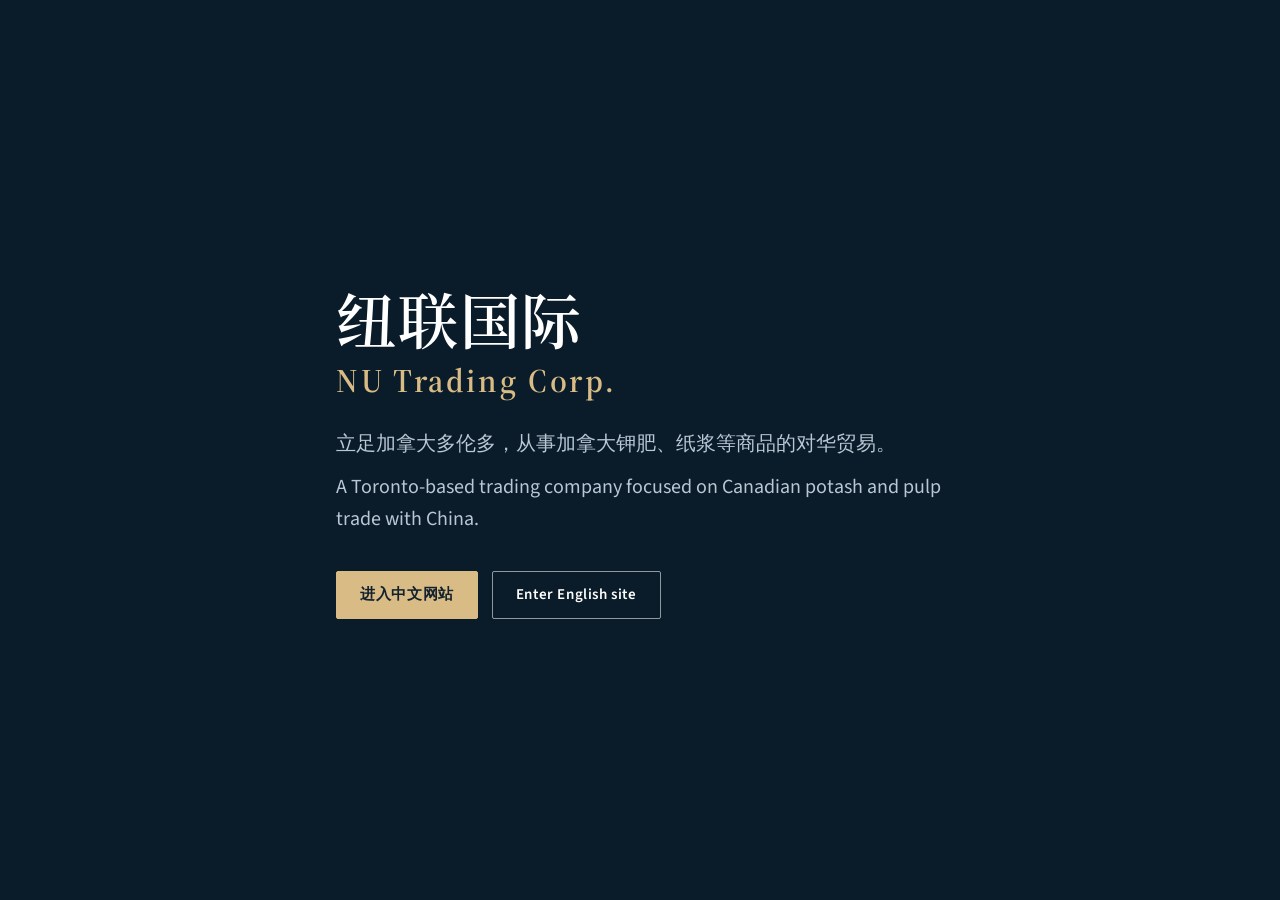
<file: index.html>
<!doctype html>
<html lang="zh-Hans">
<head>
<meta charset="utf-8">
<meta name="viewport" content="width=device-width, initial-scale=1, viewport-fit=cover">
<title>纽联国际 NU Trading Corp.｜加拿大钾肥与纸浆对华贸易</title>
<meta name="description" content="纽联国际【以注册名为准】是立足加拿大多伦多的贸易公司，主营加拿大钾肥对华贸易，同时经营纸浆，并正在拓展鱼粉与阿拉斯加海鲜业务。">
<link rel="canonical" href="https://nutrading.ca/">
<link rel="alternate" hreflang="zh-Hans" href="https://nutrading.ca/zh/">
<link rel="alternate" hreflang="en" href="https://nutrading.ca/en/">
<link rel="alternate" hreflang="x-default" href="https://nutrading.ca/">
<meta property="og:image" content="https://nutrading.ca/assets/img/og-cover.png">
<link rel="icon" href="assets/img/favicon.svg" type="image/svg+xml">
<link rel="stylesheet" href="assets/css/site.css">
<script type="application/ld+json">{
 "@context": "https://schema.org",
 "@type": "Organization",
 "@id": "https://nutrading.ca/#organization",
 "name": "NU Trading Corp.【以注册名为准】",
 "alternateName": [
  "纽联国际",
  "NU Trading"
 ],
 "legalName": "【公司注册名，以注册证书为准】",
 "url": "https://nutrading.ca/",
 "logo": "https://nutrading.ca/assets/img/logo.png",
 "foundingDate": "【成立年份】",
 "email": "【邮箱】",
 "telephone": "【电话】",
 "address": {
  "@type": "PostalAddress",
  "streetAddress": "【公司地址】",
  "addressLocality": "【城市】",
  "addressRegion": "ON",
  "addressCountry": "CA"
 },
 "description": "纽联国际【以注册名为准】是立足加拿大多伦多的贸易公司，主营加拿大钾肥对华贸易，同时经营纸浆，并正在拓展鱼粉与阿拉斯加海鲜业务。",
 "knowsAbout": [
  "Potash",
  "Potassium chloride",
  "Northern bleached softwood kraft pulp",
  "Dissolving pulp",
  "Fishmeal",
  "Alaska king crab",
  "Snow crab",
  "Canada–China trade"
 ]
}</script><script type="application/ld+json">{
 "@context": "https://schema.org",
 "@type": "WebSite",
 "@id": "https://nutrading.ca/#website",
 "url": "https://nutrading.ca/",
 "name": "纽联国际 NU Trading Corp.",
 "inLanguage": [
  "zh-Hans",
  "en"
 ],
 "publisher": {
  "@id": "https://nutrading.ca/#organization"
 }
}</script>
</head>
<body>
<main id="main" class="hero root-entry"><div class="wrap">
<h1>纽联国际<br><span lang="en">NU Trading Corp.</span></h1>
<p class="lead">立足加拿大多伦多，从事加拿大钾肥、纸浆等商品的对华贸易。</p>
<p class="lead" lang="en">A Toronto-based trading company focused on Canadian potash and pulp trade with China.</p>
<div class="actions"><a class="btn primary" href="zh/" hreflang="zh-Hans">进入中文网站</a><a class="btn" href="en/" hreflang="en" lang="en">Enter English site</a></div>
</div></main>
</body>
</html>
</file>
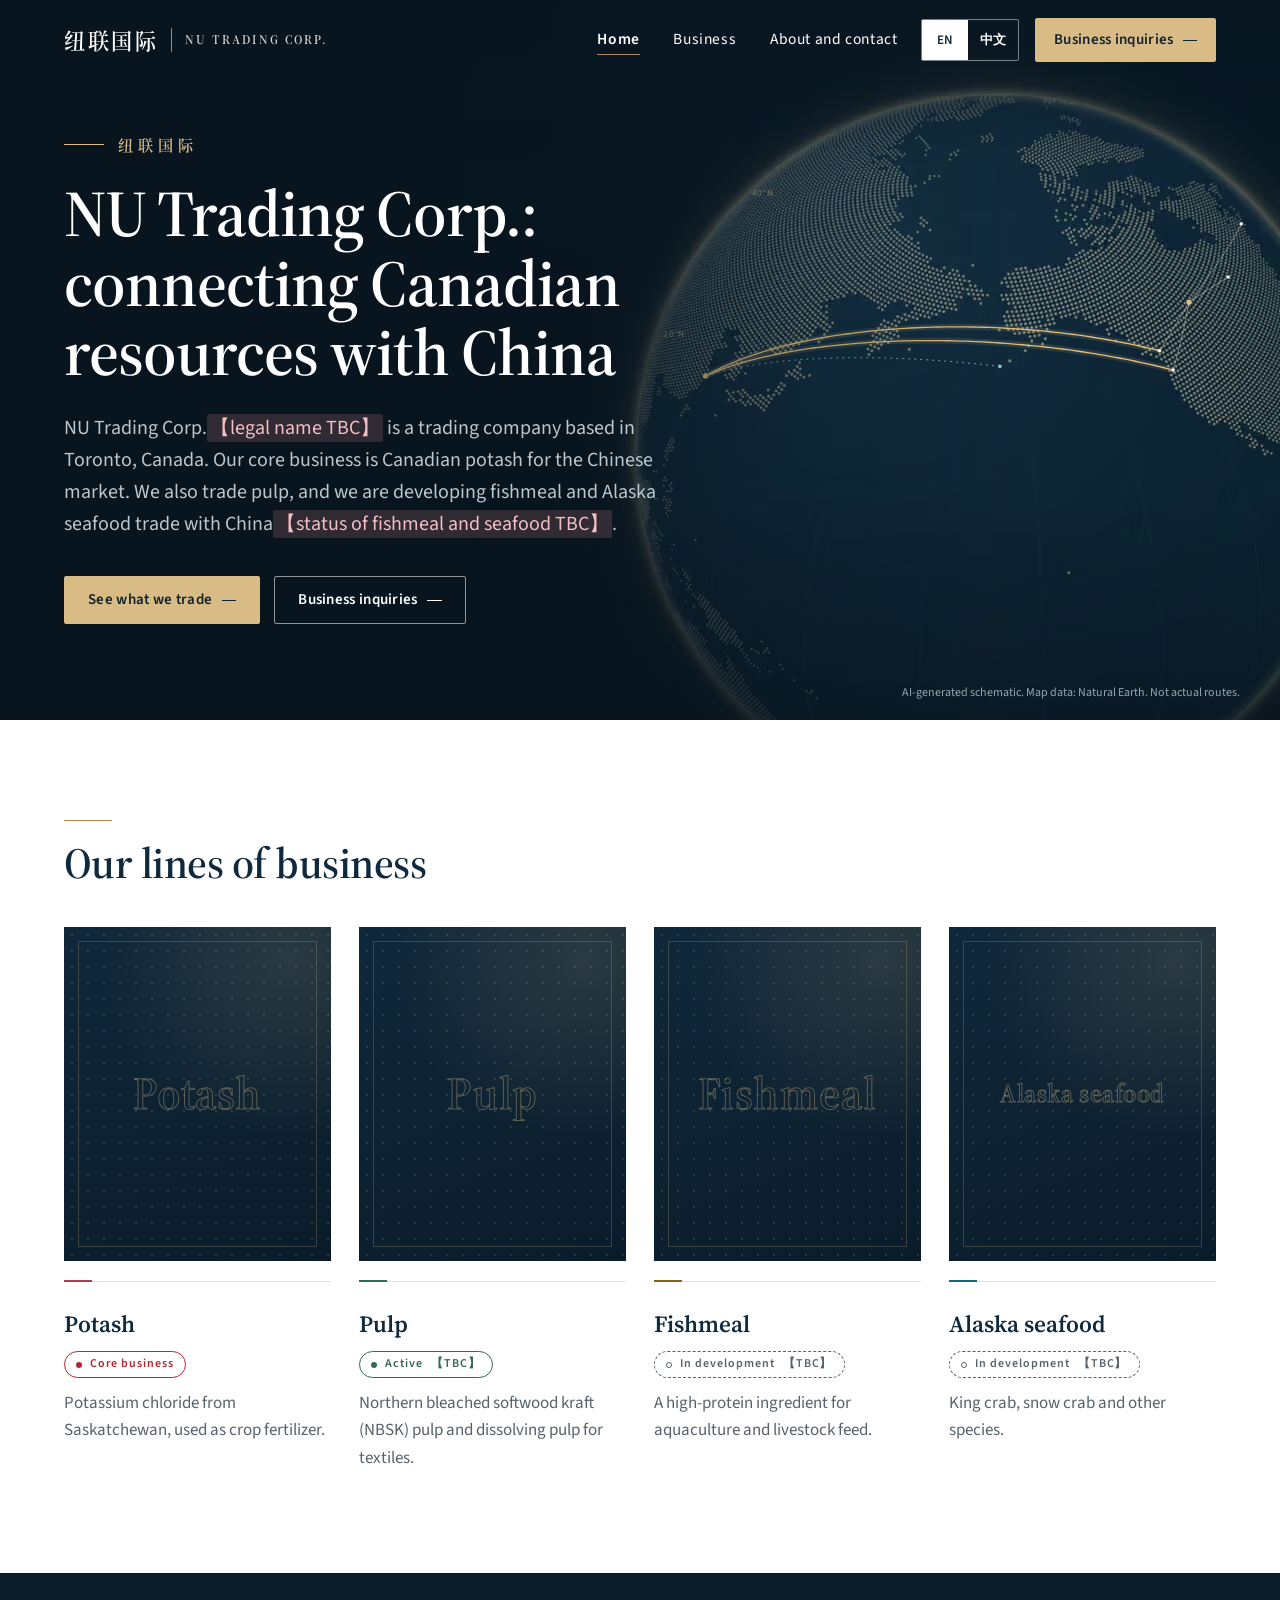
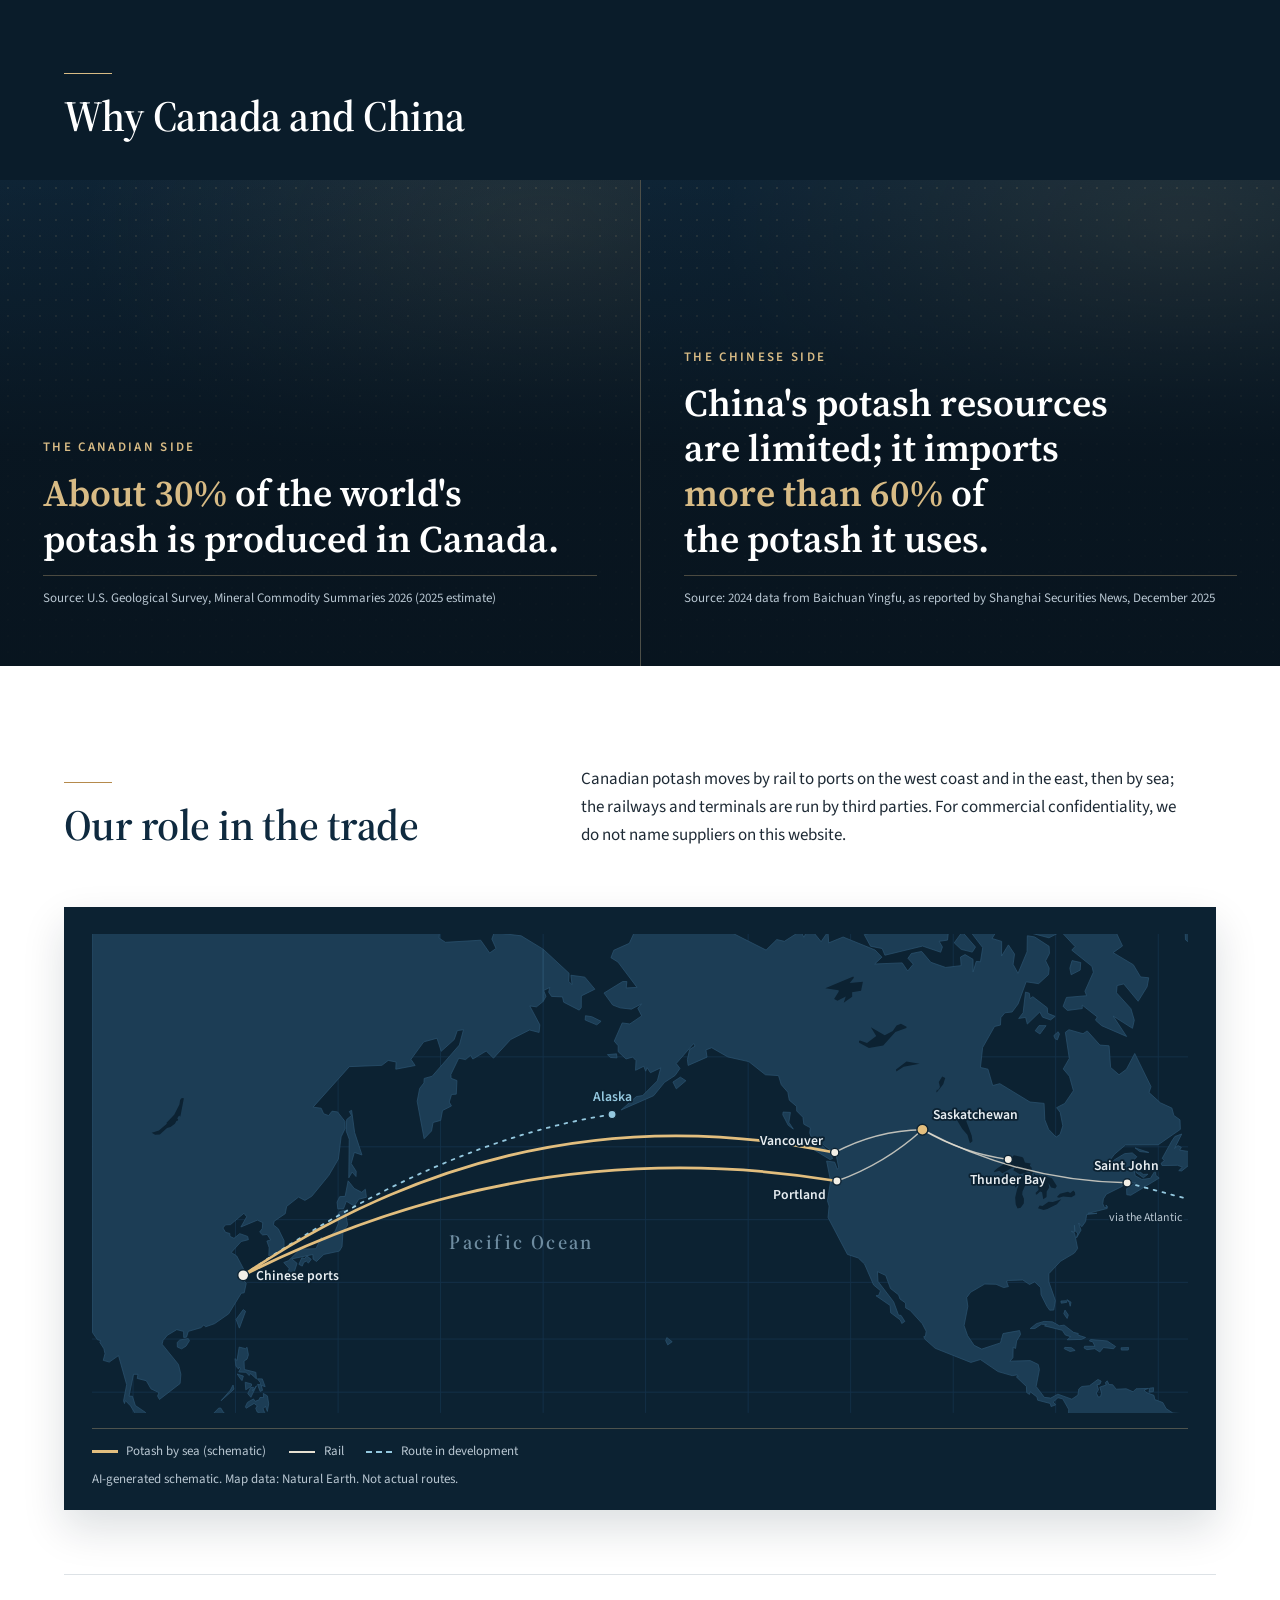
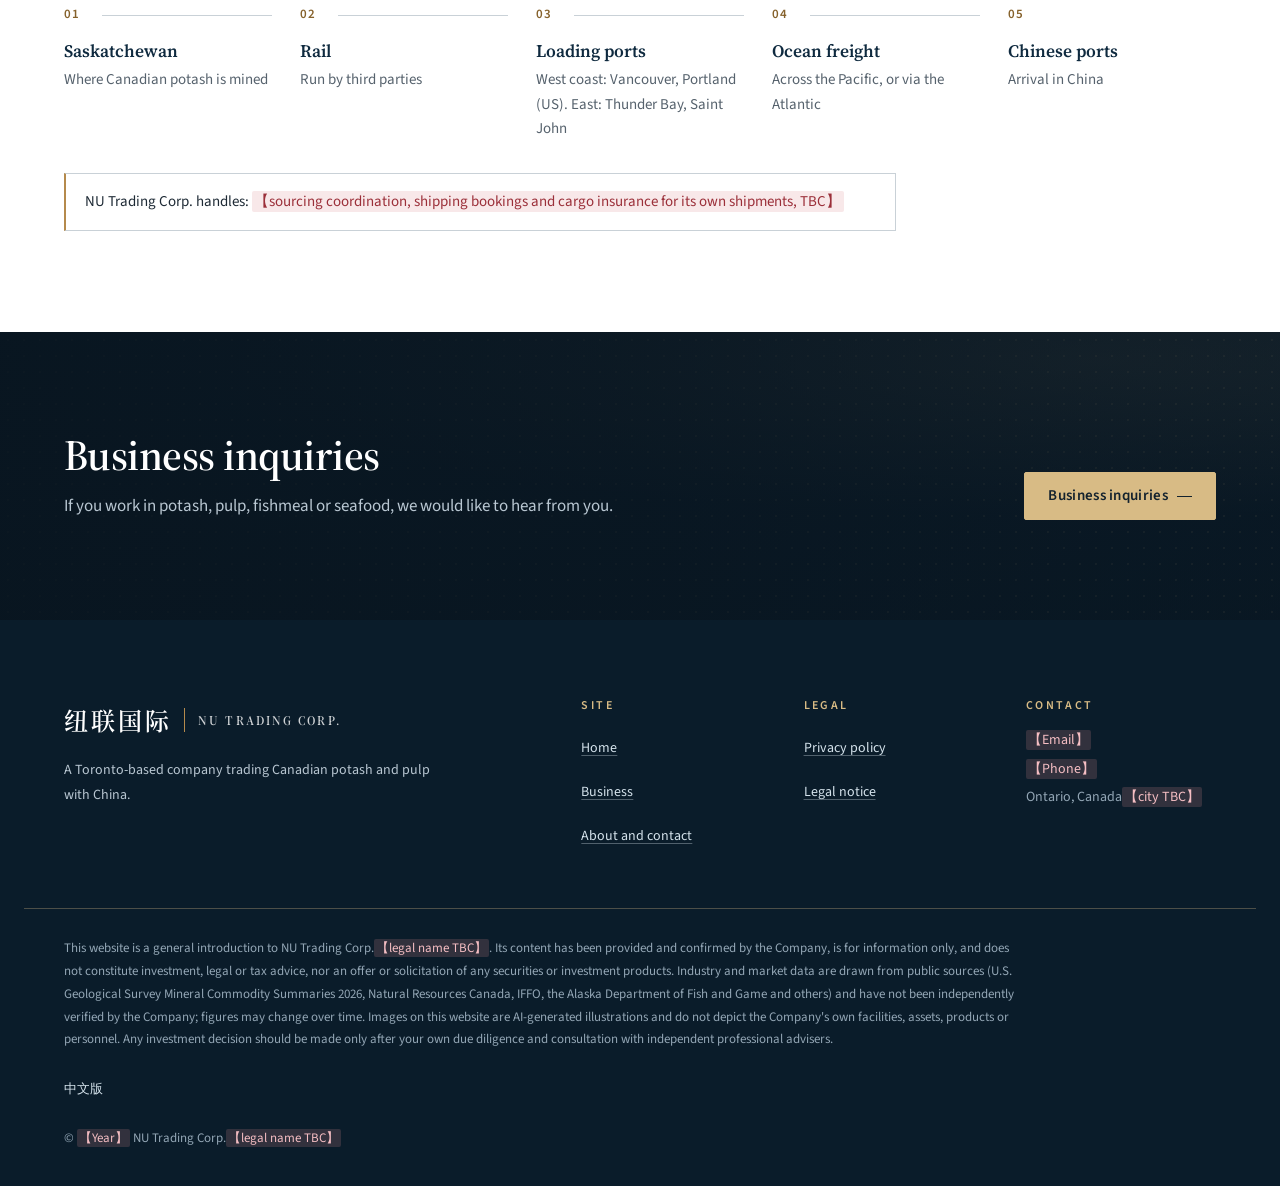
<file: en/index.html>
<!doctype html>
<html lang="en">
<head>
<meta charset="utf-8">
<meta name="viewport" content="width=device-width, initial-scale=1, viewport-fit=cover">
<title>NU Trading Corp. | Canadian potash and pulp trade with China | Toronto</title>
<meta name="description" content="NU Trading Corp.【legal name TBC】 is a Toronto-based trading company. Its core business is Canadian potash for China; it also trades pulp and is developing fishmeal and Alaska seafood.">
<link rel="canonical" href="https://nutrading.ca/en/">
<link rel="alternate" hreflang="en" href="https://nutrading.ca/en/">
<link rel="alternate" hreflang="zh-Hans" href="https://nutrading.ca/zh/">
<link rel="alternate" hreflang="x-default" href="https://nutrading.ca/">
<meta property="og:type" content="website">
<meta property="og:site_name" content="纽联国际 NU Trading Corp.">
<meta property="og:title" content="NU Trading Corp. | Canadian potash and pulp trade with China | Toronto">
<meta property="og:description" content="NU Trading Corp.【legal name TBC】 is a Toronto-based trading company. Its core business is Canadian potash for China; it also trades pulp and is developing fishmeal and Alaska seafood.">
<meta property="og:url" content="https://nutrading.ca/en/">
<meta property="og:image" content="https://nutrading.ca/assets/img/og-cover.png">
<meta property="og:image:width" content="1200"><meta property="og:image:height" content="630">
<meta property="og:locale" content="en_CA">
<meta property="og:locale:alternate" content="zh_CN">
<meta name="twitter:card" content="summary_large_image">
<link rel="icon" href="../assets/img/favicon.svg" type="image/svg+xml">
<link rel="apple-touch-icon" href="../assets/img/apple-touch-icon.png">
<meta name="theme-color" content="#0A1C2A">
<link rel="preload" href="../assets/fonts/nu-display-semibold.woff2" as="font" type="font/woff2" crossorigin>
<link rel="preload" href="../assets/fonts/nu-sans-regular.woff2" as="font" type="font/woff2" crossorigin>
<link rel="preload" as="image" type="image/avif" media="(max-width: 47.99rem)" imagesrcset="../assets/img/hero/globe-m-540.avif 540w, ../assets/img/hero/globe-m-828.avif 828w, ../assets/img/hero/globe-m-1080.avif 1080w" imagesizes="100vw" fetchpriority="high">
<link rel="preload" as="image" type="image/avif" media="(min-width: 48rem)" imagesrcset="../assets/img/hero/globe-1280.avif 1280w, ../assets/img/hero/globe-1920.avif 1920w, ../assets/img/hero/globe-2560.avif 2560w" imagesizes="100vw" fetchpriority="high">
<link rel="stylesheet" href="../assets/css/site.css">
<script>document.documentElement.classList.add('js')</script>
<script type="application/ld+json">{
 "@context": "https://schema.org",
 "@type": "Organization",
 "@id": "https://nutrading.ca/#organization",
 "name": "NU Trading Corp.【以注册名为准】",
 "alternateName": [
  "纽联国际",
  "NU Trading"
 ],
 "legalName": "【公司注册名，以注册证书为准】",
 "url": "https://nutrading.ca/",
 "logo": "https://nutrading.ca/assets/img/logo.png",
 "foundingDate": "【成立年份】",
 "email": "【邮箱】",
 "telephone": "【电话】",
 "address": {
  "@type": "PostalAddress",
  "streetAddress": "【公司地址】",
  "addressLocality": "【城市】",
  "addressRegion": "ON",
  "addressCountry": "CA"
 },
 "description": "NU Trading Corp.【legal name TBC】 is a Toronto-based trading company. Its core business is Canadian potash for China; it also trades pulp and is developing fishmeal and Alaska seafood.",
 "knowsAbout": [
  "Potash",
  "Potassium chloride",
  "Northern bleached softwood kraft pulp",
  "Dissolving pulp",
  "Fishmeal",
  "Alaska king crab",
  "Snow crab",
  "Canada–China trade"
 ]
}</script><script type="application/ld+json">{
 "@context": "https://schema.org",
 "@type": "WebSite",
 "@id": "https://nutrading.ca/#website",
 "url": "https://nutrading.ca/",
 "name": "纽联国际 NU Trading Corp.",
 "inLanguage": [
  "zh-Hans",
  "en"
 ],
 "publisher": {
  "@id": "https://nutrading.ca/#organization"
 }
}</script>
</head>
<body class="has-hero">
<div class="wx-share" aria-hidden="true"><img src="../assets/img/wechat-share.jpg" width="600" height="600" alt=""></div>
<a class="skip" href="#main">Skip to content</a>
<header class="site-header" data-header>
<div class="wrap bar">
<a class="brand" href="index.html"><span class="brand-zh">纽联国际</span><span class="brand-rule" aria-hidden="true"></span><span class="brand-en">NU Trading Corp.</span></a>
<nav class="nav" id="nav-en" aria-label="Main navigation">
<ul><li><a href="index.html" aria-current="page">Home</a></li><li><a href="business.html">Business</a></li><li><a href="about.html">About and contact</a></li></ul>
<a class="btn btn-gold nav-cta" href="about.html#contact">Business inquiries</a>
</nav>
<div class="bar-actions">
<p class="lang-switch"><span class="lang-cur" aria-hidden="true">EN</span><a class="lang-link" href="../zh/index.html" hreflang="zh-Hans" lang="zh-Hans" aria-label="中文（Switch to Chinese）">中文</a></p>
<a class="btn btn-gold head-cta" href="about.html#contact">Business inquiries</a>
<button class="menu-btn" type="button" aria-expanded="false" aria-controls="nav-en" data-menu data-open="Menu" data-close="Close"><span class="menu-icon" aria-hidden="true"></span><span class="menu-text">Menu</span></button>
</div>
</div>
</header>
<main id="main">
<section class="hero hero-globe">
<div class="hero-media" aria-hidden="true"><picture><source media="(max-width: 47.99rem)" type="image/avif" srcset="../assets/img/hero/globe-m-540.avif 540w, ../assets/img/hero/globe-m-828.avif 828w, ../assets/img/hero/globe-m-1080.avif 1080w" sizes="100vw" width="1080" height="680"><source media="(max-width: 47.99rem)" type="image/webp" srcset="../assets/img/hero/globe-m-540.webp 540w, ../assets/img/hero/globe-m-828.webp 828w, ../assets/img/hero/globe-m-1080.webp 1080w" sizes="100vw" width="1080" height="680"><source media="(max-width: 47.99rem)" srcset="../assets/img/hero/globe-m-540.jpg 540w, ../assets/img/hero/globe-m-828.jpg 828w, ../assets/img/hero/globe-m-1080.jpg 1080w" sizes="100vw" width="1080" height="680"><source type="image/avif" srcset="../assets/img/hero/globe-1280.avif 1280w, ../assets/img/hero/globe-1920.avif 1920w, ../assets/img/hero/globe-2560.avif 2560w" sizes="100vw"><source type="image/webp" srcset="../assets/img/hero/globe-1280.webp 1280w, ../assets/img/hero/globe-1920.webp 1920w, ../assets/img/hero/globe-2560.webp 2560w" sizes="100vw"><img src="../assets/img/hero/globe-1280.jpg" srcset="../assets/img/hero/globe-1280.jpg 1280w, ../assets/img/hero/globe-1920.jpg 1920w, ../assets/img/hero/globe-2560.jpg 2560w" sizes="100vw" width="2560" height="1440" alt="" fetchpriority="high" decoding="async"></picture><svg class="globe-routes gr-d" viewBox="0 0 2560 1440" preserveAspectRatio="xMaxYMid slice" aria-hidden="true" focusable="false" xmlns="http://www.w3.org/2000/svg"><text class="g-lab" x="1326" y="673">20°N</text><text class="g-lab" x="1503" y="391">40°N</text><path class="g-rail" d="M2377.9,604.5L2375.6,608.5L2373.3,612.5L2371.0,616.6L2368.7,620.7L2366.3,624.8L2363.9,628.9L2361.4,633.0L2359.0,637.2L2356.5,641.3L2354.0,645.5L2351.5,649.7L2348.9,654.0L2346.3,658.2L2343.7,662.5L2341.1,666.8L2338.4,671.1L2335.7,675.4L2333.0,679.7L2330.2,684.1L2327.5,688.4L2324.7,692.8L2321.9,697.2L2319.0,701.6M2377.9,604.5L2376.9,610.1L2375.9,615.8L2374.8,621.5L2373.7,627.2L2372.6,633.0L2371.4,638.7L2370.2,644.5L2369.0,650.3L2367.7,656.2L2366.4,662.0L2365.1,667.9L2363.7,673.8L2362.3,679.8L2360.8,685.7L2359.3,691.7L2357.8,697.7L2356.3,703.7L2354.7,709.7L2353.0,715.8L2351.4,721.9L2349.7,727.9L2348.0,734.1L2346.2,740.2M2377.9,604.5L2381.6,602.1L2385.3,599.6L2389.0,597.2L2392.7,594.8L2396.3,592.5L2399.9,590.1L2403.4,587.8L2407.0,585.5L2410.5,583.3L2413.9,581.0L2417.4,578.8L2420.8,576.6L2424.1,574.5L2427.5,572.3L2430.8,570.2L2434.1,568.1L2437.3,566.0L2440.5,564.0L2443.7,561.9L2446.8,560.0L2450.0,558.0L2453.0,556.0L2456.1,554.1M2377.9,604.5L2384.4,596.0L2390.8,587.7L2397.0,579.5L2403.1,571.4L2408.9,563.4L2414.6,555.7L2420.1,548.0L2425.5,540.5L2430.6,533.1L2435.6,525.9L2440.4,518.9L2445.0,512.0L2449.4,505.3L2453.6,498.7L2457.6,492.4L2461.5,486.2L2465.1,480.1L2468.5,474.3L2471.8,468.6L2474.8,463.1L2477.6,457.8L2480.3,452.6L2482.7,447.7"/><path class="g-dev" d="M1999.8,732.8L1992.6,732.0L1985.3,731.1L1978.1,730.4L1970.9,729.6L1963.6,728.8L1956.4,728.1L1949.1,727.3L1941.8,726.6L1934.5,726.0L1927.2,725.3L1919.9,724.6L1912.6,724.0L1905.2,723.4L1897.9,722.8L1890.6,722.2L1883.3,721.7L1876.0,721.2L1868.6,720.7L1861.3,720.2L1854.0,719.7L1846.7,719.3L1839.4,718.9L1832.1,718.5L1824.8,718.1L1817.5,717.7L1810.2,717.4L1803.0,717.1L1795.8,716.8L1788.5,716.6L1781.3,716.3L1774.2,716.1L1767.0,715.9L1759.9,715.8L1752.7,715.6L1745.6,715.5L1738.6,715.5L1731.5,715.4L1724.5,715.4L1717.6,715.3L1710.6,715.4L1703.7,715.4L1696.8,715.5L1690.0,715.6L1683.2,715.7L1676.4,715.8L1669.7,716.0L1663.0,716.2L1656.4,716.4L1649.8,716.6L1643.3,716.9L1636.8,717.2L1630.3,717.5L1623.9,717.9L1617.6,718.2L1611.3,718.6L1605.0,719.0L1598.8,719.5L1592.7,719.9L1586.6,720.4L1580.6,720.9L1574.6,721.5L1568.7,722.0L1562.9,722.6L1557.1,723.2L1551.4,723.9L1545.7,724.5L1540.1,725.2L1534.6,725.9L1529.1,726.6L1523.7,727.3L1518.4,728.1L1513.1,728.9L1507.9,729.7L1502.8,730.5L1497.7,731.4L1492.7,732.2L1487.8,733.1L1482.9,734.0L1478.1,735.0L1473.4,735.9L1468.8,736.9L1464.2,737.8L1459.7,738.8L1455.2,739.8L1450.8,740.9L1446.5,741.9L1442.3,743.0L1438.1,744.1L1434.0,745.2L1430.0,746.3L1426.0,747.4L1422.2,748.6L1418.3,749.7L1414.6,750.9L1410.9,752.1"/><path class="g-glow" d="M2319.0,701.6L2310.2,699.4L2301.2,697.2L2292.0,695.1L2282.8,693.0L2273.5,690.9L2264.1,688.9L2254.5,686.9L2244.9,685.0L2235.2,683.1L2225.4,681.3L2215.4,679.5L2205.4,677.8L2195.3,676.1L2185.1,674.5L2174.8,672.9L2164.5,671.4L2154.0,669.9L2143.5,668.5L2132.9,667.2L2122.2,665.9L2111.5,664.7L2100.7,663.5L2089.8,662.4L2078.9,661.4L2067.9,660.4L2056.9,659.5L2045.8,658.6L2034.7,657.8L2023.6,657.1L2012.4,656.5L2001.2,655.9L1990.0,655.4L1978.7,654.9L1967.4,654.5L1956.1,654.2L1944.8,654.0L1933.5,653.8L1922.3,653.7L1911.0,653.7L1899.7,653.7L1888.4,653.8L1877.2,654.0L1865.9,654.3L1854.8,654.6L1843.6,655.0L1832.5,655.5L1821.4,656.0L1810.4,656.6L1799.4,657.3L1788.5,658.1L1777.6,658.9L1766.8,659.8L1756.1,660.8L1745.4,661.8L1734.8,662.9L1724.3,664.1L1713.9,665.3L1703.6,666.6L1693.4,668.0L1683.2,669.4L1673.2,670.9L1663.3,672.4L1653.4,674.0L1643.7,675.7L1634.1,677.5L1624.7,679.3L1615.3,681.1L1606.1,683.0L1597.0,685.0L1588.0,687.0L1579.2,689.1L1570.5,691.3L1561.9,693.4L1553.5,695.7L1545.2,698.0L1537.0,700.3L1529.0,702.7L1521.2,705.1L1513.4,707.6L1505.9,710.1L1498.5,712.6L1491.2,715.2L1484.1,717.9L1477.2,720.5L1470.4,723.2L1463.7,726.0L1457.2,728.8L1450.9,731.6L1444.7,734.4L1438.7,737.3L1432.8,740.2L1427.1,743.1L1421.5,746.1L1416.1,749.1L1410.9,752.1"/><path class="g-glow" d="M2346.2,740.2L2337.2,737.8L2328.0,735.5L2318.7,733.3L2309.4,731.0L2299.9,728.8L2290.3,726.7L2280.6,724.6L2270.8,722.5L2260.9,720.4L2250.9,718.4L2240.8,716.5L2230.6,714.6L2220.3,712.7L2209.9,710.9L2199.4,709.1L2188.9,707.4L2178.3,705.7L2167.6,704.0L2156.8,702.5L2145.9,700.9L2135.0,699.4L2124.0,698.0L2112.9,696.6L2101.8,695.3L2090.7,694.0L2079.4,692.8L2068.2,691.7L2056.9,690.6L2045.5,689.5L2034.1,688.6L2022.7,687.6L2011.3,686.8L1999.8,686.0L1988.3,685.2L1976.8,684.5L1965.3,683.9L1953.8,683.4L1942.2,682.9L1930.7,682.4L1919.2,682.1L1907.7,681.8L1896.2,681.5L1884.7,681.4L1873.3,681.2L1861.9,681.2L1850.5,681.2L1839.2,681.3L1827.9,681.4L1816.6,681.6L1805.4,681.9L1794.3,682.2L1783.2,682.6L1772.2,683.1L1761.2,683.6L1750.3,684.2L1739.5,684.9L1728.8,685.6L1718.2,686.4L1707.6,687.2L1697.2,688.1L1686.8,689.1L1676.5,690.1L1666.4,691.2L1656.3,692.3L1646.4,693.5L1636.5,694.7L1626.8,696.0L1617.2,697.4L1607.7,698.8L1598.4,700.3L1589.2,701.8L1580.1,703.4L1571.1,705.0L1562.3,706.7L1553.6,708.5L1545.0,710.2L1536.6,712.1L1528.3,713.9L1520.2,715.9L1512.2,717.8L1504.4,719.8L1496.7,721.9L1489.2,724.0L1481.8,726.1L1474.6,728.3L1467.5,730.5L1460.6,732.8L1453.8,735.1L1447.2,737.4L1440.8,739.8L1434.5,742.2L1428.3,744.6L1422.4,747.0L1416.5,749.5L1410.9,752.1"/><path class="g-sea g-draw" pathLength="1" d="M2319.0,701.6L2310.2,699.4L2301.2,697.2L2292.0,695.1L2282.8,693.0L2273.5,690.9L2264.1,688.9L2254.5,686.9L2244.9,685.0L2235.2,683.1L2225.4,681.3L2215.4,679.5L2205.4,677.8L2195.3,676.1L2185.1,674.5L2174.8,672.9L2164.5,671.4L2154.0,669.9L2143.5,668.5L2132.9,667.2L2122.2,665.9L2111.5,664.7L2100.7,663.5L2089.8,662.4L2078.9,661.4L2067.9,660.4L2056.9,659.5L2045.8,658.6L2034.7,657.8L2023.6,657.1L2012.4,656.5L2001.2,655.9L1990.0,655.4L1978.7,654.9L1967.4,654.5L1956.1,654.2L1944.8,654.0L1933.5,653.8L1922.3,653.7L1911.0,653.7L1899.7,653.7L1888.4,653.8L1877.2,654.0L1865.9,654.3L1854.8,654.6L1843.6,655.0L1832.5,655.5L1821.4,656.0L1810.4,656.6L1799.4,657.3L1788.5,658.1L1777.6,658.9L1766.8,659.8L1756.1,660.8L1745.4,661.8L1734.8,662.9L1724.3,664.1L1713.9,665.3L1703.6,666.6L1693.4,668.0L1683.2,669.4L1673.2,670.9L1663.3,672.4L1653.4,674.0L1643.7,675.7L1634.1,677.5L1624.7,679.3L1615.3,681.1L1606.1,683.0L1597.0,685.0L1588.0,687.0L1579.2,689.1L1570.5,691.3L1561.9,693.4L1553.5,695.7L1545.2,698.0L1537.0,700.3L1529.0,702.7L1521.2,705.1L1513.4,707.6L1505.9,710.1L1498.5,712.6L1491.2,715.2L1484.1,717.9L1477.2,720.5L1470.4,723.2L1463.7,726.0L1457.2,728.8L1450.9,731.6L1444.7,734.4L1438.7,737.3L1432.8,740.2L1427.1,743.1L1421.5,746.1L1416.1,749.1L1410.9,752.1"/><path class="g-sea g-draw g-d2" pathLength="1" d="M2346.2,740.2L2337.2,737.8L2328.0,735.5L2318.7,733.3L2309.4,731.0L2299.9,728.8L2290.3,726.7L2280.6,724.6L2270.8,722.5L2260.9,720.4L2250.9,718.4L2240.8,716.5L2230.6,714.6L2220.3,712.7L2209.9,710.9L2199.4,709.1L2188.9,707.4L2178.3,705.7L2167.6,704.0L2156.8,702.5L2145.9,700.9L2135.0,699.4L2124.0,698.0L2112.9,696.6L2101.8,695.3L2090.7,694.0L2079.4,692.8L2068.2,691.7L2056.9,690.6L2045.5,689.5L2034.1,688.6L2022.7,687.6L2011.3,686.8L1999.8,686.0L1988.3,685.2L1976.8,684.5L1965.3,683.9L1953.8,683.4L1942.2,682.9L1930.7,682.4L1919.2,682.1L1907.7,681.8L1896.2,681.5L1884.7,681.4L1873.3,681.2L1861.9,681.2L1850.5,681.2L1839.2,681.3L1827.9,681.4L1816.6,681.6L1805.4,681.9L1794.3,682.2L1783.2,682.6L1772.2,683.1L1761.2,683.6L1750.3,684.2L1739.5,684.9L1728.8,685.6L1718.2,686.4L1707.6,687.2L1697.2,688.1L1686.8,689.1L1676.5,690.1L1666.4,691.2L1656.3,692.3L1646.4,693.5L1636.5,694.7L1626.8,696.0L1617.2,697.4L1607.7,698.8L1598.4,700.3L1589.2,701.8L1580.1,703.4L1571.1,705.0L1562.3,706.7L1553.6,708.5L1545.0,710.2L1536.6,712.1L1528.3,713.9L1520.2,715.9L1512.2,717.8L1504.4,719.8L1496.7,721.9L1489.2,724.0L1481.8,726.1L1474.6,728.3L1467.5,730.5L1460.6,732.8L1453.8,735.1L1447.2,737.4L1440.8,739.8L1434.5,742.2L1428.3,744.6L1422.4,747.0L1416.5,749.5L1410.9,752.1"/><circle class="gn main" cx="2377.9" cy="604.5" r="5"/><circle class="gn" cx="2319.0" cy="701.6" r="3.6"/><circle class="gn" cx="2346.2" cy="740.2" r="3.6"/><circle class="gn" cx="2456.1" cy="554.1" r="3.6"/><circle class="gn" cx="2482.7" cy="447.7" r="3.6"/><circle class="gn main" cx="1410.9" cy="752.1" r="5"/><circle class="gn dev" cx="1999.8" cy="732.8" r="3.6"/></svg><svg class="globe-routes gr-m" viewBox="0 0 1080 680" preserveAspectRatio="xMidYMid slice" aria-hidden="true" focusable="false" xmlns="http://www.w3.org/2000/svg"><text class="g-lab" x="-14" y="508">20°N</text><text class="g-lab" x="125" y="280">40°N</text><text class="g-lab" x="453" y="109">60°N</text><path class="g-rail" d="M890.5,397.0L889.5,400.4L888.4,403.9L887.3,407.3L886.2,410.8L885.0,414.2L883.8,417.7L882.6,421.3L881.4,424.8L880.2,428.4L878.9,432.0L877.6,435.6L876.3,439.2L874.9,442.8L873.5,446.5L872.2,450.1L870.7,453.8L869.3,457.5L867.8,461.3L866.3,465.0L864.8,468.8L863.3,472.6L861.7,476.4L860.1,480.2M890.5,397.0L890.7,401.7L890.8,406.3L890.9,411.0L890.9,415.7L891.0,420.5L890.9,425.3L890.9,430.1L890.8,434.9L890.7,439.7L890.6,444.6L890.4,449.5L890.2,454.4L889.9,459.3L889.7,464.3L889.4,469.3L889.0,474.3L888.6,479.3L888.2,484.4L887.8,489.5L887.3,494.5L886.8,499.6L886.3,504.8L885.7,509.9M890.5,397.0L892.9,394.8L895.3,392.6L897.6,390.4L899.9,388.3L902.2,386.2L904.4,384.0L906.6,382.0L908.8,379.9L911.0,377.9L913.1,375.9L915.3,373.9L917.3,371.9L919.4,370.0L921.4,368.0L923.4,366.1L925.4,364.3L927.4,362.4L929.3,360.6L931.2,358.8L933.0,357.1L934.8,355.3L936.6,353.6L938.4,351.9M890.5,397.0L894.0,389.8L897.4,382.6L900.6,375.6L903.6,368.7L906.5,362.0L909.2,355.4L911.8,348.9L914.3,342.6L916.5,336.4L918.7,330.4L920.6,324.5L922.4,318.8L924.1,313.3L925.6,307.9L926.9,302.7L928.1,297.6L929.1,292.7L929.9,288.0L930.6,283.4L931.1,279.0L931.5,274.8L931.6,270.8L931.7,267.0"/><path class="g-dev" d="M610.3,531.4L604.3,531.3L598.3,531.3L592.3,531.3L586.3,531.3L580.3,531.4L574.3,531.4L568.2,531.5L562.2,531.6L556.1,531.7L550.0,531.8L543.9,532.0L537.8,532.1L531.7,532.3L525.6,532.5L519.5,532.7L513.3,533.0L507.2,533.2L501.1,533.5L494.9,533.8L488.8,534.1L482.6,534.5L476.5,534.9L470.3,535.2L464.2,535.6L458.0,536.1L451.9,536.5L445.7,537.0L439.6,537.5L433.5,538.0L427.3,538.5L421.2,539.0L415.1,539.6L409.0,540.2L402.9,540.8L396.9,541.4L390.8,542.1L384.8,542.8L378.8,543.4L372.8,544.2L366.8,544.9L360.8,545.6L354.9,546.4L348.9,547.2L343.0,548.0L337.2,548.8L331.3,549.7L325.5,550.6L319.7,551.5L313.9,552.4L308.2,553.3L302.5,554.2L296.8,555.2L291.1,556.2L285.5,557.2L280.0,558.2L274.4,559.2L268.9,560.3L263.4,561.4L258.0,562.5L252.6,563.6L247.3,564.7L242.0,565.8L236.7,567.0L231.5,568.1L226.3,569.3L221.2,570.5L216.1,571.7L211.0,573.0L206.0,574.2L201.0,575.5L196.1,576.7L191.3,578.0L186.5,579.3L181.7,580.6L177.0,582.0L172.3,583.3L167.7,584.7L163.1,586.0L158.6,587.4L154.1,588.8L149.7,590.2L145.3,591.6L141.0,593.0L136.8,594.4L132.6,595.8L128.4,597.3L124.3,598.7L120.2,600.2L116.2,601.7L112.3,603.2L108.4,604.6L104.5,606.1L100.7,607.6L97.0,609.1L93.3,610.7"/><path class="g-glow" d="M860.1,480.2L853.1,479.0L846.0,477.9L838.8,476.8L831.6,475.7L824.2,474.8L816.7,473.8L809.2,472.9L801.5,472.1L793.8,471.3L786.0,470.6L778.1,469.9L770.1,469.3L762.0,468.7L753.9,468.2L745.6,467.8L737.3,467.4L729.0,467.0L720.5,466.8L712.0,466.5L703.4,466.4L694.8,466.3L686.1,466.2L677.3,466.3L668.5,466.4L659.6,466.5L650.7,466.7L641.7,467.0L632.7,467.3L623.7,467.7L614.6,468.2L605.4,468.7L596.3,469.3L587.1,469.9L577.8,470.6L568.6,471.4L559.3,472.2L550.1,473.1L540.8,474.1L531.5,475.1L522.2,476.2L512.8,477.3L503.5,478.5L494.2,479.8L484.9,481.1L475.7,482.5L466.4,484.0L457.1,485.5L447.9,487.1L438.7,488.7L429.5,490.4L420.4,492.1L411.3,493.9L402.2,495.8L393.2,497.7L384.2,499.7L375.3,501.7L366.4,503.7L357.6,505.9L348.8,508.0L340.2,510.3L331.5,512.5L323.0,514.8L314.5,517.2L306.1,519.6L297.7,522.1L289.4,524.6L281.3,527.1L273.2,529.7L265.2,532.3L257.2,535.0L249.4,537.7L241.7,540.4L234.0,543.2L226.5,546.0L219.1,548.8L211.7,551.7L204.5,554.6L197.4,557.5L190.3,560.5L183.4,563.4L176.6,566.5L169.9,569.5L163.3,572.5L156.9,575.6L150.5,578.7L144.3,581.8L138.1,585.0L132.1,588.1L126.2,591.3L120.4,594.5L114.8,597.7L109.2,600.9L103.8,604.2L98.5,607.4L93.3,610.7"/><path class="g-glow" d="M885.7,509.9L878.6,508.6L871.4,507.4L864.1,506.2L856.8,505.0L849.3,503.9L841.7,502.8L834.0,501.8L826.2,500.8L818.4,499.9L810.4,499.0L802.4,498.2L794.3,497.4L786.0,496.6L777.8,496.0L769.4,495.3L760.9,494.7L752.4,494.2L743.8,493.7L735.1,493.3L726.4,493.0L717.5,492.6L708.7,492.4L699.7,492.2L690.7,492.0L681.7,491.9L672.6,491.9L663.4,491.9L654.2,492.0L644.9,492.1L635.6,492.3L626.3,492.6L616.9,492.9L607.5,493.2L598.1,493.6L588.6,494.1L579.1,494.6L569.6,495.2L560.1,495.9L550.6,496.6L541.0,497.3L531.5,498.2L521.9,499.0L512.4,500.0L502.8,501.0L493.3,502.0L483.7,503.1L474.2,504.2L464.7,505.5L455.3,506.7L445.8,508.0L436.4,509.4L427.0,510.8L417.6,512.3L408.3,513.8L399.0,515.4L389.8,517.0L380.6,518.7L371.5,520.4L362.4,522.2L353.4,524.0L344.4,525.9L335.5,527.8L326.7,529.8L317.9,531.8L309.3,533.8L300.6,535.9L292.1,538.0L283.7,540.2L275.3,542.4L267.0,544.7L258.8,546.9L250.7,549.3L242.7,551.6L234.8,554.0L226.9,556.4L219.2,558.9L211.6,561.4L204.1,563.9L196.7,566.5L189.3,569.1L182.1,571.7L175.1,574.3L168.1,577.0L161.2,579.7L154.4,582.4L147.8,585.1L141.3,587.9L134.9,590.7L128.6,593.5L122.4,596.3L116.3,599.1L110.4,602.0L104.6,604.9L98.9,607.8L93.3,610.7"/><path class="g-sea g-draw" pathLength="1" d="M860.1,480.2L853.1,479.0L846.0,477.9L838.8,476.8L831.6,475.7L824.2,474.8L816.7,473.8L809.2,472.9L801.5,472.1L793.8,471.3L786.0,470.6L778.1,469.9L770.1,469.3L762.0,468.7L753.9,468.2L745.6,467.8L737.3,467.4L729.0,467.0L720.5,466.8L712.0,466.5L703.4,466.4L694.8,466.3L686.1,466.2L677.3,466.3L668.5,466.4L659.6,466.5L650.7,466.7L641.7,467.0L632.7,467.3L623.7,467.7L614.6,468.2L605.4,468.7L596.3,469.3L587.1,469.9L577.8,470.6L568.6,471.4L559.3,472.2L550.1,473.1L540.8,474.1L531.5,475.1L522.2,476.2L512.8,477.3L503.5,478.5L494.2,479.8L484.9,481.1L475.7,482.5L466.4,484.0L457.1,485.5L447.9,487.1L438.7,488.7L429.5,490.4L420.4,492.1L411.3,493.9L402.2,495.8L393.2,497.7L384.2,499.7L375.3,501.7L366.4,503.7L357.6,505.9L348.8,508.0L340.2,510.3L331.5,512.5L323.0,514.8L314.5,517.2L306.1,519.6L297.7,522.1L289.4,524.6L281.3,527.1L273.2,529.7L265.2,532.3L257.2,535.0L249.4,537.7L241.7,540.4L234.0,543.2L226.5,546.0L219.1,548.8L211.7,551.7L204.5,554.6L197.4,557.5L190.3,560.5L183.4,563.4L176.6,566.5L169.9,569.5L163.3,572.5L156.9,575.6L150.5,578.7L144.3,581.8L138.1,585.0L132.1,588.1L126.2,591.3L120.4,594.5L114.8,597.7L109.2,600.9L103.8,604.2L98.5,607.4L93.3,610.7"/><path class="g-sea g-draw g-d2" pathLength="1" d="M885.7,509.9L878.6,508.6L871.4,507.4L864.1,506.2L856.8,505.0L849.3,503.9L841.7,502.8L834.0,501.8L826.2,500.8L818.4,499.9L810.4,499.0L802.4,498.2L794.3,497.4L786.0,496.6L777.8,496.0L769.4,495.3L760.9,494.7L752.4,494.2L743.8,493.7L735.1,493.3L726.4,493.0L717.5,492.6L708.7,492.4L699.7,492.2L690.7,492.0L681.7,491.9L672.6,491.9L663.4,491.9L654.2,492.0L644.9,492.1L635.6,492.3L626.3,492.6L616.9,492.9L607.5,493.2L598.1,493.6L588.6,494.1L579.1,494.6L569.6,495.2L560.1,495.9L550.6,496.6L541.0,497.3L531.5,498.2L521.9,499.0L512.4,500.0L502.8,501.0L493.3,502.0L483.7,503.1L474.2,504.2L464.7,505.5L455.3,506.7L445.8,508.0L436.4,509.4L427.0,510.8L417.6,512.3L408.3,513.8L399.0,515.4L389.8,517.0L380.6,518.7L371.5,520.4L362.4,522.2L353.4,524.0L344.4,525.9L335.5,527.8L326.7,529.8L317.9,531.8L309.3,533.8L300.6,535.9L292.1,538.0L283.7,540.2L275.3,542.4L267.0,544.7L258.8,546.9L250.7,549.3L242.7,551.6L234.8,554.0L226.9,556.4L219.2,558.9L211.6,561.4L204.1,563.9L196.7,566.5L189.3,569.1L182.1,571.7L175.1,574.3L168.1,577.0L161.2,579.7L154.4,582.4L147.8,585.1L141.3,587.9L134.9,590.7L128.6,593.5L122.4,596.3L116.3,599.1L110.4,602.0L104.6,604.9L98.9,607.8L93.3,610.7"/><circle class="gn main" cx="890.5" cy="397.0" r="5"/><circle class="gn" cx="860.1" cy="480.2" r="3.6"/><circle class="gn" cx="885.7" cy="509.9" r="3.6"/><circle class="gn" cx="938.4" cy="351.9" r="3.6"/><circle class="gn" cx="931.7" cy="267.0" r="3.6"/><circle class="gn main" cx="93.3" cy="610.7" r="5"/><circle class="gn dev" cx="610.3" cy="531.4" r="3.6"/></svg></div>
<div class="hero-shade" aria-hidden="true"></div>
<div class="wrap hero-inner">
<div class="hero-copy">
<p class="eyebrow" aria-hidden="true"><span class="eyebrow-zh">纽联国际</span></p>
<h1>NU Trading Corp.:<br>connecting Canadian resources with China</h1>
<p class="lead">NU Trading Corp.<span class="tbc">【legal name TBC】</span> is a trading company based in Toronto, Canada. Our core business is Canadian potash for the Chinese market. We also trade pulp, and we are developing fishmeal and Alaska seafood trade with China<span class="tbc">【status of fishmeal and seafood TBC】</span>.</p>
<div class="actions"><a class="btn btn-gold" href="business.html">See what we trade</a><a class="btn btn-ghost" href="about.html#contact">Business inquiries</a></div>
</div>
</div>
<p class="hero-credit">AI-generated schematic. Map data: Natural Earth. Not actual routes.</p>
<!-- 宣传片位置：客户书面同意公开后，在这里放自托管的 MP4（video controls preload="none" playsinline），不要嵌 YouTube。 -->
</section>
<section class="section lines">
<div class="wrap">
<div class="section-head"><h2>Our lines of business</h2></div>
<ul class="cards"><li class="card c-potash">
<div class="card-media is-empty"><div class="ph" data-slot="B1"><span class="ph-term" aria-hidden="true" style="--n:4">Potash</span></div></div>
<div class="card-body">
<h3><a href="business.html#potash">Potash</a></h3>
<span class="status main">Core business</span>
<p>Potassium chloride from Saskatchewan, used as crop fertilizer.</p>
</div>
</li><li class="card c-pulp">
<div class="card-media is-empty"><div class="ph" data-slot="B2"><span class="ph-term" aria-hidden="true" style="--n:4">Pulp</span></div></div>
<div class="card-body">
<h3><a href="business.html#pulp">Pulp</a></h3>
<span class="status active">Active<span class="tbc">【TBC】</span></span>
<p>Northern bleached softwood kraft (NBSK) pulp and dissolving pulp for textiles.</p>
</div>
</li><li class="card c-fish">
<div class="card-media is-empty"><div class="ph" data-slot="B3"><span class="ph-term" aria-hidden="true" style="--n:4">Fishmeal</span></div></div>
<div class="card-body">
<h3><a href="business.html#fishmeal">Fishmeal</a></h3>
<span class="status dev">In development<span class="tbc">【TBC】</span></span>
<p>A high-protein ingredient for aquaculture and livestock feed.</p>
</div>
</li><li class="card c-sea">
<div class="card-media is-empty"><div class="ph" data-slot="B4"><span class="ph-term" aria-hidden="true" style="--n:8">Alaska seafood</span></div></div>
<div class="card-body">
<h3><a href="business.html#seafood">Alaska seafood</a></h3>
<span class="status dev">In development<span class="tbc">【TBC】</span></span>
<p>King crab, snow crab and other species.</p>
</div>
</li></ul>
</div>
</section>
<section class="section why">
<div class="wrap"><div class="section-head on-dark"><h2>Why Canada and China</h2></div></div>
<div class="diptych"><div class="side-panel">
<div class="side-media is-empty"><div class="ph" data-slot="W1"></div></div>
<div class="side-copy"><h3 class="side">The Canadian side</h3><p class="fact"><span class="fact-text"><span class="fig">About 30%</span> of the world's potash is produced in Canada.</span><span class="src">Source: U.S. Geological Survey, Mineral Commodity Summaries 2026 (2025 estimate)</span></p></div>
</div><div class="side-panel">
<div class="side-media is-empty"><div class="ph" data-slot="W2"></div></div>
<div class="side-copy"><h3 class="side">The Chinese side</h3><p class="fact"><span class="fact-text">China's potash resources are limited; it imports <span class="fig">more than 60%</span> of the potash it uses.</span><span class="src">Source: 2024 data from Baichuan Yingfu, as reported by Shanghai Securities News, December 2025</span></p></div>
</div></div>
</section>
<section class="section role">
<div class="wrap role-grid">
<div class="section-head"><h2>Our role in the trade</h2></div>
<p>Canadian potash moves by rail to ports on the west coast and in the east, then by sea; the railways and terminals are run by third parties. For commercial confidentiality, we do not name suppliers on this website.</p>
</div>
<div class="wrap">
<figure class="map-figure"><svg class="map" viewBox="0 0 1200 524" role="img" aria-labelledby="mt-en md-en" xmlns="http://www.w3.org/2000/svg">
<title id="mt-en">Schematic shipping routes for Canadian potash to China</title><desc id="md-en">Schematic based on Natural Earth map data: potash moves by rail from Saskatchewan to Vancouver and Portland on the west coast and to Thunder Bay and Saint John in the east, then by sea to Chinese ports; the route from Alaska is in development. Not actual routes.</desc>
<path class="grid" d="M44.9,0V523.9M157.0,0V523.9M269.2,0V523.9M381.3,0V523.9M493.5,0V523.9M605.6,0V523.9M717.8,0V523.9M829.9,0V523.9M942.1,0V523.9M1054.2,0V523.9M1166.4,0V523.9M0,501.2H1200M0,443.1H1200M0,381.1H1200M0,312.5H1200M0,232.8H1200M0,134.4H1200"/>
<path class="land" d="M35.6,546.3L18.5,526.8L30.8,528.1L48.5,545.8L54.7,546.3L35.6,546.3ZM108.6,542.4L117.7,540.2L138.6,518.6L140.9,518.6L144.1,523.9L152.4,527.2L152.0,529.4L148.3,529.7L149.3,532.4L145.1,534.3L141.9,539.4L145.5,546.3L107.7,546.3L108.6,542.4ZM193.3,514.0L191.8,522.3L189.7,516.6L187.1,519.4L188.9,523.6L187.3,526.2L180.7,522.9L179.1,518.9L180.8,516.2L177.3,513.5L168.7,518.8L167.8,517.1L170.0,512.4L176.6,508.6L178.5,511.2L182.8,509.6L183.7,507.1L187.7,507.0L187.4,502.6L191.9,505.3L193.3,514.0ZM1156.4,501.2L1156.9,496.9L1161.3,496.3L1161.1,500.6L1156.4,501.2ZM179.9,494.2L173.8,506.8L170.4,502.8L173.5,496.2L176.6,495.8L175.7,499.7L179.9,494.2ZM141.2,510.5L151.3,499.1L154.3,493.4L155.3,498.0L141.2,510.5ZM167.6,490.4L174.5,492.2L174.4,494.5L168.2,498.7L167.6,490.4ZM189.4,495.2L185.1,493.7L186.6,499.2L183.9,500.4L181.1,492.7L184.4,493.1L184.4,491.0L180.9,486.6L186.3,486.7L189.4,495.2ZM164.1,488.6L161.7,485.7L158.8,481.3L165.6,483.6L164.1,488.6ZM167.9,453.6L169.6,452.1L171.1,460.3L169.6,465.1L166.3,467.1L166.7,476.4L179.2,479.5L179.9,486.7L173.4,480.8L172.0,483.0L168.4,479.5L160.5,479.1L162.6,475.2L160.9,473.9L160.2,476.0L157.4,472.6L156.4,464.5L158.6,466.5L161.0,451.9L167.9,453.6ZM1133.6,455.1L1126.1,455.2L1125.7,452.7L1134.0,452.4L1133.6,455.1ZM1069.9,456.7L1063.5,453.6L1064.2,452.2L1071.6,452.6L1075.5,455.6L1069.9,456.7ZM1092.4,443.6L1110.6,445.2L1119.7,451.3L1117.6,453.7L1106.5,452.4L1102.4,457.3L1097.0,453.7L1088.3,454.7L1085.3,452.9L1085.8,451.0L1097.2,451.0L1094.7,446.1L1091.1,445.2L1092.4,443.6ZM98.0,453.8L93.4,451.9L93.2,446.8L96.0,444.1L105.3,442.6L106.6,444.9L102.8,450.9L98.0,453.8ZM629.8,449.5L627.6,444.8L628.8,441.5L634.7,446.0L629.8,449.5ZM1058.2,428.6L1063.5,427.9L1073.7,435.8L1078.9,437.0L1078.5,438.7L1086.9,441.4L1082.5,443.5L1066.8,443.9L1070.6,440.6L1064.7,438.6L1061.4,433.5L1042.0,428.7L1044.1,427.2L1038.6,426.9L1031.5,431.6L1026.3,431.7L1033.0,426.3L1041.5,423.8L1050.7,424.3L1058.2,428.6ZM1066.7,420.6L1063.1,415.3L1064.4,411.4L1068.0,416.8L1066.7,420.6ZM161.2,431.2L157.6,421.6L165.4,410.9L168.0,412.7L161.2,431.2ZM1060.3,403.9L1059.9,401.5L1066.3,401.2L1066.4,402.9L1060.3,403.9ZM1070.1,407.2L1069.1,403.2L1066.6,400.0L1071.0,402.8L1070.1,407.2ZM239.8,355.9L236.7,360.0L234.4,357.8L231.5,359.4L230.0,363.3L226.3,361.4L229.5,354.2L232.7,355.0L235.0,352.1L239.8,355.9ZM274.5,325.6L273.5,342.0L270.6,346.9L253.6,350.5L245.6,358.2L241.8,355.6L241.6,350.6L218.6,355.4L224.3,360.3L220.6,371.6L216.9,374.4L214.2,371.8L215.6,365.9L209.8,359.4L215.1,357.3L227.8,344.8L244.9,344.2L250.8,331.8L254.5,335.2L265.9,325.3L269.5,316.5L268.5,308.3L270.9,303.6L276.8,302.3L279.7,318.4L274.5,325.6ZM295.0,282.6L299.0,279.2L300.2,288.0L291.9,290.1L287.0,297.6L278.2,292.4L275.1,300.7L268.9,300.8L268.1,293.3L270.9,287.4L276.9,287.0L280.2,270.0L286.8,278.3L295.0,282.6ZM1149.9,263.0L1155.1,262.8L1150.2,266.6L1141.7,260.5L1143.8,257.9L1149.9,263.0ZM1156.1,239.0L1146.2,238.0L1141.0,234.0L1156.1,239.0ZM807.4,246.8L784.7,232.9L783.0,226.1L797.6,230.3L807.9,240.9L810.2,245.6L807.4,246.8ZM1184.3,234.5L1188.0,231.5L1191.7,233.4L1189.8,236.4L1200.0,238.0L1200.0,252.9L1192.1,259.2L1188.8,258.9L1192.8,255.0L1187.4,253.0L1170.5,253.3L1169.6,250.8L1173.1,247.8L1170.7,245.5L1181.2,226.5L1184.6,221.5L1192.1,218.8L1184.3,234.5ZM764.0,195.2L762.3,206.0L767.2,213.4L761.6,209.2L755.7,197.8L756.0,194.8L764.0,195.2ZM295.3,241.7L287.0,238.9L283.5,251.1L289.0,259.6L288.8,265.3L284.6,260.4L280.9,266.7L281.4,224.5L278.1,215.6L278.6,203.0L283.8,198.6L281.5,194.2L284.0,192.9L287.3,217.2L295.3,241.7ZM639.2,169.4L635.5,161.9L643.6,156.6L649.7,160.5L639.2,169.4ZM574.3,135.5L567.2,135.1L563.8,132.0L573.8,131.1L574.3,135.5ZM1056.1,115.7L1053.6,114.7L1052.2,111.1L1056.9,106.9L1058.3,109.4L1056.1,115.7ZM1037.0,109.4L1031.8,105.9L1036.0,100.2L1043.7,100.3L1037.0,109.4ZM539.8,89.4L546.8,90.5L556.9,95.5L552.2,99.4L539.5,94.1L539.8,89.4ZM1026.3,70.7L1029.2,68.6L1045.0,80.7L1045.5,86.8L1053.6,90.1L1048.6,94.0L1039.9,91.0L1036.8,85.3L1023.2,98.5L1021.3,91.2L1013.7,92.4L1018.6,86.1L1021.2,63.6L1025.3,64.7L1026.3,70.7ZM1071.1,44.6L1069.7,37.4L1072.1,29.1L1081.6,31.2L1081.0,39.5L1071.1,44.6ZM525.2,55.4L523.9,45.1L539.1,47.2L550.1,60.4L535.3,67.7L535.2,80.6L533.0,83.3L516.0,74.6L514.7,68.8L502.7,68.3L499.6,63.6L500.8,58.5L494.1,61.8L496.6,68.2L493.5,73.8L493.5,16.6L521.9,43.0L521.4,51.9L525.2,55.4ZM963.0,19.8L950.8,16.8L943.2,9.7L952.0,-2.4L966.5,14.3L963.0,19.8ZM487.3,-13.1L486.3,-18.5L493.5,-25.8L493.5,-13.9L487.3,-13.1ZM493.5,-13.9L494.2,-26.5L507.0,-21.5L500.8,-15.0L493.5,-13.9ZM995.0,24.1L1002.5,11.9L1009.2,22.0L1007.6,33.2L1013.0,43.1L1022.9,19.4L1023.2,1.9L1031.2,3.2L1047.0,13.5L1047.4,21.2L1043.2,29.3L1047.1,37.3L1046.4,44.4L1035.5,54.3L1021.9,52.3L1013.1,76.5L1006.6,85.3L998.6,86.2L994.2,91.5L993.8,99.6L987.3,101.2L974.3,124.2L971.9,146.0L980.1,147.9L985.3,165.8L993.1,163.7L1026.1,183.8L1041.5,185.3L1042.3,203.2L1046.4,213.6L1054.7,222.2L1059.0,219.2L1062.0,209.9L1059.1,195.0L1055.2,190.0L1064.1,185.4L1073.6,171.4L1069.3,155.7L1062.5,147.6L1069.1,136.1L1064.8,107.5L1068.7,104.7L1084.1,109.1L1088.7,106.0L1102.6,121.5L1112.6,122.3L1114.3,146.0L1123.5,154.0L1131.6,148.0L1140.7,130.7L1158.5,167.0L1156.3,173.4L1168.8,184.7L1181.3,190.4L1183.5,198.5L1190.2,203.3L1190.6,213.7L1166.2,230.7L1130.5,230.8L1118.6,240.9L1104.1,259.7L1108.8,258.4L1117.9,247.4L1129.6,240.3L1138.0,239.5L1143.0,243.7L1137.7,249.3L1141.3,264.5L1148.6,268.5L1157.8,267.3L1163.4,258.2L1163.8,264.1L1167.5,267.0L1136.3,285.8L1132.0,285.2L1131.8,278.6L1141.5,272.1L1126.3,273.3L1127.3,275.9L1109.6,284.7L1106.4,289.8L1105.7,295.1L1107.5,299.1L1109.8,299.2L1109.2,296.5L1110.9,298.2L1110.5,300.3L1089.5,305.6L1099.4,305.6L1088.1,306.9L1086.9,314.6L1082.8,320.2L1079.3,316.1L1081.9,324.0L1077.0,332.4L1078.2,327.3L1075.3,324.6L1074.7,318.6L1074.8,326.3L1071.3,325.2L1074.9,327.5L1078.2,344.0L1074.6,349.1L1059.5,358.0L1046.7,371.7L1046.8,380.8L1053.9,401.0L1052.1,411.4L1047.6,411.5L1044.6,407.3L1038.2,394.6L1037.8,386.9L1031.2,380.5L1025.6,383.4L1018.3,378.5L1002.7,379.0L1000.3,379.9L1002.5,385.7L997.3,386.8L989.0,383.2L976.6,382.9L961.2,391.9L956.8,397.8L958.1,407.3L954.0,428.4L957.8,439.3L965.0,450.0L973.3,454.1L993.8,447.3L996.6,437.1L1014.7,433.8L1015.8,438.0L1011.5,445.2L1010.3,453.4L1007.7,452.0L1007.4,463.6L1004.1,467.3L1026.3,466.7L1035.1,470.9L1036.4,476.5L1032.8,494.9L1041.8,506.9L1048.9,507.7L1056.6,503.4L1071.9,508.9L1078.5,504.4L1079.5,497.7L1082.8,495.0L1091.1,494.2L1100.4,487.3L1103.9,489.1L1102.7,492.4L1099.4,493.1L1101.1,498.7L1098.6,502.0L1100.8,506.5L1103.2,506.1L1104.4,502.0L1102.4,495.7L1109.4,493.4L1108.6,490.7L1110.6,488.8L1112.6,492.9L1116.5,493.0L1120.4,498.0L1131.4,497.5L1138.9,500.8L1142.1,497.5L1155.8,497.1L1151.0,498.8L1153.0,501.5L1161.7,504.7L1162.6,509.3L1171.4,512.6L1175.0,519.2L1182.4,524.0L1200.0,525.2L1200.0,546.3L1061.8,546.3L1070.3,536.0L1068.2,534.6L1068.4,520.0L1061.9,508.5L1056.7,507.3L1051.5,512.0L1054.2,515.1L1049.2,517.0L1048.3,513.6L1034.5,510.0L1033.8,506.6L1026.3,500.7L1025.5,503.7L1022.5,501.6L1022.2,495.0L1011.2,484.5L1013.2,484.1L1012.2,482.3L1006.6,483.1L991.2,478.7L971.8,465.5L961.4,468.7L922.4,453.2L911.3,443.4L909.9,440.5L911.8,439.9L912.5,434.5L908.3,426.4L894.9,411.6L890.1,409.1L890.0,403.7L883.8,399.2L882.4,394.8L873.5,387.8L868.3,373.5L859.2,369.3L859.8,380.0L876.9,402.3L882.3,417.0L885.0,417.2L889.2,423.8L885.8,426.1L884.3,422.3L873.7,414.3L873.1,406.4L857.6,395.7L860.4,395.5L862.6,390.3L855.0,383.9L845.1,361.0L838.2,354.4L826.4,350.5L805.2,310.2L806.3,297.6L804.5,291.8L808.0,270.2L803.6,248.4L812.4,249.6L815.4,257.5L816.8,255.3L814.0,241.5L798.4,229.2L788.2,225.5L785.1,217.6L785.9,212.0L778.7,208.1L777.7,200.5L770.9,193.6L770.8,188.6L762.8,181.8L761.2,173.1L754.0,164.8L751.0,154.9L736.7,154.0L718.5,139.6L695.6,134.5L677.9,124.4L671.6,126.8L672.8,134.7L652.1,143.8L651.3,137.3L653.8,126.2L659.7,122.7L658.2,119.8L639.1,141.7L643.2,147.0L637.9,154.7L626.3,162.3L614.4,176.9L578.8,192.5L595.5,177.9L602.4,176.7L618.4,160.7L622.2,146.4L610.9,151.7L607.2,146.2L605.7,150.1L603.6,144.7L594.6,149.1L595.1,138.5L591.5,134.6L584.2,136.7L575.6,128.7L575.6,122.2L571.3,117.2L580.0,97.3L588.4,98.4L601.3,89.6L597.1,81.4L601.2,76.4L590.1,82.2L577.8,80.8L569.6,77.7L560.1,64.6L580.5,52.0L585.1,52.0L584.4,59.0L596.2,58.4L575.4,30.7L567.7,25.9L570.8,17.8L587.8,10.2L594.9,-5.5L624.8,-23.0L637.3,-11.6L697.6,-2.5L737.4,17.6L749.1,6.1L757.4,8.0L775.0,-3.2L778.8,3.6L784.3,-8.0L797.6,8.4L805.1,-2.6L805.9,9.7L821.7,3.3L856.6,17.5L864.1,25.3L856.2,32.8L886.3,31.6L892.3,40.5L898.4,33.0L892.6,26.6L896.3,21.4L907.6,19.1L917.7,31.0L933.9,36.6L950.8,34.6L950.1,25.2L955.1,22.5L963.8,27.7L963.8,41.7L967.3,30.0L971.9,30.4L974.4,14.9L961.8,-1.5L962.3,-20.2L968.9,-33.0L982.0,-22.3L989.6,-3.2L984.6,4.9L995.1,8.1L995.0,24.1ZM859.8,-46.5L872.3,-52.3L880.1,-42.8L886.4,-52.4L891.6,-46.2L896.1,-28.2L899.0,-35.7L895.0,-54.9L905.5,-54.6L911.8,-46.9L917.0,-16.7L936.6,-0.4L935.9,6.7L926.7,8.0L930.3,14.1L928.4,19.9L908.6,13.2L867.4,23.2L864.4,15.9L851.7,13.4L844.8,0.7L872.4,-6.1L841.7,-9.0L838.7,-15.2L851.7,-22.2L833.3,-26.6L841.9,-47.5L856.9,-59.2L862.6,-55.5L859.8,-46.5ZM911.9,-48.6L903.1,-62.1L916.8,-61.3L911.9,-48.6ZM1075.2,-49.8L1057.1,-48.2L1049.3,-59.6L1049.5,-66.7L1065.1,-65.9L1075.2,-49.8ZM1021.8,-44.3L1027.0,-59.7L1041.2,-67.9L1050.8,-47.7L1050.0,-35.6L1066.4,-48.4L1086.6,-30.3L1087.3,-22.5L1097.7,-26.5L1103.6,-15.4L1117.1,-8.7L1127.3,13.1L1117.0,20.4L1139.1,33.6L1147.1,47.0L1156.0,47.9L1154.2,57.8L1144.4,73.6L1128.7,54.6L1121.4,56.4L1120.7,64.3L1136.5,81.7L1140.2,94.3L1138.2,103.2L1117.1,89.8L1131.8,112.1L1104.5,100.3L1097.7,94.2L1099.7,90.7L1083.2,77.8L1083.3,81.6L1067.0,83.6L1062.3,79.2L1066.0,69.4L1088.1,67.5L1086.2,62.6L1095.4,41.9L1093.9,35.4L1071.8,17.7L1075.4,13.7L1060.1,-2.7L1046.9,4.2L1005.5,-6.8L1000.9,-12.7L1006.7,-20.6L998.8,-20.7L997.0,-38.8L1001.3,-55.6L1007.1,-63.6L1021.5,-68.9L1017.4,-56.2L1021.8,-44.3ZM940.1,-69.7L956.7,-68.0L958.2,-62.3L953.0,-52.9L961.5,-44.8L960.4,-28.4L945.9,-23.0L928.0,-43.9L928.1,-49.9L939.6,-47.5L933.4,-60.1L940.1,-69.7ZM289.4,-57.2L269.4,-59.3L268.4,-60.3L280.7,-70.0L289.4,-57.2ZM974.2,-34.9L967.8,-35.6L964.4,-61.6L970.1,-72.9L995.3,-70.0L974.2,-34.9ZM812.6,-15.1L796.7,-32.1L807.8,-66.4L804.9,-72.9L847.1,-72.9L855.1,-62.4L834.3,-44.0L827.3,-31.2L827.3,-23.8L812.6,-15.1ZM0.0,-72.9L117.9,-72.4L120.7,-59.6L132.2,-67.9L150.1,-64.6L151.5,-55.4L175.0,-52.6L175.3,-67.5L196.1,-64.2L205.2,-53.9L207.8,-41.8L204.4,-34.1L220.3,-13.2L225.7,-31.5L234.7,-23.5L268.4,-25.3L264.4,-42.1L271.8,-50.3L322.4,-38.1L341.9,-14.1L375.7,-14.5L380.4,-7.5L379.7,4.5L386.6,9.1L425.2,6.8L435.0,20.8L442.0,15.8L437.4,5.6L439.9,-1.6L469.5,2.0L493.5,16.6L493.5,73.8L486.2,79.7L478.9,78.7L489.9,99.4L489.1,107.7L478.7,105.0L458.0,115.4L439.2,135.8L431.2,128.0L416.6,136.8L414.1,132.6L408.7,137.4L401.2,135.9L392.6,153.6L392.8,157.9L399.2,160.3L398.5,175.2L393.3,175.6L390.8,183.9L393.2,188.1L383.4,193.1L381.4,203.9L373.1,206.2L371.4,215.5L363.3,223.9L355.7,183.0L358.4,169.0L363.1,162.9L363.4,158.0L372.1,155.6L401.9,121.4L406.4,104.7L399.6,105.7L396.2,115.5L382.0,128.3L377.4,114.0L362.9,118.0L348.9,137.1L353.5,143.9L332.3,147.9L332.7,140.0L324.0,138.3L317.1,143.7L281.5,145.1L241.8,189.4L250.7,190.6L253.4,196.6L258.9,198.7L262.5,193.9L268.6,194.6L276.7,205.0L276.9,212.8L272.5,221.9L269.5,246.2L259.2,263.9L240.4,286.9L232.9,291.4L225.9,287.8L212.9,298.0L211.4,305.9L199.3,314.2L198.4,318.2L203.8,322.5L210.1,335.5L210.1,343.5L208.0,347.3L193.4,352.0L193.8,343.1L191.3,335.9L195.5,334.7L191.6,328.7L186.6,329.2L183.4,326.1L186.3,322.1L186.8,315.7L180.9,313.0L162.9,320.5L169.2,309.3L166.2,305.5L151.5,317.9L146.0,318.2L143.2,321.6L146.1,326.4L150.7,327.6L150.9,330.8L155.3,332.9L161.6,327.8L170.2,330.8L171.1,334.4L163.2,336.4L152.3,348.4L158.3,352.2L167.7,370.0L167.6,374.9L164.1,376.7L168.7,382.2L166.5,392.5L163.3,393.0L149.5,415.5L134.0,426.3L124.2,429.7L122.3,427.7L119.1,430.7L105.3,434.7L103.4,441.0L100.3,441.4L100.2,434.7L92.7,432.8L82.5,438.9L77.8,444.5L76.6,448.7L94.6,470.9L97.2,481.6L96.4,491.7L73.8,509.2L71.7,505.5L73.3,501.7L64.5,497.6L59.4,488.7L49.5,486.2L50.3,481.7L45.4,481.7L40.5,505.5L44.2,505.7L47.4,515.8L58.2,523.1L63.8,530.3L64.5,541.9L67.8,546.3L59.0,546.3L52.7,542.1L48.8,535.5L46.6,523.6L42.2,516.3L36.5,510.4L35.5,513.7L34.5,510.6L37.9,493.0L29.0,461.2L18.9,468.3L12.3,466.4L14.2,459.2L13.0,453.7L8.6,446.8L9.3,444.7L6.0,443.9L0.5,435.9L0.0,-72.9ZM1196.2,6.3L1195.8,-4.8L1200.0,-13.8L1200.0,9.2L1196.2,6.3ZM1200.0,-26.4L1189.7,-28.3L1196.0,-45.3L1185.9,-72.9L1200.0,-72.9L1200.0,-26.4Z"/>
<path class="lake" d="M81.5,206.4L89.9,197.7L95.6,186.5L96.4,181.5L98.2,179.5L100.5,179.7L96.6,200.0L95.3,198.5L93.1,201.7L94.2,202.3L94.0,203.9L92.3,204.5L90.7,207.7L85.9,211.2L82.1,212.1L74.2,219.4L69.0,219.5L65.2,217.4L73.2,215.0L81.8,207.7L81.5,206.4ZM953.5,193.2L955.3,201.8L962.3,220.5L963.2,226.8L960.4,228.9L957.6,219.6L952.1,213.3L946.3,203.8L947.9,197.1L953.5,193.2ZM857.9,111.6L852.0,101.9L867.2,110.8L876.0,106.0L880.1,100.1L884.9,98.2L891.1,101.4L890.9,102.9L878.8,107.1L865.6,122.1L849.9,124.7L839.2,118.9L839.0,117.0L840.1,116.6L847.8,119.3L857.9,111.6ZM1057.8,288.4L1055.5,287.7L1058.9,284.1L1067.6,281.9L1070.1,283.4L1073.5,280.6L1075.3,282.4L1075.6,285.4L1071.4,288.0L1062.4,287.1L1057.8,288.4ZM1039.8,297.5L1046.4,292.9L1051.1,293.3L1060.3,290.3L1055.5,295.6L1045.1,300.8L1041.0,301.8L1034.8,299.9L1036.7,297.0L1039.8,297.5ZM1002.7,246.5L1005.8,245.2L1008.3,242.0L1017.4,243.9L1018.8,245.1L1020.6,249.9L1026.9,251.1L1025.9,253.5L1028.2,255.9L1027.2,259.0L1029.6,260.1L1028.4,262.8L1026.7,262.5L1025.5,260.2L1015.0,262.7L1007.9,258.6L1009.7,254.2L995.9,261.7L992.5,258.9L986.8,260.6L986.9,259.4L990.7,255.9L1000.4,249.9L1002.7,246.5ZM944.6,204.7L939.6,203.2L938.7,200.8L940.2,198.8L939.7,197.3L940.7,194.2L942.1,194.3L941.0,197.0L942.8,197.1L941.7,201.7L945.5,203.3L944.6,204.7ZM841.3,62.0L831.5,63.7L831.6,68.6L822.3,75.2L824.6,68.5L815.5,73.1L811.8,71.2L816.9,62.9L816.7,61.4L802.1,59.4L832.8,46.4L833.5,47.8L828.9,53.6L843.3,52.2L841.3,62.0ZM879.9,150.3L879.5,148.1L891.0,139.5L905.4,142.0L887.9,145.1L879.9,150.3ZM933.4,157.6L931.2,164.3L924.1,173.3L923.6,172.7L924.4,169.7L925.2,171.1L927.6,167.3L926.3,161.9L930.1,156.0L933.4,157.6ZM1055.5,275.8L1053.7,278.4L1049.2,277.3L1046.3,272.4L1047.1,277.4L1044.4,281.7L1044.2,287.6L1040.6,290.1L1039.3,282.5L1037.2,281.7L1033.7,285.1L1032.6,285.1L1032.3,283.1L1035.4,280.0L1035.5,272.8L1031.3,269.7L1026.6,268.1L1032.7,266.3L1029.9,263.1L1030.9,261.9L1032.0,263.7L1045.1,265.6L1050.1,267.2L1055.5,275.8ZM1027.6,267.0L1024.5,271.9L1023.5,275.9L1023.0,273.2L1020.8,275.1L1017.9,281.6L1017.6,284.9L1019.5,289.7L1019.3,294.7L1015.9,299.4L1012.5,300.3L1010.5,295.8L1009.9,288.2L1012.2,278.4L1015.1,272.3L1010.2,277.4L1009.4,276.5L1015.0,268.5L1023.1,266.1L1027.6,267.0Z"/>
<text class="ocean" x="470" y="345" text-anchor="middle">Pacific Ocean</text>
<path class="rail" d="M908.4,214.1Q857.5,215.0 812.5,239.0"/><path class="rail" d="M908.4,214.1Q867.3,251.5 814.9,270.2"/><path class="rail" d="M908.4,214.1Q952.1,239.8 1002.3,246.7"/><path class="rail" d="M908.4,214.1Q1013.4,270.1 1132.4,272.2"/>
<path class="dev" d="M568.9,197.4Q380.0,226.0 165.4,373.3"/><path class="dev" d="M1132.4,272.2L1200,290.2"/>
<path class="sea draw" pathLength="1" d="M812.5,239.0Q470.0,168.0 165.4,373.3"/><path class="sea draw" pathLength="1" d="M814.9,270.2Q480.0,215.0 165.4,373.3"/>
<circle class="node main" cx="908.4" cy="214.1" r="6"/><circle class="node" cx="812.5" cy="239.0" r="4.5"/><circle class="node" cx="814.9" cy="270.2" r="4.5"/><circle class="node" cx="1002.3" cy="246.7" r="4.5"/><circle class="node" cx="1132.4" cy="272.2" r="4.5"/><circle class="node" cx="165.4" cy="373.3" r="6"/><circle class="node devnode" cx="568.9" cy="197.4" r="4.5"/>
<g class="labels"><text class="place" x="920" y="202" text-anchor="start">Saskatchewan</text><text class="place" x="800" y="231" text-anchor="end">Vancouver</text><text class="place" x="803" y="290" text-anchor="end">Portland</text><text class="place" x="1002" y="273" text-anchor="middle">Thunder Bay</text><text class="place" x="1132" y="258" text-anchor="middle">Saint John</text><text class="place" x="179" y="379" text-anchor="start">Chinese ports</text><text class="place devlabel" x="569" y="183" text-anchor="middle">Alaska</text><text class="note" x="1192" y="314" text-anchor="end">via the Atlantic</text></g>
<g class="labels-m" aria-hidden="true"><text class="place" x="191" y="425" text-anchor="start">Chinese ports</text><text class="place" x="788" y="297" text-anchor="end">Vancouver</text><text class="place devlabel" x="569" y="163" text-anchor="middle">Alaska</text><text class="place" x="1192" y="180" text-anchor="end">Saskatchewan</text></g>
</svg><figcaption><ul class="legend"><li><span class="key key-sea" aria-hidden="true"></span>Potash by sea (schematic)</li><li><span class="key key-rail" aria-hidden="true"></span>Rail</li><li><span class="key key-dev" aria-hidden="true"></span>Route in development</li></ul><p>AI-generated schematic. Map data: Natural Earth. Not actual routes.</p></figcaption></figure>
<ol class="route route-h" aria-label="How potash moves from Canada to China"><li><strong class="step-name">Saskatchewan</strong><span>Where Canadian potash is mined</span></li><li><strong class="step-name">Rail</strong><span>Run by third parties</span></li><li><strong class="step-name">Loading ports</strong><span>West coast: Vancouver, Portland (US). East: Thunder Bay, Saint John</span></li><li><strong class="step-name">Ocean freight</strong><span>Across the Pacific, or via the Atlantic</span></li><li><strong class="step-name">Chinese ports</strong><span>Arrival in China</span></li></ol><p class="route-own">NU Trading Corp. handles: <span class="tbc">【sourcing coordination, shipping bookings and cargo insurance for its own shipments, TBC】</span></p>
</div>
</section>
<section class="cta-band">
<div class="band-media is-empty"><div class="ph" data-slot="C1"></div></div>
<div class="band-shade" aria-hidden="true"></div>
<div class="wrap cta-inner">
<div><h2>Business inquiries</h2><p>If you work in potash, pulp, fishmeal or seafood, we would like to hear from you.</p></div>
<a class="btn btn-gold" href="about.html#contact">Business inquiries</a>
</div>

</section>
</main>
<footer class="site-footer">
<div class="wrap foot-top">
<div class="foot-brand"><p class="brand foot-lockup"><span class="brand-zh">纽联国际</span><span class="brand-rule" aria-hidden="true"></span><span class="brand-en">NU Trading Corp.</span></p><p>A Toronto-based company trading Canadian potash and pulp with China.</p></div>
<div class="foot-cols">
<div><h2 class="foot-h">Site</h2><ul class="foot-list"><li><a href="index.html">Home</a></li><li><a href="business.html">Business</a></li><li><a href="about.html">About and contact</a></li></ul></div>
<div><h2 class="foot-h">Legal</h2><ul class="foot-list"><li><a href="privacy.html">Privacy policy</a></li><li><a href="legal.html">Legal notice</a></li></ul></div>
<div><h2 class="foot-h">Contact</h2><ul class="foot-list"><li><span class="tbc">【Email】</span></li><li><span class="tbc">【Phone】</span></li><li>Ontario, Canada<span class="tbc">【city TBC】</span></li></ul></div>
</div>
</div>
<div class="wrap foot-notice">
<p>This website is a general introduction to NU Trading Corp.<span class="tbc">【legal name TBC】</span>. Its content has been provided and confirmed by the Company, is for information only, and does not constitute investment, legal or tax advice, nor an offer or solicitation of any securities or investment products. Industry and market data are drawn from public sources (U.S. Geological Survey Mineral Commodity Summaries 2026, Natural Resources Canada, IFFO, the Alaska Department of Fish and Game and others) and have not been independently verified by the Company; figures may change over time. Images on this website are AI-generated illustrations and do not depict the Company's own facilities, assets, products or personnel. Any investment decision should be made only after your own due diligence and consultation with independent professional advisers.</p>
<details lang="zh-Hans"><summary>中文版</summary><p>本网站为纽联国际<span class="tbc">【以注册名为准】</span>的一般性介绍，内容由公司提供并确认，仅供参考，不构成投资、法律或税务建议，也不构成任何证券或投资产品的要约或招揽。网站中的行业和市场数据来自公开来源（美国地质调查局《矿产商品概要 2026》、加拿大自然资源部、国际海洋配料组织 IFFO、阿拉斯加渔猎局等），公司未对第三方数据作独立核实，数据可能随时间更新。网站中的图片为 AI 生成的示意图，不代表公司自有的设施、资产、产品或人员。任何投资决定均应在自行调查并咨询独立专业顾问后作出。</p></details>
<p class="rights">© <span class="tbc">【Year】</span> NU Trading Corp.<span class="tbc">【legal name TBC】</span></p>
</div>
</footer>

<script src="../assets/js/site.js" defer></script>
</body>
</html>
</file>
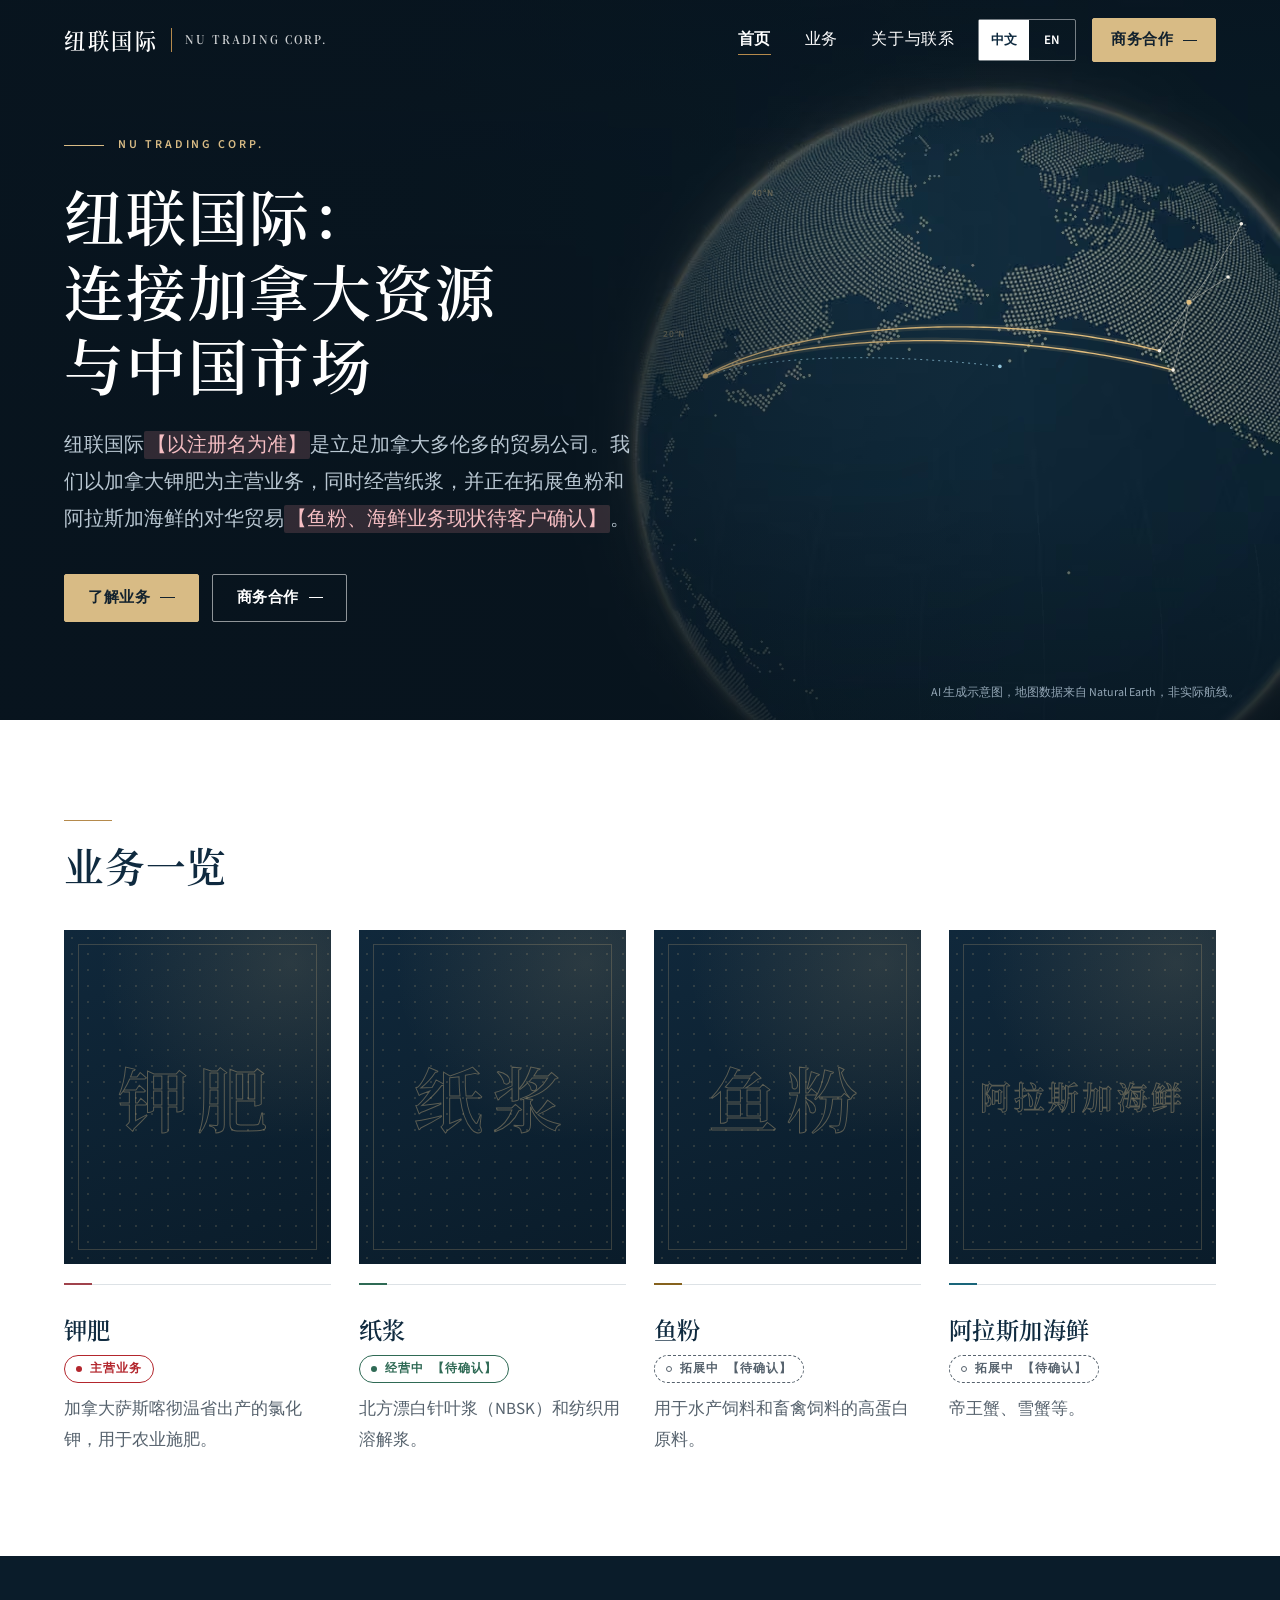
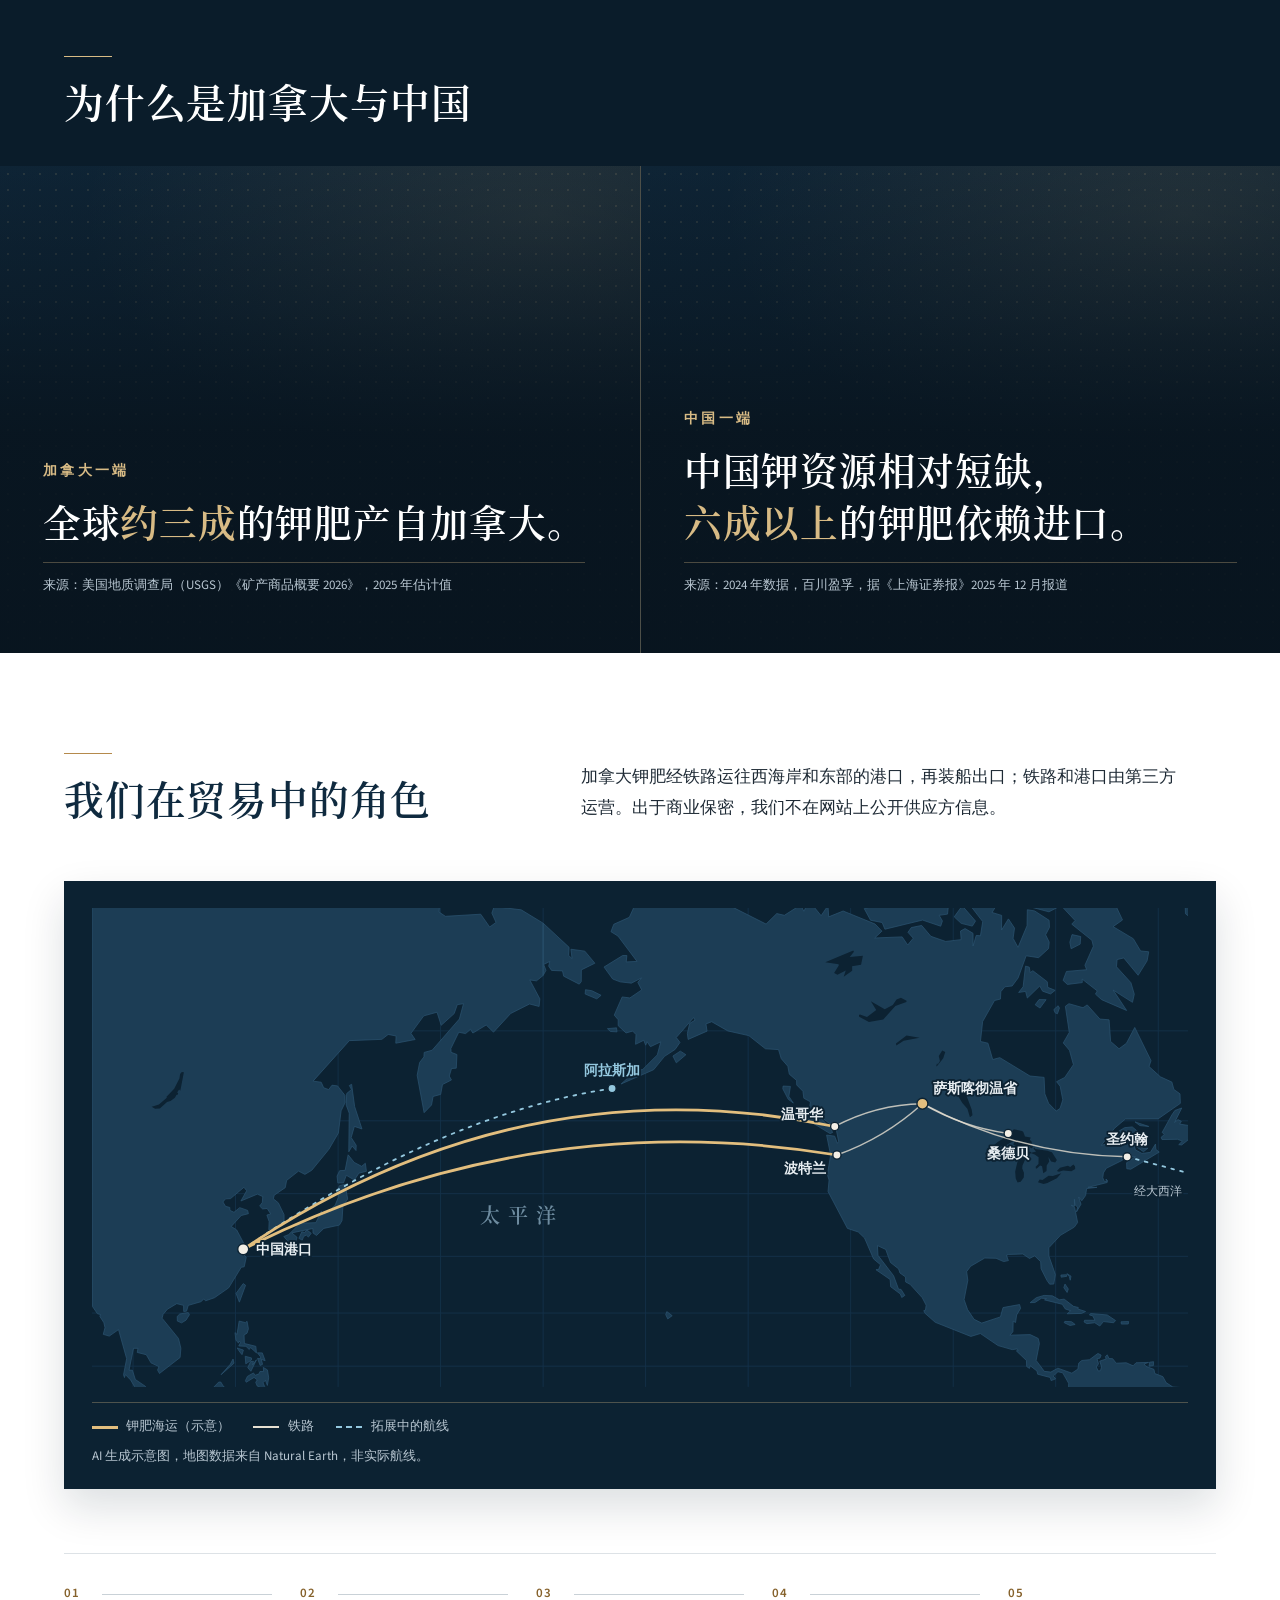
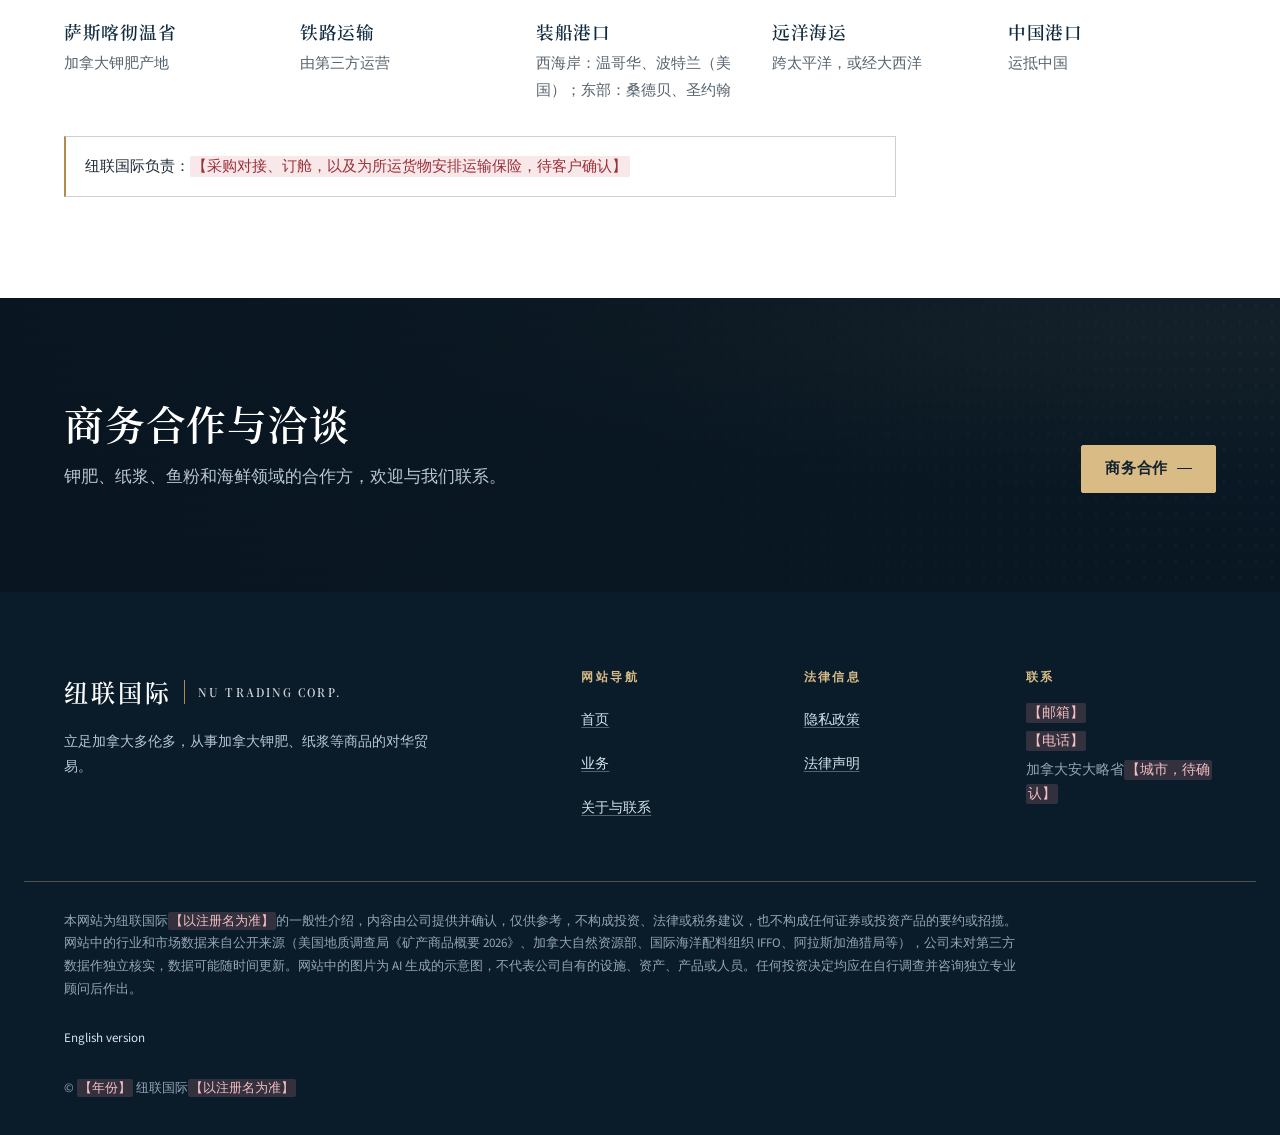
<file: zh/index.html>
<!doctype html>
<html lang="zh-Hans">
<head>
<meta charset="utf-8">
<meta name="viewport" content="width=device-width, initial-scale=1, viewport-fit=cover">
<title>纽联国际｜加拿大钾肥与纸浆对华贸易｜多伦多</title>
<meta name="description" content="纽联国际【以注册名为准】是立足加拿大多伦多的贸易公司，主营加拿大钾肥对华贸易，同时经营纸浆，并正在拓展鱼粉与阿拉斯加海鲜业务。">
<link rel="canonical" href="https://nutrading.ca/zh/">
<link rel="alternate" hreflang="zh-Hans" href="https://nutrading.ca/zh/">
<link rel="alternate" hreflang="en" href="https://nutrading.ca/en/">
<link rel="alternate" hreflang="x-default" href="https://nutrading.ca/">
<meta property="og:type" content="website">
<meta property="og:site_name" content="纽联国际 NU Trading Corp.">
<meta property="og:title" content="纽联国际｜加拿大钾肥与纸浆对华贸易｜多伦多">
<meta property="og:description" content="纽联国际【以注册名为准】是立足加拿大多伦多的贸易公司，主营加拿大钾肥对华贸易，同时经营纸浆，并正在拓展鱼粉与阿拉斯加海鲜业务。">
<meta property="og:url" content="https://nutrading.ca/zh/">
<meta property="og:image" content="https://nutrading.ca/assets/img/og-cover.png">
<meta property="og:image:width" content="1200"><meta property="og:image:height" content="630">
<meta property="og:locale" content="zh_CN">
<meta property="og:locale:alternate" content="en_CA">
<meta name="twitter:card" content="summary_large_image">
<link rel="icon" href="../assets/img/favicon.svg" type="image/svg+xml">
<link rel="apple-touch-icon" href="../assets/img/apple-touch-icon.png">
<meta name="theme-color" content="#0A1C2A">
<link rel="preload" href="../assets/fonts/nu-serif-sc-semibold.woff2" as="font" type="font/woff2" crossorigin>
<link rel="preload" as="image" type="image/avif" media="(max-width: 47.99rem)" imagesrcset="../assets/img/hero/globe-m-540.avif 540w, ../assets/img/hero/globe-m-828.avif 828w, ../assets/img/hero/globe-m-1080.avif 1080w" imagesizes="100vw" fetchpriority="high">
<link rel="preload" as="image" type="image/avif" media="(min-width: 48rem)" imagesrcset="../assets/img/hero/globe-1280.avif 1280w, ../assets/img/hero/globe-1920.avif 1920w, ../assets/img/hero/globe-2560.avif 2560w" imagesizes="100vw" fetchpriority="high">
<link rel="stylesheet" href="../assets/css/site.css">
<script>document.documentElement.classList.add('js')</script>
<script type="application/ld+json">{
 "@context": "https://schema.org",
 "@type": "Organization",
 "@id": "https://nutrading.ca/#organization",
 "name": "NU Trading Corp.【以注册名为准】",
 "alternateName": [
  "纽联国际",
  "NU Trading"
 ],
 "legalName": "【公司注册名，以注册证书为准】",
 "url": "https://nutrading.ca/",
 "logo": "https://nutrading.ca/assets/img/logo.png",
 "foundingDate": "【成立年份】",
 "email": "【邮箱】",
 "telephone": "【电话】",
 "address": {
  "@type": "PostalAddress",
  "streetAddress": "【公司地址】",
  "addressLocality": "【城市】",
  "addressRegion": "ON",
  "addressCountry": "CA"
 },
 "description": "纽联国际【以注册名为准】是立足加拿大多伦多的贸易公司，主营加拿大钾肥对华贸易，同时经营纸浆，并正在拓展鱼粉与阿拉斯加海鲜业务。",
 "knowsAbout": [
  "Potash",
  "Potassium chloride",
  "Northern bleached softwood kraft pulp",
  "Dissolving pulp",
  "Fishmeal",
  "Alaska king crab",
  "Snow crab",
  "Canada–China trade"
 ]
}</script><script type="application/ld+json">{
 "@context": "https://schema.org",
 "@type": "WebSite",
 "@id": "https://nutrading.ca/#website",
 "url": "https://nutrading.ca/",
 "name": "纽联国际 NU Trading Corp.",
 "inLanguage": [
  "zh-Hans",
  "en"
 ],
 "publisher": {
  "@id": "https://nutrading.ca/#organization"
 }
}</script>
</head>
<body class="has-hero">
<div class="wx-share" aria-hidden="true"><img src="../assets/img/wechat-share.jpg" width="600" height="600" alt=""></div>
<a class="skip" href="#main">跳到正文</a>
<header class="site-header" data-header>
<div class="wrap bar">
<a class="brand" href="index.html"><span class="brand-zh">纽联国际</span><span class="brand-rule" aria-hidden="true"></span><span class="brand-en">NU Trading Corp.</span></a>
<nav class="nav" id="nav-zh" aria-label="主导航">
<ul><li><a href="index.html" aria-current="page">首页</a></li><li><a href="business.html">业务</a></li><li><a href="about.html">关于与联系</a></li></ul>
<a class="btn btn-gold nav-cta" href="about.html#contact">商务合作</a>
</nav>
<div class="bar-actions">
<p class="lang-switch"><span class="lang-cur" aria-hidden="true">中文</span><a class="lang-link" href="../en/index.html" hreflang="en" lang="en" aria-label="EN（切换到英文）">EN</a></p>
<a class="btn btn-gold head-cta" href="about.html#contact">商务合作</a>
<button class="menu-btn" type="button" aria-expanded="false" aria-controls="nav-zh" data-menu data-open="菜单" data-close="关闭"><span class="menu-icon" aria-hidden="true"></span><span class="menu-text">菜单</span></button>
</div>
</div>
</header>
<main id="main">
<section class="hero hero-globe">
<div class="hero-media" aria-hidden="true"><picture><source media="(max-width: 47.99rem)" type="image/avif" srcset="../assets/img/hero/globe-m-540.avif 540w, ../assets/img/hero/globe-m-828.avif 828w, ../assets/img/hero/globe-m-1080.avif 1080w" sizes="100vw" width="1080" height="680"><source media="(max-width: 47.99rem)" type="image/webp" srcset="../assets/img/hero/globe-m-540.webp 540w, ../assets/img/hero/globe-m-828.webp 828w, ../assets/img/hero/globe-m-1080.webp 1080w" sizes="100vw" width="1080" height="680"><source media="(max-width: 47.99rem)" srcset="../assets/img/hero/globe-m-540.jpg 540w, ../assets/img/hero/globe-m-828.jpg 828w, ../assets/img/hero/globe-m-1080.jpg 1080w" sizes="100vw" width="1080" height="680"><source type="image/avif" srcset="../assets/img/hero/globe-1280.avif 1280w, ../assets/img/hero/globe-1920.avif 1920w, ../assets/img/hero/globe-2560.avif 2560w" sizes="100vw"><source type="image/webp" srcset="../assets/img/hero/globe-1280.webp 1280w, ../assets/img/hero/globe-1920.webp 1920w, ../assets/img/hero/globe-2560.webp 2560w" sizes="100vw"><img src="../assets/img/hero/globe-1280.jpg" srcset="../assets/img/hero/globe-1280.jpg 1280w, ../assets/img/hero/globe-1920.jpg 1920w, ../assets/img/hero/globe-2560.jpg 2560w" sizes="100vw" width="2560" height="1440" alt="" fetchpriority="high" decoding="async"></picture><svg class="globe-routes gr-d" viewBox="0 0 2560 1440" preserveAspectRatio="xMaxYMid slice" aria-hidden="true" focusable="false" xmlns="http://www.w3.org/2000/svg"><text class="g-lab" x="1326" y="673">20°N</text><text class="g-lab" x="1503" y="391">40°N</text><path class="g-rail" d="M2377.9,604.5L2375.6,608.5L2373.3,612.5L2371.0,616.6L2368.7,620.7L2366.3,624.8L2363.9,628.9L2361.4,633.0L2359.0,637.2L2356.5,641.3L2354.0,645.5L2351.5,649.7L2348.9,654.0L2346.3,658.2L2343.7,662.5L2341.1,666.8L2338.4,671.1L2335.7,675.4L2333.0,679.7L2330.2,684.1L2327.5,688.4L2324.7,692.8L2321.9,697.2L2319.0,701.6M2377.9,604.5L2376.9,610.1L2375.9,615.8L2374.8,621.5L2373.7,627.2L2372.6,633.0L2371.4,638.7L2370.2,644.5L2369.0,650.3L2367.7,656.2L2366.4,662.0L2365.1,667.9L2363.7,673.8L2362.3,679.8L2360.8,685.7L2359.3,691.7L2357.8,697.7L2356.3,703.7L2354.7,709.7L2353.0,715.8L2351.4,721.9L2349.7,727.9L2348.0,734.1L2346.2,740.2M2377.9,604.5L2381.6,602.1L2385.3,599.6L2389.0,597.2L2392.7,594.8L2396.3,592.5L2399.9,590.1L2403.4,587.8L2407.0,585.5L2410.5,583.3L2413.9,581.0L2417.4,578.8L2420.8,576.6L2424.1,574.5L2427.5,572.3L2430.8,570.2L2434.1,568.1L2437.3,566.0L2440.5,564.0L2443.7,561.9L2446.8,560.0L2450.0,558.0L2453.0,556.0L2456.1,554.1M2377.9,604.5L2384.4,596.0L2390.8,587.7L2397.0,579.5L2403.1,571.4L2408.9,563.4L2414.6,555.7L2420.1,548.0L2425.5,540.5L2430.6,533.1L2435.6,525.9L2440.4,518.9L2445.0,512.0L2449.4,505.3L2453.6,498.7L2457.6,492.4L2461.5,486.2L2465.1,480.1L2468.5,474.3L2471.8,468.6L2474.8,463.1L2477.6,457.8L2480.3,452.6L2482.7,447.7"/><path class="g-dev" d="M1999.8,732.8L1992.6,732.0L1985.3,731.1L1978.1,730.4L1970.9,729.6L1963.6,728.8L1956.4,728.1L1949.1,727.3L1941.8,726.6L1934.5,726.0L1927.2,725.3L1919.9,724.6L1912.6,724.0L1905.2,723.4L1897.9,722.8L1890.6,722.2L1883.3,721.7L1876.0,721.2L1868.6,720.7L1861.3,720.2L1854.0,719.7L1846.7,719.3L1839.4,718.9L1832.1,718.5L1824.8,718.1L1817.5,717.7L1810.2,717.4L1803.0,717.1L1795.8,716.8L1788.5,716.6L1781.3,716.3L1774.2,716.1L1767.0,715.9L1759.9,715.8L1752.7,715.6L1745.6,715.5L1738.6,715.5L1731.5,715.4L1724.5,715.4L1717.6,715.3L1710.6,715.4L1703.7,715.4L1696.8,715.5L1690.0,715.6L1683.2,715.7L1676.4,715.8L1669.7,716.0L1663.0,716.2L1656.4,716.4L1649.8,716.6L1643.3,716.9L1636.8,717.2L1630.3,717.5L1623.9,717.9L1617.6,718.2L1611.3,718.6L1605.0,719.0L1598.8,719.5L1592.7,719.9L1586.6,720.4L1580.6,720.9L1574.6,721.5L1568.7,722.0L1562.9,722.6L1557.1,723.2L1551.4,723.9L1545.7,724.5L1540.1,725.2L1534.6,725.9L1529.1,726.6L1523.7,727.3L1518.4,728.1L1513.1,728.9L1507.9,729.7L1502.8,730.5L1497.7,731.4L1492.7,732.2L1487.8,733.1L1482.9,734.0L1478.1,735.0L1473.4,735.9L1468.8,736.9L1464.2,737.8L1459.7,738.8L1455.2,739.8L1450.8,740.9L1446.5,741.9L1442.3,743.0L1438.1,744.1L1434.0,745.2L1430.0,746.3L1426.0,747.4L1422.2,748.6L1418.3,749.7L1414.6,750.9L1410.9,752.1"/><path class="g-glow" d="M2319.0,701.6L2310.2,699.4L2301.2,697.2L2292.0,695.1L2282.8,693.0L2273.5,690.9L2264.1,688.9L2254.5,686.9L2244.9,685.0L2235.2,683.1L2225.4,681.3L2215.4,679.5L2205.4,677.8L2195.3,676.1L2185.1,674.5L2174.8,672.9L2164.5,671.4L2154.0,669.9L2143.5,668.5L2132.9,667.2L2122.2,665.9L2111.5,664.7L2100.7,663.5L2089.8,662.4L2078.9,661.4L2067.9,660.4L2056.9,659.5L2045.8,658.6L2034.7,657.8L2023.6,657.1L2012.4,656.5L2001.2,655.9L1990.0,655.4L1978.7,654.9L1967.4,654.5L1956.1,654.2L1944.8,654.0L1933.5,653.8L1922.3,653.7L1911.0,653.7L1899.7,653.7L1888.4,653.8L1877.2,654.0L1865.9,654.3L1854.8,654.6L1843.6,655.0L1832.5,655.5L1821.4,656.0L1810.4,656.6L1799.4,657.3L1788.5,658.1L1777.6,658.9L1766.8,659.8L1756.1,660.8L1745.4,661.8L1734.8,662.9L1724.3,664.1L1713.9,665.3L1703.6,666.6L1693.4,668.0L1683.2,669.4L1673.2,670.9L1663.3,672.4L1653.4,674.0L1643.7,675.7L1634.1,677.5L1624.7,679.3L1615.3,681.1L1606.1,683.0L1597.0,685.0L1588.0,687.0L1579.2,689.1L1570.5,691.3L1561.9,693.4L1553.5,695.7L1545.2,698.0L1537.0,700.3L1529.0,702.7L1521.2,705.1L1513.4,707.6L1505.9,710.1L1498.5,712.6L1491.2,715.2L1484.1,717.9L1477.2,720.5L1470.4,723.2L1463.7,726.0L1457.2,728.8L1450.9,731.6L1444.7,734.4L1438.7,737.3L1432.8,740.2L1427.1,743.1L1421.5,746.1L1416.1,749.1L1410.9,752.1"/><path class="g-glow" d="M2346.2,740.2L2337.2,737.8L2328.0,735.5L2318.7,733.3L2309.4,731.0L2299.9,728.8L2290.3,726.7L2280.6,724.6L2270.8,722.5L2260.9,720.4L2250.9,718.4L2240.8,716.5L2230.6,714.6L2220.3,712.7L2209.9,710.9L2199.4,709.1L2188.9,707.4L2178.3,705.7L2167.6,704.0L2156.8,702.5L2145.9,700.9L2135.0,699.4L2124.0,698.0L2112.9,696.6L2101.8,695.3L2090.7,694.0L2079.4,692.8L2068.2,691.7L2056.9,690.6L2045.5,689.5L2034.1,688.6L2022.7,687.6L2011.3,686.8L1999.8,686.0L1988.3,685.2L1976.8,684.5L1965.3,683.9L1953.8,683.4L1942.2,682.9L1930.7,682.4L1919.2,682.1L1907.7,681.8L1896.2,681.5L1884.7,681.4L1873.3,681.2L1861.9,681.2L1850.5,681.2L1839.2,681.3L1827.9,681.4L1816.6,681.6L1805.4,681.9L1794.3,682.2L1783.2,682.6L1772.2,683.1L1761.2,683.6L1750.3,684.2L1739.5,684.9L1728.8,685.6L1718.2,686.4L1707.6,687.2L1697.2,688.1L1686.8,689.1L1676.5,690.1L1666.4,691.2L1656.3,692.3L1646.4,693.5L1636.5,694.7L1626.8,696.0L1617.2,697.4L1607.7,698.8L1598.4,700.3L1589.2,701.8L1580.1,703.4L1571.1,705.0L1562.3,706.7L1553.6,708.5L1545.0,710.2L1536.6,712.1L1528.3,713.9L1520.2,715.9L1512.2,717.8L1504.4,719.8L1496.7,721.9L1489.2,724.0L1481.8,726.1L1474.6,728.3L1467.5,730.5L1460.6,732.8L1453.8,735.1L1447.2,737.4L1440.8,739.8L1434.5,742.2L1428.3,744.6L1422.4,747.0L1416.5,749.5L1410.9,752.1"/><path class="g-sea g-draw" pathLength="1" d="M2319.0,701.6L2310.2,699.4L2301.2,697.2L2292.0,695.1L2282.8,693.0L2273.5,690.9L2264.1,688.9L2254.5,686.9L2244.9,685.0L2235.2,683.1L2225.4,681.3L2215.4,679.5L2205.4,677.8L2195.3,676.1L2185.1,674.5L2174.8,672.9L2164.5,671.4L2154.0,669.9L2143.5,668.5L2132.9,667.2L2122.2,665.9L2111.5,664.7L2100.7,663.5L2089.8,662.4L2078.9,661.4L2067.9,660.4L2056.9,659.5L2045.8,658.6L2034.7,657.8L2023.6,657.1L2012.4,656.5L2001.2,655.9L1990.0,655.4L1978.7,654.9L1967.4,654.5L1956.1,654.2L1944.8,654.0L1933.5,653.8L1922.3,653.7L1911.0,653.7L1899.7,653.7L1888.4,653.8L1877.2,654.0L1865.9,654.3L1854.8,654.6L1843.6,655.0L1832.5,655.5L1821.4,656.0L1810.4,656.6L1799.4,657.3L1788.5,658.1L1777.6,658.9L1766.8,659.8L1756.1,660.8L1745.4,661.8L1734.8,662.9L1724.3,664.1L1713.9,665.3L1703.6,666.6L1693.4,668.0L1683.2,669.4L1673.2,670.9L1663.3,672.4L1653.4,674.0L1643.7,675.7L1634.1,677.5L1624.7,679.3L1615.3,681.1L1606.1,683.0L1597.0,685.0L1588.0,687.0L1579.2,689.1L1570.5,691.3L1561.9,693.4L1553.5,695.7L1545.2,698.0L1537.0,700.3L1529.0,702.7L1521.2,705.1L1513.4,707.6L1505.9,710.1L1498.5,712.6L1491.2,715.2L1484.1,717.9L1477.2,720.5L1470.4,723.2L1463.7,726.0L1457.2,728.8L1450.9,731.6L1444.7,734.4L1438.7,737.3L1432.8,740.2L1427.1,743.1L1421.5,746.1L1416.1,749.1L1410.9,752.1"/><path class="g-sea g-draw g-d2" pathLength="1" d="M2346.2,740.2L2337.2,737.8L2328.0,735.5L2318.7,733.3L2309.4,731.0L2299.9,728.8L2290.3,726.7L2280.6,724.6L2270.8,722.5L2260.9,720.4L2250.9,718.4L2240.8,716.5L2230.6,714.6L2220.3,712.7L2209.9,710.9L2199.4,709.1L2188.9,707.4L2178.3,705.7L2167.6,704.0L2156.8,702.5L2145.9,700.9L2135.0,699.4L2124.0,698.0L2112.9,696.6L2101.8,695.3L2090.7,694.0L2079.4,692.8L2068.2,691.7L2056.9,690.6L2045.5,689.5L2034.1,688.6L2022.7,687.6L2011.3,686.8L1999.8,686.0L1988.3,685.2L1976.8,684.5L1965.3,683.9L1953.8,683.4L1942.2,682.9L1930.7,682.4L1919.2,682.1L1907.7,681.8L1896.2,681.5L1884.7,681.4L1873.3,681.2L1861.9,681.2L1850.5,681.2L1839.2,681.3L1827.9,681.4L1816.6,681.6L1805.4,681.9L1794.3,682.2L1783.2,682.6L1772.2,683.1L1761.2,683.6L1750.3,684.2L1739.5,684.9L1728.8,685.6L1718.2,686.4L1707.6,687.2L1697.2,688.1L1686.8,689.1L1676.5,690.1L1666.4,691.2L1656.3,692.3L1646.4,693.5L1636.5,694.7L1626.8,696.0L1617.2,697.4L1607.7,698.8L1598.4,700.3L1589.2,701.8L1580.1,703.4L1571.1,705.0L1562.3,706.7L1553.6,708.5L1545.0,710.2L1536.6,712.1L1528.3,713.9L1520.2,715.9L1512.2,717.8L1504.4,719.8L1496.7,721.9L1489.2,724.0L1481.8,726.1L1474.6,728.3L1467.5,730.5L1460.6,732.8L1453.8,735.1L1447.2,737.4L1440.8,739.8L1434.5,742.2L1428.3,744.6L1422.4,747.0L1416.5,749.5L1410.9,752.1"/><circle class="gn main" cx="2377.9" cy="604.5" r="5"/><circle class="gn" cx="2319.0" cy="701.6" r="3.6"/><circle class="gn" cx="2346.2" cy="740.2" r="3.6"/><circle class="gn" cx="2456.1" cy="554.1" r="3.6"/><circle class="gn" cx="2482.7" cy="447.7" r="3.6"/><circle class="gn main" cx="1410.9" cy="752.1" r="5"/><circle class="gn dev" cx="1999.8" cy="732.8" r="3.6"/></svg><svg class="globe-routes gr-m" viewBox="0 0 1080 680" preserveAspectRatio="xMidYMid slice" aria-hidden="true" focusable="false" xmlns="http://www.w3.org/2000/svg"><text class="g-lab" x="-14" y="508">20°N</text><text class="g-lab" x="125" y="280">40°N</text><text class="g-lab" x="453" y="109">60°N</text><path class="g-rail" d="M890.5,397.0L889.5,400.4L888.4,403.9L887.3,407.3L886.2,410.8L885.0,414.2L883.8,417.7L882.6,421.3L881.4,424.8L880.2,428.4L878.9,432.0L877.6,435.6L876.3,439.2L874.9,442.8L873.5,446.5L872.2,450.1L870.7,453.8L869.3,457.5L867.8,461.3L866.3,465.0L864.8,468.8L863.3,472.6L861.7,476.4L860.1,480.2M890.5,397.0L890.7,401.7L890.8,406.3L890.9,411.0L890.9,415.7L891.0,420.5L890.9,425.3L890.9,430.1L890.8,434.9L890.7,439.7L890.6,444.6L890.4,449.5L890.2,454.4L889.9,459.3L889.7,464.3L889.4,469.3L889.0,474.3L888.6,479.3L888.2,484.4L887.8,489.5L887.3,494.5L886.8,499.6L886.3,504.8L885.7,509.9M890.5,397.0L892.9,394.8L895.3,392.6L897.6,390.4L899.9,388.3L902.2,386.2L904.4,384.0L906.6,382.0L908.8,379.9L911.0,377.9L913.1,375.9L915.3,373.9L917.3,371.9L919.4,370.0L921.4,368.0L923.4,366.1L925.4,364.3L927.4,362.4L929.3,360.6L931.2,358.8L933.0,357.1L934.8,355.3L936.6,353.6L938.4,351.9M890.5,397.0L894.0,389.8L897.4,382.6L900.6,375.6L903.6,368.7L906.5,362.0L909.2,355.4L911.8,348.9L914.3,342.6L916.5,336.4L918.7,330.4L920.6,324.5L922.4,318.8L924.1,313.3L925.6,307.9L926.9,302.7L928.1,297.6L929.1,292.7L929.9,288.0L930.6,283.4L931.1,279.0L931.5,274.8L931.6,270.8L931.7,267.0"/><path class="g-dev" d="M610.3,531.4L604.3,531.3L598.3,531.3L592.3,531.3L586.3,531.3L580.3,531.4L574.3,531.4L568.2,531.5L562.2,531.6L556.1,531.7L550.0,531.8L543.9,532.0L537.8,532.1L531.7,532.3L525.6,532.5L519.5,532.7L513.3,533.0L507.2,533.2L501.1,533.5L494.9,533.8L488.8,534.1L482.6,534.5L476.5,534.9L470.3,535.2L464.2,535.6L458.0,536.1L451.9,536.5L445.7,537.0L439.6,537.5L433.5,538.0L427.3,538.5L421.2,539.0L415.1,539.6L409.0,540.2L402.9,540.8L396.9,541.4L390.8,542.1L384.8,542.8L378.8,543.4L372.8,544.2L366.8,544.9L360.8,545.6L354.9,546.4L348.9,547.2L343.0,548.0L337.2,548.8L331.3,549.7L325.5,550.6L319.7,551.5L313.9,552.4L308.2,553.3L302.5,554.2L296.8,555.2L291.1,556.2L285.5,557.2L280.0,558.2L274.4,559.2L268.9,560.3L263.4,561.4L258.0,562.5L252.6,563.6L247.3,564.7L242.0,565.8L236.7,567.0L231.5,568.1L226.3,569.3L221.2,570.5L216.1,571.7L211.0,573.0L206.0,574.2L201.0,575.5L196.1,576.7L191.3,578.0L186.5,579.3L181.7,580.6L177.0,582.0L172.3,583.3L167.7,584.7L163.1,586.0L158.6,587.4L154.1,588.8L149.7,590.2L145.3,591.6L141.0,593.0L136.8,594.4L132.6,595.8L128.4,597.3L124.3,598.7L120.2,600.2L116.2,601.7L112.3,603.2L108.4,604.6L104.5,606.1L100.7,607.6L97.0,609.1L93.3,610.7"/><path class="g-glow" d="M860.1,480.2L853.1,479.0L846.0,477.9L838.8,476.8L831.6,475.7L824.2,474.8L816.7,473.8L809.2,472.9L801.5,472.1L793.8,471.3L786.0,470.6L778.1,469.9L770.1,469.3L762.0,468.7L753.9,468.2L745.6,467.8L737.3,467.4L729.0,467.0L720.5,466.8L712.0,466.5L703.4,466.4L694.8,466.3L686.1,466.2L677.3,466.3L668.5,466.4L659.6,466.5L650.7,466.7L641.7,467.0L632.7,467.3L623.7,467.7L614.6,468.2L605.4,468.7L596.3,469.3L587.1,469.9L577.8,470.6L568.6,471.4L559.3,472.2L550.1,473.1L540.8,474.1L531.5,475.1L522.2,476.2L512.8,477.3L503.5,478.5L494.2,479.8L484.9,481.1L475.7,482.5L466.4,484.0L457.1,485.5L447.9,487.1L438.7,488.7L429.5,490.4L420.4,492.1L411.3,493.9L402.2,495.8L393.2,497.7L384.2,499.7L375.3,501.7L366.4,503.7L357.6,505.9L348.8,508.0L340.2,510.3L331.5,512.5L323.0,514.8L314.5,517.2L306.1,519.6L297.7,522.1L289.4,524.6L281.3,527.1L273.2,529.7L265.2,532.3L257.2,535.0L249.4,537.7L241.7,540.4L234.0,543.2L226.5,546.0L219.1,548.8L211.7,551.7L204.5,554.6L197.4,557.5L190.3,560.5L183.4,563.4L176.6,566.5L169.9,569.5L163.3,572.5L156.9,575.6L150.5,578.7L144.3,581.8L138.1,585.0L132.1,588.1L126.2,591.3L120.4,594.5L114.8,597.7L109.2,600.9L103.8,604.2L98.5,607.4L93.3,610.7"/><path class="g-glow" d="M885.7,509.9L878.6,508.6L871.4,507.4L864.1,506.2L856.8,505.0L849.3,503.9L841.7,502.8L834.0,501.8L826.2,500.8L818.4,499.9L810.4,499.0L802.4,498.2L794.3,497.4L786.0,496.6L777.8,496.0L769.4,495.3L760.9,494.7L752.4,494.2L743.8,493.7L735.1,493.3L726.4,493.0L717.5,492.6L708.7,492.4L699.7,492.2L690.7,492.0L681.7,491.9L672.6,491.9L663.4,491.9L654.2,492.0L644.9,492.1L635.6,492.3L626.3,492.6L616.9,492.9L607.5,493.2L598.1,493.6L588.6,494.1L579.1,494.6L569.6,495.2L560.1,495.9L550.6,496.6L541.0,497.3L531.5,498.2L521.9,499.0L512.4,500.0L502.8,501.0L493.3,502.0L483.7,503.1L474.2,504.2L464.7,505.5L455.3,506.7L445.8,508.0L436.4,509.4L427.0,510.8L417.6,512.3L408.3,513.8L399.0,515.4L389.8,517.0L380.6,518.7L371.5,520.4L362.4,522.2L353.4,524.0L344.4,525.9L335.5,527.8L326.7,529.8L317.9,531.8L309.3,533.8L300.6,535.9L292.1,538.0L283.7,540.2L275.3,542.4L267.0,544.7L258.8,546.9L250.7,549.3L242.7,551.6L234.8,554.0L226.9,556.4L219.2,558.9L211.6,561.4L204.1,563.9L196.7,566.5L189.3,569.1L182.1,571.7L175.1,574.3L168.1,577.0L161.2,579.7L154.4,582.4L147.8,585.1L141.3,587.9L134.9,590.7L128.6,593.5L122.4,596.3L116.3,599.1L110.4,602.0L104.6,604.9L98.9,607.8L93.3,610.7"/><path class="g-sea g-draw" pathLength="1" d="M860.1,480.2L853.1,479.0L846.0,477.9L838.8,476.8L831.6,475.7L824.2,474.8L816.7,473.8L809.2,472.9L801.5,472.1L793.8,471.3L786.0,470.6L778.1,469.9L770.1,469.3L762.0,468.7L753.9,468.2L745.6,467.8L737.3,467.4L729.0,467.0L720.5,466.8L712.0,466.5L703.4,466.4L694.8,466.3L686.1,466.2L677.3,466.3L668.5,466.4L659.6,466.5L650.7,466.7L641.7,467.0L632.7,467.3L623.7,467.7L614.6,468.2L605.4,468.7L596.3,469.3L587.1,469.9L577.8,470.6L568.6,471.4L559.3,472.2L550.1,473.1L540.8,474.1L531.5,475.1L522.2,476.2L512.8,477.3L503.5,478.5L494.2,479.8L484.9,481.1L475.7,482.5L466.4,484.0L457.1,485.5L447.9,487.1L438.7,488.7L429.5,490.4L420.4,492.1L411.3,493.9L402.2,495.8L393.2,497.7L384.2,499.7L375.3,501.7L366.4,503.7L357.6,505.9L348.8,508.0L340.2,510.3L331.5,512.5L323.0,514.8L314.5,517.2L306.1,519.6L297.7,522.1L289.4,524.6L281.3,527.1L273.2,529.7L265.2,532.3L257.2,535.0L249.4,537.7L241.7,540.4L234.0,543.2L226.5,546.0L219.1,548.8L211.7,551.7L204.5,554.6L197.4,557.5L190.3,560.5L183.4,563.4L176.6,566.5L169.9,569.5L163.3,572.5L156.9,575.6L150.5,578.7L144.3,581.8L138.1,585.0L132.1,588.1L126.2,591.3L120.4,594.5L114.8,597.7L109.2,600.9L103.8,604.2L98.5,607.4L93.3,610.7"/><path class="g-sea g-draw g-d2" pathLength="1" d="M885.7,509.9L878.6,508.6L871.4,507.4L864.1,506.2L856.8,505.0L849.3,503.9L841.7,502.8L834.0,501.8L826.2,500.8L818.4,499.9L810.4,499.0L802.4,498.2L794.3,497.4L786.0,496.6L777.8,496.0L769.4,495.3L760.9,494.7L752.4,494.2L743.8,493.7L735.1,493.3L726.4,493.0L717.5,492.6L708.7,492.4L699.7,492.2L690.7,492.0L681.7,491.9L672.6,491.9L663.4,491.9L654.2,492.0L644.9,492.1L635.6,492.3L626.3,492.6L616.9,492.9L607.5,493.2L598.1,493.6L588.6,494.1L579.1,494.6L569.6,495.2L560.1,495.9L550.6,496.6L541.0,497.3L531.5,498.2L521.9,499.0L512.4,500.0L502.8,501.0L493.3,502.0L483.7,503.1L474.2,504.2L464.7,505.5L455.3,506.7L445.8,508.0L436.4,509.4L427.0,510.8L417.6,512.3L408.3,513.8L399.0,515.4L389.8,517.0L380.6,518.7L371.5,520.4L362.4,522.2L353.4,524.0L344.4,525.9L335.5,527.8L326.7,529.8L317.9,531.8L309.3,533.8L300.6,535.9L292.1,538.0L283.7,540.2L275.3,542.4L267.0,544.7L258.8,546.9L250.7,549.3L242.7,551.6L234.8,554.0L226.9,556.4L219.2,558.9L211.6,561.4L204.1,563.9L196.7,566.5L189.3,569.1L182.1,571.7L175.1,574.3L168.1,577.0L161.2,579.7L154.4,582.4L147.8,585.1L141.3,587.9L134.9,590.7L128.6,593.5L122.4,596.3L116.3,599.1L110.4,602.0L104.6,604.9L98.9,607.8L93.3,610.7"/><circle class="gn main" cx="890.5" cy="397.0" r="5"/><circle class="gn" cx="860.1" cy="480.2" r="3.6"/><circle class="gn" cx="885.7" cy="509.9" r="3.6"/><circle class="gn" cx="938.4" cy="351.9" r="3.6"/><circle class="gn" cx="931.7" cy="267.0" r="3.6"/><circle class="gn main" cx="93.3" cy="610.7" r="5"/><circle class="gn dev" cx="610.3" cy="531.4" r="3.6"/></svg></div>
<div class="hero-shade" aria-hidden="true"></div>
<div class="wrap hero-inner">
<div class="hero-copy">
<p class="eyebrow" aria-hidden="true"><span class="eyebrow-en">NU Trading Corp.</span></p>
<h1>纽联国际：<br><span class="nw">连接加拿大资源</span><span class="nw">与中国市场</span></h1>
<p class="lead">纽联国际<span class="tbc">【以注册名为准】</span>是立足加拿大多伦多的贸易公司。我们以加拿大钾肥为主营业务，同时经营纸浆，并正在拓展鱼粉和阿拉斯加海鲜的对华贸易<span class="tbc">【鱼粉、海鲜业务现状待客户确认】</span>。</p>
<div class="actions"><a class="btn btn-gold" href="business.html">了解业务</a><a class="btn btn-ghost" href="about.html#contact">商务合作</a></div>
</div>
</div>
<p class="hero-credit">AI 生成示意图，地图数据来自 Natural Earth，非实际航线。</p>
<!-- 宣传片位置：客户书面同意公开后，在这里放自托管的 MP4（video controls preload="none" playsinline），不要嵌 YouTube。 -->
</section>
<section class="section lines">
<div class="wrap">
<div class="section-head"><h2>业务一览</h2></div>
<ul class="cards"><li class="card c-potash">
<div class="card-media is-empty"><div class="ph" data-slot="B1"><span class="ph-term" aria-hidden="true" style="--n:2">钾肥</span></div></div>
<div class="card-body">
<h3><a href="business.html#potash">钾肥</a></h3>
<span class="status main">主营业务</span>
<p>加拿大萨斯喀彻温省出产的氯化钾，用于农业施肥。</p>
</div>
</li><li class="card c-pulp">
<div class="card-media is-empty"><div class="ph" data-slot="B2"><span class="ph-term" aria-hidden="true" style="--n:2">纸浆</span></div></div>
<div class="card-body">
<h3><a href="business.html#pulp">纸浆</a></h3>
<span class="status active">经营中<span class="tbc">【待确认】</span></span>
<p>北方漂白针叶浆（NBSK）和纺织用溶解浆。</p>
</div>
</li><li class="card c-fish">
<div class="card-media is-empty"><div class="ph" data-slot="B3"><span class="ph-term" aria-hidden="true" style="--n:2">鱼粉</span></div></div>
<div class="card-body">
<h3><a href="business.html#fishmeal">鱼粉</a></h3>
<span class="status dev">拓展中<span class="tbc">【待确认】</span></span>
<p>用于水产饲料和畜禽饲料的高蛋白原料。</p>
</div>
</li><li class="card c-sea">
<div class="card-media is-empty"><div class="ph" data-slot="B4"><span class="ph-term" aria-hidden="true" style="--n:6">阿拉斯加海鲜</span></div></div>
<div class="card-body">
<h3><a href="business.html#seafood">阿拉斯加海鲜</a></h3>
<span class="status dev">拓展中<span class="tbc">【待确认】</span></span>
<p>帝王蟹、雪蟹等。</p>
</div>
</li></ul>
</div>
</section>
<section class="section why">
<div class="wrap"><div class="section-head on-dark"><h2>为什么是加拿大与中国</h2></div></div>
<div class="diptych"><div class="side-panel">
<div class="side-media is-empty"><div class="ph" data-slot="W1"></div></div>
<div class="side-copy"><h3 class="side">加拿大一端</h3><p class="fact"><span class="fact-text">全球<span class="fig">约三成</span>的钾肥产自加拿大。</span><span class="src">来源：美国地质调查局（USGS）《矿产商品概要 2026》，2025 年估计值</span></p></div>
</div><div class="side-panel">
<div class="side-media is-empty"><div class="ph" data-slot="W2"></div></div>
<div class="side-copy"><h3 class="side">中国一端</h3><p class="fact"><span class="fact-text">中国钾资源相对短缺，<span class="fig">六成以上</span>的钾肥依赖进口。</span><span class="src">来源：2024 年数据，百川盈孚，据《上海证券报》2025 年 12 月报道</span></p></div>
</div></div>
</section>
<section class="section role">
<div class="wrap role-grid">
<div class="section-head"><h2>我们在贸易中的角色</h2></div>
<p>加拿大钾肥经铁路运往西海岸和东部的港口，再装船出口；铁路和港口由第三方运营。出于商业保密，我们不在网站上公开供应方信息。</p>
</div>
<div class="wrap">
<figure class="map-figure"><svg class="map" viewBox="0 0 1200 524" role="img" aria-labelledby="mt-zh md-zh" xmlns="http://www.w3.org/2000/svg">
<title id="mt-zh">加拿大钾肥运往中国的示意航线图</title><desc id="md-zh">基于 Natural Earth 地图数据的示意图：钾肥从萨斯喀彻温省经铁路运到西海岸的温哥华、波特兰和东部的桑德贝、圣约翰，再海运到中国港口；从阿拉斯加出发的航线在拓展中。非实际航线。</desc>
<path class="grid" d="M44.9,0V523.9M157.0,0V523.9M269.2,0V523.9M381.3,0V523.9M493.5,0V523.9M605.6,0V523.9M717.8,0V523.9M829.9,0V523.9M942.1,0V523.9M1054.2,0V523.9M1166.4,0V523.9M0,501.2H1200M0,443.1H1200M0,381.1H1200M0,312.5H1200M0,232.8H1200M0,134.4H1200"/>
<path class="land" d="M35.6,546.3L18.5,526.8L30.8,528.1L48.5,545.8L54.7,546.3L35.6,546.3ZM108.6,542.4L117.7,540.2L138.6,518.6L140.9,518.6L144.1,523.9L152.4,527.2L152.0,529.4L148.3,529.7L149.3,532.4L145.1,534.3L141.9,539.4L145.5,546.3L107.7,546.3L108.6,542.4ZM193.3,514.0L191.8,522.3L189.7,516.6L187.1,519.4L188.9,523.6L187.3,526.2L180.7,522.9L179.1,518.9L180.8,516.2L177.3,513.5L168.7,518.8L167.8,517.1L170.0,512.4L176.6,508.6L178.5,511.2L182.8,509.6L183.7,507.1L187.7,507.0L187.4,502.6L191.9,505.3L193.3,514.0ZM1156.4,501.2L1156.9,496.9L1161.3,496.3L1161.1,500.6L1156.4,501.2ZM179.9,494.2L173.8,506.8L170.4,502.8L173.5,496.2L176.6,495.8L175.7,499.7L179.9,494.2ZM141.2,510.5L151.3,499.1L154.3,493.4L155.3,498.0L141.2,510.5ZM167.6,490.4L174.5,492.2L174.4,494.5L168.2,498.7L167.6,490.4ZM189.4,495.2L185.1,493.7L186.6,499.2L183.9,500.4L181.1,492.7L184.4,493.1L184.4,491.0L180.9,486.6L186.3,486.7L189.4,495.2ZM164.1,488.6L161.7,485.7L158.8,481.3L165.6,483.6L164.1,488.6ZM167.9,453.6L169.6,452.1L171.1,460.3L169.6,465.1L166.3,467.1L166.7,476.4L179.2,479.5L179.9,486.7L173.4,480.8L172.0,483.0L168.4,479.5L160.5,479.1L162.6,475.2L160.9,473.9L160.2,476.0L157.4,472.6L156.4,464.5L158.6,466.5L161.0,451.9L167.9,453.6ZM1133.6,455.1L1126.1,455.2L1125.7,452.7L1134.0,452.4L1133.6,455.1ZM1069.9,456.7L1063.5,453.6L1064.2,452.2L1071.6,452.6L1075.5,455.6L1069.9,456.7ZM1092.4,443.6L1110.6,445.2L1119.7,451.3L1117.6,453.7L1106.5,452.4L1102.4,457.3L1097.0,453.7L1088.3,454.7L1085.3,452.9L1085.8,451.0L1097.2,451.0L1094.7,446.1L1091.1,445.2L1092.4,443.6ZM98.0,453.8L93.4,451.9L93.2,446.8L96.0,444.1L105.3,442.6L106.6,444.9L102.8,450.9L98.0,453.8ZM629.8,449.5L627.6,444.8L628.8,441.5L634.7,446.0L629.8,449.5ZM1058.2,428.6L1063.5,427.9L1073.7,435.8L1078.9,437.0L1078.5,438.7L1086.9,441.4L1082.5,443.5L1066.8,443.9L1070.6,440.6L1064.7,438.6L1061.4,433.5L1042.0,428.7L1044.1,427.2L1038.6,426.9L1031.5,431.6L1026.3,431.7L1033.0,426.3L1041.5,423.8L1050.7,424.3L1058.2,428.6ZM1066.7,420.6L1063.1,415.3L1064.4,411.4L1068.0,416.8L1066.7,420.6ZM161.2,431.2L157.6,421.6L165.4,410.9L168.0,412.7L161.2,431.2ZM1060.3,403.9L1059.9,401.5L1066.3,401.2L1066.4,402.9L1060.3,403.9ZM1070.1,407.2L1069.1,403.2L1066.6,400.0L1071.0,402.8L1070.1,407.2ZM239.8,355.9L236.7,360.0L234.4,357.8L231.5,359.4L230.0,363.3L226.3,361.4L229.5,354.2L232.7,355.0L235.0,352.1L239.8,355.9ZM274.5,325.6L273.5,342.0L270.6,346.9L253.6,350.5L245.6,358.2L241.8,355.6L241.6,350.6L218.6,355.4L224.3,360.3L220.6,371.6L216.9,374.4L214.2,371.8L215.6,365.9L209.8,359.4L215.1,357.3L227.8,344.8L244.9,344.2L250.8,331.8L254.5,335.2L265.9,325.3L269.5,316.5L268.5,308.3L270.9,303.6L276.8,302.3L279.7,318.4L274.5,325.6ZM295.0,282.6L299.0,279.2L300.2,288.0L291.9,290.1L287.0,297.6L278.2,292.4L275.1,300.7L268.9,300.8L268.1,293.3L270.9,287.4L276.9,287.0L280.2,270.0L286.8,278.3L295.0,282.6ZM1149.9,263.0L1155.1,262.8L1150.2,266.6L1141.7,260.5L1143.8,257.9L1149.9,263.0ZM1156.1,239.0L1146.2,238.0L1141.0,234.0L1156.1,239.0ZM807.4,246.8L784.7,232.9L783.0,226.1L797.6,230.3L807.9,240.9L810.2,245.6L807.4,246.8ZM1184.3,234.5L1188.0,231.5L1191.7,233.4L1189.8,236.4L1200.0,238.0L1200.0,252.9L1192.1,259.2L1188.8,258.9L1192.8,255.0L1187.4,253.0L1170.5,253.3L1169.6,250.8L1173.1,247.8L1170.7,245.5L1181.2,226.5L1184.6,221.5L1192.1,218.8L1184.3,234.5ZM764.0,195.2L762.3,206.0L767.2,213.4L761.6,209.2L755.7,197.8L756.0,194.8L764.0,195.2ZM295.3,241.7L287.0,238.9L283.5,251.1L289.0,259.6L288.8,265.3L284.6,260.4L280.9,266.7L281.4,224.5L278.1,215.6L278.6,203.0L283.8,198.6L281.5,194.2L284.0,192.9L287.3,217.2L295.3,241.7ZM639.2,169.4L635.5,161.9L643.6,156.6L649.7,160.5L639.2,169.4ZM574.3,135.5L567.2,135.1L563.8,132.0L573.8,131.1L574.3,135.5ZM1056.1,115.7L1053.6,114.7L1052.2,111.1L1056.9,106.9L1058.3,109.4L1056.1,115.7ZM1037.0,109.4L1031.8,105.9L1036.0,100.2L1043.7,100.3L1037.0,109.4ZM539.8,89.4L546.8,90.5L556.9,95.5L552.2,99.4L539.5,94.1L539.8,89.4ZM1026.3,70.7L1029.2,68.6L1045.0,80.7L1045.5,86.8L1053.6,90.1L1048.6,94.0L1039.9,91.0L1036.8,85.3L1023.2,98.5L1021.3,91.2L1013.7,92.4L1018.6,86.1L1021.2,63.6L1025.3,64.7L1026.3,70.7ZM1071.1,44.6L1069.7,37.4L1072.1,29.1L1081.6,31.2L1081.0,39.5L1071.1,44.6ZM525.2,55.4L523.9,45.1L539.1,47.2L550.1,60.4L535.3,67.7L535.2,80.6L533.0,83.3L516.0,74.6L514.7,68.8L502.7,68.3L499.6,63.6L500.8,58.5L494.1,61.8L496.6,68.2L493.5,73.8L493.5,16.6L521.9,43.0L521.4,51.9L525.2,55.4ZM963.0,19.8L950.8,16.8L943.2,9.7L952.0,-2.4L966.5,14.3L963.0,19.8ZM487.3,-13.1L486.3,-18.5L493.5,-25.8L493.5,-13.9L487.3,-13.1ZM493.5,-13.9L494.2,-26.5L507.0,-21.5L500.8,-15.0L493.5,-13.9ZM995.0,24.1L1002.5,11.9L1009.2,22.0L1007.6,33.2L1013.0,43.1L1022.9,19.4L1023.2,1.9L1031.2,3.2L1047.0,13.5L1047.4,21.2L1043.2,29.3L1047.1,37.3L1046.4,44.4L1035.5,54.3L1021.9,52.3L1013.1,76.5L1006.6,85.3L998.6,86.2L994.2,91.5L993.8,99.6L987.3,101.2L974.3,124.2L971.9,146.0L980.1,147.9L985.3,165.8L993.1,163.7L1026.1,183.8L1041.5,185.3L1042.3,203.2L1046.4,213.6L1054.7,222.2L1059.0,219.2L1062.0,209.9L1059.1,195.0L1055.2,190.0L1064.1,185.4L1073.6,171.4L1069.3,155.7L1062.5,147.6L1069.1,136.1L1064.8,107.5L1068.7,104.7L1084.1,109.1L1088.7,106.0L1102.6,121.5L1112.6,122.3L1114.3,146.0L1123.5,154.0L1131.6,148.0L1140.7,130.7L1158.5,167.0L1156.3,173.4L1168.8,184.7L1181.3,190.4L1183.5,198.5L1190.2,203.3L1190.6,213.7L1166.2,230.7L1130.5,230.8L1118.6,240.9L1104.1,259.7L1108.8,258.4L1117.9,247.4L1129.6,240.3L1138.0,239.5L1143.0,243.7L1137.7,249.3L1141.3,264.5L1148.6,268.5L1157.8,267.3L1163.4,258.2L1163.8,264.1L1167.5,267.0L1136.3,285.8L1132.0,285.2L1131.8,278.6L1141.5,272.1L1126.3,273.3L1127.3,275.9L1109.6,284.7L1106.4,289.8L1105.7,295.1L1107.5,299.1L1109.8,299.2L1109.2,296.5L1110.9,298.2L1110.5,300.3L1089.5,305.6L1099.4,305.6L1088.1,306.9L1086.9,314.6L1082.8,320.2L1079.3,316.1L1081.9,324.0L1077.0,332.4L1078.2,327.3L1075.3,324.6L1074.7,318.6L1074.8,326.3L1071.3,325.2L1074.9,327.5L1078.2,344.0L1074.6,349.1L1059.5,358.0L1046.7,371.7L1046.8,380.8L1053.9,401.0L1052.1,411.4L1047.6,411.5L1044.6,407.3L1038.2,394.6L1037.8,386.9L1031.2,380.5L1025.6,383.4L1018.3,378.5L1002.7,379.0L1000.3,379.9L1002.5,385.7L997.3,386.8L989.0,383.2L976.6,382.9L961.2,391.9L956.8,397.8L958.1,407.3L954.0,428.4L957.8,439.3L965.0,450.0L973.3,454.1L993.8,447.3L996.6,437.1L1014.7,433.8L1015.8,438.0L1011.5,445.2L1010.3,453.4L1007.7,452.0L1007.4,463.6L1004.1,467.3L1026.3,466.7L1035.1,470.9L1036.4,476.5L1032.8,494.9L1041.8,506.9L1048.9,507.7L1056.6,503.4L1071.9,508.9L1078.5,504.4L1079.5,497.7L1082.8,495.0L1091.1,494.2L1100.4,487.3L1103.9,489.1L1102.7,492.4L1099.4,493.1L1101.1,498.7L1098.6,502.0L1100.8,506.5L1103.2,506.1L1104.4,502.0L1102.4,495.7L1109.4,493.4L1108.6,490.7L1110.6,488.8L1112.6,492.9L1116.5,493.0L1120.4,498.0L1131.4,497.5L1138.9,500.8L1142.1,497.5L1155.8,497.1L1151.0,498.8L1153.0,501.5L1161.7,504.7L1162.6,509.3L1171.4,512.6L1175.0,519.2L1182.4,524.0L1200.0,525.2L1200.0,546.3L1061.8,546.3L1070.3,536.0L1068.2,534.6L1068.4,520.0L1061.9,508.5L1056.7,507.3L1051.5,512.0L1054.2,515.1L1049.2,517.0L1048.3,513.6L1034.5,510.0L1033.8,506.6L1026.3,500.7L1025.5,503.7L1022.5,501.6L1022.2,495.0L1011.2,484.5L1013.2,484.1L1012.2,482.3L1006.6,483.1L991.2,478.7L971.8,465.5L961.4,468.7L922.4,453.2L911.3,443.4L909.9,440.5L911.8,439.9L912.5,434.5L908.3,426.4L894.9,411.6L890.1,409.1L890.0,403.7L883.8,399.2L882.4,394.8L873.5,387.8L868.3,373.5L859.2,369.3L859.8,380.0L876.9,402.3L882.3,417.0L885.0,417.2L889.2,423.8L885.8,426.1L884.3,422.3L873.7,414.3L873.1,406.4L857.6,395.7L860.4,395.5L862.6,390.3L855.0,383.9L845.1,361.0L838.2,354.4L826.4,350.5L805.2,310.2L806.3,297.6L804.5,291.8L808.0,270.2L803.6,248.4L812.4,249.6L815.4,257.5L816.8,255.3L814.0,241.5L798.4,229.2L788.2,225.5L785.1,217.6L785.9,212.0L778.7,208.1L777.7,200.5L770.9,193.6L770.8,188.6L762.8,181.8L761.2,173.1L754.0,164.8L751.0,154.9L736.7,154.0L718.5,139.6L695.6,134.5L677.9,124.4L671.6,126.8L672.8,134.7L652.1,143.8L651.3,137.3L653.8,126.2L659.7,122.7L658.2,119.8L639.1,141.7L643.2,147.0L637.9,154.7L626.3,162.3L614.4,176.9L578.8,192.5L595.5,177.9L602.4,176.7L618.4,160.7L622.2,146.4L610.9,151.7L607.2,146.2L605.7,150.1L603.6,144.7L594.6,149.1L595.1,138.5L591.5,134.6L584.2,136.7L575.6,128.7L575.6,122.2L571.3,117.2L580.0,97.3L588.4,98.4L601.3,89.6L597.1,81.4L601.2,76.4L590.1,82.2L577.8,80.8L569.6,77.7L560.1,64.6L580.5,52.0L585.1,52.0L584.4,59.0L596.2,58.4L575.4,30.7L567.7,25.9L570.8,17.8L587.8,10.2L594.9,-5.5L624.8,-23.0L637.3,-11.6L697.6,-2.5L737.4,17.6L749.1,6.1L757.4,8.0L775.0,-3.2L778.8,3.6L784.3,-8.0L797.6,8.4L805.1,-2.6L805.9,9.7L821.7,3.3L856.6,17.5L864.1,25.3L856.2,32.8L886.3,31.6L892.3,40.5L898.4,33.0L892.6,26.6L896.3,21.4L907.6,19.1L917.7,31.0L933.9,36.6L950.8,34.6L950.1,25.2L955.1,22.5L963.8,27.7L963.8,41.7L967.3,30.0L971.9,30.4L974.4,14.9L961.8,-1.5L962.3,-20.2L968.9,-33.0L982.0,-22.3L989.6,-3.2L984.6,4.9L995.1,8.1L995.0,24.1ZM859.8,-46.5L872.3,-52.3L880.1,-42.8L886.4,-52.4L891.6,-46.2L896.1,-28.2L899.0,-35.7L895.0,-54.9L905.5,-54.6L911.8,-46.9L917.0,-16.7L936.6,-0.4L935.9,6.7L926.7,8.0L930.3,14.1L928.4,19.9L908.6,13.2L867.4,23.2L864.4,15.9L851.7,13.4L844.8,0.7L872.4,-6.1L841.7,-9.0L838.7,-15.2L851.7,-22.2L833.3,-26.6L841.9,-47.5L856.9,-59.2L862.6,-55.5L859.8,-46.5ZM911.9,-48.6L903.1,-62.1L916.8,-61.3L911.9,-48.6ZM1075.2,-49.8L1057.1,-48.2L1049.3,-59.6L1049.5,-66.7L1065.1,-65.9L1075.2,-49.8ZM1021.8,-44.3L1027.0,-59.7L1041.2,-67.9L1050.8,-47.7L1050.0,-35.6L1066.4,-48.4L1086.6,-30.3L1087.3,-22.5L1097.7,-26.5L1103.6,-15.4L1117.1,-8.7L1127.3,13.1L1117.0,20.4L1139.1,33.6L1147.1,47.0L1156.0,47.9L1154.2,57.8L1144.4,73.6L1128.7,54.6L1121.4,56.4L1120.7,64.3L1136.5,81.7L1140.2,94.3L1138.2,103.2L1117.1,89.8L1131.8,112.1L1104.5,100.3L1097.7,94.2L1099.7,90.7L1083.2,77.8L1083.3,81.6L1067.0,83.6L1062.3,79.2L1066.0,69.4L1088.1,67.5L1086.2,62.6L1095.4,41.9L1093.9,35.4L1071.8,17.7L1075.4,13.7L1060.1,-2.7L1046.9,4.2L1005.5,-6.8L1000.9,-12.7L1006.7,-20.6L998.8,-20.7L997.0,-38.8L1001.3,-55.6L1007.1,-63.6L1021.5,-68.9L1017.4,-56.2L1021.8,-44.3ZM940.1,-69.7L956.7,-68.0L958.2,-62.3L953.0,-52.9L961.5,-44.8L960.4,-28.4L945.9,-23.0L928.0,-43.9L928.1,-49.9L939.6,-47.5L933.4,-60.1L940.1,-69.7ZM289.4,-57.2L269.4,-59.3L268.4,-60.3L280.7,-70.0L289.4,-57.2ZM974.2,-34.9L967.8,-35.6L964.4,-61.6L970.1,-72.9L995.3,-70.0L974.2,-34.9ZM812.6,-15.1L796.7,-32.1L807.8,-66.4L804.9,-72.9L847.1,-72.9L855.1,-62.4L834.3,-44.0L827.3,-31.2L827.3,-23.8L812.6,-15.1ZM0.0,-72.9L117.9,-72.4L120.7,-59.6L132.2,-67.9L150.1,-64.6L151.5,-55.4L175.0,-52.6L175.3,-67.5L196.1,-64.2L205.2,-53.9L207.8,-41.8L204.4,-34.1L220.3,-13.2L225.7,-31.5L234.7,-23.5L268.4,-25.3L264.4,-42.1L271.8,-50.3L322.4,-38.1L341.9,-14.1L375.7,-14.5L380.4,-7.5L379.7,4.5L386.6,9.1L425.2,6.8L435.0,20.8L442.0,15.8L437.4,5.6L439.9,-1.6L469.5,2.0L493.5,16.6L493.5,73.8L486.2,79.7L478.9,78.7L489.9,99.4L489.1,107.7L478.7,105.0L458.0,115.4L439.2,135.8L431.2,128.0L416.6,136.8L414.1,132.6L408.7,137.4L401.2,135.9L392.6,153.6L392.8,157.9L399.2,160.3L398.5,175.2L393.3,175.6L390.8,183.9L393.2,188.1L383.4,193.1L381.4,203.9L373.1,206.2L371.4,215.5L363.3,223.9L355.7,183.0L358.4,169.0L363.1,162.9L363.4,158.0L372.1,155.6L401.9,121.4L406.4,104.7L399.6,105.7L396.2,115.5L382.0,128.3L377.4,114.0L362.9,118.0L348.9,137.1L353.5,143.9L332.3,147.9L332.7,140.0L324.0,138.3L317.1,143.7L281.5,145.1L241.8,189.4L250.7,190.6L253.4,196.6L258.9,198.7L262.5,193.9L268.6,194.6L276.7,205.0L276.9,212.8L272.5,221.9L269.5,246.2L259.2,263.9L240.4,286.9L232.9,291.4L225.9,287.8L212.9,298.0L211.4,305.9L199.3,314.2L198.4,318.2L203.8,322.5L210.1,335.5L210.1,343.5L208.0,347.3L193.4,352.0L193.8,343.1L191.3,335.9L195.5,334.7L191.6,328.7L186.6,329.2L183.4,326.1L186.3,322.1L186.8,315.7L180.9,313.0L162.9,320.5L169.2,309.3L166.2,305.5L151.5,317.9L146.0,318.2L143.2,321.6L146.1,326.4L150.7,327.6L150.9,330.8L155.3,332.9L161.6,327.8L170.2,330.8L171.1,334.4L163.2,336.4L152.3,348.4L158.3,352.2L167.7,370.0L167.6,374.9L164.1,376.7L168.7,382.2L166.5,392.5L163.3,393.0L149.5,415.5L134.0,426.3L124.2,429.7L122.3,427.7L119.1,430.7L105.3,434.7L103.4,441.0L100.3,441.4L100.2,434.7L92.7,432.8L82.5,438.9L77.8,444.5L76.6,448.7L94.6,470.9L97.2,481.6L96.4,491.7L73.8,509.2L71.7,505.5L73.3,501.7L64.5,497.6L59.4,488.7L49.5,486.2L50.3,481.7L45.4,481.7L40.5,505.5L44.2,505.7L47.4,515.8L58.2,523.1L63.8,530.3L64.5,541.9L67.8,546.3L59.0,546.3L52.7,542.1L48.8,535.5L46.6,523.6L42.2,516.3L36.5,510.4L35.5,513.7L34.5,510.6L37.9,493.0L29.0,461.2L18.9,468.3L12.3,466.4L14.2,459.2L13.0,453.7L8.6,446.8L9.3,444.7L6.0,443.9L0.5,435.9L0.0,-72.9ZM1196.2,6.3L1195.8,-4.8L1200.0,-13.8L1200.0,9.2L1196.2,6.3ZM1200.0,-26.4L1189.7,-28.3L1196.0,-45.3L1185.9,-72.9L1200.0,-72.9L1200.0,-26.4Z"/>
<path class="lake" d="M81.5,206.4L89.9,197.7L95.6,186.5L96.4,181.5L98.2,179.5L100.5,179.7L96.6,200.0L95.3,198.5L93.1,201.7L94.2,202.3L94.0,203.9L92.3,204.5L90.7,207.7L85.9,211.2L82.1,212.1L74.2,219.4L69.0,219.5L65.2,217.4L73.2,215.0L81.8,207.7L81.5,206.4ZM953.5,193.2L955.3,201.8L962.3,220.5L963.2,226.8L960.4,228.9L957.6,219.6L952.1,213.3L946.3,203.8L947.9,197.1L953.5,193.2ZM857.9,111.6L852.0,101.9L867.2,110.8L876.0,106.0L880.1,100.1L884.9,98.2L891.1,101.4L890.9,102.9L878.8,107.1L865.6,122.1L849.9,124.7L839.2,118.9L839.0,117.0L840.1,116.6L847.8,119.3L857.9,111.6ZM1057.8,288.4L1055.5,287.7L1058.9,284.1L1067.6,281.9L1070.1,283.4L1073.5,280.6L1075.3,282.4L1075.6,285.4L1071.4,288.0L1062.4,287.1L1057.8,288.4ZM1039.8,297.5L1046.4,292.9L1051.1,293.3L1060.3,290.3L1055.5,295.6L1045.1,300.8L1041.0,301.8L1034.8,299.9L1036.7,297.0L1039.8,297.5ZM1002.7,246.5L1005.8,245.2L1008.3,242.0L1017.4,243.9L1018.8,245.1L1020.6,249.9L1026.9,251.1L1025.9,253.5L1028.2,255.9L1027.2,259.0L1029.6,260.1L1028.4,262.8L1026.7,262.5L1025.5,260.2L1015.0,262.7L1007.9,258.6L1009.7,254.2L995.9,261.7L992.5,258.9L986.8,260.6L986.9,259.4L990.7,255.9L1000.4,249.9L1002.7,246.5ZM944.6,204.7L939.6,203.2L938.7,200.8L940.2,198.8L939.7,197.3L940.7,194.2L942.1,194.3L941.0,197.0L942.8,197.1L941.7,201.7L945.5,203.3L944.6,204.7ZM841.3,62.0L831.5,63.7L831.6,68.6L822.3,75.2L824.6,68.5L815.5,73.1L811.8,71.2L816.9,62.9L816.7,61.4L802.1,59.4L832.8,46.4L833.5,47.8L828.9,53.6L843.3,52.2L841.3,62.0ZM879.9,150.3L879.5,148.1L891.0,139.5L905.4,142.0L887.9,145.1L879.9,150.3ZM933.4,157.6L931.2,164.3L924.1,173.3L923.6,172.7L924.4,169.7L925.2,171.1L927.6,167.3L926.3,161.9L930.1,156.0L933.4,157.6ZM1055.5,275.8L1053.7,278.4L1049.2,277.3L1046.3,272.4L1047.1,277.4L1044.4,281.7L1044.2,287.6L1040.6,290.1L1039.3,282.5L1037.2,281.7L1033.7,285.1L1032.6,285.1L1032.3,283.1L1035.4,280.0L1035.5,272.8L1031.3,269.7L1026.6,268.1L1032.7,266.3L1029.9,263.1L1030.9,261.9L1032.0,263.7L1045.1,265.6L1050.1,267.2L1055.5,275.8ZM1027.6,267.0L1024.5,271.9L1023.5,275.9L1023.0,273.2L1020.8,275.1L1017.9,281.6L1017.6,284.9L1019.5,289.7L1019.3,294.7L1015.9,299.4L1012.5,300.3L1010.5,295.8L1009.9,288.2L1012.2,278.4L1015.1,272.3L1010.2,277.4L1009.4,276.5L1015.0,268.5L1023.1,266.1L1027.6,267.0Z"/>
<text class="ocean" x="470" y="345" text-anchor="middle">太平洋</text>
<path class="rail" d="M908.4,214.1Q857.5,215.0 812.5,239.0"/><path class="rail" d="M908.4,214.1Q867.3,251.5 814.9,270.2"/><path class="rail" d="M908.4,214.1Q952.1,239.8 1002.3,246.7"/><path class="rail" d="M908.4,214.1Q1013.4,270.1 1132.4,272.2"/>
<path class="dev" d="M568.9,197.4Q380.0,226.0 165.4,373.3"/><path class="dev" d="M1132.4,272.2L1200,290.2"/>
<path class="sea draw" pathLength="1" d="M812.5,239.0Q470.0,168.0 165.4,373.3"/><path class="sea draw" pathLength="1" d="M814.9,270.2Q480.0,215.0 165.4,373.3"/>
<circle class="node main" cx="908.4" cy="214.1" r="6"/><circle class="node" cx="812.5" cy="239.0" r="4.5"/><circle class="node" cx="814.9" cy="270.2" r="4.5"/><circle class="node" cx="1002.3" cy="246.7" r="4.5"/><circle class="node" cx="1132.4" cy="272.2" r="4.5"/><circle class="node" cx="165.4" cy="373.3" r="6"/><circle class="node devnode" cx="568.9" cy="197.4" r="4.5"/>
<g class="labels"><text class="place" x="920" y="202" text-anchor="start">萨斯喀彻温省</text><text class="place" x="800" y="231" text-anchor="end">温哥华</text><text class="place" x="803" y="290" text-anchor="end">波特兰</text><text class="place" x="1002" y="273" text-anchor="middle">桑德贝</text><text class="place" x="1132" y="258" text-anchor="middle">圣约翰</text><text class="place" x="179" y="379" text-anchor="start">中国港口</text><text class="place devlabel" x="569" y="183" text-anchor="middle">阿拉斯加</text><text class="note" x="1192" y="314" text-anchor="end">经大西洋</text></g>
<g class="labels-m" aria-hidden="true"><text class="place" x="191" y="425" text-anchor="start">中国港口</text><text class="place" x="788" y="297" text-anchor="end">温哥华</text><text class="place devlabel" x="569" y="163" text-anchor="middle">阿拉斯加</text><text class="place" x="1192" y="180" text-anchor="end">萨斯喀彻温省</text></g>
</svg><figcaption><ul class="legend"><li><span class="key key-sea" aria-hidden="true"></span>钾肥海运（示意）</li><li><span class="key key-rail" aria-hidden="true"></span>铁路</li><li><span class="key key-dev" aria-hidden="true"></span>拓展中的航线</li></ul><p>AI 生成示意图，地图数据来自 Natural Earth，非实际航线。</p></figcaption></figure>
<ol class="route route-h" aria-label="钾肥从加拿大到中国的路线"><li><strong class="step-name">萨斯喀彻温省</strong><span>加拿大钾肥产地</span></li><li><strong class="step-name">铁路运输</strong><span>由第三方运营</span></li><li><strong class="step-name">装船港口</strong><span>西海岸：温哥华、波特兰（美国）；东部：桑德贝、圣约翰</span></li><li><strong class="step-name">远洋海运</strong><span>跨太平洋，或经大西洋</span></li><li><strong class="step-name">中国港口</strong><span>运抵中国</span></li></ol><p class="route-own">纽联国际负责：<span class="tbc">【采购对接、订舱，以及为所运货物安排运输保险，待客户确认】</span></p>
</div>
</section>
<section class="cta-band">
<div class="band-media is-empty"><div class="ph" data-slot="C1"></div></div>
<div class="band-shade" aria-hidden="true"></div>
<div class="wrap cta-inner">
<div><h2>商务合作与洽谈</h2><p>钾肥、纸浆、鱼粉和海鲜领域的合作方，欢迎与我们联系。</p></div>
<a class="btn btn-gold" href="about.html#contact">商务合作</a>
</div>

</section>
</main>
<footer class="site-footer">
<div class="wrap foot-top">
<div class="foot-brand"><p class="brand foot-lockup"><span class="brand-zh">纽联国际</span><span class="brand-rule" aria-hidden="true"></span><span class="brand-en">NU Trading Corp.</span></p><p>立足加拿大多伦多，从事加拿大钾肥、纸浆等商品的对华贸易。</p></div>
<div class="foot-cols">
<div><h2 class="foot-h">网站导航</h2><ul class="foot-list"><li><a href="index.html">首页</a></li><li><a href="business.html">业务</a></li><li><a href="about.html">关于与联系</a></li></ul></div>
<div><h2 class="foot-h">法律信息</h2><ul class="foot-list"><li><a href="privacy.html">隐私政策</a></li><li><a href="legal.html">法律声明</a></li></ul></div>
<div><h2 class="foot-h">联系</h2><ul class="foot-list"><li><span class="tbc">【邮箱】</span></li><li><span class="tbc">【电话】</span></li><li>加拿大安大略省<span class="tbc">【城市，待确认】</span></li></ul></div>
</div>
</div>
<div class="wrap foot-notice">
<p>本网站为纽联国际<span class="tbc">【以注册名为准】</span>的一般性介绍，内容由公司提供并确认，仅供参考，不构成投资、法律或税务建议，也不构成任何证券或投资产品的要约或招揽。网站中的行业和市场数据来自公开来源（美国地质调查局《矿产商品概要 2026》、加拿大自然资源部、国际海洋配料组织 IFFO、阿拉斯加渔猎局等），公司未对第三方数据作独立核实，数据可能随时间更新。网站中的图片为 AI 生成的示意图，不代表公司自有的设施、资产、产品或人员。任何投资决定均应在自行调查并咨询独立专业顾问后作出。</p>
<details lang="en"><summary>English version</summary><p>This website is a general introduction to NU Trading Corp.<span class="tbc">【legal name TBC】</span>. Its content has been provided and confirmed by the Company, is for information only, and does not constitute investment, legal or tax advice, nor an offer or solicitation of any securities or investment products. Industry and market data are drawn from public sources (U.S. Geological Survey Mineral Commodity Summaries 2026, Natural Resources Canada, IFFO, the Alaska Department of Fish and Game and others) and have not been independently verified by the Company; figures may change over time. Images on this website are AI-generated illustrations and do not depict the Company's own facilities, assets, products or personnel. Any investment decision should be made only after your own due diligence and consultation with independent professional advisers.</p></details>
<p class="rights">© <span class="tbc">【年份】</span> 纽联国际<span class="tbc">【以注册名为准】</span></p>
</div>
</footer>

<script src="../assets/js/site.js" defer></script>
</body>
</html>
</file>
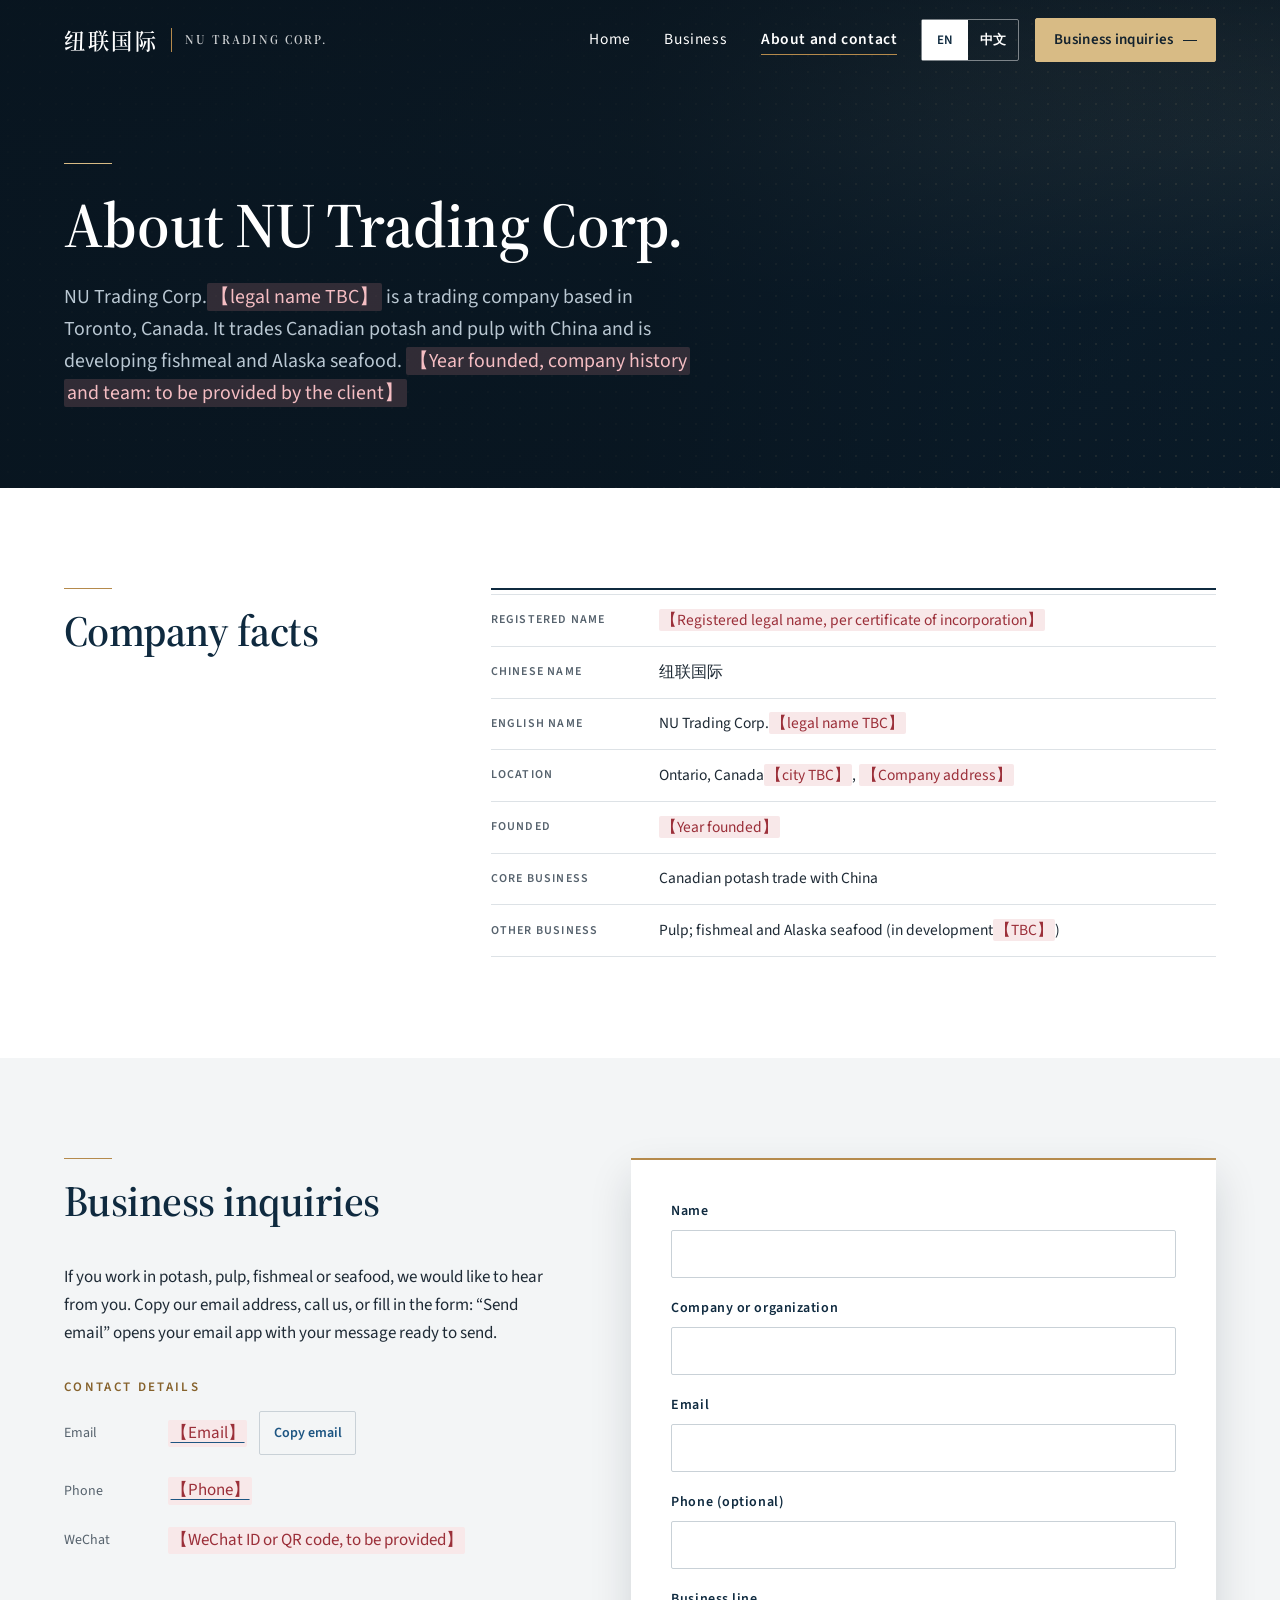
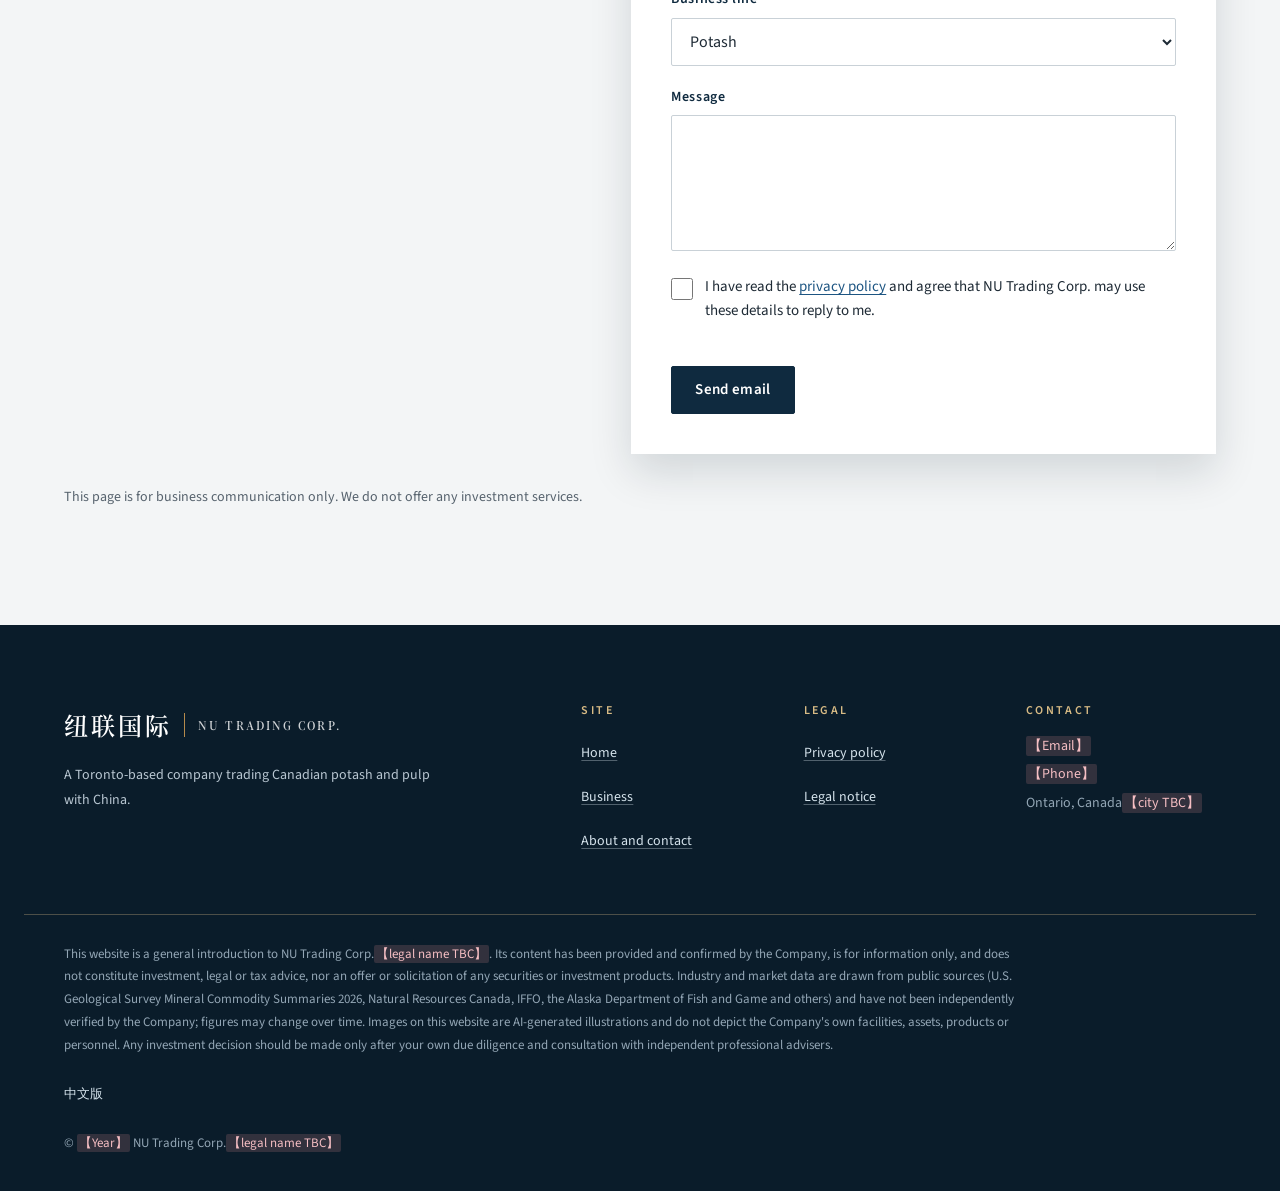
<file: en/about.html>
<!doctype html>
<html lang="en">
<head>
<meta charset="utf-8">
<meta name="viewport" content="width=device-width, initial-scale=1, viewport-fit=cover">
<title>About us and business inquiries | NU Trading Corp.</title>
<meta name="description" content="Company facts and contact details for NU Trading Corp.【legal name TBC】, and a form for business inquiries about potash, pulp, fishmeal and seafood.">
<link rel="canonical" href="https://nutrading.ca/en/about.html">
<link rel="alternate" hreflang="en" href="https://nutrading.ca/en/about.html">
<link rel="alternate" hreflang="zh-Hans" href="https://nutrading.ca/zh/about.html">
<link rel="alternate" hreflang="x-default" href="https://nutrading.ca/">
<meta property="og:type" content="website">
<meta property="og:site_name" content="纽联国际 NU Trading Corp.">
<meta property="og:title" content="About us and business inquiries | NU Trading Corp.">
<meta property="og:description" content="Company facts and contact details for NU Trading Corp.【legal name TBC】, and a form for business inquiries about potash, pulp, fishmeal and seafood.">
<meta property="og:url" content="https://nutrading.ca/en/about.html">
<meta property="og:image" content="https://nutrading.ca/assets/img/og-cover.png">
<meta property="og:image:width" content="1200"><meta property="og:image:height" content="630">
<meta property="og:locale" content="en_CA">
<meta property="og:locale:alternate" content="zh_CN">
<meta name="twitter:card" content="summary_large_image">
<link rel="icon" href="../assets/img/favicon.svg" type="image/svg+xml">
<link rel="apple-touch-icon" href="../assets/img/apple-touch-icon.png">
<meta name="theme-color" content="#0A1C2A">
<link rel="preload" href="../assets/fonts/nu-display-semibold.woff2" as="font" type="font/woff2" crossorigin>
<link rel="preload" href="../assets/fonts/nu-sans-regular.woff2" as="font" type="font/woff2" crossorigin>
<link rel="stylesheet" href="../assets/css/site.css">
<script>document.documentElement.classList.add('js')</script>
<script type="application/ld+json">{
 "@context": "https://schema.org",
 "@type": "Organization",
 "@id": "https://nutrading.ca/#organization",
 "name": "NU Trading Corp.【以注册名为准】",
 "alternateName": [
  "纽联国际",
  "NU Trading"
 ],
 "legalName": "【公司注册名，以注册证书为准】",
 "url": "https://nutrading.ca/",
 "logo": "https://nutrading.ca/assets/img/logo.png",
 "foundingDate": "【成立年份】",
 "email": "【邮箱】",
 "telephone": "【电话】",
 "address": {
  "@type": "PostalAddress",
  "streetAddress": "【公司地址】",
  "addressLocality": "【城市】",
  "addressRegion": "ON",
  "addressCountry": "CA"
 },
 "description": "NU Trading Corp.【legal name TBC】 is a Toronto-based trading company. Its core business is Canadian potash for China; it also trades pulp and is developing fishmeal and Alaska seafood.",
 "knowsAbout": [
  "Potash",
  "Potassium chloride",
  "Northern bleached softwood kraft pulp",
  "Dissolving pulp",
  "Fishmeal",
  "Alaska king crab",
  "Snow crab",
  "Canada–China trade"
 ]
}</script><script type="application/ld+json">{
 "@context": "https://schema.org",
 "@type": "WebSite",
 "@id": "https://nutrading.ca/#website",
 "url": "https://nutrading.ca/",
 "name": "纽联国际 NU Trading Corp.",
 "inLanguage": [
  "zh-Hans",
  "en"
 ],
 "publisher": {
  "@id": "https://nutrading.ca/#organization"
 }
}</script><script type="application/ld+json">{
 "@context": "https://schema.org",
 "@type": "BreadcrumbList",
 "itemListElement": [
  {
   "@type": "ListItem",
   "position": 1,
   "name": "Home",
   "item": "https://nutrading.ca/en/"
  },
  {
   "@type": "ListItem",
   "position": 2,
   "name": "About and contact",
   "item": "https://nutrading.ca/en/about.html"
  }
 ]
}</script>
</head>
<body class="has-hero">
<div class="wx-share" aria-hidden="true"><img src="../assets/img/wechat-share.jpg" width="600" height="600" alt=""></div>
<a class="skip" href="#main">Skip to content</a>
<header class="site-header" data-header>
<div class="wrap bar">
<a class="brand" href="index.html"><span class="brand-zh">纽联国际</span><span class="brand-rule" aria-hidden="true"></span><span class="brand-en">NU Trading Corp.</span></a>
<nav class="nav" id="nav-en" aria-label="Main navigation">
<ul><li><a href="index.html">Home</a></li><li><a href="business.html">Business</a></li><li><a href="about.html" aria-current="page">About and contact</a></li></ul>
<a class="btn btn-gold nav-cta" href="about.html#contact">Business inquiries</a>
</nav>
<div class="bar-actions">
<p class="lang-switch"><span class="lang-cur" aria-hidden="true">EN</span><a class="lang-link" href="../zh/about.html" hreflang="zh-Hans" lang="zh-Hans" aria-label="中文（Switch to Chinese）">中文</a></p>
<a class="btn btn-gold head-cta" href="about.html#contact">Business inquiries</a>
<button class="menu-btn" type="button" aria-expanded="false" aria-controls="nav-en" data-menu data-open="Menu" data-close="Close"><span class="menu-icon" aria-hidden="true"></span><span class="menu-text">Menu</span></button>
</div>
</div>
</header>
<main id="main">
<section class="page-head about-head">
<div class="head-media is-empty"><div class="ph" data-slot="A1"></div></div>
<div class="head-shade" aria-hidden="true"></div>
<div class="wrap head-inner">
<h1>About NU Trading Corp.</h1>
<p class="lead">NU Trading Corp.<span class="tbc">【legal name TBC】</span> is a trading company based in Toronto, Canada. It trades Canadian potash and pulp with China and is developing fishmeal and Alaska seafood. <span class="tbc">【Year founded, company history and team: to be provided by the client】</span></p>
</div>

</section>
<section class="section facts-sec">
<div class="wrap facts-grid">
<div class="section-head"><h2>Company facts</h2></div>
<div class="facts-card"><dl class="spec facts-list"><dt>Registered name</dt><dd><span class="tbc">【Registered legal name, per certificate of incorporation】</span></dd><dt>Chinese name</dt><dd>纽联国际</dd><dt>English name</dt><dd>NU Trading Corp.<span class="tbc">【legal name TBC】</span></dd><dt>Location</dt><dd>Ontario, Canada<span class="tbc">【city TBC】</span>, <span class="tbc">【Company address】</span></dd><dt>Founded</dt><dd><span class="tbc">【Year founded】</span></dd><dt>Core business</dt><dd>Canadian potash trade with China</dd><dt>Other business</dt><dd>Pulp; fishmeal and Alaska seafood (in development<span class="tbc">【TBC】</span>)</dd></dl></div>
</div>
</section>
<section class="section contact-sec" id="contact">
<div class="wrap contact-grid">
<div class="contact-intro">
<div class="section-head"><h2>Business inquiries</h2></div>
<p class="prose-p">If you work in potash, pulp, fishmeal or seafood, we would like to hear from you. Copy our email address, call us, or fill in the form: “Send email” opens your email app with your message ready to send.</p>
<h3 class="side">Contact details</h3>
<dl class="contact-list">
<dt>Email</dt><dd><a href="mailto:【Email】"><span class="tbc">【Email】</span></a><button class="copy-btn" type="button" data-copy="【Email】">Copy email</button></dd>
<dt>Phone</dt><dd><a href="tel:【Phone】"><span class="tbc">【Phone】</span></a></dd>
<dt>WeChat</dt><dd><span class="tbc">【WeChat ID or QR code, to be provided】</span></dd>
</dl>
</div>
<form class="contact" novalidate data-to="【Email】" data-subject="Business inquiry"
 data-err-fields="Enter your name, email and message." data-err-email="Check the email address and try again." data-err-consent="Tick the box to accept the privacy policy." data-opening="Opening your email app."
 data-l-name="Name" data-l-org="Company or organization" data-l-email="Email" data-l-topic="Business line" data-l-phone="Phone">
<label for="f-en-name">Name</label><input id="f-en-name" name="name" autocomplete="name" required>
<label for="f-en-org">Company or organization</label><input id="f-en-org" name="org" autocomplete="organization">
<label for="f-en-email">Email</label><input id="f-en-email" name="email" type="email" inputmode="email" autocomplete="email" required>
<label for="f-en-phone">Phone (optional)</label><input id="f-en-phone" name="phone" type="tel" inputmode="tel" autocomplete="tel">
<label for="f-en-topic">Business line</label><select id="f-en-topic" name="topic"><option>Potash</option><option>Pulp</option><option>Fishmeal</option><option>Alaska seafood</option><option>Other</option></select>
<label for="f-en-msg">Message</label><textarea id="f-en-msg" name="message" required></textarea>
<div class="check"><input id="f-en-consent" type="checkbox" name="consent"><label for="f-en-consent">I have read the <a href="privacy.html">privacy policy</a> and agree that NU Trading Corp. may use these details to reply to me.</label></div>
<p class="form-msg" role="alert"></p>
<div><button class="btn btn-navy" type="submit">Send email</button></div>
<div class="fallback" hidden>
<p>If your email app did not open (for example inside WeChat), copy the address below and send from your usual email.</p>
<p class="fallback-mail"><span><span class="tbc">【Email】</span></span><button class="copy-btn" type="button" data-copy="【Email】">Copy email</button></p>
</div>
</form>
</div>
<div class="wrap"><p class="note">This page is for business communication only. We do not offer any investment services.</p></div>
</section>
</main>
<footer class="site-footer">
<div class="wrap foot-top">
<div class="foot-brand"><p class="brand foot-lockup"><span class="brand-zh">纽联国际</span><span class="brand-rule" aria-hidden="true"></span><span class="brand-en">NU Trading Corp.</span></p><p>A Toronto-based company trading Canadian potash and pulp with China.</p></div>
<div class="foot-cols">
<div><h2 class="foot-h">Site</h2><ul class="foot-list"><li><a href="index.html">Home</a></li><li><a href="business.html">Business</a></li><li><a href="about.html">About and contact</a></li></ul></div>
<div><h2 class="foot-h">Legal</h2><ul class="foot-list"><li><a href="privacy.html">Privacy policy</a></li><li><a href="legal.html">Legal notice</a></li></ul></div>
<div><h2 class="foot-h">Contact</h2><ul class="foot-list"><li><span class="tbc">【Email】</span></li><li><span class="tbc">【Phone】</span></li><li>Ontario, Canada<span class="tbc">【city TBC】</span></li></ul></div>
</div>
</div>
<div class="wrap foot-notice">
<p>This website is a general introduction to NU Trading Corp.<span class="tbc">【legal name TBC】</span>. Its content has been provided and confirmed by the Company, is for information only, and does not constitute investment, legal or tax advice, nor an offer or solicitation of any securities or investment products. Industry and market data are drawn from public sources (U.S. Geological Survey Mineral Commodity Summaries 2026, Natural Resources Canada, IFFO, the Alaska Department of Fish and Game and others) and have not been independently verified by the Company; figures may change over time. Images on this website are AI-generated illustrations and do not depict the Company's own facilities, assets, products or personnel. Any investment decision should be made only after your own due diligence and consultation with independent professional advisers.</p>
<details lang="zh-Hans"><summary>中文版</summary><p>本网站为纽联国际<span class="tbc">【以注册名为准】</span>的一般性介绍，内容由公司提供并确认，仅供参考，不构成投资、法律或税务建议，也不构成任何证券或投资产品的要约或招揽。网站中的行业和市场数据来自公开来源（美国地质调查局《矿产商品概要 2026》、加拿大自然资源部、国际海洋配料组织 IFFO、阿拉斯加渔猎局等），公司未对第三方数据作独立核实，数据可能随时间更新。网站中的图片为 AI 生成的示意图，不代表公司自有的设施、资产、产品或人员。任何投资决定均应在自行调查并咨询独立专业顾问后作出。</p></details>
<p class="rights">© <span class="tbc">【Year】</span> NU Trading Corp.<span class="tbc">【legal name TBC】</span></p>
</div>
</footer>
<div class="bottom-bar" data-bottom-bar><a class="btn btn-navy" href="tel:【Phone】">Call us</a><button class="btn btn-line copy-btn" type="button" data-copy="【Email】">Copy email</button></div>
<script src="../assets/js/site.js" defer></script>
</body>
</html>
</file>
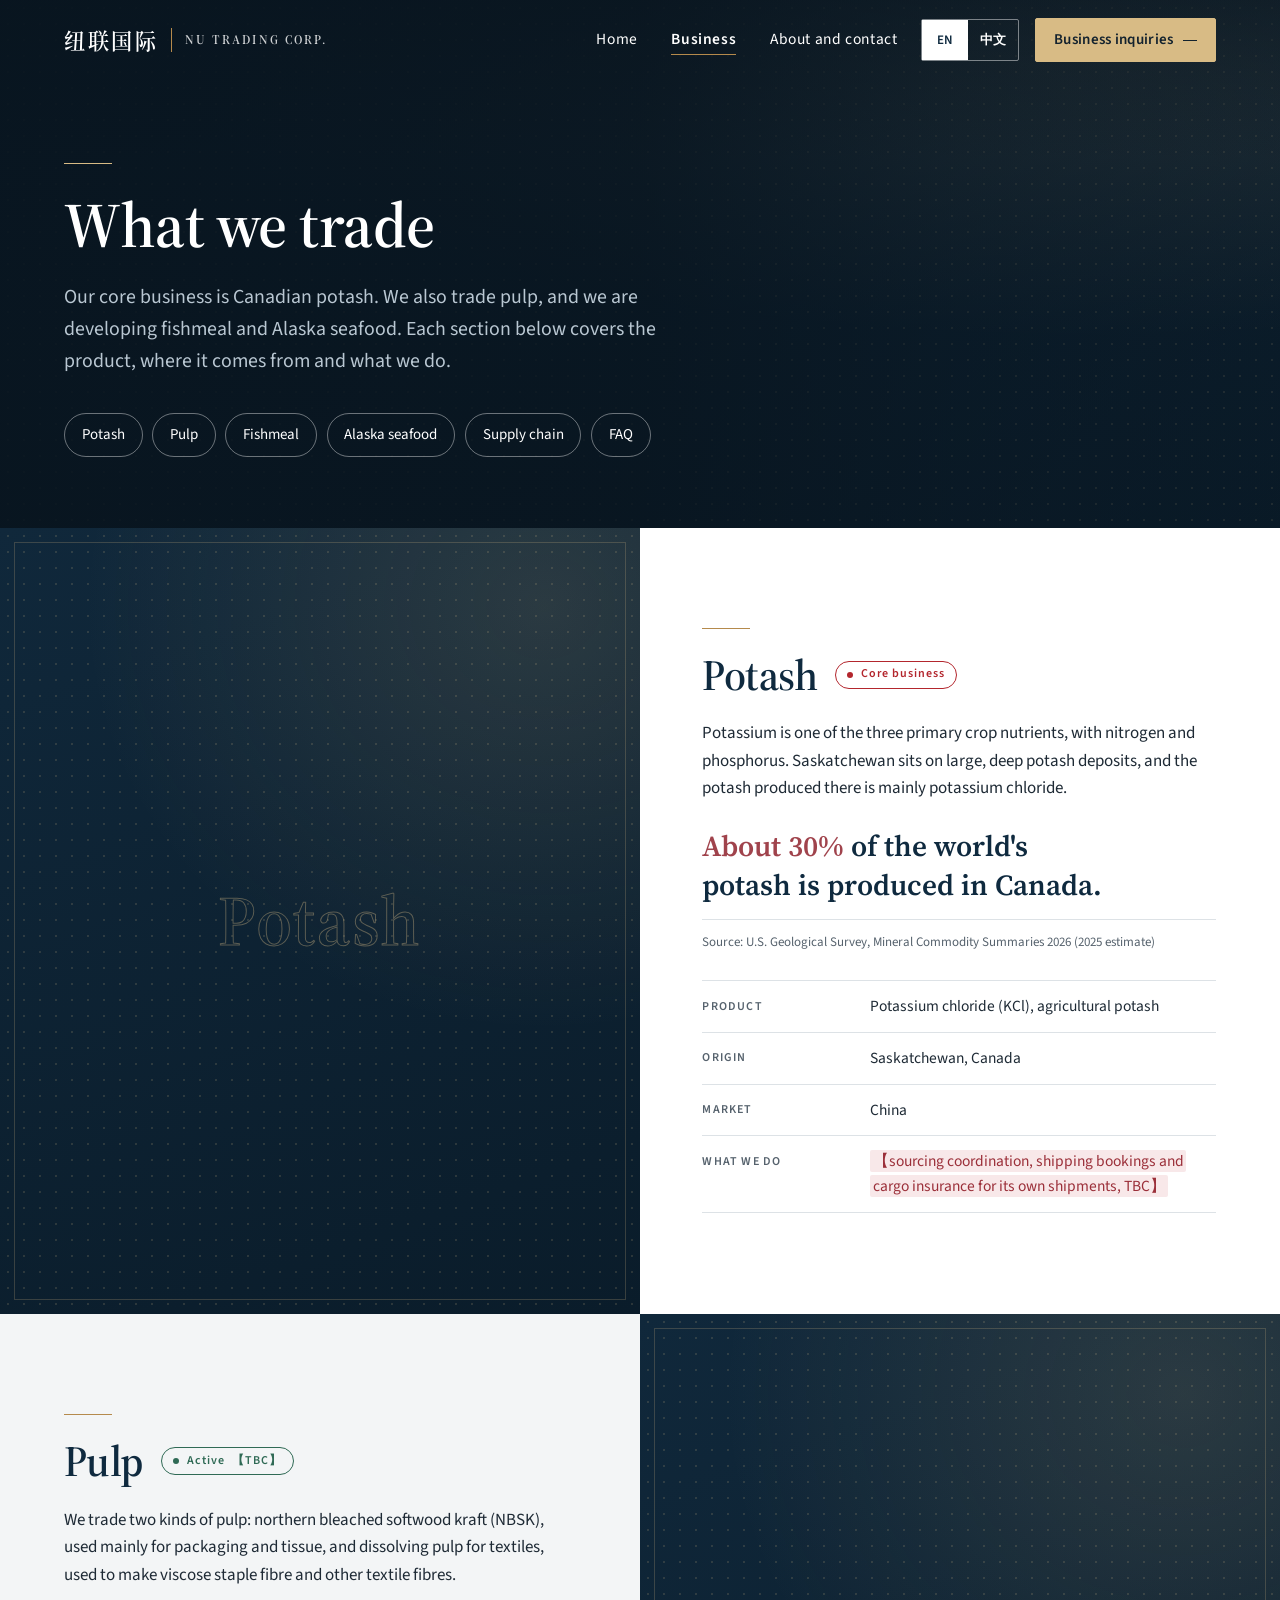
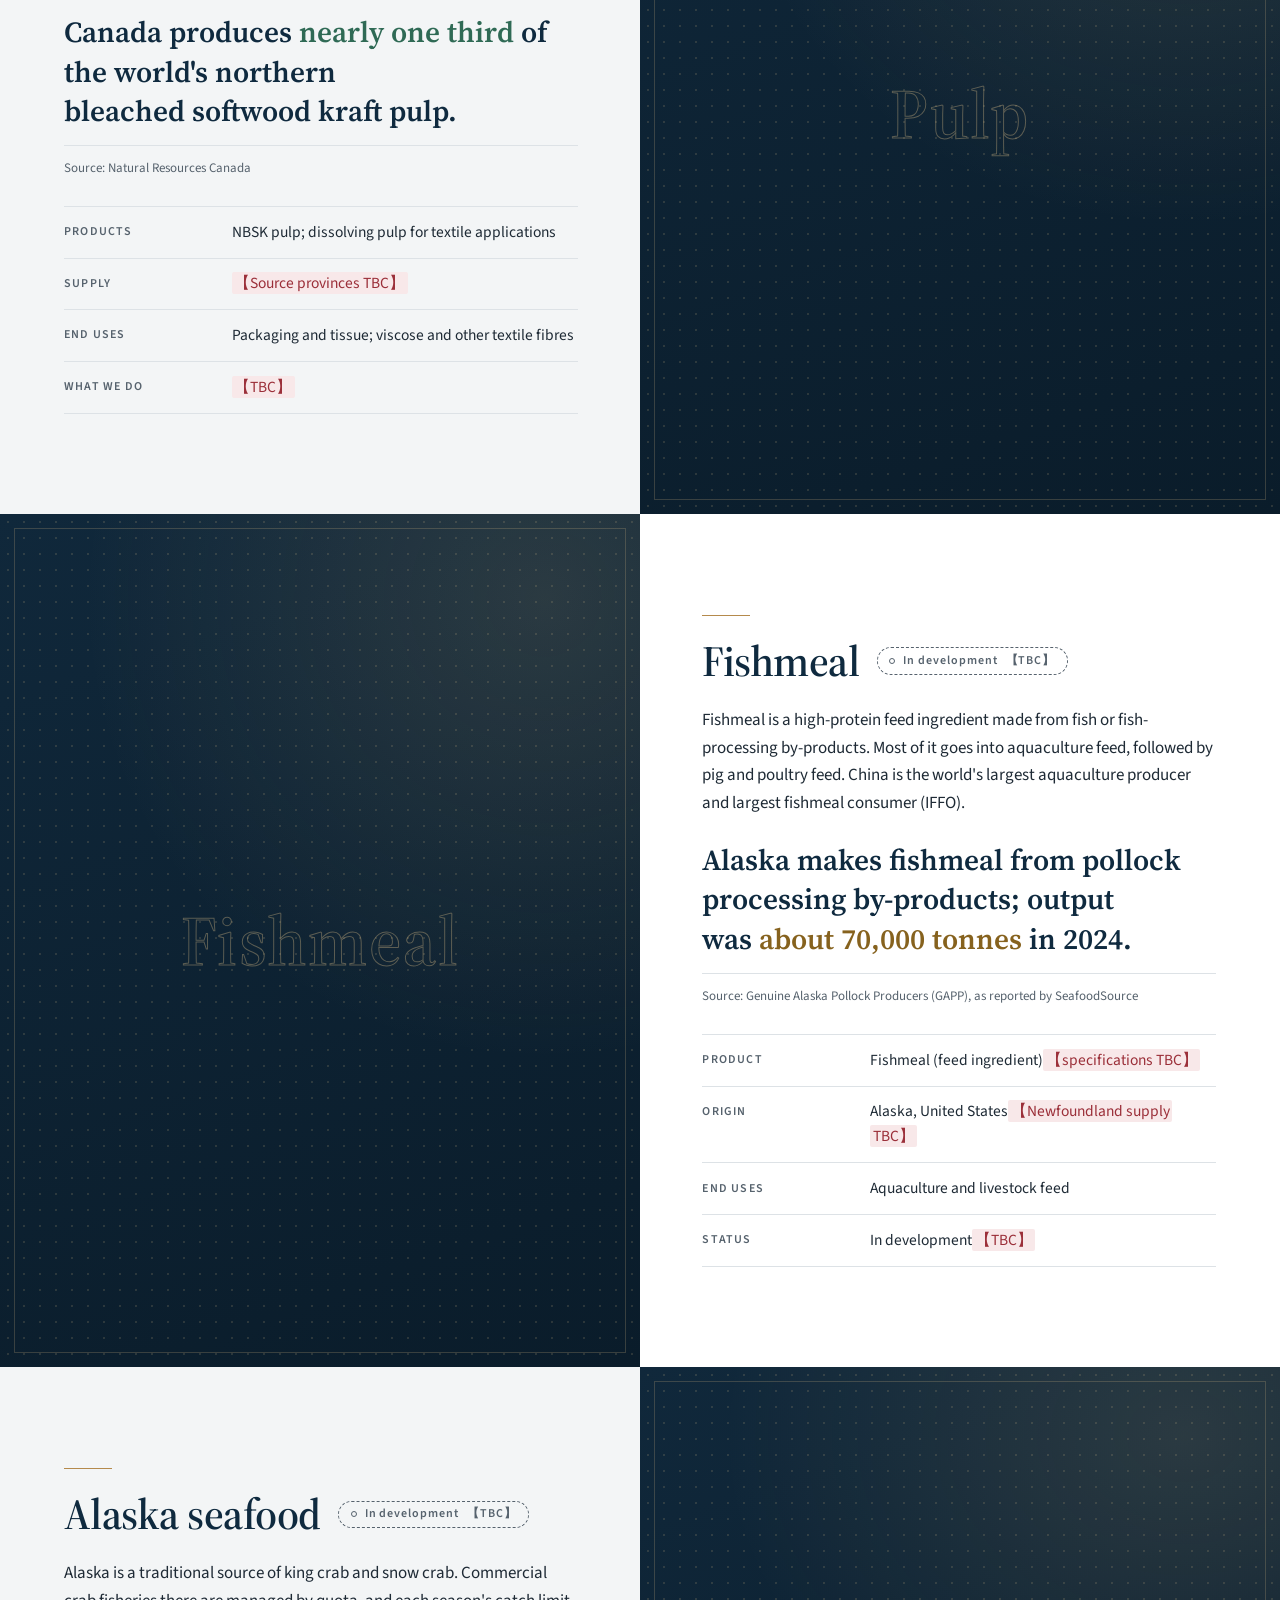
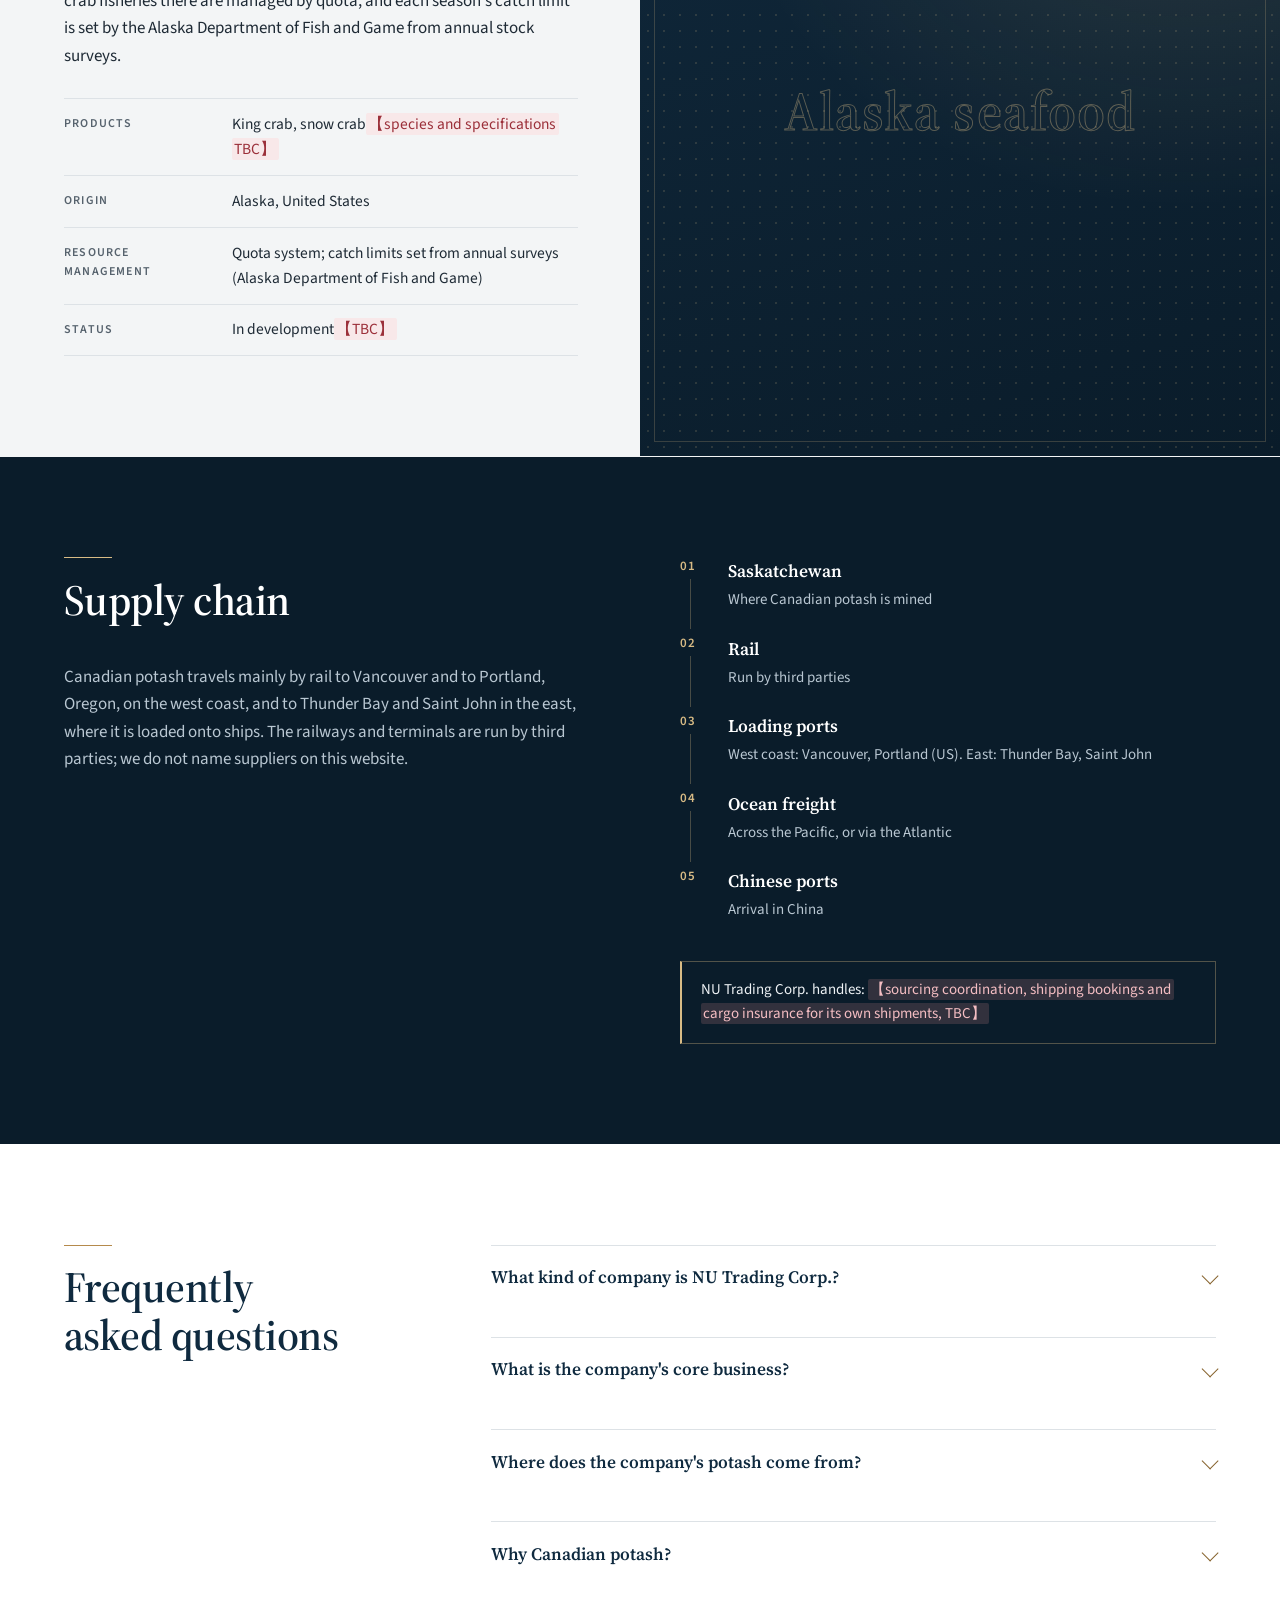
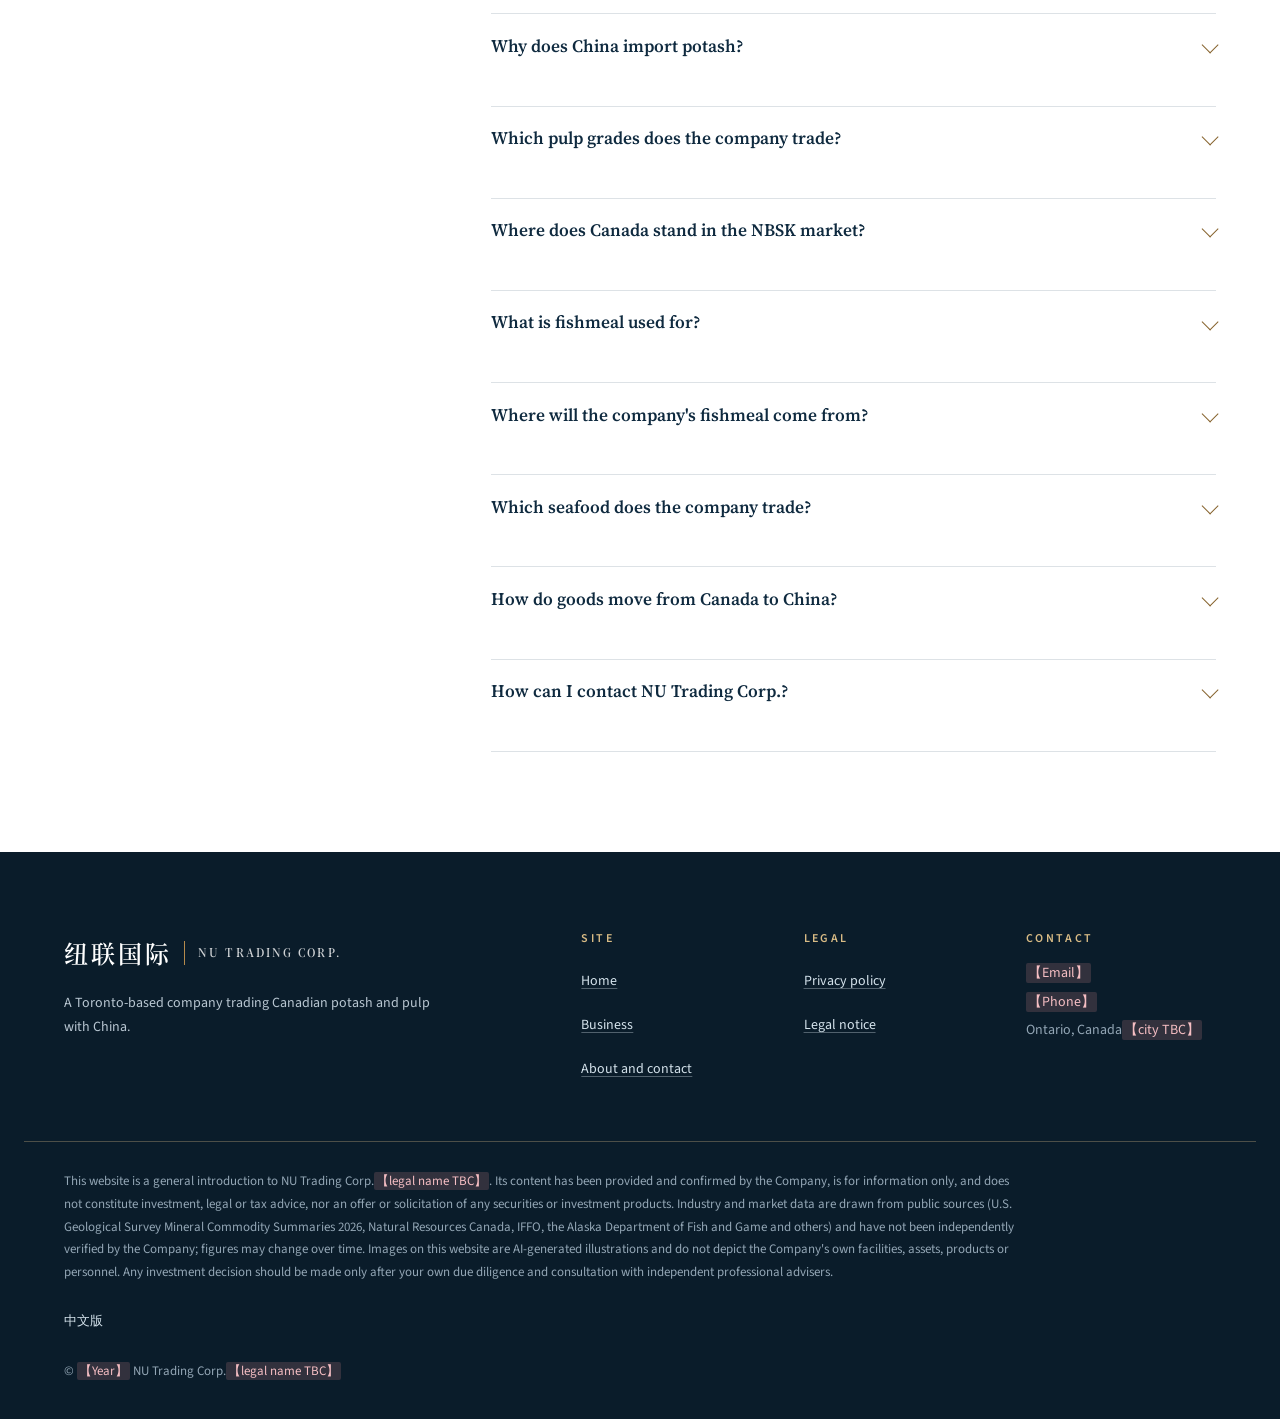
<file: en/business.html>
<!doctype html>
<html lang="en">
<head>
<meta charset="utf-8">
<meta name="viewport" content="width=device-width, initial-scale=1, viewport-fit=cover">
<title>Potash, pulp, fishmeal and Alaska seafood | NU Trading Corp.</title>
<meta name="description" content="NU Trading Corp.'s four lines of business: Canadian potash (potassium chloride), NBSK and dissolving pulp, fishmeal, and Alaska king and snow crab. With data sources and FAQ.">
<link rel="canonical" href="https://nutrading.ca/en/business.html">
<link rel="alternate" hreflang="en" href="https://nutrading.ca/en/business.html">
<link rel="alternate" hreflang="zh-Hans" href="https://nutrading.ca/zh/business.html">
<link rel="alternate" hreflang="x-default" href="https://nutrading.ca/">
<meta property="og:type" content="website">
<meta property="og:site_name" content="纽联国际 NU Trading Corp.">
<meta property="og:title" content="Potash, pulp, fishmeal and Alaska seafood | NU Trading Corp.">
<meta property="og:description" content="NU Trading Corp.'s four lines of business: Canadian potash (potassium chloride), NBSK and dissolving pulp, fishmeal, and Alaska king and snow crab. With data sources and FAQ.">
<meta property="og:url" content="https://nutrading.ca/en/business.html">
<meta property="og:image" content="https://nutrading.ca/assets/img/og-cover.png">
<meta property="og:image:width" content="1200"><meta property="og:image:height" content="630">
<meta property="og:locale" content="en_CA">
<meta property="og:locale:alternate" content="zh_CN">
<meta name="twitter:card" content="summary_large_image">
<link rel="icon" href="../assets/img/favicon.svg" type="image/svg+xml">
<link rel="apple-touch-icon" href="../assets/img/apple-touch-icon.png">
<meta name="theme-color" content="#0A1C2A">
<link rel="preload" href="../assets/fonts/nu-display-semibold.woff2" as="font" type="font/woff2" crossorigin>
<link rel="preload" href="../assets/fonts/nu-sans-regular.woff2" as="font" type="font/woff2" crossorigin>
<link rel="stylesheet" href="../assets/css/site.css">
<script>document.documentElement.classList.add('js')</script>
<script type="application/ld+json">{
 "@context": "https://schema.org",
 "@type": "Organization",
 "@id": "https://nutrading.ca/#organization",
 "name": "NU Trading Corp.【以注册名为准】",
 "alternateName": [
  "纽联国际",
  "NU Trading"
 ],
 "legalName": "【公司注册名，以注册证书为准】",
 "url": "https://nutrading.ca/",
 "logo": "https://nutrading.ca/assets/img/logo.png",
 "foundingDate": "【成立年份】",
 "email": "【邮箱】",
 "telephone": "【电话】",
 "address": {
  "@type": "PostalAddress",
  "streetAddress": "【公司地址】",
  "addressLocality": "【城市】",
  "addressRegion": "ON",
  "addressCountry": "CA"
 },
 "description": "NU Trading Corp.【legal name TBC】 is a Toronto-based trading company. Its core business is Canadian potash for China; it also trades pulp and is developing fishmeal and Alaska seafood.",
 "knowsAbout": [
  "Potash",
  "Potassium chloride",
  "Northern bleached softwood kraft pulp",
  "Dissolving pulp",
  "Fishmeal",
  "Alaska king crab",
  "Snow crab",
  "Canada–China trade"
 ]
}</script><script type="application/ld+json">{
 "@context": "https://schema.org",
 "@type": "WebSite",
 "@id": "https://nutrading.ca/#website",
 "url": "https://nutrading.ca/",
 "name": "纽联国际 NU Trading Corp.",
 "inLanguage": [
  "zh-Hans",
  "en"
 ],
 "publisher": {
  "@id": "https://nutrading.ca/#organization"
 }
}</script><script type="application/ld+json">{
 "@context": "https://schema.org",
 "@type": "FAQPage",
 "inLanguage": "en",
 "mainEntity": [
  {
   "@type": "Question",
   "name": "What kind of company is NU Trading Corp.?",
   "acceptedAnswer": {
    "@type": "Answer",
    "text": "NU Trading Corp.【legal name TBC】 is a Toronto-based trading company whose core business is Canadian potash for China. It also trades pulp and is developing fishmeal and Alaska seafood trade【status TBC】."
   }
  },
  {
   "@type": "Question",
   "name": "What is the company's core business?",
   "acceptedAnswer": {
    "@type": "Answer",
    "text": "Trading Canadian potash (potassium chloride) to China. Potassium chloride is the most common form of potash and is used mainly as crop fertilizer."
   }
  },
  {
   "@type": "Question",
   "name": "Where does the company's potash come from?",
   "acceptedAnswer": {
    "@type": "Answer",
    "text": "From Saskatchewan, Canada. For commercial confidentiality, the website does not name specific suppliers."
   }
  },
  {
   "@type": "Question",
   "name": "Why Canadian potash?",
   "acceptedAnswer": {
    "@type": "Answer",
    "text": "About 30% of the world's potash is produced in Canada. Source: U.S. Geological Survey, Mineral Commodity Summaries 2026 (2025 estimate)."
   }
  },
  {
   "@type": "Question",
   "name": "Why does China import potash?",
   "acceptedAnswer": {
    "@type": "Answer",
    "text": "China's potash resources are limited, and it imports more than 60% of the potash it uses. 2024 data from Baichuan Yingfu, as reported by Shanghai Securities News in December 2025."
   }
  },
  {
   "@type": "Question",
   "name": "Which pulp grades does the company trade?",
   "acceptedAnswer": {
    "@type": "Answer",
    "text": "Northern bleached softwood kraft (NBSK) pulp and dissolving pulp for textiles. NBSK goes mainly into packaging and tissue; dissolving pulp is used to make viscose and other textile fibres. Source provinces【TBC】."
   }
  },
  {
   "@type": "Question",
   "name": "Where does Canada stand in the NBSK market?",
   "acceptedAnswer": {
    "@type": "Answer",
    "text": "Canada produces nearly one third of the world's NBSK pulp. Source: Natural Resources Canada."
   }
  },
  {
   "@type": "Question",
   "name": "What is fishmeal used for?",
   "acceptedAnswer": {
    "@type": "Answer",
    "text": "Mostly aquaculture feed, followed by pig and poultry feed. China is the world's largest aquaculture producer and largest fishmeal consumer (IFFO, the Marine Ingredients Organisation)."
   }
  },
  {
   "@type": "Question",
   "name": "Where will the company's fishmeal come from?",
   "acceptedAnswer": {
    "@type": "Answer",
    "text": "Alaska, United States【Newfoundland supply TBC】. Alaska makes fishmeal from pollock processing by-products; output was about 70,000 tonnes in 2024 (GAPP, as reported by SeafoodSource). Status of this business【TBC】."
   }
  },
  {
   "@type": "Question",
   "name": "Which seafood does the company trade?",
   "acceptedAnswer": {
    "@type": "Answer",
    "text": "Alaska king crab, snow crab and other species【species and status TBC】. Alaska crab fisheries are managed by quota; each season's catch limit is set by the Alaska Department of Fish and Game from annual stock surveys."
   }
  },
  {
   "@type": "Question",
   "name": "How do goods move from Canada to China?",
   "acceptedAnswer": {
    "@type": "Answer",
    "text": "Potash travels by rail to ports on Canada's west coast and in the east, then by sea. Railways and terminals are run by third parties; NU Trading Corp. handles【sourcing coordination, shipping bookings and cargo insurance for its own shipments, TBC】."
   }
  },
  {
   "@type": "Question",
   "name": "How can I contact NU Trading Corp.?",
   "acceptedAnswer": {
    "@type": "Answer",
    "text": "Use the business inquiries form on this site, or email【Email】. This website is a company introduction only and does not offer any investment services."
   }
  }
 ]
}</script><script type="application/ld+json">{
 "@context": "https://schema.org",
 "@type": "BreadcrumbList",
 "itemListElement": [
  {
   "@type": "ListItem",
   "position": 1,
   "name": "Home",
   "item": "https://nutrading.ca/en/"
  },
  {
   "@type": "ListItem",
   "position": 2,
   "name": "Business",
   "item": "https://nutrading.ca/en/business.html"
  }
 ]
}</script>
</head>
<body class="has-hero">
<div class="wx-share" aria-hidden="true"><img src="../assets/img/wechat-share.jpg" width="600" height="600" alt=""></div>
<a class="skip" href="#main">Skip to content</a>
<header class="site-header" data-header>
<div class="wrap bar">
<a class="brand" href="index.html"><span class="brand-zh">纽联国际</span><span class="brand-rule" aria-hidden="true"></span><span class="brand-en">NU Trading Corp.</span></a>
<nav class="nav" id="nav-en" aria-label="Main navigation">
<ul><li><a href="index.html">Home</a></li><li><a href="business.html" aria-current="page">Business</a></li><li><a href="about.html">About and contact</a></li></ul>
<a class="btn btn-gold nav-cta" href="about.html#contact">Business inquiries</a>
</nav>
<div class="bar-actions">
<p class="lang-switch"><span class="lang-cur" aria-hidden="true">EN</span><a class="lang-link" href="../zh/business.html" hreflang="zh-Hans" lang="zh-Hans" aria-label="中文（Switch to Chinese）">中文</a></p>
<a class="btn btn-gold head-cta" href="about.html#contact">Business inquiries</a>
<button class="menu-btn" type="button" aria-expanded="false" aria-controls="nav-en" data-menu data-open="Menu" data-close="Close"><span class="menu-icon" aria-hidden="true"></span><span class="menu-text">Menu</span></button>
</div>
</div>
</header>
<main id="main">
<section class="page-head ">
<div class="head-media is-empty"><div class="ph" data-slot="P1"></div></div>
<div class="head-shade" aria-hidden="true"></div>
<div class="wrap head-inner">
<h1>What we trade</h1>
<p class="lead">Our core business is Canadian potash. We also trade pulp, and we are developing fishmeal and Alaska seafood. Each section below covers the product, where it comes from and what we do.</p>
<nav class="chips" aria-label="On this page"><ul><li><a href="#potash">Potash</a></li><li><a href="#pulp">Pulp</a></li><li><a href="#fishmeal">Fishmeal</a></li><li><a href="#seafood">Alaska seafood</a></li><li><a href="#supply-chain">Supply chain</a></li><li><a href="#faq">FAQ</a></li></ul></nav>
</div>

</section>
<section class="section product c-potash" id="potash">
<div class="product-grid">
<div class="product-media is-empty"><div class="ph" data-slot="B1"><span class="ph-term" aria-hidden="true" style="--n:4">Potash</span></div></div>
<div class="product-text">
<div class="product-head"><h2>Potash</h2><span class="status main">Core business</span></div>
<p class="prose-p">Potassium is one of the three primary crop nutrients, with nitrogen and phosphorus. Saskatchewan sits on large, deep potash deposits, and the potash produced there is mainly potassium chloride.</p>
<p class="fact"><span class="fact-text"><span class="fig">About 30%</span> of the world's potash is produced in Canada.</span><span class="src">Source: U.S. Geological Survey, Mineral Commodity Summaries 2026 (2025 estimate)</span></p>
<dl class="spec"><dt>Product</dt><dd>Potassium chloride (KCl), agricultural potash</dd><dt>Origin</dt><dd>Saskatchewan, Canada</dd><dt>Market</dt><dd>China</dd><dt>What we do</dt><dd><span class="tbc">【sourcing coordination, shipping bookings and cargo insurance for its own shipments, TBC】</span></dd></dl>
</div>
</div>
</section><section class="section product c-pulp alt" id="pulp">
<div class="product-grid">
<div class="product-media is-empty"><div class="ph" data-slot="B2"><span class="ph-term" aria-hidden="true" style="--n:4">Pulp</span></div></div>
<div class="product-text">
<div class="product-head"><h2>Pulp</h2><span class="status active">Active<span class="tbc">【TBC】</span></span></div>
<p class="prose-p">We trade two kinds of pulp: northern bleached softwood kraft (NBSK), used mainly for packaging and tissue, and dissolving pulp for textiles, used to make viscose staple fibre and other textile fibres.</p>
<p class="fact"><span class="fact-text">Canada produces <span class="fig">nearly one third</span> of the world's northern bleached softwood kraft pulp.</span><span class="src">Source: Natural Resources Canada</span></p>
<dl class="spec"><dt>Products</dt><dd>NBSK pulp; dissolving pulp for textile applications</dd><dt>Supply</dt><dd><span class="tbc">【Source provinces TBC】</span></dd><dt>End uses</dt><dd>Packaging and tissue; viscose and other textile fibres</dd><dt>What we do</dt><dd><span class="tbc">【TBC】</span></dd></dl>
</div>
</div>
</section><section class="section product c-fish" id="fishmeal">
<div class="product-grid">
<div class="product-media is-empty"><div class="ph" data-slot="B3"><span class="ph-term" aria-hidden="true" style="--n:4">Fishmeal</span></div></div>
<div class="product-text">
<div class="product-head"><h2>Fishmeal</h2><span class="status dev">In development<span class="tbc">【TBC】</span></span></div>
<p class="prose-p">Fishmeal is a high-protein feed ingredient made from fish or fish-processing by-products. Most of it goes into aquaculture feed, followed by pig and poultry feed. China is the world's largest aquaculture producer and largest fishmeal consumer (IFFO).</p>
<p class="fact"><span class="fact-text">Alaska makes fishmeal from pollock processing by-products; output was <span class="fig">about 70,000 tonnes</span> in 2024.</span><span class="src">Source: Genuine Alaska Pollock Producers (GAPP), as reported by SeafoodSource</span></p>
<dl class="spec"><dt>Product</dt><dd>Fishmeal (feed ingredient)<span class="tbc">【specifications TBC】</span></dd><dt>Origin</dt><dd>Alaska, United States<span class="tbc">【Newfoundland supply TBC】</span></dd><dt>End uses</dt><dd>Aquaculture and livestock feed</dd><dt>Status</dt><dd>In development<span class="tbc">【TBC】</span></dd></dl>
</div>
</div>
</section><section class="section product c-sea alt" id="seafood">
<div class="product-grid">
<div class="product-media is-empty"><div class="ph" data-slot="B4"><span class="ph-term" aria-hidden="true" style="--n:8">Alaska seafood</span></div></div>
<div class="product-text">
<div class="product-head"><h2>Alaska seafood</h2><span class="status dev">In development<span class="tbc">【TBC】</span></span></div>
<p class="prose-p">Alaska is a traditional source of king crab and snow crab. Commercial crab fisheries there are managed by quota, and each season's catch limit is set by the Alaska Department of Fish and Game from annual stock surveys.</p>

<dl class="spec"><dt>Products</dt><dd>King crab, snow crab<span class="tbc">【species and specifications TBC】</span></dd><dt>Origin</dt><dd>Alaska, United States</dd><dt>Resource management</dt><dd>Quota system; catch limits set from annual surveys (Alaska Department of Fish and Game)</dd><dt>Status</dt><dd>In development<span class="tbc">【TBC】</span></dd></dl>
</div>
</div>
</section>
<section class="section supply" id="supply-chain">
<div class="wrap supply-grid">
<div class="prose"><div class="section-head on-dark"><h2>Supply chain</h2></div><p>Canadian potash travels mainly by rail to Vancouver and to Portland, Oregon, on the west coast, and to Thunder Bay and Saint John in the east, where it is loaded onto ships. The railways and terminals are run by third parties; we do not name suppliers on this website.</p></div>
<div><ol class="route" aria-label="How potash moves from Canada to China"><li><strong class="step-name">Saskatchewan</strong><span>Where Canadian potash is mined</span></li><li><strong class="step-name">Rail</strong><span>Run by third parties</span></li><li><strong class="step-name">Loading ports</strong><span>West coast: Vancouver, Portland (US). East: Thunder Bay, Saint John</span></li><li><strong class="step-name">Ocean freight</strong><span>Across the Pacific, or via the Atlantic</span></li><li><strong class="step-name">Chinese ports</strong><span>Arrival in China</span></li></ol><p class="route-own">NU Trading Corp. handles: <span class="tbc">【sourcing coordination, shipping bookings and cargo insurance for its own shipments, TBC】</span></p></div>
</div>
</section>
<section class="section faq" id="faq">
<div class="wrap faq-grid">
<div class="section-head"><h2>Frequently asked questions</h2></div>
<div class="faq-list"><details><summary>What kind of company is NU Trading Corp.?</summary><div class="faq-a"><p class="short">NU Trading Corp.<span class="tbc">【legal name TBC】</span> is a Toronto-based trading company whose core business is Canadian potash for China.</p><p class="more">It also trades pulp and is developing fishmeal and Alaska seafood trade<span class="tbc">【status TBC】</span>.</p></div></details><details><summary>What is the company's core business?</summary><div class="faq-a"><p class="short">Trading Canadian potash (potassium chloride) to China.</p><p class="more">Potassium chloride is the most common form of potash and is used mainly as crop fertilizer.</p></div></details><details><summary>Where does the company's potash come from?</summary><div class="faq-a"><p class="short">From Saskatchewan, Canada.</p><p class="more">For commercial confidentiality, the website does not name specific suppliers.</p></div></details><details><summary>Why Canadian potash?</summary><div class="faq-a"><p class="short">About 30% of the world's potash is produced in Canada.</p><p class="more">Source: U.S. Geological Survey, Mineral Commodity Summaries 2026 (2025 estimate).</p></div></details><details><summary>Why does China import potash?</summary><div class="faq-a"><p class="short">China's potash resources are limited, and it imports more than 60% of the potash it uses.</p><p class="more">2024 data from Baichuan Yingfu, as reported by Shanghai Securities News in December 2025.</p></div></details><details><summary>Which pulp grades does the company trade?</summary><div class="faq-a"><p class="short">Northern bleached softwood kraft (NBSK) pulp and dissolving pulp for textiles.</p><p class="more">NBSK goes mainly into packaging and tissue; dissolving pulp is used to make viscose and other textile fibres. Source provinces<span class="tbc">【TBC】</span>.</p></div></details><details><summary>Where does Canada stand in the NBSK market?</summary><div class="faq-a"><p class="short">Canada produces nearly one third of the world's NBSK pulp.</p><p class="more">Source: Natural Resources Canada.</p></div></details><details><summary>What is fishmeal used for?</summary><div class="faq-a"><p class="short">Mostly aquaculture feed, followed by pig and poultry feed.</p><p class="more">China is the world's largest aquaculture producer and largest fishmeal consumer (IFFO, the Marine Ingredients Organisation).</p></div></details><details><summary>Where will the company's fishmeal come from?</summary><div class="faq-a"><p class="short">Alaska, United States<span class="tbc">【Newfoundland supply TBC】</span>.</p><p class="more">Alaska makes fishmeal from pollock processing by-products; output was about 70,000 tonnes in 2024 (GAPP, as reported by SeafoodSource). Status of this business<span class="tbc">【TBC】</span>.</p></div></details><details><summary>Which seafood does the company trade?</summary><div class="faq-a"><p class="short">Alaska king crab, snow crab and other species<span class="tbc">【species and status TBC】</span>.</p><p class="more">Alaska crab fisheries are managed by quota; each season's catch limit is set by the Alaska Department of Fish and Game from annual stock surveys.</p></div></details><details><summary>How do goods move from Canada to China?</summary><div class="faq-a"><p class="short">Potash travels by rail to ports on Canada's west coast and in the east, then by sea.</p><p class="more">Railways and terminals are run by third parties; NU Trading Corp. handles<span class="tbc">【sourcing coordination, shipping bookings and cargo insurance for its own shipments, TBC】</span>.</p></div></details><details><summary>How can I contact NU Trading Corp.?</summary><div class="faq-a"><p class="short">Use the business inquiries form on this site, or email<span class="tbc">【Email】</span>.</p><p class="more">This website is a company introduction only and does not offer any investment services.</p></div></details></div>
</div>
</section>
</main>
<footer class="site-footer">
<div class="wrap foot-top">
<div class="foot-brand"><p class="brand foot-lockup"><span class="brand-zh">纽联国际</span><span class="brand-rule" aria-hidden="true"></span><span class="brand-en">NU Trading Corp.</span></p><p>A Toronto-based company trading Canadian potash and pulp with China.</p></div>
<div class="foot-cols">
<div><h2 class="foot-h">Site</h2><ul class="foot-list"><li><a href="index.html">Home</a></li><li><a href="business.html">Business</a></li><li><a href="about.html">About and contact</a></li></ul></div>
<div><h2 class="foot-h">Legal</h2><ul class="foot-list"><li><a href="privacy.html">Privacy policy</a></li><li><a href="legal.html">Legal notice</a></li></ul></div>
<div><h2 class="foot-h">Contact</h2><ul class="foot-list"><li><span class="tbc">【Email】</span></li><li><span class="tbc">【Phone】</span></li><li>Ontario, Canada<span class="tbc">【city TBC】</span></li></ul></div>
</div>
</div>
<div class="wrap foot-notice">
<p>This website is a general introduction to NU Trading Corp.<span class="tbc">【legal name TBC】</span>. Its content has been provided and confirmed by the Company, is for information only, and does not constitute investment, legal or tax advice, nor an offer or solicitation of any securities or investment products. Industry and market data are drawn from public sources (U.S. Geological Survey Mineral Commodity Summaries 2026, Natural Resources Canada, IFFO, the Alaska Department of Fish and Game and others) and have not been independently verified by the Company; figures may change over time. Images on this website are AI-generated illustrations and do not depict the Company's own facilities, assets, products or personnel. Any investment decision should be made only after your own due diligence and consultation with independent professional advisers.</p>
<details lang="zh-Hans"><summary>中文版</summary><p>本网站为纽联国际<span class="tbc">【以注册名为准】</span>的一般性介绍，内容由公司提供并确认，仅供参考，不构成投资、法律或税务建议，也不构成任何证券或投资产品的要约或招揽。网站中的行业和市场数据来自公开来源（美国地质调查局《矿产商品概要 2026》、加拿大自然资源部、国际海洋配料组织 IFFO、阿拉斯加渔猎局等），公司未对第三方数据作独立核实，数据可能随时间更新。网站中的图片为 AI 生成的示意图，不代表公司自有的设施、资产、产品或人员。任何投资决定均应在自行调查并咨询独立专业顾问后作出。</p></details>
<p class="rights">© <span class="tbc">【Year】</span> NU Trading Corp.<span class="tbc">【legal name TBC】</span></p>
</div>
</footer>
<div class="bottom-bar" data-bottom-bar><a class="btn btn-navy" href="about.html#contact">Business inquiries</a><button class="btn btn-line copy-btn" type="button" data-copy="【Email】">Copy email</button></div>
<script src="../assets/js/site.js" defer></script>
</body>
</html>
</file>
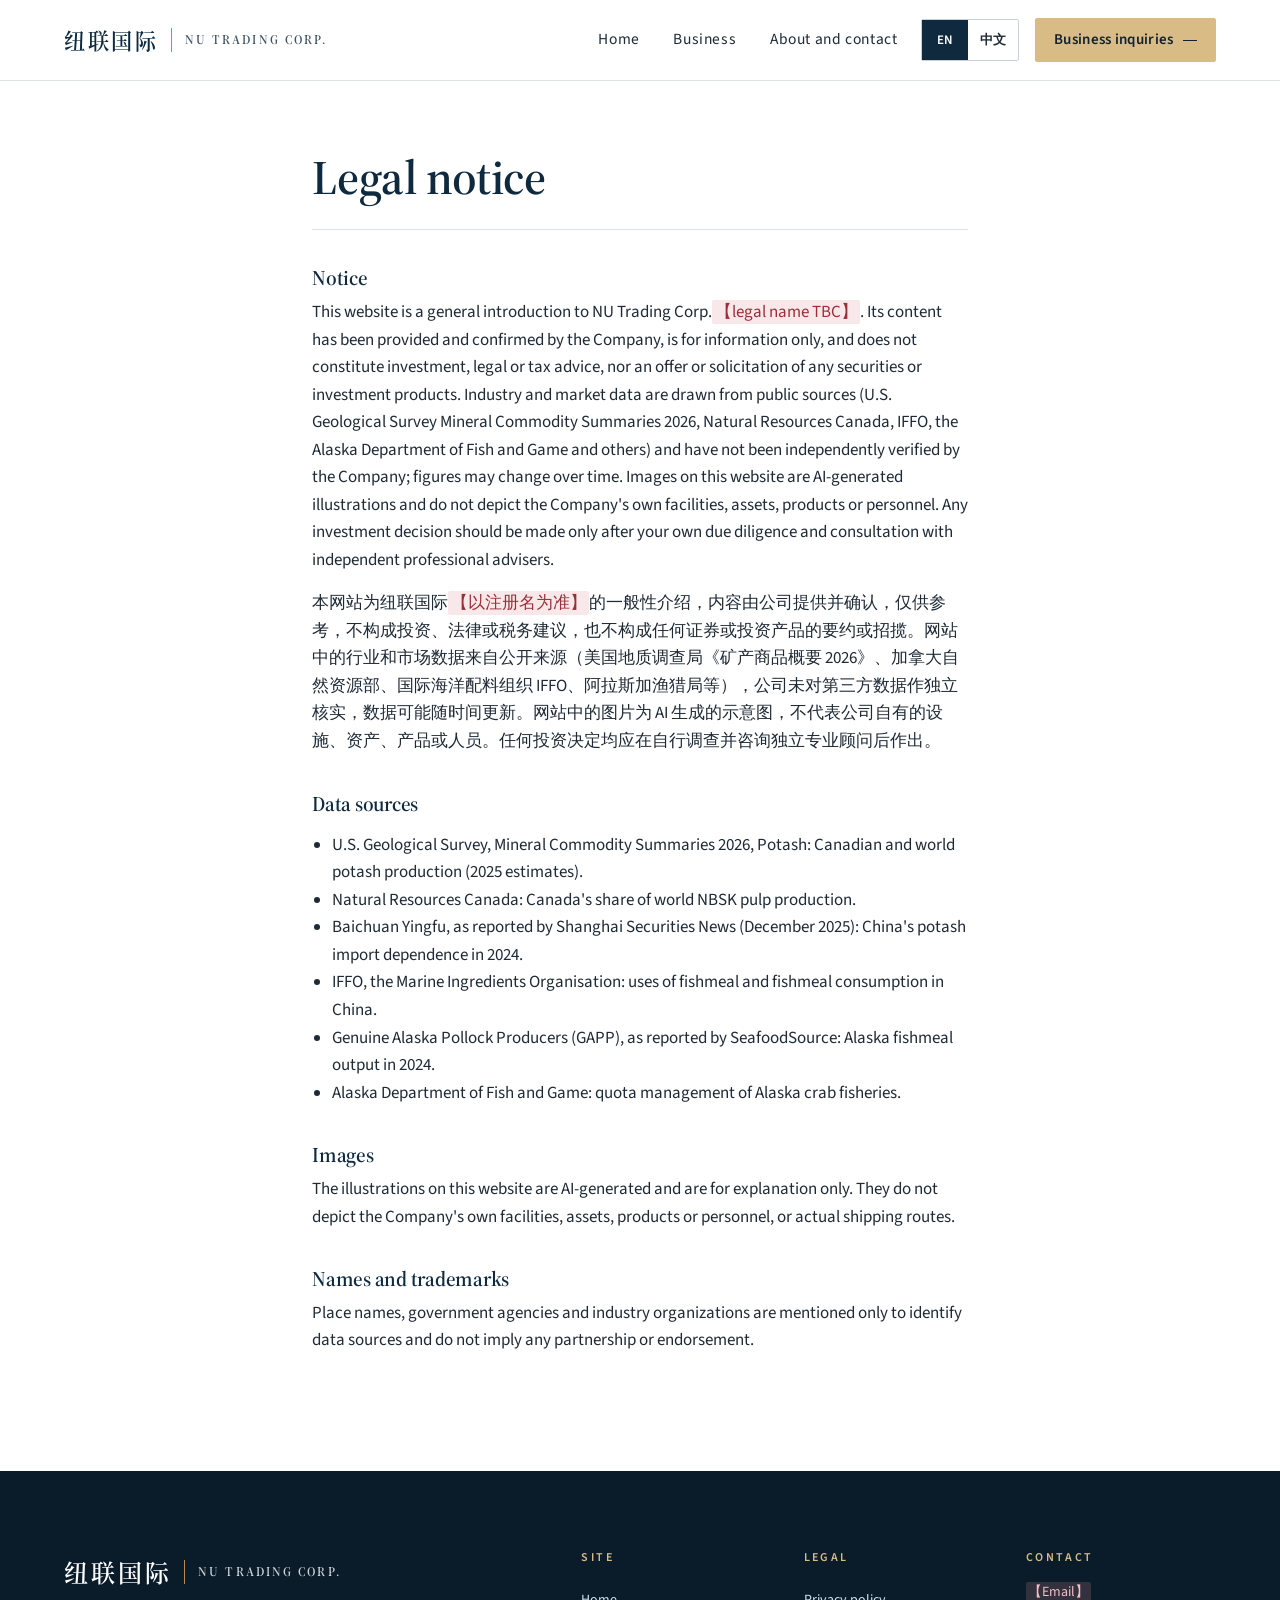
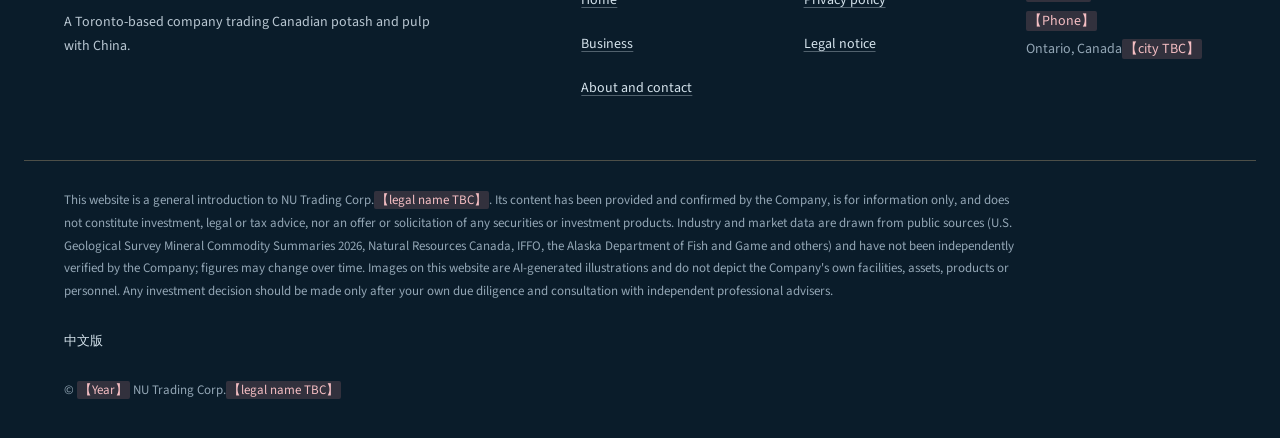
<file: en/legal.html>
<!doctype html>
<html lang="en">
<head>
<meta charset="utf-8">
<meta name="viewport" content="width=device-width, initial-scale=1, viewport-fit=cover">
<title>Legal notice | NU Trading Corp.</title>
<meta name="description" content="Legal notice, data sources and image notes for the NU Trading Corp. website.">
<link rel="canonical" href="https://nutrading.ca/en/legal.html">
<link rel="alternate" hreflang="en" href="https://nutrading.ca/en/legal.html">
<link rel="alternate" hreflang="zh-Hans" href="https://nutrading.ca/zh/legal.html">
<link rel="alternate" hreflang="x-default" href="https://nutrading.ca/">
<meta property="og:type" content="website">
<meta property="og:site_name" content="纽联国际 NU Trading Corp.">
<meta property="og:title" content="Legal notice | NU Trading Corp.">
<meta property="og:description" content="Legal notice, data sources and image notes for the NU Trading Corp. website.">
<meta property="og:url" content="https://nutrading.ca/en/legal.html">
<meta property="og:image" content="https://nutrading.ca/assets/img/og-cover.png">
<meta property="og:image:width" content="1200"><meta property="og:image:height" content="630">
<meta property="og:locale" content="en_CA">
<meta property="og:locale:alternate" content="zh_CN">
<meta name="twitter:card" content="summary_large_image">
<link rel="icon" href="../assets/img/favicon.svg" type="image/svg+xml">
<link rel="apple-touch-icon" href="../assets/img/apple-touch-icon.png">
<meta name="theme-color" content="#0A1C2A">
<link rel="preload" href="../assets/fonts/nu-display-semibold.woff2" as="font" type="font/woff2" crossorigin>
<link rel="preload" href="../assets/fonts/nu-sans-regular.woff2" as="font" type="font/woff2" crossorigin>
<link rel="stylesheet" href="../assets/css/site.css">
<script>document.documentElement.classList.add('js')</script>
<script type="application/ld+json">{
 "@context": "https://schema.org",
 "@type": "Organization",
 "@id": "https://nutrading.ca/#organization",
 "name": "NU Trading Corp.【以注册名为准】",
 "alternateName": [
  "纽联国际",
  "NU Trading"
 ],
 "legalName": "【公司注册名，以注册证书为准】",
 "url": "https://nutrading.ca/",
 "logo": "https://nutrading.ca/assets/img/logo.png",
 "foundingDate": "【成立年份】",
 "email": "【邮箱】",
 "telephone": "【电话】",
 "address": {
  "@type": "PostalAddress",
  "streetAddress": "【公司地址】",
  "addressLocality": "【城市】",
  "addressRegion": "ON",
  "addressCountry": "CA"
 },
 "description": "NU Trading Corp.【legal name TBC】 is a Toronto-based trading company. Its core business is Canadian potash for China; it also trades pulp and is developing fishmeal and Alaska seafood.",
 "knowsAbout": [
  "Potash",
  "Potassium chloride",
  "Northern bleached softwood kraft pulp",
  "Dissolving pulp",
  "Fishmeal",
  "Alaska king crab",
  "Snow crab",
  "Canada–China trade"
 ]
}</script><script type="application/ld+json">{
 "@context": "https://schema.org",
 "@type": "WebSite",
 "@id": "https://nutrading.ca/#website",
 "url": "https://nutrading.ca/",
 "name": "纽联国际 NU Trading Corp.",
 "inLanguage": [
  "zh-Hans",
  "en"
 ],
 "publisher": {
  "@id": "https://nutrading.ca/#organization"
 }
}</script><script type="application/ld+json">{
 "@context": "https://schema.org",
 "@type": "BreadcrumbList",
 "itemListElement": [
  {
   "@type": "ListItem",
   "position": 1,
   "name": "Home",
   "item": "https://nutrading.ca/en/"
  },
  {
   "@type": "ListItem",
   "position": 2,
   "name": "Legal notice",
   "item": "https://nutrading.ca/en/legal.html"
  }
 ]
}</script>
</head>
<body class="plain">
<div class="wx-share" aria-hidden="true"><img src="../assets/img/wechat-share.jpg" width="600" height="600" alt=""></div>
<a class="skip" href="#main">Skip to content</a>
<header class="site-header" data-header>
<div class="wrap bar">
<a class="brand" href="index.html"><span class="brand-zh">纽联国际</span><span class="brand-rule" aria-hidden="true"></span><span class="brand-en">NU Trading Corp.</span></a>
<nav class="nav" id="nav-en" aria-label="Main navigation">
<ul><li><a href="index.html">Home</a></li><li><a href="business.html">Business</a></li><li><a href="about.html">About and contact</a></li></ul>
<a class="btn btn-gold nav-cta" href="about.html#contact">Business inquiries</a>
</nav>
<div class="bar-actions">
<p class="lang-switch"><span class="lang-cur" aria-hidden="true">EN</span><a class="lang-link" href="../zh/legal.html" hreflang="zh-Hans" lang="zh-Hans" aria-label="中文（Switch to Chinese）">中文</a></p>
<a class="btn btn-gold head-cta" href="about.html#contact">Business inquiries</a>
<button class="menu-btn" type="button" aria-expanded="false" aria-controls="nav-en" data-menu data-open="Menu" data-close="Close"><span class="menu-icon" aria-hidden="true"></span><span class="menu-text">Menu</span></button>
</div>
</div>
</header>
<main id="main">
<section class="section doc-page"><div class="wrap doc"><h1>Legal notice</h1><h2>Notice</h2><p>This website is a general introduction to NU Trading Corp.<span class="tbc">【legal name TBC】</span>. Its content has been provided and confirmed by the Company, is for information only, and does not constitute investment, legal or tax advice, nor an offer or solicitation of any securities or investment products. Industry and market data are drawn from public sources (U.S. Geological Survey Mineral Commodity Summaries 2026, Natural Resources Canada, IFFO, the Alaska Department of Fish and Game and others) and have not been independently verified by the Company; figures may change over time. Images on this website are AI-generated illustrations and do not depict the Company's own facilities, assets, products or personnel. Any investment decision should be made only after your own due diligence and consultation with independent professional advisers.</p><p lang="zh-Hans">本网站为纽联国际<span class="tbc">【以注册名为准】</span>的一般性介绍，内容由公司提供并确认，仅供参考，不构成投资、法律或税务建议，也不构成任何证券或投资产品的要约或招揽。网站中的行业和市场数据来自公开来源（美国地质调查局《矿产商品概要 2026》、加拿大自然资源部、国际海洋配料组织 IFFO、阿拉斯加渔猎局等），公司未对第三方数据作独立核实，数据可能随时间更新。网站中的图片为 AI 生成的示意图，不代表公司自有的设施、资产、产品或人员。任何投资决定均应在自行调查并咨询独立专业顾问后作出。</p>
<h2>Data sources</h2><ul><li>U.S. Geological Survey, Mineral Commodity Summaries 2026, Potash: Canadian and world potash production (2025 estimates).</li><li>Natural Resources Canada: Canada's share of world NBSK pulp production.</li><li>Baichuan Yingfu, as reported by Shanghai Securities News (December 2025): China's potash import dependence in 2024.</li><li>IFFO, the Marine Ingredients Organisation: uses of fishmeal and fishmeal consumption in China.</li><li>Genuine Alaska Pollock Producers (GAPP), as reported by SeafoodSource: Alaska fishmeal output in 2024.</li><li>Alaska Department of Fish and Game: quota management of Alaska crab fisheries.</li></ul>
<h2>Images</h2><p>The illustrations on this website are AI-generated and are for explanation only. They do not depict the Company's own facilities, assets, products or personnel, or actual shipping routes.</p>
<h2>Names and trademarks</h2><p>Place names, government agencies and industry organizations are mentioned only to identify data sources and do not imply any partnership or endorsement.</p></div></section>
</main>
<footer class="site-footer">
<div class="wrap foot-top">
<div class="foot-brand"><p class="brand foot-lockup"><span class="brand-zh">纽联国际</span><span class="brand-rule" aria-hidden="true"></span><span class="brand-en">NU Trading Corp.</span></p><p>A Toronto-based company trading Canadian potash and pulp with China.</p></div>
<div class="foot-cols">
<div><h2 class="foot-h">Site</h2><ul class="foot-list"><li><a href="index.html">Home</a></li><li><a href="business.html">Business</a></li><li><a href="about.html">About and contact</a></li></ul></div>
<div><h2 class="foot-h">Legal</h2><ul class="foot-list"><li><a href="privacy.html">Privacy policy</a></li><li><a href="legal.html">Legal notice</a></li></ul></div>
<div><h2 class="foot-h">Contact</h2><ul class="foot-list"><li><span class="tbc">【Email】</span></li><li><span class="tbc">【Phone】</span></li><li>Ontario, Canada<span class="tbc">【city TBC】</span></li></ul></div>
</div>
</div>
<div class="wrap foot-notice">
<p>This website is a general introduction to NU Trading Corp.<span class="tbc">【legal name TBC】</span>. Its content has been provided and confirmed by the Company, is for information only, and does not constitute investment, legal or tax advice, nor an offer or solicitation of any securities or investment products. Industry and market data are drawn from public sources (U.S. Geological Survey Mineral Commodity Summaries 2026, Natural Resources Canada, IFFO, the Alaska Department of Fish and Game and others) and have not been independently verified by the Company; figures may change over time. Images on this website are AI-generated illustrations and do not depict the Company's own facilities, assets, products or personnel. Any investment decision should be made only after your own due diligence and consultation with independent professional advisers.</p>
<details lang="zh-Hans"><summary>中文版</summary><p>本网站为纽联国际<span class="tbc">【以注册名为准】</span>的一般性介绍，内容由公司提供并确认，仅供参考，不构成投资、法律或税务建议，也不构成任何证券或投资产品的要约或招揽。网站中的行业和市场数据来自公开来源（美国地质调查局《矿产商品概要 2026》、加拿大自然资源部、国际海洋配料组织 IFFO、阿拉斯加渔猎局等），公司未对第三方数据作独立核实，数据可能随时间更新。网站中的图片为 AI 生成的示意图，不代表公司自有的设施、资产、产品或人员。任何投资决定均应在自行调查并咨询独立专业顾问后作出。</p></details>
<p class="rights">© <span class="tbc">【Year】</span> NU Trading Corp.<span class="tbc">【legal name TBC】</span></p>
</div>
</footer>

<script src="../assets/js/site.js" defer></script>
</body>
</html>
</file>
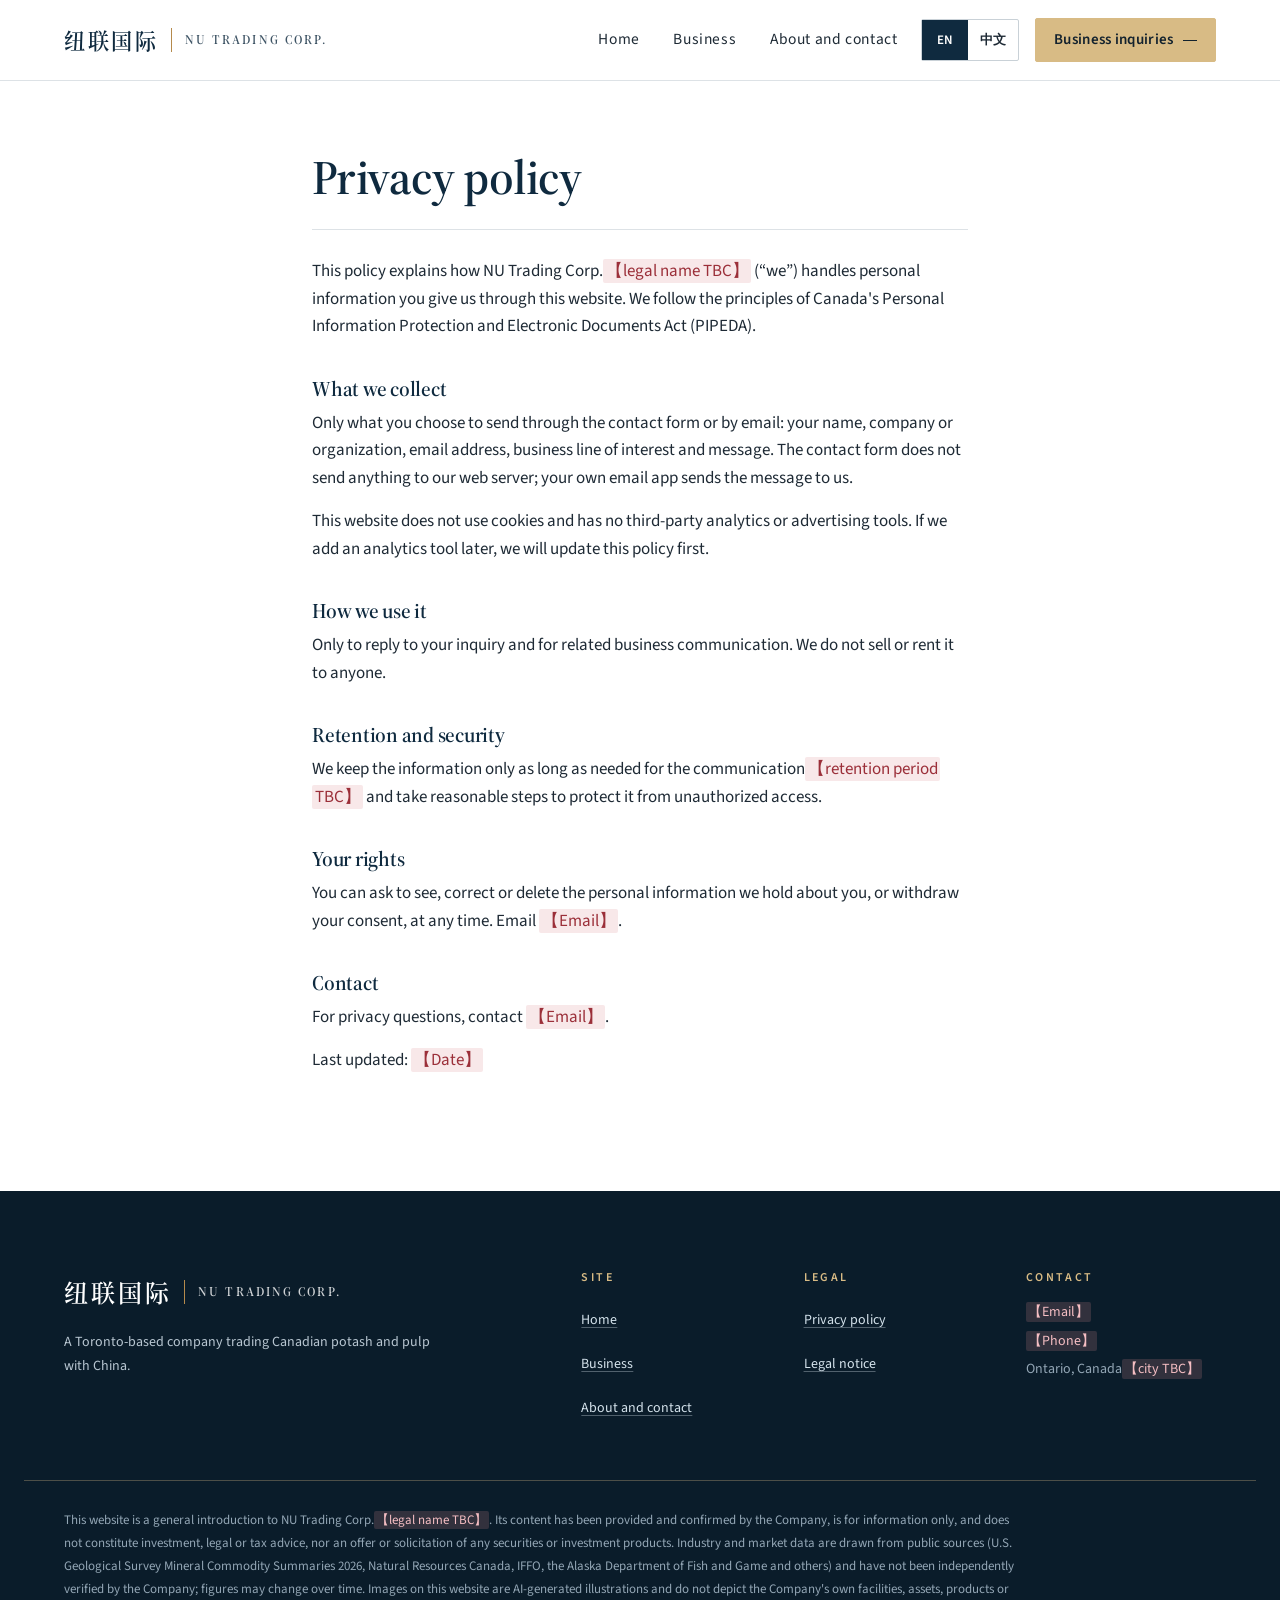
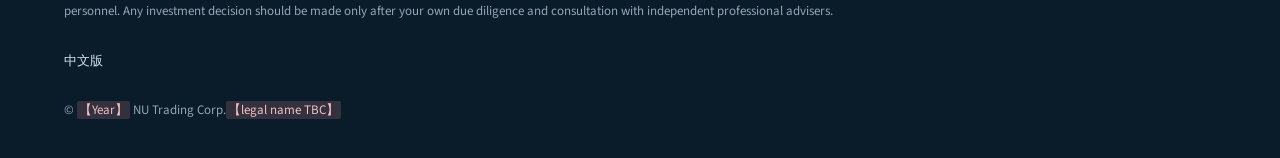
<file: en/privacy.html>
<!doctype html>
<html lang="en">
<head>
<meta charset="utf-8">
<meta name="viewport" content="width=device-width, initial-scale=1, viewport-fit=cover">
<title>Privacy policy | NU Trading Corp.</title>
<meta name="description" content="How the NU Trading Corp. website collects and uses personal information you send through the contact form or by email.">
<link rel="canonical" href="https://nutrading.ca/en/privacy.html">
<link rel="alternate" hreflang="en" href="https://nutrading.ca/en/privacy.html">
<link rel="alternate" hreflang="zh-Hans" href="https://nutrading.ca/zh/privacy.html">
<link rel="alternate" hreflang="x-default" href="https://nutrading.ca/">
<meta property="og:type" content="website">
<meta property="og:site_name" content="纽联国际 NU Trading Corp.">
<meta property="og:title" content="Privacy policy | NU Trading Corp.">
<meta property="og:description" content="How the NU Trading Corp. website collects and uses personal information you send through the contact form or by email.">
<meta property="og:url" content="https://nutrading.ca/en/privacy.html">
<meta property="og:image" content="https://nutrading.ca/assets/img/og-cover.png">
<meta property="og:image:width" content="1200"><meta property="og:image:height" content="630">
<meta property="og:locale" content="en_CA">
<meta property="og:locale:alternate" content="zh_CN">
<meta name="twitter:card" content="summary_large_image">
<link rel="icon" href="../assets/img/favicon.svg" type="image/svg+xml">
<link rel="apple-touch-icon" href="../assets/img/apple-touch-icon.png">
<meta name="theme-color" content="#0A1C2A">
<link rel="preload" href="../assets/fonts/nu-display-semibold.woff2" as="font" type="font/woff2" crossorigin>
<link rel="preload" href="../assets/fonts/nu-sans-regular.woff2" as="font" type="font/woff2" crossorigin>
<link rel="stylesheet" href="../assets/css/site.css">
<script>document.documentElement.classList.add('js')</script>
<script type="application/ld+json">{
 "@context": "https://schema.org",
 "@type": "Organization",
 "@id": "https://nutrading.ca/#organization",
 "name": "NU Trading Corp.【以注册名为准】",
 "alternateName": [
  "纽联国际",
  "NU Trading"
 ],
 "legalName": "【公司注册名，以注册证书为准】",
 "url": "https://nutrading.ca/",
 "logo": "https://nutrading.ca/assets/img/logo.png",
 "foundingDate": "【成立年份】",
 "email": "【邮箱】",
 "telephone": "【电话】",
 "address": {
  "@type": "PostalAddress",
  "streetAddress": "【公司地址】",
  "addressLocality": "【城市】",
  "addressRegion": "ON",
  "addressCountry": "CA"
 },
 "description": "NU Trading Corp.【legal name TBC】 is a Toronto-based trading company. Its core business is Canadian potash for China; it also trades pulp and is developing fishmeal and Alaska seafood.",
 "knowsAbout": [
  "Potash",
  "Potassium chloride",
  "Northern bleached softwood kraft pulp",
  "Dissolving pulp",
  "Fishmeal",
  "Alaska king crab",
  "Snow crab",
  "Canada–China trade"
 ]
}</script><script type="application/ld+json">{
 "@context": "https://schema.org",
 "@type": "WebSite",
 "@id": "https://nutrading.ca/#website",
 "url": "https://nutrading.ca/",
 "name": "纽联国际 NU Trading Corp.",
 "inLanguage": [
  "zh-Hans",
  "en"
 ],
 "publisher": {
  "@id": "https://nutrading.ca/#organization"
 }
}</script><script type="application/ld+json">{
 "@context": "https://schema.org",
 "@type": "BreadcrumbList",
 "itemListElement": [
  {
   "@type": "ListItem",
   "position": 1,
   "name": "Home",
   "item": "https://nutrading.ca/en/"
  },
  {
   "@type": "ListItem",
   "position": 2,
   "name": "Privacy policy",
   "item": "https://nutrading.ca/en/privacy.html"
  }
 ]
}</script>
</head>
<body class="plain">
<div class="wx-share" aria-hidden="true"><img src="../assets/img/wechat-share.jpg" width="600" height="600" alt=""></div>
<a class="skip" href="#main">Skip to content</a>
<header class="site-header" data-header>
<div class="wrap bar">
<a class="brand" href="index.html"><span class="brand-zh">纽联国际</span><span class="brand-rule" aria-hidden="true"></span><span class="brand-en">NU Trading Corp.</span></a>
<nav class="nav" id="nav-en" aria-label="Main navigation">
<ul><li><a href="index.html">Home</a></li><li><a href="business.html">Business</a></li><li><a href="about.html">About and contact</a></li></ul>
<a class="btn btn-gold nav-cta" href="about.html#contact">Business inquiries</a>
</nav>
<div class="bar-actions">
<p class="lang-switch"><span class="lang-cur" aria-hidden="true">EN</span><a class="lang-link" href="../zh/privacy.html" hreflang="zh-Hans" lang="zh-Hans" aria-label="中文（Switch to Chinese）">中文</a></p>
<a class="btn btn-gold head-cta" href="about.html#contact">Business inquiries</a>
<button class="menu-btn" type="button" aria-expanded="false" aria-controls="nav-en" data-menu data-open="Menu" data-close="Close"><span class="menu-icon" aria-hidden="true"></span><span class="menu-text">Menu</span></button>
</div>
</div>
</header>
<main id="main">
<section class="section doc-page"><div class="wrap doc"><h1>Privacy policy</h1><p>This policy explains how NU Trading Corp.<span class="tbc">【legal name TBC】</span> (“we”) handles personal information you give us through this website. We follow the principles of Canada's Personal Information Protection and Electronic Documents Act (PIPEDA).</p>
<h2>What we collect</h2><p>Only what you choose to send through the contact form or by email: your name, company or organization, email address, business line of interest and message. The contact form does not send anything to our web server; your own email app sends the message to us.</p>
<p>This website does not use cookies and has no third-party analytics or advertising tools. If we add an analytics tool later, we will update this policy first.</p>
<h2>How we use it</h2><p>Only to reply to your inquiry and for related business communication. We do not sell or rent it to anyone.</p>
<h2>Retention and security</h2><p>We keep the information only as long as needed for the communication<span class="tbc">【retention period TBC】</span> and take reasonable steps to protect it from unauthorized access.</p>
<h2>Your rights</h2><p>You can ask to see, correct or delete the personal information we hold about you, or withdraw your consent, at any time. Email <span class="tbc">【Email】</span>.</p>
<h2>Contact</h2><p>For privacy questions, contact <span class="tbc">【Email】</span>.</p>
<p>Last updated: <span class="tbc">【Date】</span></p></div></section>
</main>
<footer class="site-footer">
<div class="wrap foot-top">
<div class="foot-brand"><p class="brand foot-lockup"><span class="brand-zh">纽联国际</span><span class="brand-rule" aria-hidden="true"></span><span class="brand-en">NU Trading Corp.</span></p><p>A Toronto-based company trading Canadian potash and pulp with China.</p></div>
<div class="foot-cols">
<div><h2 class="foot-h">Site</h2><ul class="foot-list"><li><a href="index.html">Home</a></li><li><a href="business.html">Business</a></li><li><a href="about.html">About and contact</a></li></ul></div>
<div><h2 class="foot-h">Legal</h2><ul class="foot-list"><li><a href="privacy.html">Privacy policy</a></li><li><a href="legal.html">Legal notice</a></li></ul></div>
<div><h2 class="foot-h">Contact</h2><ul class="foot-list"><li><span class="tbc">【Email】</span></li><li><span class="tbc">【Phone】</span></li><li>Ontario, Canada<span class="tbc">【city TBC】</span></li></ul></div>
</div>
</div>
<div class="wrap foot-notice">
<p>This website is a general introduction to NU Trading Corp.<span class="tbc">【legal name TBC】</span>. Its content has been provided and confirmed by the Company, is for information only, and does not constitute investment, legal or tax advice, nor an offer or solicitation of any securities or investment products. Industry and market data are drawn from public sources (U.S. Geological Survey Mineral Commodity Summaries 2026, Natural Resources Canada, IFFO, the Alaska Department of Fish and Game and others) and have not been independently verified by the Company; figures may change over time. Images on this website are AI-generated illustrations and do not depict the Company's own facilities, assets, products or personnel. Any investment decision should be made only after your own due diligence and consultation with independent professional advisers.</p>
<details lang="zh-Hans"><summary>中文版</summary><p>本网站为纽联国际<span class="tbc">【以注册名为准】</span>的一般性介绍，内容由公司提供并确认，仅供参考，不构成投资、法律或税务建议，也不构成任何证券或投资产品的要约或招揽。网站中的行业和市场数据来自公开来源（美国地质调查局《矿产商品概要 2026》、加拿大自然资源部、国际海洋配料组织 IFFO、阿拉斯加渔猎局等），公司未对第三方数据作独立核实，数据可能随时间更新。网站中的图片为 AI 生成的示意图，不代表公司自有的设施、资产、产品或人员。任何投资决定均应在自行调查并咨询独立专业顾问后作出。</p></details>
<p class="rights">© <span class="tbc">【Year】</span> NU Trading Corp.<span class="tbc">【legal name TBC】</span></p>
</div>
</footer>

<script src="../assets/js/site.js" defer></script>
</body>
</html>
</file>
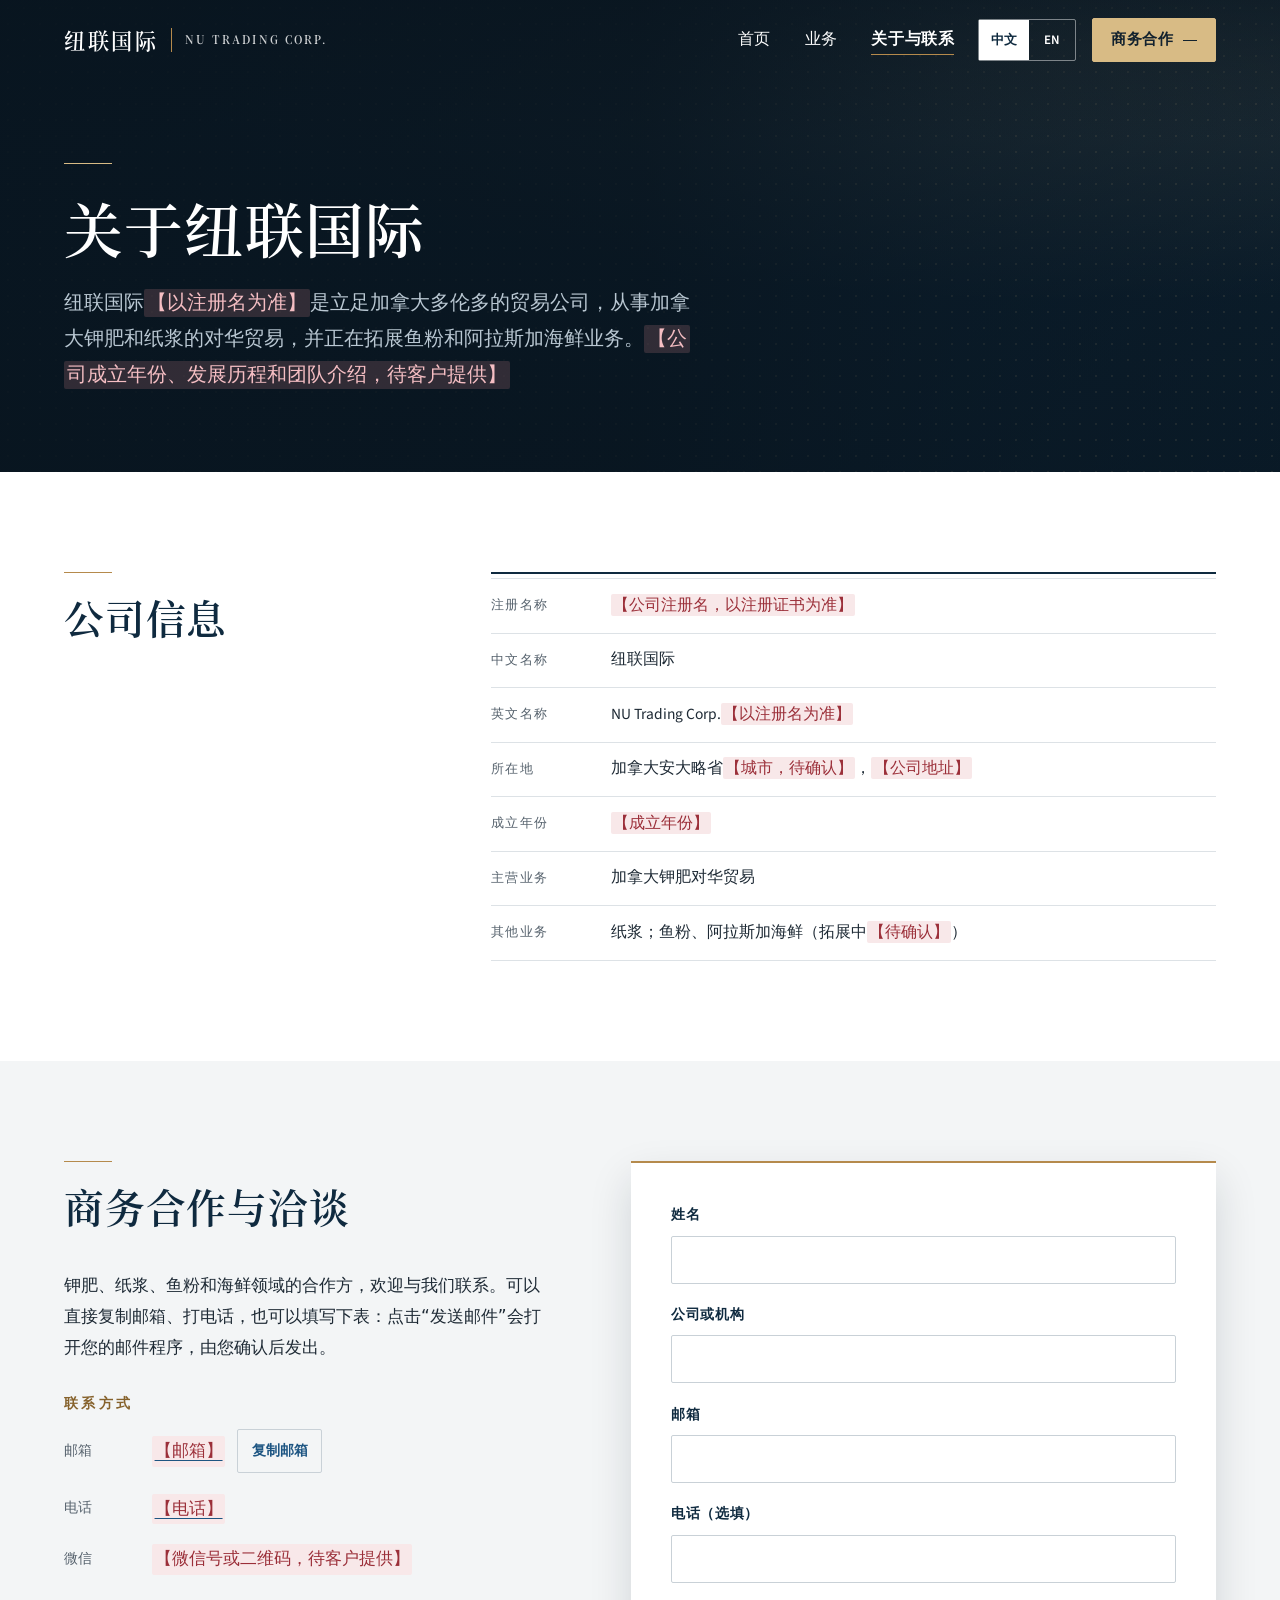
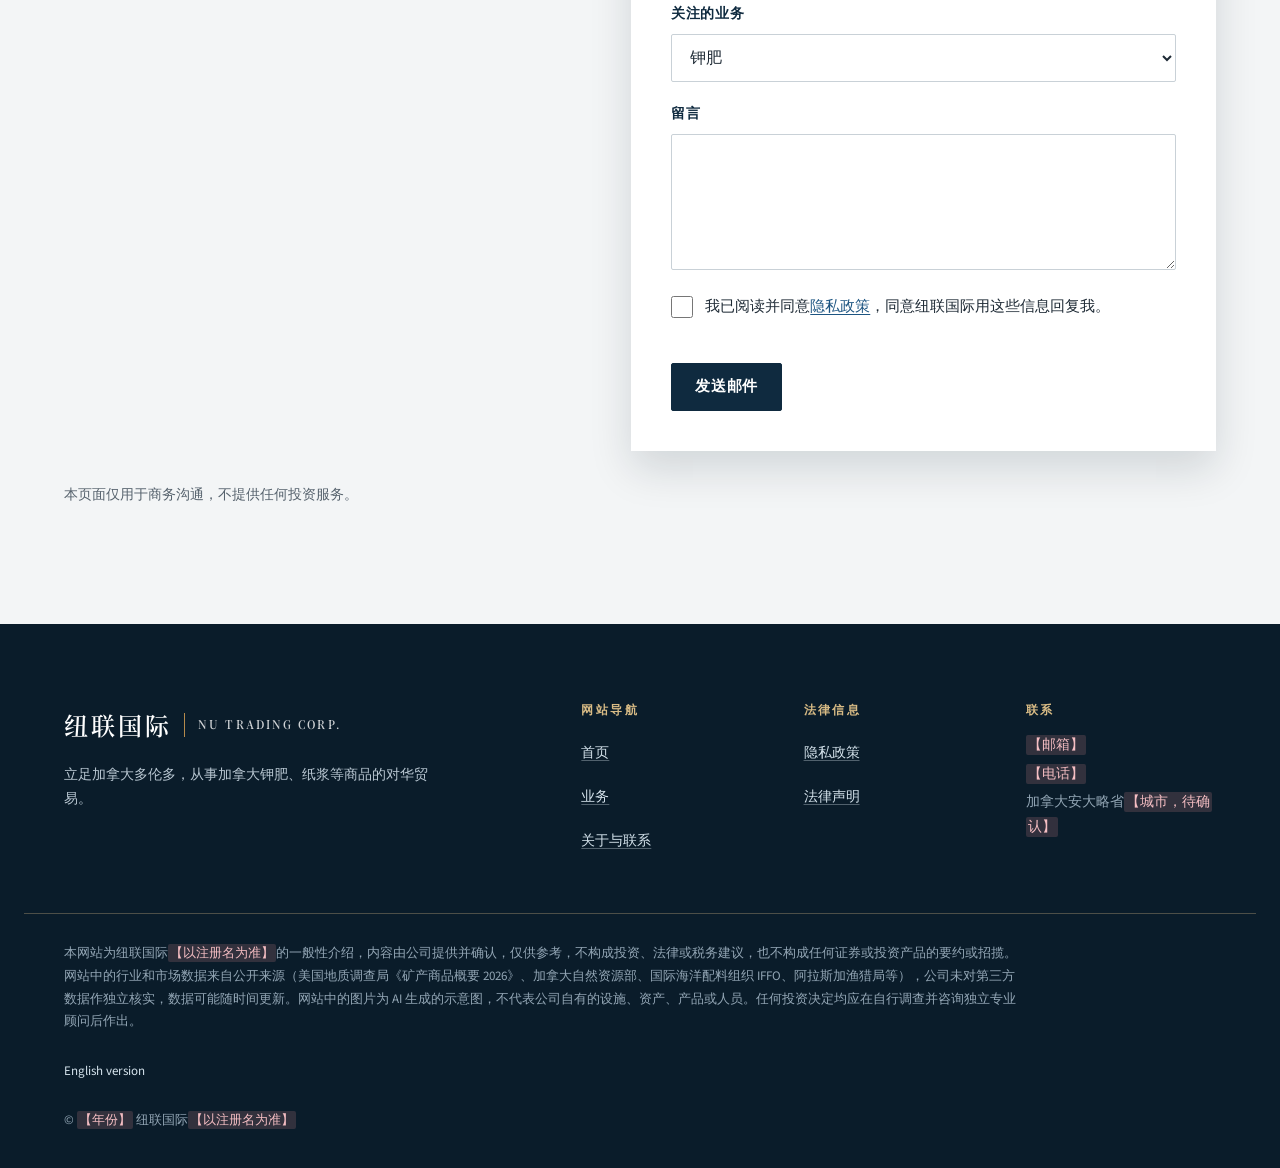
<file: zh/about.html>
<!doctype html>
<html lang="zh-Hans">
<head>
<meta charset="utf-8">
<meta name="viewport" content="width=device-width, initial-scale=1, viewport-fit=cover">
<title>关于我们与商务洽谈｜纽联国际</title>
<meta name="description" content="纽联国际【以注册名为准】的公司信息、联系方式，以及钾肥、纸浆、鱼粉和海鲜业务的商务合作洽谈入口。">
<link rel="canonical" href="https://nutrading.ca/zh/about.html">
<link rel="alternate" hreflang="zh-Hans" href="https://nutrading.ca/zh/about.html">
<link rel="alternate" hreflang="en" href="https://nutrading.ca/en/about.html">
<link rel="alternate" hreflang="x-default" href="https://nutrading.ca/">
<meta property="og:type" content="website">
<meta property="og:site_name" content="纽联国际 NU Trading Corp.">
<meta property="og:title" content="关于我们与商务洽谈｜纽联国际">
<meta property="og:description" content="纽联国际【以注册名为准】的公司信息、联系方式，以及钾肥、纸浆、鱼粉和海鲜业务的商务合作洽谈入口。">
<meta property="og:url" content="https://nutrading.ca/zh/about.html">
<meta property="og:image" content="https://nutrading.ca/assets/img/og-cover.png">
<meta property="og:image:width" content="1200"><meta property="og:image:height" content="630">
<meta property="og:locale" content="zh_CN">
<meta property="og:locale:alternate" content="en_CA">
<meta name="twitter:card" content="summary_large_image">
<link rel="icon" href="../assets/img/favicon.svg" type="image/svg+xml">
<link rel="apple-touch-icon" href="../assets/img/apple-touch-icon.png">
<meta name="theme-color" content="#0A1C2A">
<link rel="preload" href="../assets/fonts/nu-serif-sc-semibold.woff2" as="font" type="font/woff2" crossorigin>
<link rel="stylesheet" href="../assets/css/site.css">
<script>document.documentElement.classList.add('js')</script>
<script type="application/ld+json">{
 "@context": "https://schema.org",
 "@type": "Organization",
 "@id": "https://nutrading.ca/#organization",
 "name": "NU Trading Corp.【以注册名为准】",
 "alternateName": [
  "纽联国际",
  "NU Trading"
 ],
 "legalName": "【公司注册名，以注册证书为准】",
 "url": "https://nutrading.ca/",
 "logo": "https://nutrading.ca/assets/img/logo.png",
 "foundingDate": "【成立年份】",
 "email": "【邮箱】",
 "telephone": "【电话】",
 "address": {
  "@type": "PostalAddress",
  "streetAddress": "【公司地址】",
  "addressLocality": "【城市】",
  "addressRegion": "ON",
  "addressCountry": "CA"
 },
 "description": "纽联国际【以注册名为准】是立足加拿大多伦多的贸易公司，主营加拿大钾肥对华贸易，同时经营纸浆，并正在拓展鱼粉与阿拉斯加海鲜业务。",
 "knowsAbout": [
  "Potash",
  "Potassium chloride",
  "Northern bleached softwood kraft pulp",
  "Dissolving pulp",
  "Fishmeal",
  "Alaska king crab",
  "Snow crab",
  "Canada–China trade"
 ]
}</script><script type="application/ld+json">{
 "@context": "https://schema.org",
 "@type": "WebSite",
 "@id": "https://nutrading.ca/#website",
 "url": "https://nutrading.ca/",
 "name": "纽联国际 NU Trading Corp.",
 "inLanguage": [
  "zh-Hans",
  "en"
 ],
 "publisher": {
  "@id": "https://nutrading.ca/#organization"
 }
}</script><script type="application/ld+json">{
 "@context": "https://schema.org",
 "@type": "BreadcrumbList",
 "itemListElement": [
  {
   "@type": "ListItem",
   "position": 1,
   "name": "首页",
   "item": "https://nutrading.ca/zh/"
  },
  {
   "@type": "ListItem",
   "position": 2,
   "name": "关于与联系",
   "item": "https://nutrading.ca/zh/about.html"
  }
 ]
}</script>
</head>
<body class="has-hero">
<div class="wx-share" aria-hidden="true"><img src="../assets/img/wechat-share.jpg" width="600" height="600" alt=""></div>
<a class="skip" href="#main">跳到正文</a>
<header class="site-header" data-header>
<div class="wrap bar">
<a class="brand" href="index.html"><span class="brand-zh">纽联国际</span><span class="brand-rule" aria-hidden="true"></span><span class="brand-en">NU Trading Corp.</span></a>
<nav class="nav" id="nav-zh" aria-label="主导航">
<ul><li><a href="index.html">首页</a></li><li><a href="business.html">业务</a></li><li><a href="about.html" aria-current="page">关于与联系</a></li></ul>
<a class="btn btn-gold nav-cta" href="about.html#contact">商务合作</a>
</nav>
<div class="bar-actions">
<p class="lang-switch"><span class="lang-cur" aria-hidden="true">中文</span><a class="lang-link" href="../en/about.html" hreflang="en" lang="en" aria-label="EN（切换到英文）">EN</a></p>
<a class="btn btn-gold head-cta" href="about.html#contact">商务合作</a>
<button class="menu-btn" type="button" aria-expanded="false" aria-controls="nav-zh" data-menu data-open="菜单" data-close="关闭"><span class="menu-icon" aria-hidden="true"></span><span class="menu-text">菜单</span></button>
</div>
</div>
</header>
<main id="main">
<section class="page-head about-head">
<div class="head-media is-empty"><div class="ph" data-slot="A1"></div></div>
<div class="head-shade" aria-hidden="true"></div>
<div class="wrap head-inner">
<h1>关于纽联国际</h1>
<p class="lead">纽联国际<span class="tbc">【以注册名为准】</span>是立足加拿大多伦多的贸易公司，从事加拿大钾肥和纸浆的对华贸易，并正在拓展鱼粉和阿拉斯加海鲜业务。<span class="tbc">【公司成立年份、发展历程和团队介绍，待客户提供】</span></p>
</div>

</section>
<section class="section facts-sec">
<div class="wrap facts-grid">
<div class="section-head"><h2>公司信息</h2></div>
<div class="facts-card"><dl class="spec facts-list"><dt>注册名称</dt><dd><span class="tbc">【公司注册名，以注册证书为准】</span></dd><dt>中文名称</dt><dd>纽联国际</dd><dt>英文名称</dt><dd>NU Trading Corp.<span class="tbc">【以注册名为准】</span></dd><dt>所在地</dt><dd>加拿大安大略省<span class="tbc">【城市，待确认】</span>，<span class="tbc">【公司地址】</span></dd><dt>成立年份</dt><dd><span class="tbc">【成立年份】</span></dd><dt>主营业务</dt><dd>加拿大钾肥对华贸易</dd><dt>其他业务</dt><dd>纸浆；鱼粉、阿拉斯加海鲜（拓展中<span class="tbc">【待确认】</span>）</dd></dl></div>
</div>
</section>
<section class="section contact-sec" id="contact">
<div class="wrap contact-grid">
<div class="contact-intro">
<div class="section-head"><h2>商务合作与洽谈</h2></div>
<p class="prose-p">钾肥、纸浆、鱼粉和海鲜领域的合作方，欢迎与我们联系。可以直接复制邮箱、打电话，也可以填写下表：点击“发送邮件”会打开您的邮件程序，由您确认后发出。</p>
<h3 class="side">联系方式</h3>
<dl class="contact-list">
<dt>邮箱</dt><dd><a href="mailto:【邮箱】"><span class="tbc">【邮箱】</span></a><button class="copy-btn" type="button" data-copy="【邮箱】">复制邮箱</button></dd>
<dt>电话</dt><dd><a href="tel:【电话】"><span class="tbc">【电话】</span></a></dd>
<dt>微信</dt><dd><span class="tbc">【微信号或二维码，待客户提供】</span></dd>
</dl>
</div>
<form class="contact" novalidate data-to="【邮箱】" data-subject="商务合作洽谈"
 data-err-fields="请填写姓名、邮箱和留言。" data-err-email="邮箱格式不正确，请检查后再发送。" data-err-consent="请先勾选同意隐私政策。" data-opening="正在打开您的邮件程序。"
 data-l-name="姓名" data-l-org="公司或机构" data-l-email="邮箱" data-l-topic="关注的业务" data-l-phone="电话">
<label for="f-zh-name">姓名</label><input id="f-zh-name" name="name" autocomplete="name" required>
<label for="f-zh-org">公司或机构</label><input id="f-zh-org" name="org" autocomplete="organization">
<label for="f-zh-email">邮箱</label><input id="f-zh-email" name="email" type="email" inputmode="email" autocomplete="email" required>
<label for="f-zh-phone">电话（选填）</label><input id="f-zh-phone" name="phone" type="tel" inputmode="tel" autocomplete="tel">
<label for="f-zh-topic">关注的业务</label><select id="f-zh-topic" name="topic"><option>钾肥</option><option>纸浆</option><option>鱼粉</option><option>阿拉斯加海鲜</option><option>其他</option></select>
<label for="f-zh-msg">留言</label><textarea id="f-zh-msg" name="message" required></textarea>
<div class="check"><input id="f-zh-consent" type="checkbox" name="consent"><label for="f-zh-consent">我已阅读并同意<a href="privacy.html">隐私政策</a>，同意纽联国际用这些信息回复我。</label></div>
<p class="form-msg" role="alert"></p>
<div><button class="btn btn-navy" type="submit">发送邮件</button></div>
<div class="fallback" hidden>
<p>如果邮件程序没有打开（比如在微信里），请复制下面的邮箱地址，用您常用的邮箱发送。</p>
<p class="fallback-mail"><span><span class="tbc">【邮箱】</span></span><button class="copy-btn" type="button" data-copy="【邮箱】">复制邮箱</button></p>
</div>
</form>
</div>
<div class="wrap"><p class="note">本页面仅用于商务沟通，不提供任何投资服务。</p></div>
</section>
</main>
<footer class="site-footer">
<div class="wrap foot-top">
<div class="foot-brand"><p class="brand foot-lockup"><span class="brand-zh">纽联国际</span><span class="brand-rule" aria-hidden="true"></span><span class="brand-en">NU Trading Corp.</span></p><p>立足加拿大多伦多，从事加拿大钾肥、纸浆等商品的对华贸易。</p></div>
<div class="foot-cols">
<div><h2 class="foot-h">网站导航</h2><ul class="foot-list"><li><a href="index.html">首页</a></li><li><a href="business.html">业务</a></li><li><a href="about.html">关于与联系</a></li></ul></div>
<div><h2 class="foot-h">法律信息</h2><ul class="foot-list"><li><a href="privacy.html">隐私政策</a></li><li><a href="legal.html">法律声明</a></li></ul></div>
<div><h2 class="foot-h">联系</h2><ul class="foot-list"><li><span class="tbc">【邮箱】</span></li><li><span class="tbc">【电话】</span></li><li>加拿大安大略省<span class="tbc">【城市，待确认】</span></li></ul></div>
</div>
</div>
<div class="wrap foot-notice">
<p>本网站为纽联国际<span class="tbc">【以注册名为准】</span>的一般性介绍，内容由公司提供并确认，仅供参考，不构成投资、法律或税务建议，也不构成任何证券或投资产品的要约或招揽。网站中的行业和市场数据来自公开来源（美国地质调查局《矿产商品概要 2026》、加拿大自然资源部、国际海洋配料组织 IFFO、阿拉斯加渔猎局等），公司未对第三方数据作独立核实，数据可能随时间更新。网站中的图片为 AI 生成的示意图，不代表公司自有的设施、资产、产品或人员。任何投资决定均应在自行调查并咨询独立专业顾问后作出。</p>
<details lang="en"><summary>English version</summary><p>This website is a general introduction to NU Trading Corp.<span class="tbc">【legal name TBC】</span>. Its content has been provided and confirmed by the Company, is for information only, and does not constitute investment, legal or tax advice, nor an offer or solicitation of any securities or investment products. Industry and market data are drawn from public sources (U.S. Geological Survey Mineral Commodity Summaries 2026, Natural Resources Canada, IFFO, the Alaska Department of Fish and Game and others) and have not been independently verified by the Company; figures may change over time. Images on this website are AI-generated illustrations and do not depict the Company's own facilities, assets, products or personnel. Any investment decision should be made only after your own due diligence and consultation with independent professional advisers.</p></details>
<p class="rights">© <span class="tbc">【年份】</span> 纽联国际<span class="tbc">【以注册名为准】</span></p>
</div>
</footer>
<div class="bottom-bar" data-bottom-bar><a class="btn btn-navy" href="tel:【电话】">拨打电话</a><button class="btn btn-line copy-btn" type="button" data-copy="【邮箱】">复制邮箱</button></div>
<script src="../assets/js/site.js" defer></script>
</body>
</html>
</file>
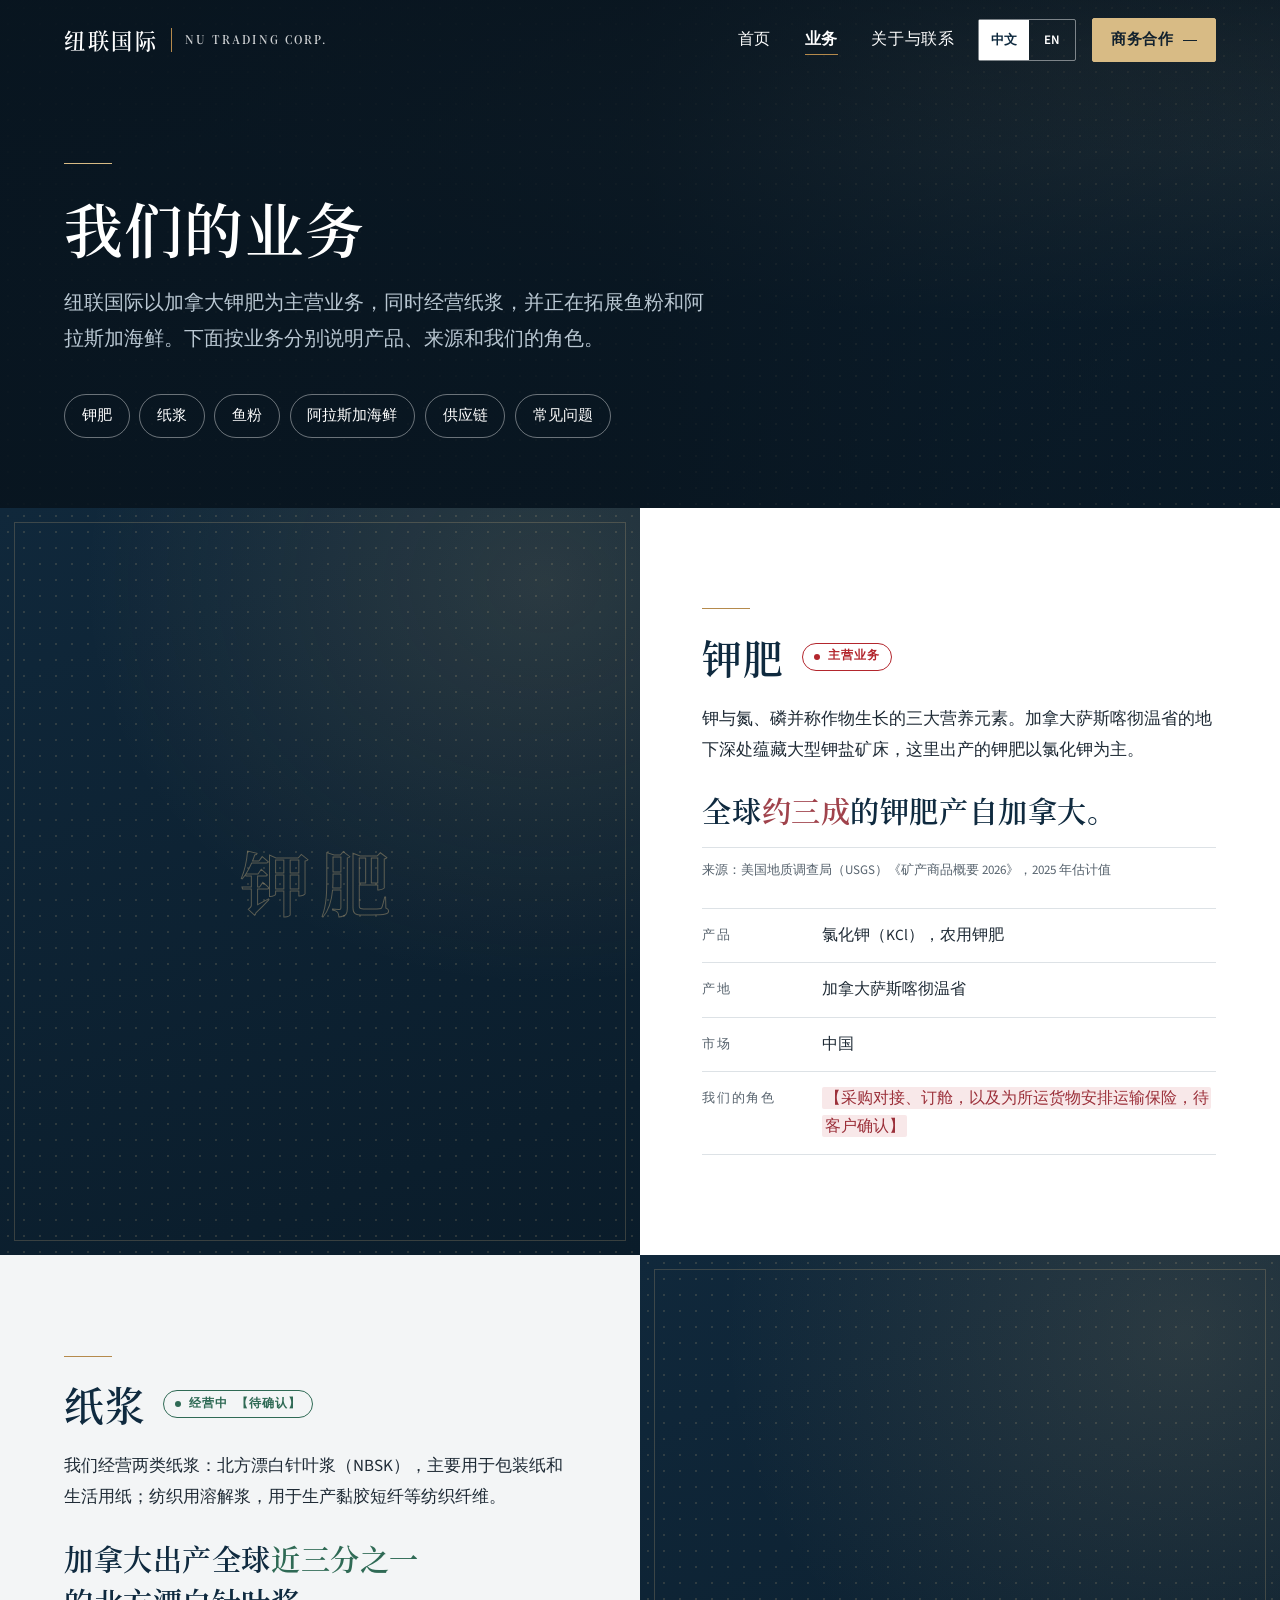
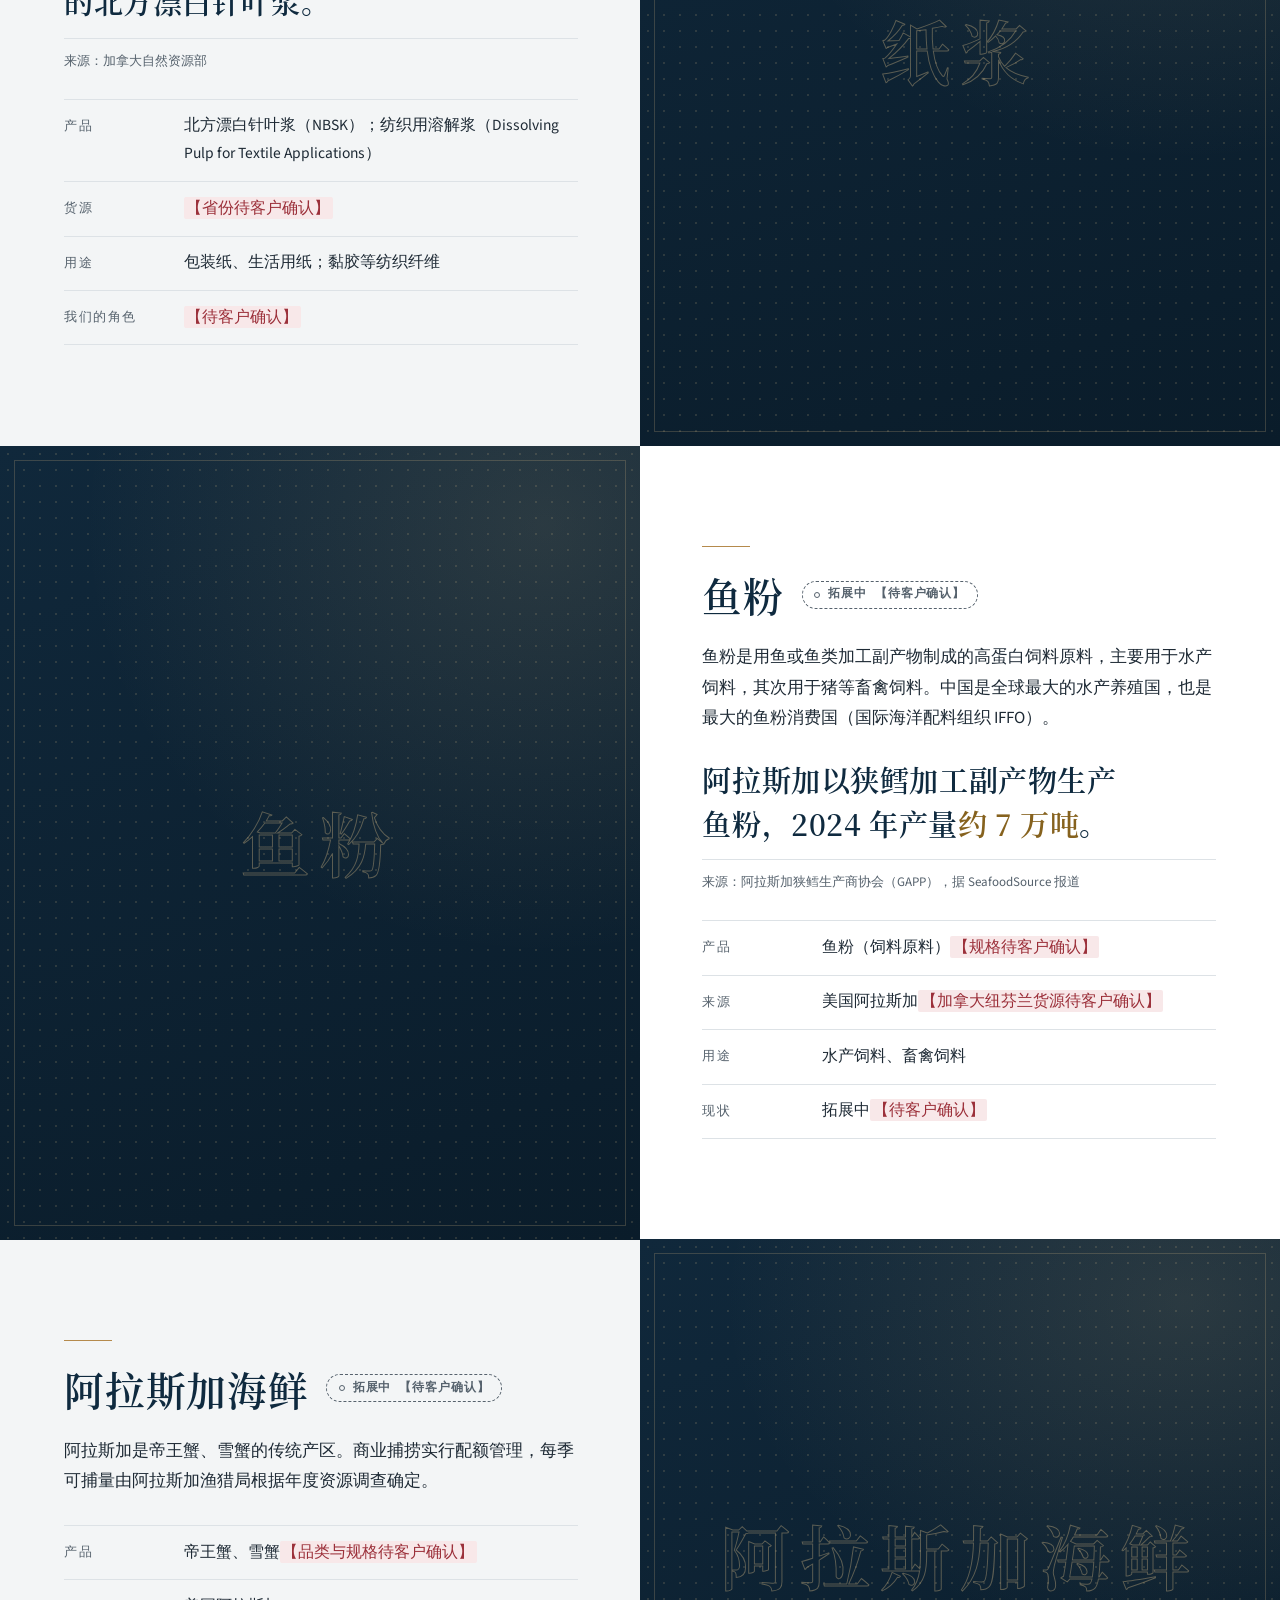
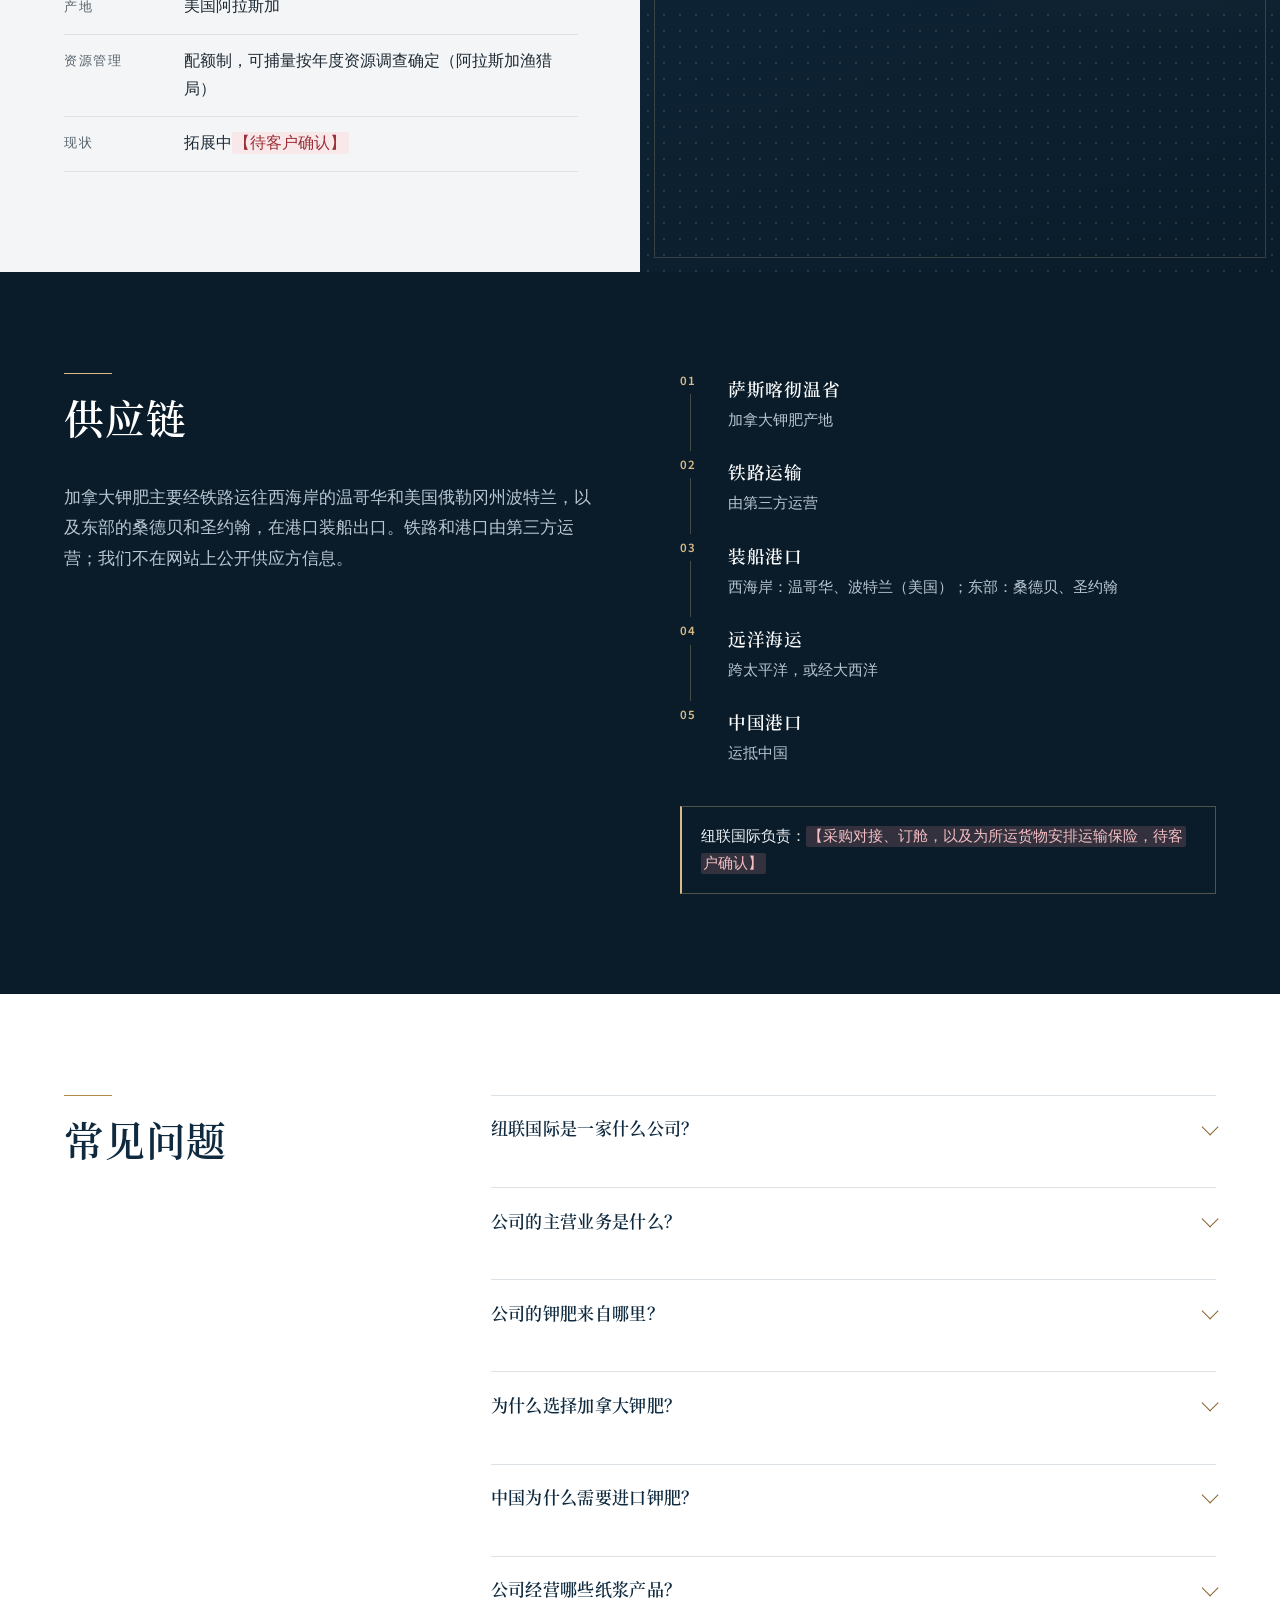
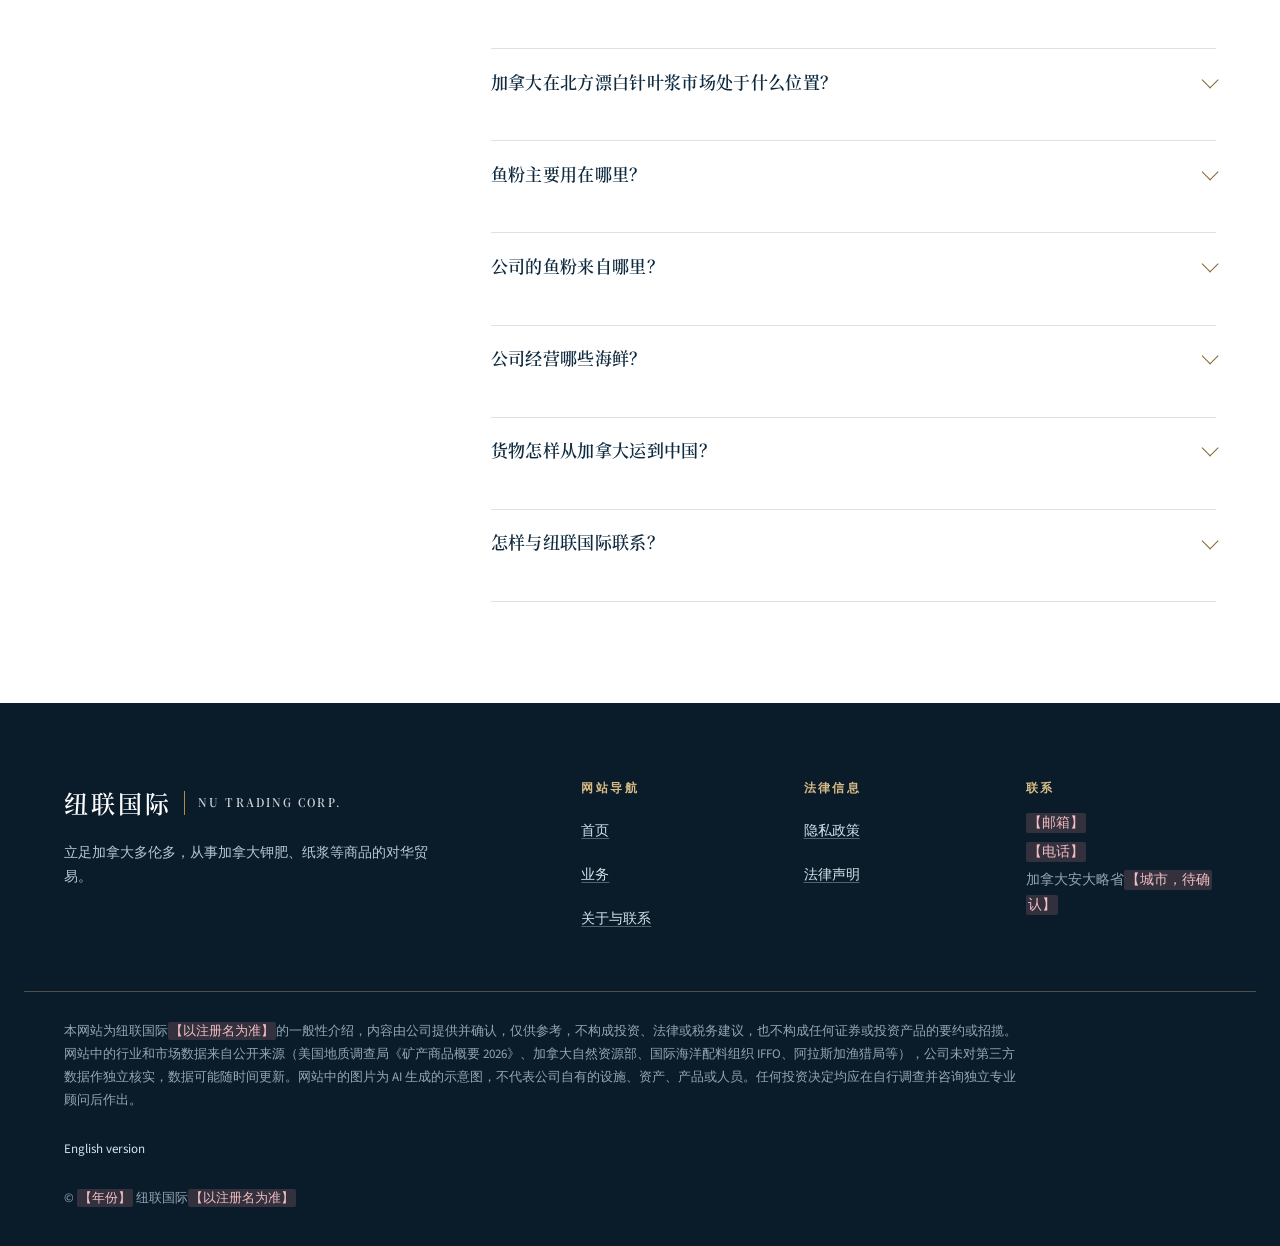
<file: zh/business.html>
<!doctype html>
<html lang="zh-Hans">
<head>
<meta charset="utf-8">
<meta name="viewport" content="width=device-width, initial-scale=1, viewport-fit=cover">
<title>业务：钾肥、纸浆、鱼粉与阿拉斯加海鲜｜纽联国际</title>
<meta name="description" content="纽联国际的四类业务：加拿大钾肥（氯化钾）、北方漂白针叶浆与纺织用溶解浆、鱼粉，以及阿拉斯加帝王蟹和雪蟹。附数据来源与常见问题。">
<link rel="canonical" href="https://nutrading.ca/zh/business.html">
<link rel="alternate" hreflang="zh-Hans" href="https://nutrading.ca/zh/business.html">
<link rel="alternate" hreflang="en" href="https://nutrading.ca/en/business.html">
<link rel="alternate" hreflang="x-default" href="https://nutrading.ca/">
<meta property="og:type" content="website">
<meta property="og:site_name" content="纽联国际 NU Trading Corp.">
<meta property="og:title" content="业务：钾肥、纸浆、鱼粉与阿拉斯加海鲜｜纽联国际">
<meta property="og:description" content="纽联国际的四类业务：加拿大钾肥（氯化钾）、北方漂白针叶浆与纺织用溶解浆、鱼粉，以及阿拉斯加帝王蟹和雪蟹。附数据来源与常见问题。">
<meta property="og:url" content="https://nutrading.ca/zh/business.html">
<meta property="og:image" content="https://nutrading.ca/assets/img/og-cover.png">
<meta property="og:image:width" content="1200"><meta property="og:image:height" content="630">
<meta property="og:locale" content="zh_CN">
<meta property="og:locale:alternate" content="en_CA">
<meta name="twitter:card" content="summary_large_image">
<link rel="icon" href="../assets/img/favicon.svg" type="image/svg+xml">
<link rel="apple-touch-icon" href="../assets/img/apple-touch-icon.png">
<meta name="theme-color" content="#0A1C2A">
<link rel="preload" href="../assets/fonts/nu-serif-sc-semibold.woff2" as="font" type="font/woff2" crossorigin>
<link rel="stylesheet" href="../assets/css/site.css">
<script>document.documentElement.classList.add('js')</script>
<script type="application/ld+json">{
 "@context": "https://schema.org",
 "@type": "Organization",
 "@id": "https://nutrading.ca/#organization",
 "name": "NU Trading Corp.【以注册名为准】",
 "alternateName": [
  "纽联国际",
  "NU Trading"
 ],
 "legalName": "【公司注册名，以注册证书为准】",
 "url": "https://nutrading.ca/",
 "logo": "https://nutrading.ca/assets/img/logo.png",
 "foundingDate": "【成立年份】",
 "email": "【邮箱】",
 "telephone": "【电话】",
 "address": {
  "@type": "PostalAddress",
  "streetAddress": "【公司地址】",
  "addressLocality": "【城市】",
  "addressRegion": "ON",
  "addressCountry": "CA"
 },
 "description": "纽联国际【以注册名为准】是立足加拿大多伦多的贸易公司，主营加拿大钾肥对华贸易，同时经营纸浆，并正在拓展鱼粉与阿拉斯加海鲜业务。",
 "knowsAbout": [
  "Potash",
  "Potassium chloride",
  "Northern bleached softwood kraft pulp",
  "Dissolving pulp",
  "Fishmeal",
  "Alaska king crab",
  "Snow crab",
  "Canada–China trade"
 ]
}</script><script type="application/ld+json">{
 "@context": "https://schema.org",
 "@type": "WebSite",
 "@id": "https://nutrading.ca/#website",
 "url": "https://nutrading.ca/",
 "name": "纽联国际 NU Trading Corp.",
 "inLanguage": [
  "zh-Hans",
  "en"
 ],
 "publisher": {
  "@id": "https://nutrading.ca/#organization"
 }
}</script><script type="application/ld+json">{
 "@context": "https://schema.org",
 "@type": "FAQPage",
 "inLanguage": "zh-Hans",
 "mainEntity": [
  {
   "@type": "Question",
   "name": "纽联国际是一家什么公司？",
   "acceptedAnswer": {
    "@type": "Answer",
    "text": "纽联国际【以注册名为准】是立足加拿大多伦多的贸易公司，主营加拿大钾肥对华贸易。 公司同时经营纸浆，并正在拓展鱼粉和阿拉斯加海鲜业务【业务现状待客户确认】。"
   }
  },
  {
   "@type": "Question",
   "name": "公司的主营业务是什么？",
   "acceptedAnswer": {
    "@type": "Answer",
    "text": "加拿大钾肥（氯化钾）的对华贸易。 氯化钾是最常见的钾肥品种，主要用于农业施肥。"
   }
  },
  {
   "@type": "Question",
   "name": "公司的钾肥来自哪里？",
   "acceptedAnswer": {
    "@type": "Answer",
    "text": "来自加拿大萨斯喀彻温省。 出于商业保密，网站不公开具体供应方。"
   }
  },
  {
   "@type": "Question",
   "name": "为什么选择加拿大钾肥？",
   "acceptedAnswer": {
    "@type": "Answer",
    "text": "全球约三成的钾肥产自加拿大。 数据来源：美国地质调查局《矿产商品概要 2026》，2025 年估计值。"
   }
  },
  {
   "@type": "Question",
   "name": "中国为什么需要进口钾肥？",
   "acceptedAnswer": {
    "@type": "Answer",
    "text": "中国钾资源相对短缺，六成以上的钾肥依赖进口。 数据为 2024 年，来源：百川盈孚，据《上海证券报》2025 年 12 月报道。"
   }
  },
  {
   "@type": "Question",
   "name": "公司经营哪些纸浆产品？",
   "acceptedAnswer": {
    "@type": "Answer",
    "text": "北方漂白针叶浆（NBSK）和纺织用溶解浆。 NBSK 主要用于包装纸和生活用纸；溶解浆用于生产黏胶短纤等纺织纤维。货源省份【待客户确认】。"
   }
  },
  {
   "@type": "Question",
   "name": "加拿大在北方漂白针叶浆市场处于什么位置？",
   "acceptedAnswer": {
    "@type": "Answer",
    "text": "加拿大出产全球近三分之一的北方漂白针叶浆。 数据来源：加拿大自然资源部。"
   }
  },
  {
   "@type": "Question",
   "name": "鱼粉主要用在哪里？",
   "acceptedAnswer": {
    "@type": "Answer",
    "text": "鱼粉主要用于水产饲料，其次用于猪等畜禽饲料。 中国是全球最大的水产养殖国，也是最大的鱼粉消费国（国际海洋配料组织 IFFO）。"
   }
  },
  {
   "@type": "Question",
   "name": "公司的鱼粉来自哪里？",
   "acceptedAnswer": {
    "@type": "Answer",
    "text": "计划来自美国阿拉斯加【加拿大纽芬兰货源待客户确认】。 阿拉斯加以狭鳕加工副产物生产鱼粉，2024 年产量约 7 万吨（GAPP，据 SeafoodSource 报道）。鱼粉业务现状【待客户确认】。"
   }
  },
  {
   "@type": "Question",
   "name": "公司经营哪些海鲜？",
   "acceptedAnswer": {
    "@type": "Answer",
    "text": "阿拉斯加帝王蟹、雪蟹等【品类与现状待客户确认】。 阿拉斯加的蟹类捕捞实行配额管理，每季可捕量由阿拉斯加渔猎局根据年度资源调查确定。"
   }
  },
  {
   "@type": "Question",
   "name": "货物怎样从加拿大运到中国？",
   "acceptedAnswer": {
    "@type": "Answer",
    "text": "钾肥经铁路运至加拿大西海岸和东部港口，再装船海运。 铁路和港口由第三方运营；纽联国际负责【采购对接、订舱，以及为所运货物安排运输保险，待客户确认】。"
   }
  },
  {
   "@type": "Question",
   "name": "怎样与纽联国际联系？",
   "acceptedAnswer": {
    "@type": "Answer",
    "text": "通过本网站的“商务合作与洽谈”表单，或发邮件至【邮箱】。 本网站仅作公司介绍，不提供任何投资服务。"
   }
  }
 ]
}</script><script type="application/ld+json">{
 "@context": "https://schema.org",
 "@type": "BreadcrumbList",
 "itemListElement": [
  {
   "@type": "ListItem",
   "position": 1,
   "name": "首页",
   "item": "https://nutrading.ca/zh/"
  },
  {
   "@type": "ListItem",
   "position": 2,
   "name": "业务",
   "item": "https://nutrading.ca/zh/business.html"
  }
 ]
}</script>
</head>
<body class="has-hero">
<div class="wx-share" aria-hidden="true"><img src="../assets/img/wechat-share.jpg" width="600" height="600" alt=""></div>
<a class="skip" href="#main">跳到正文</a>
<header class="site-header" data-header>
<div class="wrap bar">
<a class="brand" href="index.html"><span class="brand-zh">纽联国际</span><span class="brand-rule" aria-hidden="true"></span><span class="brand-en">NU Trading Corp.</span></a>
<nav class="nav" id="nav-zh" aria-label="主导航">
<ul><li><a href="index.html">首页</a></li><li><a href="business.html" aria-current="page">业务</a></li><li><a href="about.html">关于与联系</a></li></ul>
<a class="btn btn-gold nav-cta" href="about.html#contact">商务合作</a>
</nav>
<div class="bar-actions">
<p class="lang-switch"><span class="lang-cur" aria-hidden="true">中文</span><a class="lang-link" href="../en/business.html" hreflang="en" lang="en" aria-label="EN（切换到英文）">EN</a></p>
<a class="btn btn-gold head-cta" href="about.html#contact">商务合作</a>
<button class="menu-btn" type="button" aria-expanded="false" aria-controls="nav-zh" data-menu data-open="菜单" data-close="关闭"><span class="menu-icon" aria-hidden="true"></span><span class="menu-text">菜单</span></button>
</div>
</div>
</header>
<main id="main">
<section class="page-head ">
<div class="head-media is-empty"><div class="ph" data-slot="P1"></div></div>
<div class="head-shade" aria-hidden="true"></div>
<div class="wrap head-inner">
<h1>我们的业务</h1>
<p class="lead">纽联国际以加拿大钾肥为主营业务，同时经营纸浆，并正在拓展鱼粉和阿拉斯加海鲜。下面按业务分别说明产品、来源和我们的角色。</p>
<nav class="chips" aria-label="本页目录"><ul><li><a href="#potash">钾肥</a></li><li><a href="#pulp">纸浆</a></li><li><a href="#fishmeal">鱼粉</a></li><li><a href="#seafood">阿拉斯加海鲜</a></li><li><a href="#supply-chain">供应链</a></li><li><a href="#faq">常见问题</a></li></ul></nav>
</div>

</section>
<section class="section product c-potash" id="potash">
<div class="product-grid">
<div class="product-media is-empty"><div class="ph" data-slot="B1"><span class="ph-term" aria-hidden="true" style="--n:2">钾肥</span></div></div>
<div class="product-text">
<div class="product-head"><h2>钾肥</h2><span class="status main">主营业务</span></div>
<p class="prose-p">钾与氮、磷并称作物生长的三大营养元素。加拿大萨斯喀彻温省的地下深处蕴藏大型钾盐矿床，这里出产的钾肥以氯化钾为主。</p>
<p class="fact"><span class="fact-text">全球<span class="fig">约三成</span>的钾肥产自加拿大。</span><span class="src">来源：美国地质调查局（USGS）《矿产商品概要 2026》，2025 年估计值</span></p>
<dl class="spec"><dt>产品</dt><dd>氯化钾（KCl），农用钾肥</dd><dt>产地</dt><dd>加拿大萨斯喀彻温省</dd><dt>市场</dt><dd>中国</dd><dt>我们的角色</dt><dd><span class="tbc">【采购对接、订舱，以及为所运货物安排运输保险，待客户确认】</span></dd></dl>
</div>
</div>
</section><section class="section product c-pulp alt" id="pulp">
<div class="product-grid">
<div class="product-media is-empty"><div class="ph" data-slot="B2"><span class="ph-term" aria-hidden="true" style="--n:2">纸浆</span></div></div>
<div class="product-text">
<div class="product-head"><h2>纸浆</h2><span class="status active">经营中<span class="tbc">【待确认】</span></span></div>
<p class="prose-p">我们经营两类纸浆：北方漂白针叶浆（NBSK），主要用于包装纸和生活用纸；纺织用溶解浆，用于生产黏胶短纤等纺织纤维。</p>
<p class="fact"><span class="fact-text">加拿大出产全球<span class="fig">近三分之一</span>的北方漂白针叶浆。</span><span class="src">来源：加拿大自然资源部</span></p>
<dl class="spec"><dt>产品</dt><dd>北方漂白针叶浆（NBSK）；纺织用溶解浆（Dissolving Pulp for Textile Applications）</dd><dt>货源</dt><dd><span class="tbc">【省份待客户确认】</span></dd><dt>用途</dt><dd>包装纸、生活用纸；黏胶等纺织纤维</dd><dt>我们的角色</dt><dd><span class="tbc">【待客户确认】</span></dd></dl>
</div>
</div>
</section><section class="section product c-fish" id="fishmeal">
<div class="product-grid">
<div class="product-media is-empty"><div class="ph" data-slot="B3"><span class="ph-term" aria-hidden="true" style="--n:2">鱼粉</span></div></div>
<div class="product-text">
<div class="product-head"><h2>鱼粉</h2><span class="status dev">拓展中<span class="tbc">【待客户确认】</span></span></div>
<p class="prose-p">鱼粉是用鱼或鱼类加工副产物制成的高蛋白饲料原料，主要用于水产饲料，其次用于猪等畜禽饲料。中国是全球最大的水产养殖国，也是最大的鱼粉消费国（国际海洋配料组织 IFFO）。</p>
<p class="fact"><span class="fact-text">阿拉斯加以狭鳕加工副产物生产鱼粉，2024 年产量<span class="fig">约 7 万吨</span>。</span><span class="src">来源：阿拉斯加狭鳕生产商协会（GAPP），据 SeafoodSource 报道</span></p>
<dl class="spec"><dt>产品</dt><dd>鱼粉（饲料原料）<span class="tbc">【规格待客户确认】</span></dd><dt>来源</dt><dd>美国阿拉斯加<span class="tbc">【加拿大纽芬兰货源待客户确认】</span></dd><dt>用途</dt><dd>水产饲料、畜禽饲料</dd><dt>现状</dt><dd>拓展中<span class="tbc">【待客户确认】</span></dd></dl>
</div>
</div>
</section><section class="section product c-sea alt" id="seafood">
<div class="product-grid">
<div class="product-media is-empty"><div class="ph" data-slot="B4"><span class="ph-term" aria-hidden="true" style="--n:6">阿拉斯加海鲜</span></div></div>
<div class="product-text">
<div class="product-head"><h2>阿拉斯加海鲜</h2><span class="status dev">拓展中<span class="tbc">【待客户确认】</span></span></div>
<p class="prose-p">阿拉斯加是帝王蟹、雪蟹的传统产区。商业捕捞实行配额管理，每季可捕量由阿拉斯加渔猎局根据年度资源调查确定。</p>

<dl class="spec"><dt>产品</dt><dd>帝王蟹、雪蟹<span class="tbc">【品类与规格待客户确认】</span></dd><dt>产地</dt><dd>美国阿拉斯加</dd><dt>资源管理</dt><dd>配额制，可捕量按年度资源调查确定（阿拉斯加渔猎局）</dd><dt>现状</dt><dd>拓展中<span class="tbc">【待客户确认】</span></dd></dl>
</div>
</div>
</section>
<section class="section supply" id="supply-chain">
<div class="wrap supply-grid">
<div class="prose"><div class="section-head on-dark"><h2>供应链</h2></div><p>加拿大钾肥主要经铁路运往西海岸的温哥华和美国俄勒冈州波特兰，以及东部的桑德贝和圣约翰，在港口装船出口。铁路和港口由第三方运营；我们不在网站上公开供应方信息。</p></div>
<div><ol class="route" aria-label="钾肥从加拿大到中国的路线"><li><strong class="step-name">萨斯喀彻温省</strong><span>加拿大钾肥产地</span></li><li><strong class="step-name">铁路运输</strong><span>由第三方运营</span></li><li><strong class="step-name">装船港口</strong><span>西海岸：温哥华、波特兰（美国）；东部：桑德贝、圣约翰</span></li><li><strong class="step-name">远洋海运</strong><span>跨太平洋，或经大西洋</span></li><li><strong class="step-name">中国港口</strong><span>运抵中国</span></li></ol><p class="route-own">纽联国际负责：<span class="tbc">【采购对接、订舱，以及为所运货物安排运输保险，待客户确认】</span></p></div>
</div>
</section>
<section class="section faq" id="faq">
<div class="wrap faq-grid">
<div class="section-head"><h2>常见问题</h2></div>
<div class="faq-list"><details><summary>纽联国际是一家什么公司？</summary><div class="faq-a"><p class="short">纽联国际<span class="tbc">【以注册名为准】</span>是立足加拿大多伦多的贸易公司，主营加拿大钾肥对华贸易。</p><p class="more">公司同时经营纸浆，并正在拓展鱼粉和阿拉斯加海鲜业务<span class="tbc">【业务现状待客户确认】</span>。</p></div></details><details><summary>公司的主营业务是什么？</summary><div class="faq-a"><p class="short">加拿大钾肥（氯化钾）的对华贸易。</p><p class="more">氯化钾是最常见的钾肥品种，主要用于农业施肥。</p></div></details><details><summary>公司的钾肥来自哪里？</summary><div class="faq-a"><p class="short">来自加拿大萨斯喀彻温省。</p><p class="more">出于商业保密，网站不公开具体供应方。</p></div></details><details><summary>为什么选择加拿大钾肥？</summary><div class="faq-a"><p class="short">全球约三成的钾肥产自加拿大。</p><p class="more">数据来源：美国地质调查局《矿产商品概要 2026》，2025 年估计值。</p></div></details><details><summary>中国为什么需要进口钾肥？</summary><div class="faq-a"><p class="short">中国钾资源相对短缺，六成以上的钾肥依赖进口。</p><p class="more">数据为 2024 年，来源：百川盈孚，据《上海证券报》2025 年 12 月报道。</p></div></details><details><summary>公司经营哪些纸浆产品？</summary><div class="faq-a"><p class="short">北方漂白针叶浆（NBSK）和纺织用溶解浆。</p><p class="more">NBSK 主要用于包装纸和生活用纸；溶解浆用于生产黏胶短纤等纺织纤维。货源省份<span class="tbc">【待客户确认】</span>。</p></div></details><details><summary>加拿大在北方漂白针叶浆市场处于什么位置？</summary><div class="faq-a"><p class="short">加拿大出产全球近三分之一的北方漂白针叶浆。</p><p class="more">数据来源：加拿大自然资源部。</p></div></details><details><summary>鱼粉主要用在哪里？</summary><div class="faq-a"><p class="short">鱼粉主要用于水产饲料，其次用于猪等畜禽饲料。</p><p class="more">中国是全球最大的水产养殖国，也是最大的鱼粉消费国（国际海洋配料组织 IFFO）。</p></div></details><details><summary>公司的鱼粉来自哪里？</summary><div class="faq-a"><p class="short">计划来自美国阿拉斯加<span class="tbc">【加拿大纽芬兰货源待客户确认】</span>。</p><p class="more">阿拉斯加以狭鳕加工副产物生产鱼粉，2024 年产量约 7 万吨（GAPP，据 SeafoodSource 报道）。鱼粉业务现状<span class="tbc">【待客户确认】</span>。</p></div></details><details><summary>公司经营哪些海鲜？</summary><div class="faq-a"><p class="short">阿拉斯加帝王蟹、雪蟹等<span class="tbc">【品类与现状待客户确认】</span>。</p><p class="more">阿拉斯加的蟹类捕捞实行配额管理，每季可捕量由阿拉斯加渔猎局根据年度资源调查确定。</p></div></details><details><summary>货物怎样从加拿大运到中国？</summary><div class="faq-a"><p class="short">钾肥经铁路运至加拿大西海岸和东部港口，再装船海运。</p><p class="more">铁路和港口由第三方运营；纽联国际负责<span class="tbc">【采购对接、订舱，以及为所运货物安排运输保险，待客户确认】</span>。</p></div></details><details><summary>怎样与纽联国际联系？</summary><div class="faq-a"><p class="short">通过本网站的“商务合作与洽谈”表单，或发邮件至<span class="tbc">【邮箱】</span>。</p><p class="more">本网站仅作公司介绍，不提供任何投资服务。</p></div></details></div>
</div>
</section>
</main>
<footer class="site-footer">
<div class="wrap foot-top">
<div class="foot-brand"><p class="brand foot-lockup"><span class="brand-zh">纽联国际</span><span class="brand-rule" aria-hidden="true"></span><span class="brand-en">NU Trading Corp.</span></p><p>立足加拿大多伦多，从事加拿大钾肥、纸浆等商品的对华贸易。</p></div>
<div class="foot-cols">
<div><h2 class="foot-h">网站导航</h2><ul class="foot-list"><li><a href="index.html">首页</a></li><li><a href="business.html">业务</a></li><li><a href="about.html">关于与联系</a></li></ul></div>
<div><h2 class="foot-h">法律信息</h2><ul class="foot-list"><li><a href="privacy.html">隐私政策</a></li><li><a href="legal.html">法律声明</a></li></ul></div>
<div><h2 class="foot-h">联系</h2><ul class="foot-list"><li><span class="tbc">【邮箱】</span></li><li><span class="tbc">【电话】</span></li><li>加拿大安大略省<span class="tbc">【城市，待确认】</span></li></ul></div>
</div>
</div>
<div class="wrap foot-notice">
<p>本网站为纽联国际<span class="tbc">【以注册名为准】</span>的一般性介绍，内容由公司提供并确认，仅供参考，不构成投资、法律或税务建议，也不构成任何证券或投资产品的要约或招揽。网站中的行业和市场数据来自公开来源（美国地质调查局《矿产商品概要 2026》、加拿大自然资源部、国际海洋配料组织 IFFO、阿拉斯加渔猎局等），公司未对第三方数据作独立核实，数据可能随时间更新。网站中的图片为 AI 生成的示意图，不代表公司自有的设施、资产、产品或人员。任何投资决定均应在自行调查并咨询独立专业顾问后作出。</p>
<details lang="en"><summary>English version</summary><p>This website is a general introduction to NU Trading Corp.<span class="tbc">【legal name TBC】</span>. Its content has been provided and confirmed by the Company, is for information only, and does not constitute investment, legal or tax advice, nor an offer or solicitation of any securities or investment products. Industry and market data are drawn from public sources (U.S. Geological Survey Mineral Commodity Summaries 2026, Natural Resources Canada, IFFO, the Alaska Department of Fish and Game and others) and have not been independently verified by the Company; figures may change over time. Images on this website are AI-generated illustrations and do not depict the Company's own facilities, assets, products or personnel. Any investment decision should be made only after your own due diligence and consultation with independent professional advisers.</p></details>
<p class="rights">© <span class="tbc">【年份】</span> 纽联国际<span class="tbc">【以注册名为准】</span></p>
</div>
</footer>
<div class="bottom-bar" data-bottom-bar><a class="btn btn-navy" href="about.html#contact">商务合作</a><button class="btn btn-line copy-btn" type="button" data-copy="【邮箱】">复制邮箱</button></div>
<script src="../assets/js/site.js" defer></script>
</body>
</html>
</file>
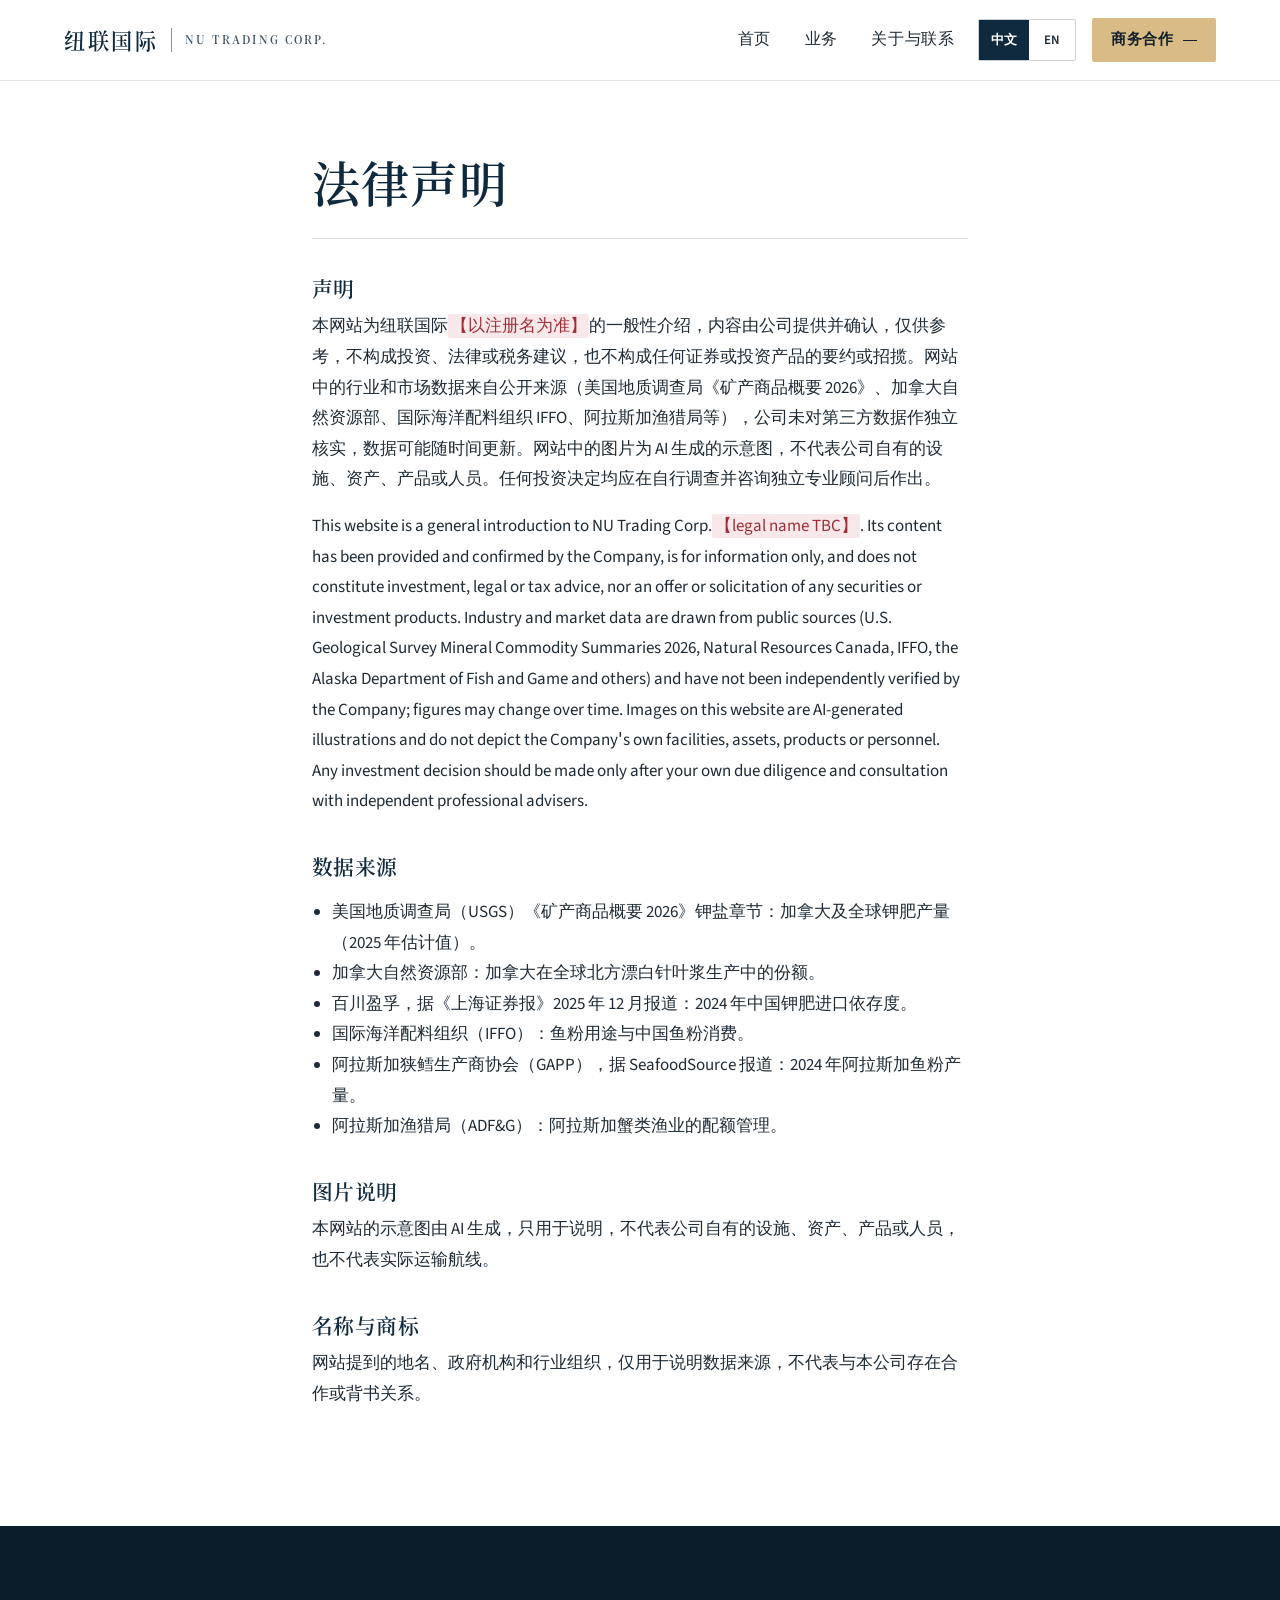
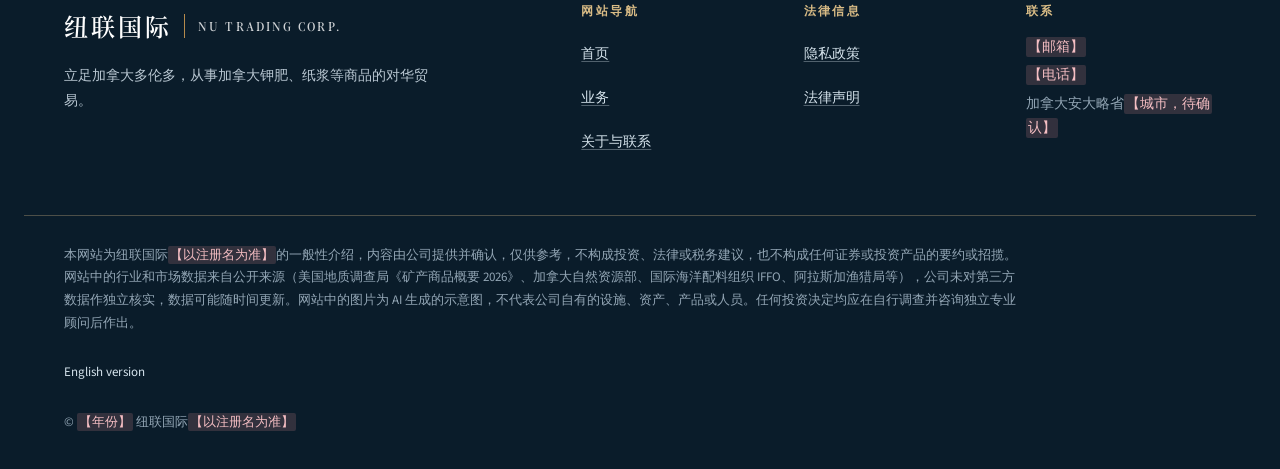
<file: zh/legal.html>
<!doctype html>
<html lang="zh-Hans">
<head>
<meta charset="utf-8">
<meta name="viewport" content="width=device-width, initial-scale=1, viewport-fit=cover">
<title>法律声明｜纽联国际</title>
<meta name="description" content="纽联国际网站的法律声明、数据来源和图片说明。">
<link rel="canonical" href="https://nutrading.ca/zh/legal.html">
<link rel="alternate" hreflang="zh-Hans" href="https://nutrading.ca/zh/legal.html">
<link rel="alternate" hreflang="en" href="https://nutrading.ca/en/legal.html">
<link rel="alternate" hreflang="x-default" href="https://nutrading.ca/">
<meta property="og:type" content="website">
<meta property="og:site_name" content="纽联国际 NU Trading Corp.">
<meta property="og:title" content="法律声明｜纽联国际">
<meta property="og:description" content="纽联国际网站的法律声明、数据来源和图片说明。">
<meta property="og:url" content="https://nutrading.ca/zh/legal.html">
<meta property="og:image" content="https://nutrading.ca/assets/img/og-cover.png">
<meta property="og:image:width" content="1200"><meta property="og:image:height" content="630">
<meta property="og:locale" content="zh_CN">
<meta property="og:locale:alternate" content="en_CA">
<meta name="twitter:card" content="summary_large_image">
<link rel="icon" href="../assets/img/favicon.svg" type="image/svg+xml">
<link rel="apple-touch-icon" href="../assets/img/apple-touch-icon.png">
<meta name="theme-color" content="#0A1C2A">
<link rel="preload" href="../assets/fonts/nu-serif-sc-semibold.woff2" as="font" type="font/woff2" crossorigin>
<link rel="stylesheet" href="../assets/css/site.css">
<script>document.documentElement.classList.add('js')</script>
<script type="application/ld+json">{
 "@context": "https://schema.org",
 "@type": "Organization",
 "@id": "https://nutrading.ca/#organization",
 "name": "NU Trading Corp.【以注册名为准】",
 "alternateName": [
  "纽联国际",
  "NU Trading"
 ],
 "legalName": "【公司注册名，以注册证书为准】",
 "url": "https://nutrading.ca/",
 "logo": "https://nutrading.ca/assets/img/logo.png",
 "foundingDate": "【成立年份】",
 "email": "【邮箱】",
 "telephone": "【电话】",
 "address": {
  "@type": "PostalAddress",
  "streetAddress": "【公司地址】",
  "addressLocality": "【城市】",
  "addressRegion": "ON",
  "addressCountry": "CA"
 },
 "description": "纽联国际【以注册名为准】是立足加拿大多伦多的贸易公司，主营加拿大钾肥对华贸易，同时经营纸浆，并正在拓展鱼粉与阿拉斯加海鲜业务。",
 "knowsAbout": [
  "Potash",
  "Potassium chloride",
  "Northern bleached softwood kraft pulp",
  "Dissolving pulp",
  "Fishmeal",
  "Alaska king crab",
  "Snow crab",
  "Canada–China trade"
 ]
}</script><script type="application/ld+json">{
 "@context": "https://schema.org",
 "@type": "WebSite",
 "@id": "https://nutrading.ca/#website",
 "url": "https://nutrading.ca/",
 "name": "纽联国际 NU Trading Corp.",
 "inLanguage": [
  "zh-Hans",
  "en"
 ],
 "publisher": {
  "@id": "https://nutrading.ca/#organization"
 }
}</script><script type="application/ld+json">{
 "@context": "https://schema.org",
 "@type": "BreadcrumbList",
 "itemListElement": [
  {
   "@type": "ListItem",
   "position": 1,
   "name": "首页",
   "item": "https://nutrading.ca/zh/"
  },
  {
   "@type": "ListItem",
   "position": 2,
   "name": "法律声明",
   "item": "https://nutrading.ca/zh/legal.html"
  }
 ]
}</script>
</head>
<body class="plain">
<div class="wx-share" aria-hidden="true"><img src="../assets/img/wechat-share.jpg" width="600" height="600" alt=""></div>
<a class="skip" href="#main">跳到正文</a>
<header class="site-header" data-header>
<div class="wrap bar">
<a class="brand" href="index.html"><span class="brand-zh">纽联国际</span><span class="brand-rule" aria-hidden="true"></span><span class="brand-en">NU Trading Corp.</span></a>
<nav class="nav" id="nav-zh" aria-label="主导航">
<ul><li><a href="index.html">首页</a></li><li><a href="business.html">业务</a></li><li><a href="about.html">关于与联系</a></li></ul>
<a class="btn btn-gold nav-cta" href="about.html#contact">商务合作</a>
</nav>
<div class="bar-actions">
<p class="lang-switch"><span class="lang-cur" aria-hidden="true">中文</span><a class="lang-link" href="../en/legal.html" hreflang="en" lang="en" aria-label="EN（切换到英文）">EN</a></p>
<a class="btn btn-gold head-cta" href="about.html#contact">商务合作</a>
<button class="menu-btn" type="button" aria-expanded="false" aria-controls="nav-zh" data-menu data-open="菜单" data-close="关闭"><span class="menu-icon" aria-hidden="true"></span><span class="menu-text">菜单</span></button>
</div>
</div>
</header>
<main id="main">
<section class="section doc-page"><div class="wrap doc"><h1>法律声明</h1><h2>声明</h2><p>本网站为纽联国际<span class="tbc">【以注册名为准】</span>的一般性介绍，内容由公司提供并确认，仅供参考，不构成投资、法律或税务建议，也不构成任何证券或投资产品的要约或招揽。网站中的行业和市场数据来自公开来源（美国地质调查局《矿产商品概要 2026》、加拿大自然资源部、国际海洋配料组织 IFFO、阿拉斯加渔猎局等），公司未对第三方数据作独立核实，数据可能随时间更新。网站中的图片为 AI 生成的示意图，不代表公司自有的设施、资产、产品或人员。任何投资决定均应在自行调查并咨询独立专业顾问后作出。</p><p lang="en">This website is a general introduction to NU Trading Corp.<span class="tbc">【legal name TBC】</span>. Its content has been provided and confirmed by the Company, is for information only, and does not constitute investment, legal or tax advice, nor an offer or solicitation of any securities or investment products. Industry and market data are drawn from public sources (U.S. Geological Survey Mineral Commodity Summaries 2026, Natural Resources Canada, IFFO, the Alaska Department of Fish and Game and others) and have not been independently verified by the Company; figures may change over time. Images on this website are AI-generated illustrations and do not depict the Company's own facilities, assets, products or personnel. Any investment decision should be made only after your own due diligence and consultation with independent professional advisers.</p>
<h2>数据来源</h2><ul><li>美国地质调查局（USGS）《矿产商品概要 2026》钾盐章节：加拿大及全球钾肥产量（2025 年估计值）。</li><li>加拿大自然资源部：加拿大在全球北方漂白针叶浆生产中的份额。</li><li>百川盈孚，据《上海证券报》2025 年 12 月报道：2024 年中国钾肥进口依存度。</li><li>国际海洋配料组织（IFFO）：鱼粉用途与中国鱼粉消费。</li><li>阿拉斯加狭鳕生产商协会（GAPP），据 SeafoodSource 报道：2024 年阿拉斯加鱼粉产量。</li><li>阿拉斯加渔猎局（ADF&amp;G）：阿拉斯加蟹类渔业的配额管理。</li></ul>
<h2>图片说明</h2><p>本网站的示意图由 AI 生成，只用于说明，不代表公司自有的设施、资产、产品或人员，也不代表实际运输航线。</p>
<h2>名称与商标</h2><p>网站提到的地名、政府机构和行业组织，仅用于说明数据来源，不代表与本公司存在合作或背书关系。</p></div></section>
</main>
<footer class="site-footer">
<div class="wrap foot-top">
<div class="foot-brand"><p class="brand foot-lockup"><span class="brand-zh">纽联国际</span><span class="brand-rule" aria-hidden="true"></span><span class="brand-en">NU Trading Corp.</span></p><p>立足加拿大多伦多，从事加拿大钾肥、纸浆等商品的对华贸易。</p></div>
<div class="foot-cols">
<div><h2 class="foot-h">网站导航</h2><ul class="foot-list"><li><a href="index.html">首页</a></li><li><a href="business.html">业务</a></li><li><a href="about.html">关于与联系</a></li></ul></div>
<div><h2 class="foot-h">法律信息</h2><ul class="foot-list"><li><a href="privacy.html">隐私政策</a></li><li><a href="legal.html">法律声明</a></li></ul></div>
<div><h2 class="foot-h">联系</h2><ul class="foot-list"><li><span class="tbc">【邮箱】</span></li><li><span class="tbc">【电话】</span></li><li>加拿大安大略省<span class="tbc">【城市，待确认】</span></li></ul></div>
</div>
</div>
<div class="wrap foot-notice">
<p>本网站为纽联国际<span class="tbc">【以注册名为准】</span>的一般性介绍，内容由公司提供并确认，仅供参考，不构成投资、法律或税务建议，也不构成任何证券或投资产品的要约或招揽。网站中的行业和市场数据来自公开来源（美国地质调查局《矿产商品概要 2026》、加拿大自然资源部、国际海洋配料组织 IFFO、阿拉斯加渔猎局等），公司未对第三方数据作独立核实，数据可能随时间更新。网站中的图片为 AI 生成的示意图，不代表公司自有的设施、资产、产品或人员。任何投资决定均应在自行调查并咨询独立专业顾问后作出。</p>
<details lang="en"><summary>English version</summary><p>This website is a general introduction to NU Trading Corp.<span class="tbc">【legal name TBC】</span>. Its content has been provided and confirmed by the Company, is for information only, and does not constitute investment, legal or tax advice, nor an offer or solicitation of any securities or investment products. Industry and market data are drawn from public sources (U.S. Geological Survey Mineral Commodity Summaries 2026, Natural Resources Canada, IFFO, the Alaska Department of Fish and Game and others) and have not been independently verified by the Company; figures may change over time. Images on this website are AI-generated illustrations and do not depict the Company's own facilities, assets, products or personnel. Any investment decision should be made only after your own due diligence and consultation with independent professional advisers.</p></details>
<p class="rights">© <span class="tbc">【年份】</span> 纽联国际<span class="tbc">【以注册名为准】</span></p>
</div>
</footer>

<script src="../assets/js/site.js" defer></script>
</body>
</html>
</file>
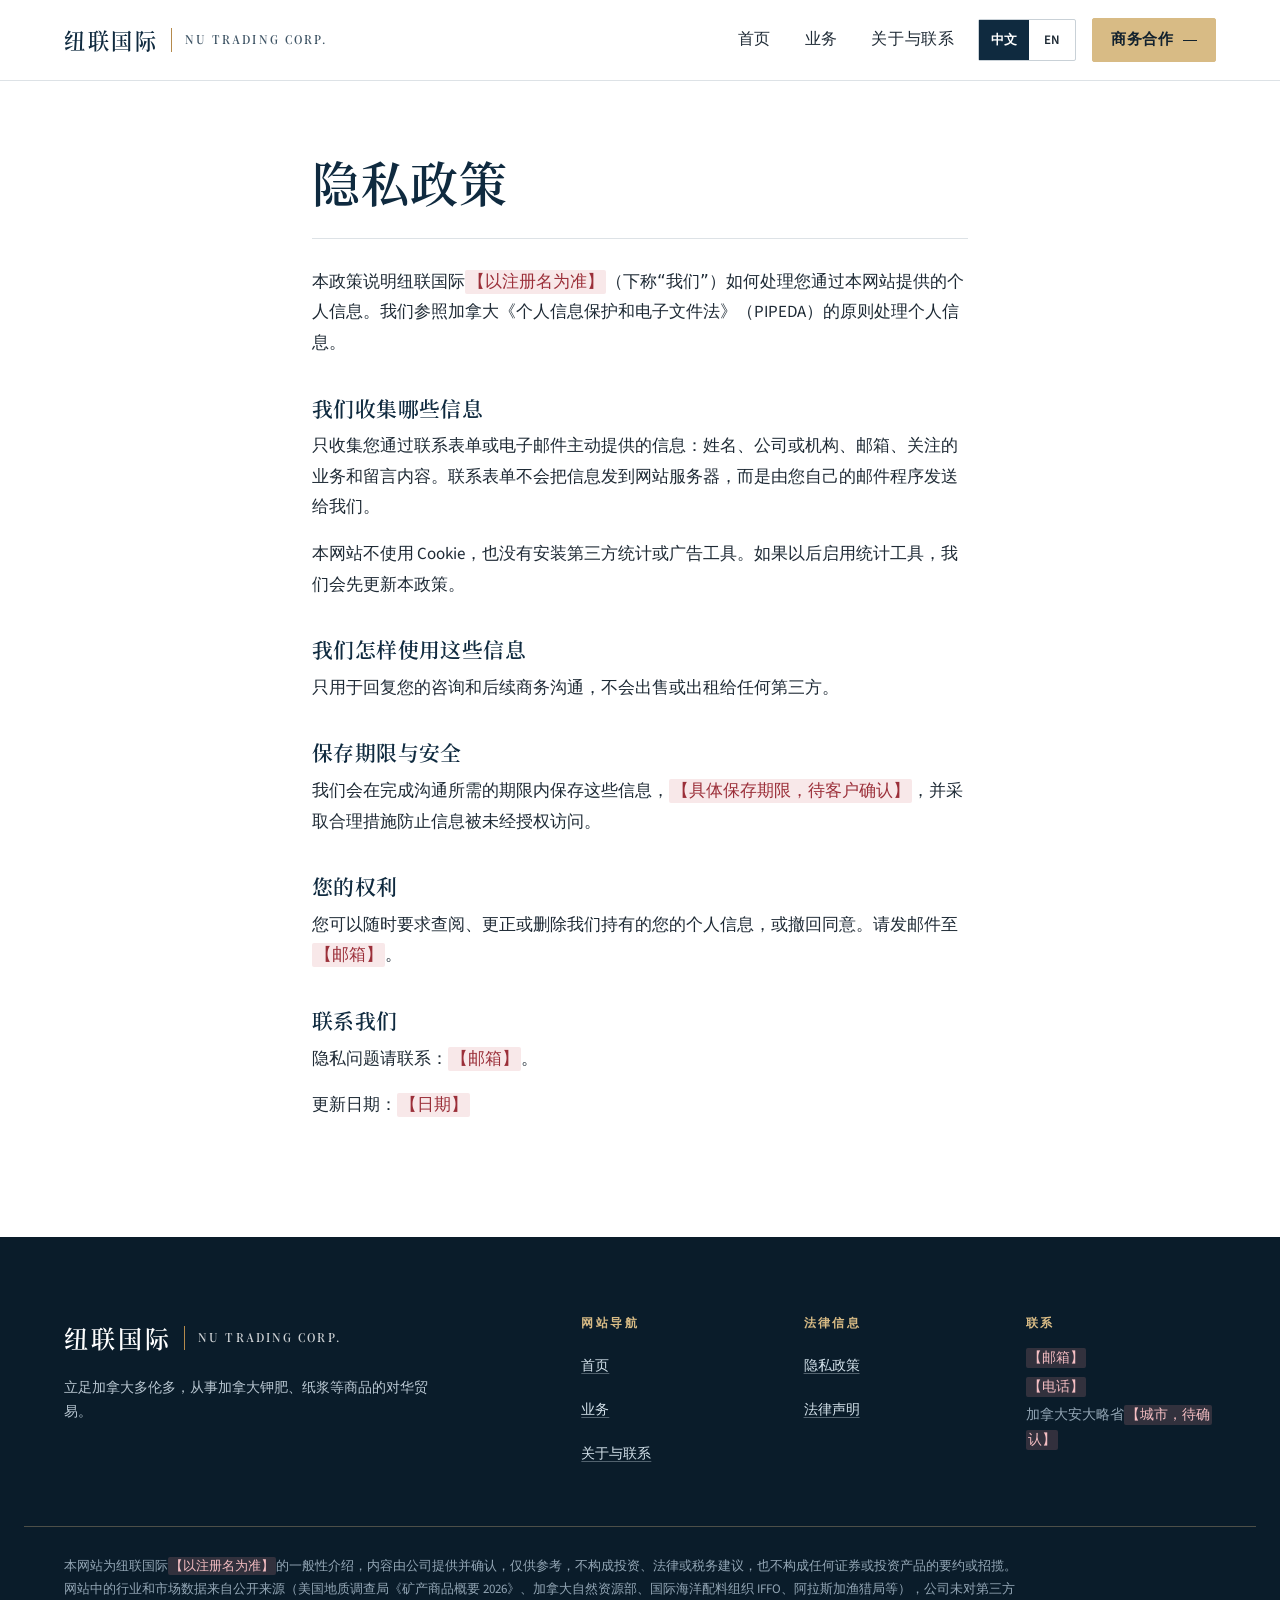
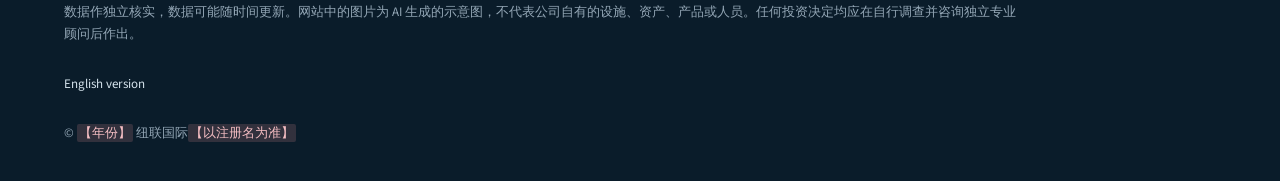
<file: zh/privacy.html>
<!doctype html>
<html lang="zh-Hans">
<head>
<meta charset="utf-8">
<meta name="viewport" content="width=device-width, initial-scale=1, viewport-fit=cover">
<title>隐私政策｜纽联国际</title>
<meta name="description" content="纽联国际网站如何收集和使用您通过联系表单或邮件提供的个人信息。">
<link rel="canonical" href="https://nutrading.ca/zh/privacy.html">
<link rel="alternate" hreflang="zh-Hans" href="https://nutrading.ca/zh/privacy.html">
<link rel="alternate" hreflang="en" href="https://nutrading.ca/en/privacy.html">
<link rel="alternate" hreflang="x-default" href="https://nutrading.ca/">
<meta property="og:type" content="website">
<meta property="og:site_name" content="纽联国际 NU Trading Corp.">
<meta property="og:title" content="隐私政策｜纽联国际">
<meta property="og:description" content="纽联国际网站如何收集和使用您通过联系表单或邮件提供的个人信息。">
<meta property="og:url" content="https://nutrading.ca/zh/privacy.html">
<meta property="og:image" content="https://nutrading.ca/assets/img/og-cover.png">
<meta property="og:image:width" content="1200"><meta property="og:image:height" content="630">
<meta property="og:locale" content="zh_CN">
<meta property="og:locale:alternate" content="en_CA">
<meta name="twitter:card" content="summary_large_image">
<link rel="icon" href="../assets/img/favicon.svg" type="image/svg+xml">
<link rel="apple-touch-icon" href="../assets/img/apple-touch-icon.png">
<meta name="theme-color" content="#0A1C2A">
<link rel="preload" href="../assets/fonts/nu-serif-sc-semibold.woff2" as="font" type="font/woff2" crossorigin>
<link rel="stylesheet" href="../assets/css/site.css">
<script>document.documentElement.classList.add('js')</script>
<script type="application/ld+json">{
 "@context": "https://schema.org",
 "@type": "Organization",
 "@id": "https://nutrading.ca/#organization",
 "name": "NU Trading Corp.【以注册名为准】",
 "alternateName": [
  "纽联国际",
  "NU Trading"
 ],
 "legalName": "【公司注册名，以注册证书为准】",
 "url": "https://nutrading.ca/",
 "logo": "https://nutrading.ca/assets/img/logo.png",
 "foundingDate": "【成立年份】",
 "email": "【邮箱】",
 "telephone": "【电话】",
 "address": {
  "@type": "PostalAddress",
  "streetAddress": "【公司地址】",
  "addressLocality": "【城市】",
  "addressRegion": "ON",
  "addressCountry": "CA"
 },
 "description": "纽联国际【以注册名为准】是立足加拿大多伦多的贸易公司，主营加拿大钾肥对华贸易，同时经营纸浆，并正在拓展鱼粉与阿拉斯加海鲜业务。",
 "knowsAbout": [
  "Potash",
  "Potassium chloride",
  "Northern bleached softwood kraft pulp",
  "Dissolving pulp",
  "Fishmeal",
  "Alaska king crab",
  "Snow crab",
  "Canada–China trade"
 ]
}</script><script type="application/ld+json">{
 "@context": "https://schema.org",
 "@type": "WebSite",
 "@id": "https://nutrading.ca/#website",
 "url": "https://nutrading.ca/",
 "name": "纽联国际 NU Trading Corp.",
 "inLanguage": [
  "zh-Hans",
  "en"
 ],
 "publisher": {
  "@id": "https://nutrading.ca/#organization"
 }
}</script><script type="application/ld+json">{
 "@context": "https://schema.org",
 "@type": "BreadcrumbList",
 "itemListElement": [
  {
   "@type": "ListItem",
   "position": 1,
   "name": "首页",
   "item": "https://nutrading.ca/zh/"
  },
  {
   "@type": "ListItem",
   "position": 2,
   "name": "隐私政策",
   "item": "https://nutrading.ca/zh/privacy.html"
  }
 ]
}</script>
</head>
<body class="plain">
<div class="wx-share" aria-hidden="true"><img src="../assets/img/wechat-share.jpg" width="600" height="600" alt=""></div>
<a class="skip" href="#main">跳到正文</a>
<header class="site-header" data-header>
<div class="wrap bar">
<a class="brand" href="index.html"><span class="brand-zh">纽联国际</span><span class="brand-rule" aria-hidden="true"></span><span class="brand-en">NU Trading Corp.</span></a>
<nav class="nav" id="nav-zh" aria-label="主导航">
<ul><li><a href="index.html">首页</a></li><li><a href="business.html">业务</a></li><li><a href="about.html">关于与联系</a></li></ul>
<a class="btn btn-gold nav-cta" href="about.html#contact">商务合作</a>
</nav>
<div class="bar-actions">
<p class="lang-switch"><span class="lang-cur" aria-hidden="true">中文</span><a class="lang-link" href="../en/privacy.html" hreflang="en" lang="en" aria-label="EN（切换到英文）">EN</a></p>
<a class="btn btn-gold head-cta" href="about.html#contact">商务合作</a>
<button class="menu-btn" type="button" aria-expanded="false" aria-controls="nav-zh" data-menu data-open="菜单" data-close="关闭"><span class="menu-icon" aria-hidden="true"></span><span class="menu-text">菜单</span></button>
</div>
</div>
</header>
<main id="main">
<section class="section doc-page"><div class="wrap doc"><h1>隐私政策</h1><p>本政策说明纽联国际<span class="tbc">【以注册名为准】</span>（下称“我们”）如何处理您通过本网站提供的个人信息。我们参照加拿大《个人信息保护和电子文件法》（PIPEDA）的原则处理个人信息。</p>
<h2>我们收集哪些信息</h2><p>只收集您通过联系表单或电子邮件主动提供的信息：姓名、公司或机构、邮箱、关注的业务和留言内容。联系表单不会把信息发到网站服务器，而是由您自己的邮件程序发送给我们。</p>
<p>本网站不使用 Cookie，也没有安装第三方统计或广告工具。如果以后启用统计工具，我们会先更新本政策。</p>
<h2>我们怎样使用这些信息</h2><p>只用于回复您的咨询和后续商务沟通，不会出售或出租给任何第三方。</p>
<h2>保存期限与安全</h2><p>我们会在完成沟通所需的期限内保存这些信息，<span class="tbc">【具体保存期限，待客户确认】</span>，并采取合理措施防止信息被未经授权访问。</p>
<h2>您的权利</h2><p>您可以随时要求查阅、更正或删除我们持有的您的个人信息，或撤回同意。请发邮件至<span class="tbc">【邮箱】</span>。</p>
<h2>联系我们</h2><p>隐私问题请联系：<span class="tbc">【邮箱】</span>。</p>
<p>更新日期：<span class="tbc">【日期】</span></p></div></section>
</main>
<footer class="site-footer">
<div class="wrap foot-top">
<div class="foot-brand"><p class="brand foot-lockup"><span class="brand-zh">纽联国际</span><span class="brand-rule" aria-hidden="true"></span><span class="brand-en">NU Trading Corp.</span></p><p>立足加拿大多伦多，从事加拿大钾肥、纸浆等商品的对华贸易。</p></div>
<div class="foot-cols">
<div><h2 class="foot-h">网站导航</h2><ul class="foot-list"><li><a href="index.html">首页</a></li><li><a href="business.html">业务</a></li><li><a href="about.html">关于与联系</a></li></ul></div>
<div><h2 class="foot-h">法律信息</h2><ul class="foot-list"><li><a href="privacy.html">隐私政策</a></li><li><a href="legal.html">法律声明</a></li></ul></div>
<div><h2 class="foot-h">联系</h2><ul class="foot-list"><li><span class="tbc">【邮箱】</span></li><li><span class="tbc">【电话】</span></li><li>加拿大安大略省<span class="tbc">【城市，待确认】</span></li></ul></div>
</div>
</div>
<div class="wrap foot-notice">
<p>本网站为纽联国际<span class="tbc">【以注册名为准】</span>的一般性介绍，内容由公司提供并确认，仅供参考，不构成投资、法律或税务建议，也不构成任何证券或投资产品的要约或招揽。网站中的行业和市场数据来自公开来源（美国地质调查局《矿产商品概要 2026》、加拿大自然资源部、国际海洋配料组织 IFFO、阿拉斯加渔猎局等），公司未对第三方数据作独立核实，数据可能随时间更新。网站中的图片为 AI 生成的示意图，不代表公司自有的设施、资产、产品或人员。任何投资决定均应在自行调查并咨询独立专业顾问后作出。</p>
<details lang="en"><summary>English version</summary><p>This website is a general introduction to NU Trading Corp.<span class="tbc">【legal name TBC】</span>. Its content has been provided and confirmed by the Company, is for information only, and does not constitute investment, legal or tax advice, nor an offer or solicitation of any securities or investment products. Industry and market data are drawn from public sources (U.S. Geological Survey Mineral Commodity Summaries 2026, Natural Resources Canada, IFFO, the Alaska Department of Fish and Game and others) and have not been independently verified by the Company; figures may change over time. Images on this website are AI-generated illustrations and do not depict the Company's own facilities, assets, products or personnel. Any investment decision should be made only after your own due diligence and consultation with independent professional advisers.</p></details>
<p class="rights">© <span class="tbc">【年份】</span> 纽联国际<span class="tbc">【以注册名为准】</span></p>
</div>
</footer>

<script src="../assets/js/site.js" defer></script>
</body>
</html>
</file>
<file: assets/css/site.css>
@font-face{font-family:"NU Serif SC";src:url("../fonts/nu-serif-sc-semibold.woff2") format("woff2");font-weight:600 700;font-style:normal;font-display:swap}@font-face{font-family:"NU Display";src:url("../fonts/nu-display-semibold.woff2") format("woff2");font-weight:600 700;font-style:normal;font-display:swap}@font-face{font-family:"NU Serif Text";src:url("../fonts/nu-serif-text-semibold.woff2") format("woff2");font-weight:600 700;font-style:normal;font-display:swap}@font-face{font-family:"NU Sans";src:url("../fonts/nu-sans-regular.woff2") format("woff2");font-weight:400 500;font-style:normal;font-display:swap}@font-face{font-family:"NU Sans";src:url("../fonts/nu-sans-semibold.woff2") format("woff2");font-weight:600 700;font-style:normal;font-display:swap}@font-face{font-family:"NU Sans L";src:url("../fonts/nu-sans-regular.woff2") format("woff2");font-weight:400 500;font-display:swap;unicode-range:U+0020-0021,U+0023-0026,U+0028-007E,U+00A0-00B6,U+00B8-00FF}@font-face{font-family:"NU Sans L";src:url("../fonts/nu-sans-semibold.woff2") format("woff2");font-weight:600 700;font-display:swap;unicode-range:U+0020-0021,U+0023-0026,U+0028-007E,U+00A0-00B6,U+00B8-00FF}:root{--night:#0A1C2A;--navy:#0F2A3F;--navy-2:#163A55;--gold:#B58A4C;--gold-ink:#86622C;--gold-lite:#D8BB85;--maple:#B3262D;--cream:#F3EFE6;--paper:#FFFFFF;--tint:#F3F5F6;--tint-warm:#F6F3EC;--line:#DDE2E6;--line-2:#C9D1D7;--heading:#0F2A3F;--text:#1E2A35;--muted:#56626D;--link:#1D5582;--focus:#1D5582;--on-dark:#EEF2F5;--on-dark-2:#B9C7D2;--on-dark-3:#93A6B5;--rule-dark:rgba(216,187,133,.32);--ph-a:#10283B;--ph-b:#0A1C2A;--ph-dot:rgba(216,187,133,.16);--ph-term:rgba(216,187,133,.38);--map-panel:#0C2232;--map-land:#1C3D55;--map-edge:#2B5370;--map-grid:#14324A;--route:#E2BE7E;--route-dev:#94C8DF;--route-rail:#E6E0D2;--potash:#A0434C;--pulp:#2F6A55;--fish:#86621E;--sea:#1A657A;--tbc-bg:#F8E8E9;--tbc-fg:#9B2F39;--tbc-bg-dark:rgba(234,143,152,.18);--tbc-fg-dark:#F5BEC3;--shadow:0 18px 40px rgba(10,28,42,.14);--serif-sc:"NU Serif SC","Noto Serif SC","Source Han Serif SC","Songti SC","STSong",serif;--display:"NU Display","Source Serif 4","Iowan Old Style","Palatino Linotype",Palatino,Georgia,serif;--serif-text:"NU Serif Text","Source Serif 4","Iowan Old Style","Palatino Linotype",Georgia,serif;--sans-en:"NU Sans",system-ui,-apple-system,"Segoe UI",Roboto,"Helvetica Neue",Arial,sans-serif;--sans-zh:"NU Sans L","PingFang SC","Hiragino Sans GB","Microsoft YaHei","Noto Sans CJK SC","Source Han Sans SC",system-ui,-apple-system,"Segoe UI",Roboto,Arial,sans-serif;--sans:var(--sans-zh);--wrap:77rem;--measure:38rem;--head-h:5rem;--sec:clamp(4rem,2.6rem + 4.6vw,7.5rem);box-sizing:border-box;padding-top:env(safe-area-inset-top,0px);padding-bottom:env(safe-area-inset-bottom,0px);color-scheme:light}@media (prefers-color-scheme:dark){:root:not([data-theme="light"]){--night:#060F17;--navy:#0B1F2E;--navy-2:#12324A;--gold-ink:#D8BB85;--maple:#E2676E;--cream:#2A2418;--paper:#0B1620;--tint:#0F1D29;--tint-warm:#13202A;--line:#22374A;--line-2:#2E4659;--heading:#F0F3F5;--text:#D3DDE4;--muted:#A1B1BD;--link:#93C5E2;--focus:#93C5E2;--ph-a:#0D2232;--ph-b:#081520;--map-panel:#081723;--map-land:#163449;--map-edge:#23465F;--map-grid:#0F2638;--potash:#E58E97;--pulp:#7CC4A6;--fish:#D9B062;--sea:#6FC2D6;--tbc-bg:#3A1E24;--tbc-fg:#F4B9BF;--shadow:0 18px 40px rgba(0,0,0,.45);color-scheme:dark}}:root[data-theme="dark"]{--night:#060F17;--navy:#0B1F2E;--navy-2:#12324A;--gold-ink:#D8BB85;--maple:#E2676E;--cream:#2A2418;--paper:#0B1620;--tint:#0F1D29;--tint-warm:#13202A;--line:#22374A;--line-2:#2E4659;--heading:#F0F3F5;--text:#D3DDE4;--muted:#A1B1BD;--link:#93C5E2;--focus:#93C5E2;--ph-a:#0D2232;--ph-b:#081520;--map-panel:#081723;--map-land:#163449;--map-edge:#23465F;--map-grid:#0F2638;--potash:#E58E97;--pulp:#7CC4A6;--fish:#D9B062;--sea:#6FC2D6;--tbc-bg:#3A1E24;--tbc-fg:#F4B9BF;--shadow:0 18px 40px rgba(0,0,0,.45);color-scheme:dark}:root:lang(en){--sans:var(--sans-en)}*,*::before,*::after{box-sizing:inherit}html{scroll-padding-top:calc(env(safe-area-inset-top,0px) + 5.5rem);-webkit-text-size-adjust:100%;text-size-adjust:100%}body{margin:0;background:var(--paper);color:var(--text);font:400 1rem/1.8 var(--sans);-webkit-font-smoothing:antialiased;text-rendering:optimizeLegibility}@media (min-width:48rem){body{font-size:1.0625rem}}body:lang(en){line-height:1.62}img,svg,video{max-width:100%;height:auto}a{color:var(--link);text-underline-offset:.22em;text-decoration-thickness:1px}a:hover{text-decoration-thickness:2px}:focus-visible{outline:3px solid var(--focus);outline-offset:3px}.hero :focus-visible,.page-head :focus-visible,.why :focus-visible,.supply :focus-visible,.cta-band :focus-visible,.site-footer :focus-visible,.map-figure :focus-visible,.js .has-hero .site-header:not(.is-solid) :focus-visible{outline-color:var(--gold-lite)}h1,h2,h3{font-family:var(--serif-sc);color:var(--heading);font-weight:600;line-height:1.3;letter-spacing:.02em;text-wrap:balance;margin:0}:lang(en) h1,:lang(en) h2{font-family:var(--display);letter-spacing:-.012em;line-height:1.12}:lang(en) h3{font-family:var(--serif-text);letter-spacing:0;line-height:1.25}:lang(en) h1,:lang(en) h2,:lang(en) h3{overflow-wrap:break-word}h2{font-size:clamp(1.75rem,1.2rem + 1.6vw,2.75rem)}:lang(en) h2{font-size:clamp(1.875rem,1.25rem + 1.8vw,3rem)}h3{font-size:clamp(1.2rem,1.1rem + .4vw,1.4rem)}p{margin:0 0 1rem}.wrap{max-width:var(--wrap);margin:0 auto;padding-inline:clamp(1.25rem,.6rem + 2.6vw,2.5rem)}.skip{position:absolute;left:-999px;top:0;background:var(--night);color:#fff;padding:.7rem 1rem;z-index:80}.skip:focus{left:1rem;top:calc(env(safe-area-inset-top,0px) + .5rem)}.wx-share{position:absolute;left:-9999px;top:0;width:1px;height:1px;overflow:hidden}.tbc{background:var(--tbc-bg);color:var(--tbc-fg);border-radius:2px;padding:0 .15em;-webkit-box-decoration-break:clone;box-decoration-break:clone}.on-night .tbc,.hero .tbc,.page-head .tbc,.why .tbc,.supply .tbc,.cta-band .tbc,.site-footer .tbc,.map-figure .tbc{background:var(--tbc-bg-dark);color:var(--tbc-fg-dark)}[hidden]{display:none !important}.section{padding-block:var(--sec)}.section-head{margin-bottom:clamp(1.75rem,1.2rem + 1.6vw,3rem)}.section-head::before{content:"";display:block;width:3rem;height:1px;background:var(--gold);margin-bottom:1.1rem}.section-head h2{max-width:24ch}.on-dark h2{color:#fff}.prose-p,.prose p{max-width:var(--measure)}.btn{display:inline-flex;align-items:center;justify-content:center;gap:.6rem;min-height:48px;padding:.7rem 1.45rem;border:1px solid transparent;border-radius:2px;font:600 .9375rem/1.2 var(--sans);letter-spacing:.04em;text-decoration:none;cursor:pointer;white-space:nowrap}:lang(en) .btn{letter-spacing:.02em}.btn-gold{background:var(--gold-lite);color:#13222E;border-color:var(--gold-lite)}.btn-gold:hover{background:#E6CC9C;border-color:#E6CC9C}.btn-ghost{background:transparent;color:#fff;border-color:rgba(255,255,255,.55)}.btn-ghost:hover{border-color:#fff;background:rgba(255,255,255,.08)}.btn-navy{background:var(--navy);color:#fff;border-color:var(--navy)}:root[data-theme="dark"] .btn-navy{background:var(--gold-lite);color:#13222E;border-color:var(--gold-lite)}@media (prefers-color-scheme:dark){:root:not([data-theme="light"]) .btn-navy{background:var(--gold-lite);color:#13222E;border-color:var(--gold-lite)}}.btn-navy:hover{filter:brightness(1.15)}.btn-line{background:transparent;color:var(--heading);border-color:var(--heading)}.btn-gold::after,.btn-ghost::after{content:"";width:.9rem;height:1px;background:currentColor;transition:width .25s ease}.btn-gold:hover::after,.btn-ghost:hover::after{width:1.3rem}.actions{display:flex;flex-wrap:wrap;gap:.85rem;margin-top:2.25rem}.copy-btn{min-height:44px;padding:.3rem .85rem;border:1px solid var(--line-2);background:transparent;color:var(--link);border-radius:2px;font:600 .875rem/1.2 var(--sans);cursor:pointer}.site-header{position:sticky;top:env(safe-area-inset-top,0px);z-index:50;background:var(--paper);border-bottom:1px solid var(--line);color:var(--text)}.site-header.is-hidden{transform:translateY(-110%)}.bar{display:flex;align-items:center;gap:1.5rem;min-height:var(--head-h)}.brand{display:flex;align-items:center;gap:.8rem;text-decoration:none;color:var(--heading);margin:0;white-space:nowrap;min-height:44px}.brand-zh{font-family:var(--serif-sc);font-weight:600;font-size:1.32rem;letter-spacing:.12em}.brand-rule{width:1px;height:1.5rem;background:var(--gold)}.brand-en{font-family:var(--display);font-weight:600;font-size:.82rem;letter-spacing:.16em;text-transform:uppercase;color:inherit;opacity:.8}.nav{margin-left:auto}.nav ul{list-style:none;margin:0;padding:0;display:flex;gap:2.1rem}.nav li a{display:inline-flex;align-items:center;min-height:44px;color:inherit;text-decoration:none;font-size:.9688rem;letter-spacing:.04em;position:relative}.nav li a::after{content:"";position:absolute;left:0;right:0;bottom:.45rem;height:1px;background:var(--gold);transform:scaleX(0);transform-origin:left;transition:transform .25s ease}.nav li a:hover::after,.nav li a[aria-current="page"]::after{transform:scaleX(1)}.nav li a[aria-current="page"]{font-weight:600}.nav .nav-cta{display:none}.bar-actions{display:flex;align-items:center;gap:1rem}.lang-switch{display:flex;align-items:center;margin:0;border:1px solid var(--line-2);border-radius:2px;font:600 .8125rem/1 var(--sans);letter-spacing:.06em}.lang-cur,.lang-link{display:inline-flex;align-items:center;justify-content:center;min-width:46px;min-height:40px;padding:0 .7rem;white-space:nowrap}.bar-actions{flex:none}.brand{min-width:0}.lang-cur{background:var(--heading);color:var(--paper)}.lang-link{color:inherit;text-decoration:none}.lang-link:hover{background:rgba(127,140,150,.14)}.head-cta{min-height:44px;padding:.55rem 1.1rem}.menu-btn{display:none}.js .has-hero .site-header{position:fixed;left:0;right:0;top:0;padding-top:env(safe-area-inset-top,0px);background:transparent;border-bottom-color:transparent;color:#fff}.js .has-hero .site-header .brand{color:#fff}.js .has-hero .site-header .lang-switch{border-color:rgba(255,255,255,.45)}.js .has-hero .site-header .lang-cur{background:#fff;color:#0F2A3F}.js .has-hero .site-header.is-solid{background:var(--paper);border-bottom-color:var(--line);color:var(--text);box-shadow:0 6px 24px rgba(10,28,42,.08)}.js .has-hero .site-header.is-solid .brand{color:var(--heading)}.js .has-hero .site-header.is-solid .lang-switch{border-color:var(--line-2)}.js .has-hero .site-header.is-solid .lang-cur{background:var(--heading);color:var(--paper)}@media (prefers-reduced-motion:no-preference){.site-header{transition:transform .3s ease,background-color .3s ease,box-shadow .3s ease,color .3s ease}}@media (max-width:63.99rem){:root{--head-h:3.75rem}.bar{gap:.75rem}.brand-zh{font-size:1.15rem;letter-spacing:.1em}.brand-rule{height:1.2rem}.head-cta{display:none}.bar-actions{margin-left:auto;gap:.6rem}.menu-btn{display:inline-flex;align-items:center;gap:.55rem;min-height:44px;padding:0 .85rem;border:1px solid currentColor;background:transparent;color:inherit;border-radius:2px;font:600 .9375rem/1 var(--sans);cursor:pointer}.menu-icon{width:18px;height:1.5px;background:currentColor;position:relative;display:inline-block}.menu-icon::before,.menu-icon::after{content:"";position:absolute;left:0;width:18px;height:1.5px;background:currentColor}.menu-icon::before{top:-6px}.menu-icon::after{top:6px}.menu-btn[aria-expanded="true"] .menu-icon{background:transparent}.menu-btn[aria-expanded="true"] .menu-icon::before{top:0;transform:rotate(45deg)}.menu-btn[aria-expanded="true"] .menu-icon::after{top:0;transform:rotate(-45deg)}.nav{display:none;position:absolute;left:0;right:0;top:100%;background:var(--paper);color:var(--text);border-bottom:1px solid var(--line);padding:.25rem clamp(1.25rem,.6rem + 2.6vw,2.5rem) 1.5rem;box-shadow:var(--shadow)}.nav.is-open{display:block}.nav ul{flex-direction:column;gap:0}.nav li a{display:flex;min-height:54px;border-bottom:1px solid var(--line);font-size:1.0625rem}.nav li a::after{display:none}.nav li a[aria-current="page"]{color:var(--heading)}.nav li a[aria-current="page"]::before{content:"";width:6px;height:6px;background:var(--gold);margin-right:.7rem}.nav .nav-cta{display:flex;margin-top:1.25rem;width:100%}.js .has-hero .site-header:has(.menu-btn[aria-expanded="true"]){background:var(--paper);color:var(--text)}.js .has-hero .site-header:has(.menu-btn[aria-expanded="true"]) .brand{color:var(--heading)}}@media (max-width:29.99rem){.brand-en,.brand-rule{display:none}:lang(en) .brand .brand-en{display:inline;font-size:.8rem;opacity:1;letter-spacing:.08em}:lang(en) .brand .brand-zh{display:none}.lang-cur,.lang-link{min-width:42px;padding:0 .5rem}}@media (max-width:24.99rem){:lang(en) .menu-btn{padding:0;width:44px;justify-content:center}:lang(en) .menu-text{position:absolute;width:1px;height:1px;overflow:hidden;clip:rect(0 0 0 0);clip-path:inset(50%);white-space:nowrap}}.menu-btn,.menu-text{white-space:nowrap}.hero{position:relative;isolation:isolate;background:var(--night);color:var(--on-dark);overflow:hidden}.hero-media{position:absolute;inset:0;z-index:-2}.hero-media picture,.hero-media img,.hero-media video{display:block;width:100%;height:100%;object-fit:cover}.hero-media video{position:absolute;inset:0;opacity:0}.hero-media.is-playing video{opacity:1}@media (prefers-reduced-motion:no-preference){.hero-media video{transition:opacity .9s ease}}.hero-photo .hero-media img,.hero-photo .hero-media video{object-position:var(--hero-pos,50% 50%)}.hero-photo .hero-shade{background:linear-gradient(90deg,rgba(8,20,30,.9) 0%,rgba(8,20,30,.84) 45%,rgba(8,20,30,.55) 62%,rgba(8,20,30,.12) 86%),linear-gradient(180deg,rgba(8,20,30,.5) 0%,rgba(8,20,30,0) 24%,rgba(8,20,30,0) 74%,rgba(8,20,30,.45) 100%)}.hero-photo .hero-credit{background:rgba(6,15,23,.7);color:#F3EFE6;padding:.3rem .65rem;border-radius:2px}.hero-globe .hero-media img{object-position:right center}.globe-routes{position:absolute;inset:0;width:100%;height:100%;pointer-events:none}.gr-m{display:none}.g-sea{fill:none;stroke:var(--route);stroke-width:2.6;stroke-linecap:round}.g-glow{fill:none;stroke:var(--route);stroke-width:12;stroke-linecap:round;opacity:.13}.g-rail{fill:none;stroke:var(--route-rail);stroke-width:1.4;opacity:.62}.g-dev{fill:none;stroke:var(--route-dev);stroke-width:1.8;stroke-dasharray:4 8;opacity:.85}.gn{fill:var(--cream)}.gn.main{fill:var(--route)}.gn.dev{fill:var(--route-dev)}:root[data-theme="dark"] .gn{fill:#F3EFE6}.g-lab{font:600 19px/1 var(--sans-en);fill:var(--gold-lite);opacity:.5;letter-spacing:.08em}.hero-shade{position:absolute;inset:0;z-index:-1;background: linear-gradient(90deg,rgba(8,20,30,.92) 0%,rgba(8,20,30,.78) 32%,rgba(8,20,30,.22) 62%,rgba(8,20,30,0) 80%),linear-gradient(180deg,rgba(8,20,30,.55) 0%,rgba(8,20,30,0) 22%,rgba(8,20,30,0) 70%,rgba(8,20,30,.55) 100%)}.hero-inner{display:flex;align-items:center;min-height:clamp(36rem,80vh,52rem);padding-block:calc(var(--head-h) + 3rem) 5.5rem}.hero-copy{max-width:36rem}.hero-copy:lang(en){max-width:40rem}.nw{display:inline-block}.eyebrow{display:flex;align-items:center;gap:.9rem;margin:0 0 1.6rem;color:var(--gold-lite);font:600 .75rem/1.2 var(--sans-en);letter-spacing:.24em;text-transform:uppercase}.eyebrow::before{content:"";width:2.5rem;height:1px;background:var(--gold-lite)}.eyebrow-zh{font-family:var(--serif-sc);font-size:.95rem;letter-spacing:.32em;text-transform:none}.hero h1{color:#fff;font-size:clamp(2.125rem,1.1rem + 3.3vw,3.75rem);line-height:1.24;letter-spacing:.03em;margin-bottom:1.6rem}.hero h1:lang(en){font-size:clamp(2.375rem,1.2rem + 3.6vw,4.25rem);line-height:1.06;letter-spacing:-.015em}.hero .lead{color:var(--on-dark-2);font-size:clamp(1.0625rem,1rem + .32vw,1.25rem);line-height:1.85;max-width:36rem;margin:0}.hero .lead:lang(en){line-height:1.6;max-width:38rem}.hero-credit{position:absolute;right:clamp(1.25rem,.6rem + 2.6vw,2.5rem);bottom:1.1rem;margin:0;max-width:min(36rem,calc(100% - 2.5rem));color:var(--on-dark-3);font-size:.75rem;line-height:1.5;text-align:right}@media (prefers-reduced-motion:no-preference) and (min-width:48rem){.hero-globe .g-draw{stroke-dasharray:1;stroke-dashoffset:1;animation:draw 3.4s cubic-bezier(.35,.6,.2,1) .5s forwards}.hero-globe .g-d2{animation-delay:.9s}.hero-globe .g-glow{opacity:0;animation:glow 1.6s ease 3.2s forwards}.hero-photo .hero-media img{animation:drift 26s ease-out both}}@keyframes draw{to{stroke-dashoffset:0}}@keyframes glow{to{opacity:.13}}@keyframes drift{from{transform:scale(1.07)}to{transform:scale(1)}}@media (max-width:47.99rem){.hero{display:flex;flex-direction:column}.hero-inner{min-height:0;padding-block:calc(var(--head-h) + 2.25rem) 0;order:1}.hero-globe .hero-media{position:relative;inset:auto;order:2;z-index:0;margin-top:1.25rem;aspect-ratio:1080/680}.hero-globe .hero-media::before{content:"";position:absolute;inset:0 0 auto;height:28%;background:linear-gradient(var(--night),rgba(10,28,42,0));z-index:1}.hero-globe .hero-shade{display:none}.gr-d{display:none}.gr-m{display:block}.hero-photo .hero-inner{min-height:clamp(34rem,92svh,44rem);align-items:flex-end;padding-bottom:4.5rem}.hero-photo .hero-shade{background:linear-gradient(180deg,rgba(8,20,30,.5) 0%,rgba(8,20,30,.55) 25%,rgba(8,20,30,.85) 50%,rgba(8,20,30,.94) 100%)}.hero-credit{position:static;order:3;text-align:left;max-width:none;padding:0 clamp(1.25rem,.6rem + 2.6vw,2.5rem) 1.25rem}.hero-photo .hero-credit{position:absolute;bottom:1rem;padding:0}.eyebrow{margin-bottom:1.1rem}.actions{margin-top:1.75rem}.actions .btn{flex:1 1 auto}}.media,.card-media,.side-media,.product-media,.head-media,.band-media{position:relative;margin:0;overflow:hidden;background:var(--ph-b)}.media img,.card-media img,.side-media img,.product-media img,.head-media img,.band-media img{display:block;width:100%;height:100%;object-fit:cover}.media picture,.card-media picture,.side-media picture,.product-media picture,.head-media picture,.band-media picture{display:block;height:100%}.js img.fade{opacity:0}.js img.fade.is-loaded{opacity:1}@media (prefers-reduced-motion:no-preference){.js img.fade{transition:opacity .7s ease}}.ph{position:absolute;inset:0;display:flex;align-items:center;justify-content:center;overflow:hidden;background:radial-gradient(var(--ph-dot) 1.1px,transparent 1.4px) 0 0/16px 16px,radial-gradient(120% 90% at 85% 10%,rgba(216,187,133,.14),rgba(216,187,133,0) 60%),linear-gradient(160deg,var(--ph-a),var(--ph-b))}.card-media .ph::after,.product-media .ph::after{content:"";position:absolute;inset:14px;border:1px solid rgba(216,187,133,.22);pointer-events:none}.card-media,.product-media{container-type:inline-size}.ph-term{font-family:var(--serif-sc);font-weight:600;font-size:clamp(1.6rem,calc(78cqi / var(--n,4) / 1.14),4.4rem);letter-spacing:.14em;color:transparent;-webkit-text-stroke:1px var(--ph-term);white-space:nowrap;user-select:none}.ph-term:lang(en){font-family:var(--display);letter-spacing:.02em}.slot-tag{position:absolute;left:1.25rem;right:1.25rem;bottom:1.15rem;z-index:2;color:#F3EFE6;background:rgba(6,15,23,.78);border:1px solid rgba(216,187,133,.45);font:500 .75rem/1.5 var(--sans);padding:.35rem .6rem;border-radius:2px}.slot-hero{left:auto;right:clamp(1.25rem,.6rem + 2.6vw,2.5rem);bottom:3.2rem;max-width:30rem}.credit{position:absolute;left:.85rem;bottom:.85rem;z-index:2;display:inline-flex;align-items:center;gap:.45rem;padding:.3rem .6rem;background:rgba(6,15,23,.66);color:#F3EFE6;font:500 .6875rem/1.3 var(--sans);letter-spacing:.06em;border-radius:2px}.credit::before{content:"";width:5px;height:5px;border-radius:50%;background:var(--gold-lite)}.head-credit,.band-credit{position:absolute;right:clamp(1.25rem,.6rem + 2.6vw,2.5rem);bottom:1rem;left:auto;margin:0;color:#F3EFE6;font:500 .6875rem/1.3 var(--sans);letter-spacing:.06em;background:rgba(6,15,23,.7);padding:.3rem .6rem;border-radius:2px}.band-credit::before{display:none}.status{display:inline-flex;align-items:center;gap:.5rem;justify-self:start;font:600 .75rem/1.4 var(--sans);letter-spacing:.08em;padding:.28rem .7rem;border:1px solid currentColor;border-radius:999px;white-space:nowrap}.status::before{content:"";width:6px;height:6px;border-radius:50%;background:currentColor}.status.main{color:var(--maple)}.status.active{color:var(--pulp)}.status.dev{color:var(--muted);border-style:dashed}.status.dev::before{background:transparent;border:1px solid currentColor}.status .tbc{background:transparent;color:inherit;padding:0}.cards{list-style:none;margin:0;padding:0;display:grid;gap:2.5rem 1.75rem}@media (min-width:40rem){.cards{grid-template-columns:1fr 1fr}}@media (min-width:64rem){.cards{grid-template-columns:repeat(4,minmax(0,1fr));gap:1.75rem}}.card{position:relative;display:flex;flex-direction:column;gap:1.25rem;min-width:0}.card-media{aspect-ratio:4/5}@media (max-width:39.99rem){.card-media{aspect-ratio:4/3}}.card-body{display:grid;gap:.7rem;align-content:start;border-top:1px solid var(--line);padding-top:1.1rem}.card h3{font-size:1.45rem}.card h3 a{color:var(--heading);text-decoration:none}.card h3 a::after{content:"";position:absolute;inset:0;z-index:3}@supports selector(:has(*)){.card h3 a:focus-visible{outline:none}.card:has(h3 a:focus-visible){outline:3px solid var(--focus);outline-offset:6px}}.card p{margin:0;color:var(--muted)}.card .card-media img{transform:scale(1.001)}@media (prefers-reduced-motion:no-preference){.card .card-media img,.card .ph{transition:transform .8s cubic-bezier(.2,.6,.2,1)}.card:hover .card-media img,.card:hover .ph{transform:scale(1.035)}}.card:hover h3 a{text-decoration:underline;text-decoration-color:var(--gold);text-decoration-thickness:1px}.card-body::before{content:"";display:block;width:1.75rem;height:2px;background:var(--c);margin-top:-1.2rem;margin-bottom:.35rem}.c-potash{--c:var(--potash)}.c-pulp{--c:var(--pulp)}.c-fish{--c:var(--fish)}.c-sea{--c:var(--sea)}.why{background:var(--night);color:var(--on-dark);padding-bottom:0}.why .section-head::before{background:var(--gold-lite)}.diptych{display:grid}@media (min-width:56rem){.diptych{grid-template-columns:1fr 1fr}}.side-panel{position:relative;isolation:isolate;display:flex;align-items:flex-end;min-height:clamp(22rem,16rem + 18vw,38rem)}.side-media{position:absolute;inset:0;z-index:-2}.side-panel::before{content:"";position:absolute;inset:0;z-index:-1;background:linear-gradient(180deg,rgba(8,20,30,.2) 0%,rgba(8,20,30,.5) 30%,rgba(8,20,30,.88) 55%,rgba(8,20,30,.94) 100%)}@media (max-width:55.99rem){.side-panel{display:block;min-height:0}.side-panel::before{display:none}.side-media{position:relative;inset:auto;aspect-ratio:4/3}.side-media.is-empty{aspect-ratio:16/7}}.side-panel + .side-panel{border-top:1px solid var(--rule-dark)}@media (min-width:56rem){.side-panel + .side-panel{border-top:0;border-left:1px solid var(--rule-dark)}}.side-copy{position:relative;padding:clamp(2rem,1.2rem + 3vw,4rem) clamp(1.25rem,.6rem + 2.6vw,4rem);max-width:40rem}.side{font-size:.875rem;letter-spacing:.24em;color:var(--gold-lite);font-family:var(--sans);font-weight:600;margin-bottom:1rem}:lang(en) .side{font-family:var(--sans-en);letter-spacing:.18em;text-transform:uppercase;font-size:.8125rem}.why .fact{margin:0}.fact{margin:1.5rem 0 0;max-width:var(--measure)}.fact-text{display:block;text-wrap:balance;font-family:var(--serif-sc);font-weight:600;font-size:clamp(1.35rem,1.1rem + .9vw,1.85rem);line-height:1.5;color:var(--heading);letter-spacing:.02em}.fact-text:lang(en){font-family:var(--serif-text);letter-spacing:0;line-height:1.35}.fig{color:var(--gold-ink);white-space:nowrap}.why .fact-text{color:#fff;font-size:clamp(1.6rem,1.15rem + 1.5vw,2.5rem);line-height:1.38}.why .fact-text:lang(en){line-height:1.2}.why .fig{color:var(--gold-lite);display:inline-block}.fact .src{display:block;margin-top:.85rem;padding-top:.75rem;border-top:1px solid var(--line);font-size:.8125rem;color:var(--muted);line-height:1.55}.why .fact .src{color:var(--on-dark-2);border-top-color:var(--rule-dark)}.role-grid{display:grid;gap:.5rem 4rem;align-items:end}@media (min-width:64rem){.role-grid{grid-template-columns:minmax(0,5fr) minmax(0,7fr)}.role-grid .section-head{margin-bottom:0}}.role-grid p{max-width:var(--measure);margin:0}.map-figure{margin:clamp(2.5rem,2rem + 2vw,4rem) 0 0;background:var(--map-panel);color:var(--on-dark-2);padding:clamp(1rem,.6rem + 1.4vw,2rem) clamp(1rem,.6rem + 1.4vw,2rem) 1.25rem;box-shadow:var(--shadow)}.map{display:block;width:100%;height:auto}.map .grid{stroke:var(--map-grid);stroke-width:1;fill:none}.map .land{fill:var(--map-land);stroke:var(--map-edge);stroke-width:.8}.map .lake{fill:var(--map-panel)}.map .rail{stroke:var(--route-rail);stroke-width:1.6;fill:none;opacity:.8}.map .sea{stroke:var(--route);stroke-width:3;fill:none;stroke-linecap:round}.map .dev{stroke:var(--route-dev);stroke-width:2;fill:none;stroke-dasharray:3 7;stroke-linecap:round}.map .node{fill:#F3EFE6;stroke:var(--map-panel);stroke-width:1.5}.map .node.main{fill:var(--route)}.map .devnode{fill:var(--route-dev)}.map text{font-family:var(--sans);font-size:15px;fill:#E8EEF2;paint-order:stroke;stroke:var(--map-panel);stroke-width:4px;stroke-linejoin:round}.map .place{font-weight:600}.map .devlabel{fill:var(--route-dev)}.map .labels-m{display:none}.map .labels-m text{font-size:42px;stroke-width:10px}.map .note{font-size:13px;fill:var(--on-dark-2)}.map .ocean{font-family:var(--serif-sc);font-size:22px;fill:#6E8CA0;letter-spacing:.4em;stroke:none}.map .ocean:lang(en){font-family:var(--display);letter-spacing:.12em}.map-figure figcaption{margin-top:.9rem;padding-top:.8rem;border-top:1px solid var(--rule-dark);font-size:.8125rem;color:var(--on-dark-2)}.map-figure figcaption p{margin:.4rem 0 0}.legend{list-style:none;margin:0;padding:0;display:flex;flex-wrap:wrap;gap:.35rem 1.4rem}.legend li{display:flex;align-items:center;gap:.55rem}.key{display:inline-block;width:26px;height:0;border-top:3px solid var(--route)}.key-rail{border-top:2px solid var(--route-rail)}.key-dev{border-top:2px dashed var(--route-dev)}@media (max-width:47.99rem){.map .labels,.map .ocean{display:none}.map .labels-m{display:inline}.map-figure{margin-inline:calc(-1 * clamp(1.25rem,.6rem + 2.6vw,2.5rem));padding:1rem clamp(1.25rem,.6rem + 2.6vw,2.5rem);box-shadow:none}}.route{list-style:none;counter-reset:step;margin:0;padding:0}.route li{position:relative;counter-increment:step;padding:0 0 1.4rem 3rem}.route li::before{content:counter(step,decimal-leading-zero);position:absolute;left:0;top:.15rem;font:600 .8125rem/1 var(--sans-en);letter-spacing:.08em;color:var(--gold-ink)}.route li::after{content:"";position:absolute;left:.62rem;top:1.35rem;bottom:.35rem;width:1px;background:var(--line-2)}.route li:last-child::after{display:none}.step-name{display:block;font-family:var(--serif-sc);font-weight:600;color:var(--heading);font-size:1.1rem;letter-spacing:.04em}:lang(en) .step-name{font-family:var(--serif-text);letter-spacing:0}.route span{display:block;color:var(--muted);font-size:.9375rem;margin-top:.15rem}.route-own{margin:1rem 0 0;padding:1rem 1.2rem;border:1px solid var(--line-2);border-left:2px solid var(--gold);font-size:.9375rem;max-width:52rem}@media (min-width:64rem){.route-h{display:grid;grid-template-columns:repeat(5,minmax(0,1fr));gap:1.75rem;margin-top:4rem;padding-top:2.1rem;border-top:1px solid var(--line)}.route-h li{padding:0}.route-h li::before{position:static;display:block;margin-bottom:1rem}.route-h li::after{left:2.4rem;right:0;top:.4rem;bottom:auto;width:auto;height:1px}.route-h + .route-own{margin-top:2rem}}.cta-band{position:relative;isolation:isolate;background:var(--navy);color:var(--on-dark);overflow:hidden}.band-media{position:absolute;inset:0;z-index:-2}.band-shade{position:absolute;inset:0;z-index:-1;background:linear-gradient(90deg,rgba(8,20,30,.9) 0%,rgba(8,20,30,.8) 50%,rgba(8,20,30,.6) 100%)}.cta-inner{display:flex;flex-wrap:wrap;align-items:flex-end;justify-content:space-between;gap:1.75rem 3rem;padding-block:clamp(4rem,3rem + 4vw,7rem)}.cta-inner h2{color:#fff;margin-bottom:.85rem}.cta-inner p{margin:0;color:var(--on-dark-2);max-width:36rem}.page-head{position:relative;isolation:isolate;background:var(--night);color:var(--on-dark);overflow:hidden}.head-media{position:absolute;inset:0;z-index:-2}.head-shade{position:absolute;inset:0;z-index:-1;background:linear-gradient(90deg,rgba(8,20,30,.9) 0%,rgba(8,20,30,.82) 50%,rgba(8,20,30,.5) 75%,rgba(8,20,30,.3) 100%),linear-gradient(180deg,rgba(8,20,30,.5) 0%,rgba(8,20,30,0) 30%)}@media (max-width:47.99rem){.head-shade{background:linear-gradient(180deg,rgba(8,20,30,.6) 0%,rgba(8,20,30,.82) 40%,rgba(8,20,30,.92) 100%)}}.head-inner{padding-block:calc(var(--head-h) + clamp(3rem,2rem + 4vw,6rem)) clamp(3rem,2rem + 3vw,5rem)}.page-head h1{color:#fff;font-size:clamp(2.125rem,1.35rem + 2.9vw,3.75rem);margin-bottom:1.25rem}.page-head h1:lang(en){font-size:clamp(2.375rem,1.4rem + 3.2vw,4.25rem)}.page-head .lead{color:var(--on-dark-2);font-size:clamp(1.0625rem,1rem + .3vw,1.25rem);max-width:40rem;margin:0}.page-head .head-inner::before{content:"";display:block;width:3rem;height:1px;background:var(--gold-lite);margin-bottom:1.6rem}.page-head .ph::after{display:none}.page-head .ph-term{display:none}.chips ul{list-style:none;margin:2.25rem 0 0;padding:0;display:flex;flex-wrap:wrap;gap:.6rem}.chips a{display:inline-flex;align-items:center;min-height:44px;padding:0 1.05rem;border:1px solid rgba(255,255,255,.4);border-radius:999px;color:#fff;text-decoration:none;font-size:.9375rem}.chips a:hover{border-color:var(--gold-lite);color:var(--gold-lite)}.product.alt{background:var(--tint)}.product{padding-block:0}.product-grid{display:grid}.product-media{aspect-ratio:4/3}.product-text{padding:clamp(2.5rem,1.6rem + 3vw,4.5rem) clamp(1.25rem,.6rem + 2.6vw,2.5rem)}@media (min-width:56rem){.product-grid{grid-template-columns:minmax(0,1fr) minmax(0,1fr);min-height:36rem}.product-media{aspect-ratio:auto;min-height:100%}.product-text{--gut:clamp(1.25rem,.6rem + 2.6vw,2.5rem);--edge:max(var(--gut),calc((100vw - var(--wrap)) / 2 + var(--gut)));align-self:center;padding:var(--sec) var(--edge) var(--sec) clamp(2.5rem,1.5rem + 3vw,5rem)}.product.alt .product-media{order:2}.product.alt .product-text{padding:var(--sec) clamp(2.5rem,1.5rem + 3vw,5rem) var(--sec) var(--edge)}.product-text>*{max-width:34rem}}.product-head{display:flex;flex-wrap:wrap;align-items:center;gap:.75rem 1.1rem;margin-bottom:1.35rem}.product-head::before{content:"";flex:0 0 100%;height:1px;background:linear-gradient(90deg,var(--gold) 0 3rem,transparent 3rem);margin-bottom:.6rem}.product .fact{border-top:0}.product .fig{color:var(--c)}.spec{display:grid;grid-template-columns:7.5rem minmax(0,1fr);margin:1.75rem 0 0;max-width:46rem;font-size:.9688rem}.spec:lang(en){grid-template-columns:10.5rem minmax(0,1fr)}.spec dt,.spec dd{margin:0;padding:.8rem 0;border-top:1px solid var(--line)}.spec dt{color:var(--muted);font-size:.8125rem;letter-spacing:.12em;padding-right:1rem;padding-top:.95rem}.spec:lang(en) dt{text-transform:uppercase;letter-spacing:.1em;font-size:.75rem;font-weight:600}.spec dd{overflow-wrap:anywhere}.spec dd:last-of-type,.spec dt:last-of-type{border-bottom:1px solid var(--line)}@media (max-width:39.99rem){.spec,.spec:lang(en){grid-template-columns:1fr}.spec dt{padding-bottom:.1rem}.spec dd{border-top:0;padding-top:0}.spec dt:last-of-type{border-bottom:0}}.supply{background:var(--night);color:var(--on-dark)}.supply .section-head::before{background:var(--gold-lite)}.supply-grid{display:grid;gap:2.5rem}@media (min-width:56rem){.supply-grid{grid-template-columns:1fr 1fr;gap:5rem}}.supply .prose p{color:var(--on-dark-2)}.supply .step-name{color:#fff}.supply .route span{color:var(--on-dark-2)}.supply .route li::before{color:var(--gold-lite)}.supply .route li::after{background:rgba(216,187,133,.3)}.supply .route-own{border-color:rgba(216,187,133,.35);border-left-color:var(--gold-lite);color:var(--on-dark)}.faq-grid{display:grid;gap:1rem}@media (min-width:64rem){.faq-grid{grid-template-columns:minmax(0,4fr) minmax(0,8fr);gap:4rem}}.faq details{border-top:1px solid var(--line)}.faq details:last-of-type{border-bottom:1px solid var(--line)}.faq summary{display:flex;gap:1rem;align-items:flex-start;justify-content:space-between;min-height:56px;padding:1.1rem 0;cursor:pointer;font-family:var(--serif-sc);font-weight:600;font-size:1.0625rem;color:var(--heading);list-style:none;letter-spacing:.02em}.faq summary:lang(en){font-family:var(--serif-text);letter-spacing:0;font-size:1.0938rem}.faq summary::-webkit-details-marker{display:none}.faq summary::after{content:"";flex:none;width:.7rem;height:.7rem;margin-top:.45rem;border-right:1.5px solid var(--gold-ink);border-bottom:1.5px solid var(--gold-ink);transform:rotate(45deg)}.faq details[open] summary::after{transform:rotate(-135deg);margin-top:.75rem}@media (prefers-reduced-motion:no-preference){.faq summary::after{transition:transform .2s ease}}.faq-a{padding:0 2.5rem 1.4rem 0}.faq .short{margin:0 0 .4rem;font-weight:600;color:var(--text)}.faq .more{margin:0;color:var(--muted)}.about-head .head-inner{padding-bottom:clamp(3.5rem,2.5rem + 3vw,5.5rem)}.facts-grid{display:grid;gap:1rem}@media (min-width:64rem){.facts-grid{grid-template-columns:minmax(0,4fr) minmax(0,8fr);gap:4rem}}.facts-card{border-top:2px solid var(--navy);padding-top:.25rem}.facts-list{margin-top:0;max-width:none}.contact-sec{background:var(--tint)}.contact-grid{display:grid;gap:3rem}@media (min-width:56rem){.contact-grid{grid-template-columns:minmax(0,5fr) minmax(0,6fr);gap:5rem}}.contact-intro .side{color:var(--gold-ink);margin-top:2rem}.contact-list{display:grid;grid-template-columns:4.5rem minmax(0,1fr);gap:.85rem 1rem;margin:1rem 0 0;align-items:center}.contact-list:lang(en){grid-template-columns:5.5rem minmax(0,1fr)}.contact-list dt{color:var(--muted);font-size:.875rem}.contact-list dd{margin:0;display:flex;flex-wrap:wrap;align-items:center;gap:.5rem .75rem;overflow-wrap:anywhere}.contact-list a{min-height:44px;display:inline-flex;align-items:center}form.contact{display:grid;gap:.45rem;align-content:start;background:var(--paper);padding:clamp(1.5rem,1rem + 2vw,2.5rem);border-top:2px solid var(--gold);box-shadow:var(--shadow)}form.contact label{font-weight:600;font-size:.875rem;color:var(--heading);letter-spacing:.04em}form.contact input,form.contact select,form.contact textarea{font:400 1rem/1.4 var(--sans);min-height:48px;padding:.7rem .85rem;border:1px solid var(--line-2);background:var(--paper);color:var(--text);border-radius:2px;width:100%;margin-bottom:.75rem}form.contact input:focus,form.contact select:focus,form.contact textarea:focus{border-color:var(--navy);outline:2px solid var(--focus);outline-offset:1px}form.contact textarea{min-height:8.5rem;resize:vertical}form.contact .check{display:flex;gap:.75rem;align-items:flex-start;margin:.25rem 0 .5rem}form.contact .check input{width:22px;min-height:22px;height:22px;margin:.2rem 0 0;flex:none}form.contact .check label{font-weight:400;letter-spacing:0;color:var(--text);font-size:.9375rem}.form-msg{margin:0;min-height:1.25rem;font-size:.9375rem;color:var(--maple);font-weight:600}.fallback{border:1px solid var(--line-2);border-left:3px solid var(--gold);padding:.95rem 1.05rem;border-radius:2px;background:var(--tint);margin-top:.75rem}.fallback p{margin:0 0 .5rem}.fallback-mail{display:flex;flex-wrap:wrap;gap:.5rem .75rem;align-items:center;font-weight:600}.note{font-size:.875rem;color:var(--muted);max-width:var(--measure);margin-top:2rem}.bottom-bar{display:none}@media (max-width:47.99rem){body.has-bottom-bar{padding-bottom:calc(4.75rem + env(safe-area-inset-bottom,0px))}.bottom-bar{display:grid;grid-template-columns:1fr 1fr;gap:.6rem;position:fixed;left:0;right:0;bottom:0;z-index:45;background:var(--paper);border-top:1px solid var(--line);padding:.65rem 1rem calc(.65rem + env(safe-area-inset-bottom,0px));box-shadow:0 -8px 24px rgba(10,28,42,.08)}.bottom-bar .btn{width:100%;min-height:48px}.bottom-bar .copy-btn{font-size:.9375rem;color:var(--heading);border:1px solid var(--heading)}}.toast{position:fixed;left:50%;bottom:calc(5.9rem + env(safe-area-inset-bottom,0px));transform:translateX(-50%);max-width:calc(100% - 2rem);background:var(--night);color:#fff;padding:.65rem 1.1rem;border-radius:2px;font-size:.9375rem;z-index:60;opacity:0;pointer-events:none}.toast.show{opacity:1}@media (prefers-reduced-motion:no-preference){.toast{transition:opacity .2s}}.site-footer{background:var(--night);color:var(--on-dark-3);font-size:.875rem;line-height:1.75;padding-block:clamp(3.5rem,2.5rem + 3vw,5.5rem) 2.25rem}.site-footer a{color:#D5E3EC;text-decoration-color:rgba(213,227,236,.35)}.site-footer a:hover{color:#fff}.foot-top{display:grid;gap:2.5rem}@media (min-width:64rem){.foot-top{grid-template-columns:minmax(0,5fr) minmax(0,7fr);gap:4rem}}.foot-lockup{color:#fff;margin:0 0 1rem}.foot-lockup .brand-zh{font-size:1.5rem}.foot-brand p:not(.foot-lockup){max-width:24rem;color:var(--on-dark-2)}.foot-cols{display:grid;gap:2rem;grid-template-columns:repeat(auto-fit,minmax(10rem,1fr))}.site-footer h2.foot-h{font-family:var(--sans);font-size:.75rem;line-height:1.4;font-weight:600;letter-spacing:.2em;color:var(--gold-lite);margin:0 0 .85rem;text-transform:uppercase}.foot-list{list-style:none;margin:0;padding:0}.foot-list li{margin:0 0 .25rem}.foot-list a{display:inline-flex;min-height:40px;align-items:center}.foot-notice{margin-top:3rem;padding-top:1.75rem;border-top:1px solid var(--rule-dark);font-size:.8125rem}.foot-notice p{max-width:60rem}.foot-notice details{margin:.25rem 0 1rem;max-width:60rem}.foot-notice summary{cursor:pointer;color:#D5E3EC;min-height:44px;display:inline-flex;align-items:center}.rights{margin:0;color:var(--on-dark-3)}.doc-page{padding-top:clamp(3rem,2rem + 3vw,5rem)}.doc{max-width:46rem}.doc h1{font-size:clamp(2rem,1.4rem + 2.2vw,3rem);margin-bottom:1.75rem;padding-bottom:1.5rem;border-bottom:1px solid var(--line)}.doc h2{font-size:1.3rem;margin:2.25rem 0 .6rem}.doc ul{padding-left:1.25rem}.root-entry{min-height:100vh;display:flex;align-items:center;background:var(--night);color:var(--on-dark);padding-block:6rem}.root-entry h1{color:#fff;font-size:clamp(2.25rem,1.5rem + 3vw,3.75rem);margin-bottom:1.5rem}.root-entry h1 span{display:block;font-family:var(--display);font-size:.55em;letter-spacing:.08em;color:var(--gold-lite);margin-top:.4rem}.root-entry .lead{color:var(--on-dark-2);max-width:40rem;margin:0 0 .5rem}.btn.primary{background:var(--navy);color:#fff;border-color:var(--navy)}main.section .btn:not(.primary){color:var(--heading);border-color:var(--heading)}main.section .actions{margin-top:1.5rem}main.section h2{margin-top:3rem}.root-entry .btn{color:#fff;border-color:rgba(255,255,255,.55)}.root-entry .btn.primary{background:var(--gold-lite);color:#13222E;border-color:var(--gold-lite)}html:not([data-img="standin"]) .pv-only-si{display:none !important}html[data-img="standin"] .pv-only-ph{display:none !important}.lang-root{position:relative}html[data-preview].js .has-hero .site-header{position:absolute}html[data-preview].js .has-hero .site-header:not(.is-solid){top:2.75rem}.pl-home{height:2.75rem;display:flex;align-items:center;background:var(--night);color:var(--gold-lite);border-top:0;padding:0}html[lang="en"] .pv-zh{display:none}html:not([lang="en"]) .pv-en{display:none}html[data-preview].js .has-hero .site-header.is-solid{position:fixed}.preview-bar{position:relative;z-index:70;background:#FFF4D6;color:#4A3B12;font:400 .875rem/1.55 var(--sans);padding:.6rem 0;border-bottom:1px solid #E7D29A}.preview-bar .wrap{display:flex;flex-wrap:wrap;gap:.4rem 1.25rem;align-items:center}.preview-bar button{font:600 .8125rem/1 var(--sans);min-height:36px;padding:0 .8rem;border:1px solid #B79B4E;background:#fff;color:#4A3B12;border-radius:2px;cursor:pointer}.preview-bar button[aria-pressed="true"]{background:#4A3B12;color:#fff;border-color:#4A3B12}.page-label{font:600 .75rem/1 var(--sans);letter-spacing:.2em;color:var(--muted);padding:.9rem 0;border-top:6px double var(--line-2);background:var(--paper)}@media print{.site-header,.bottom-bar,.toast{display:none}}
</file>
